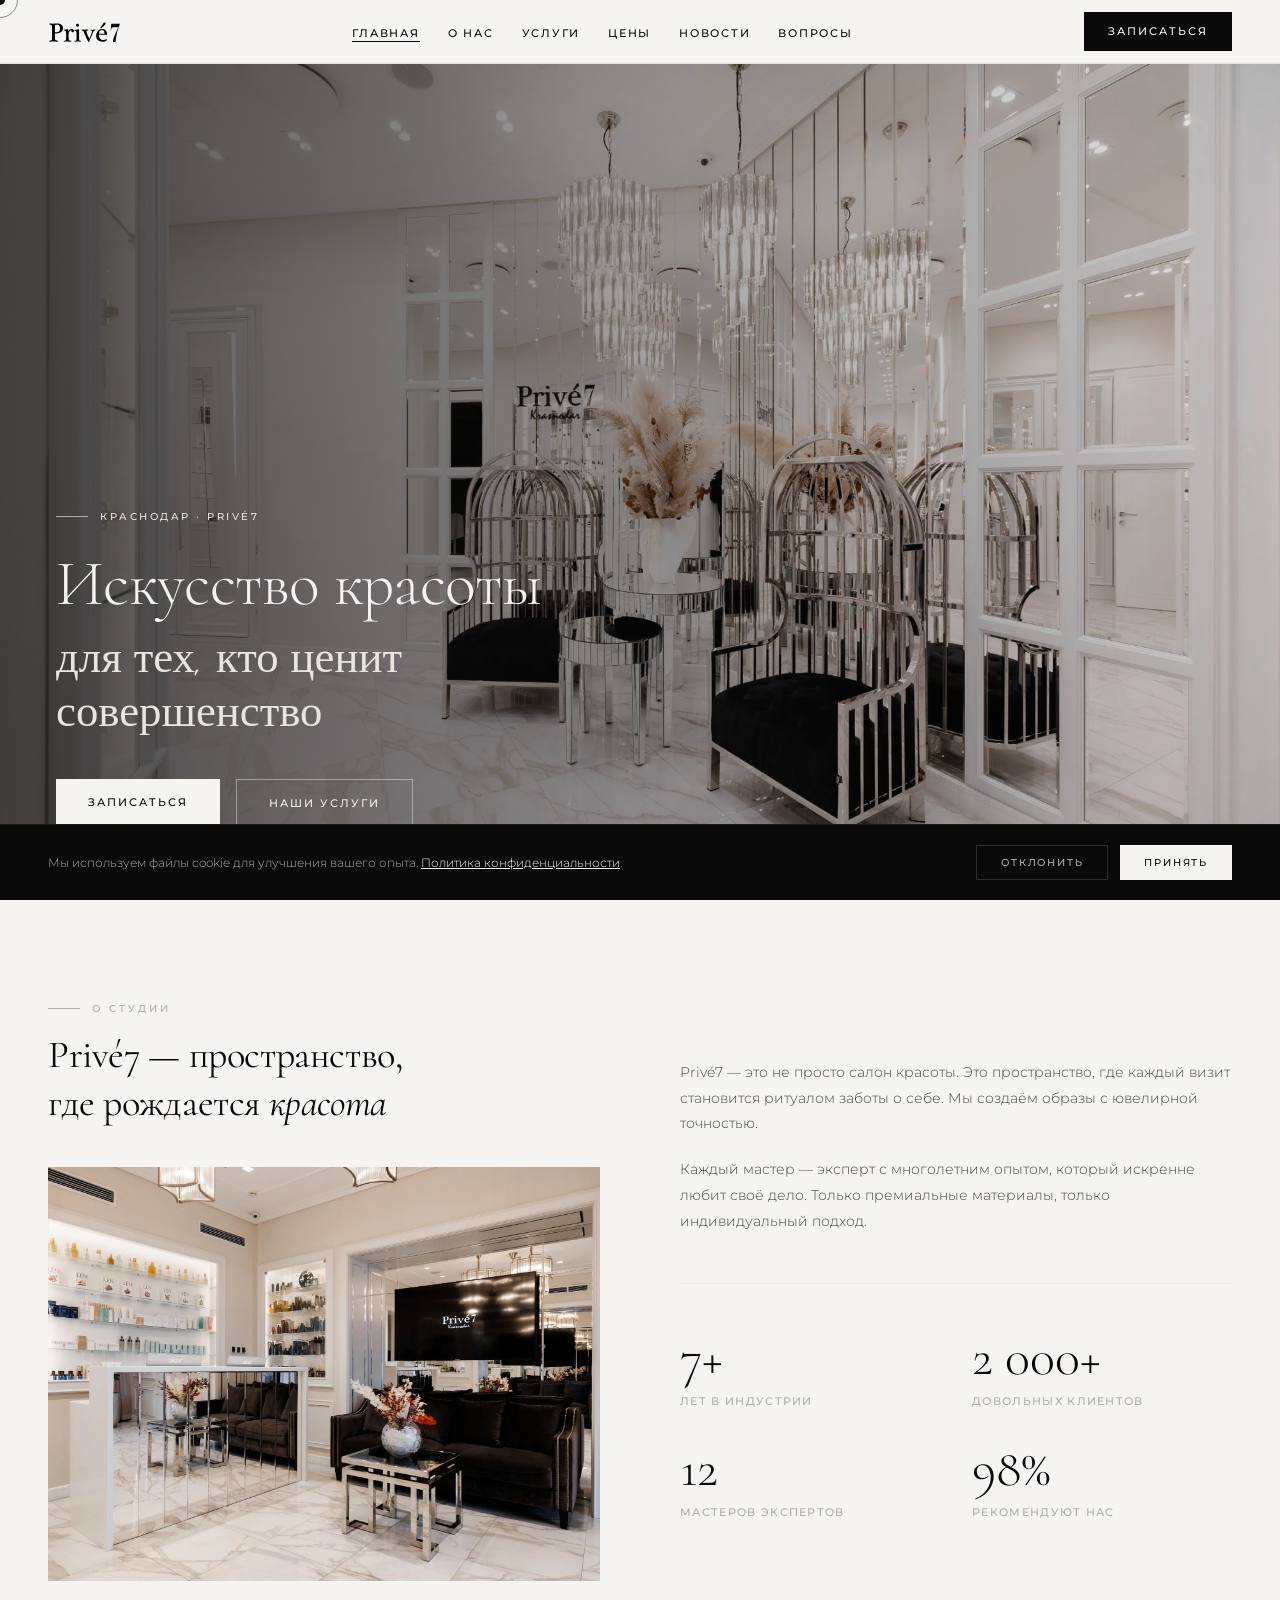
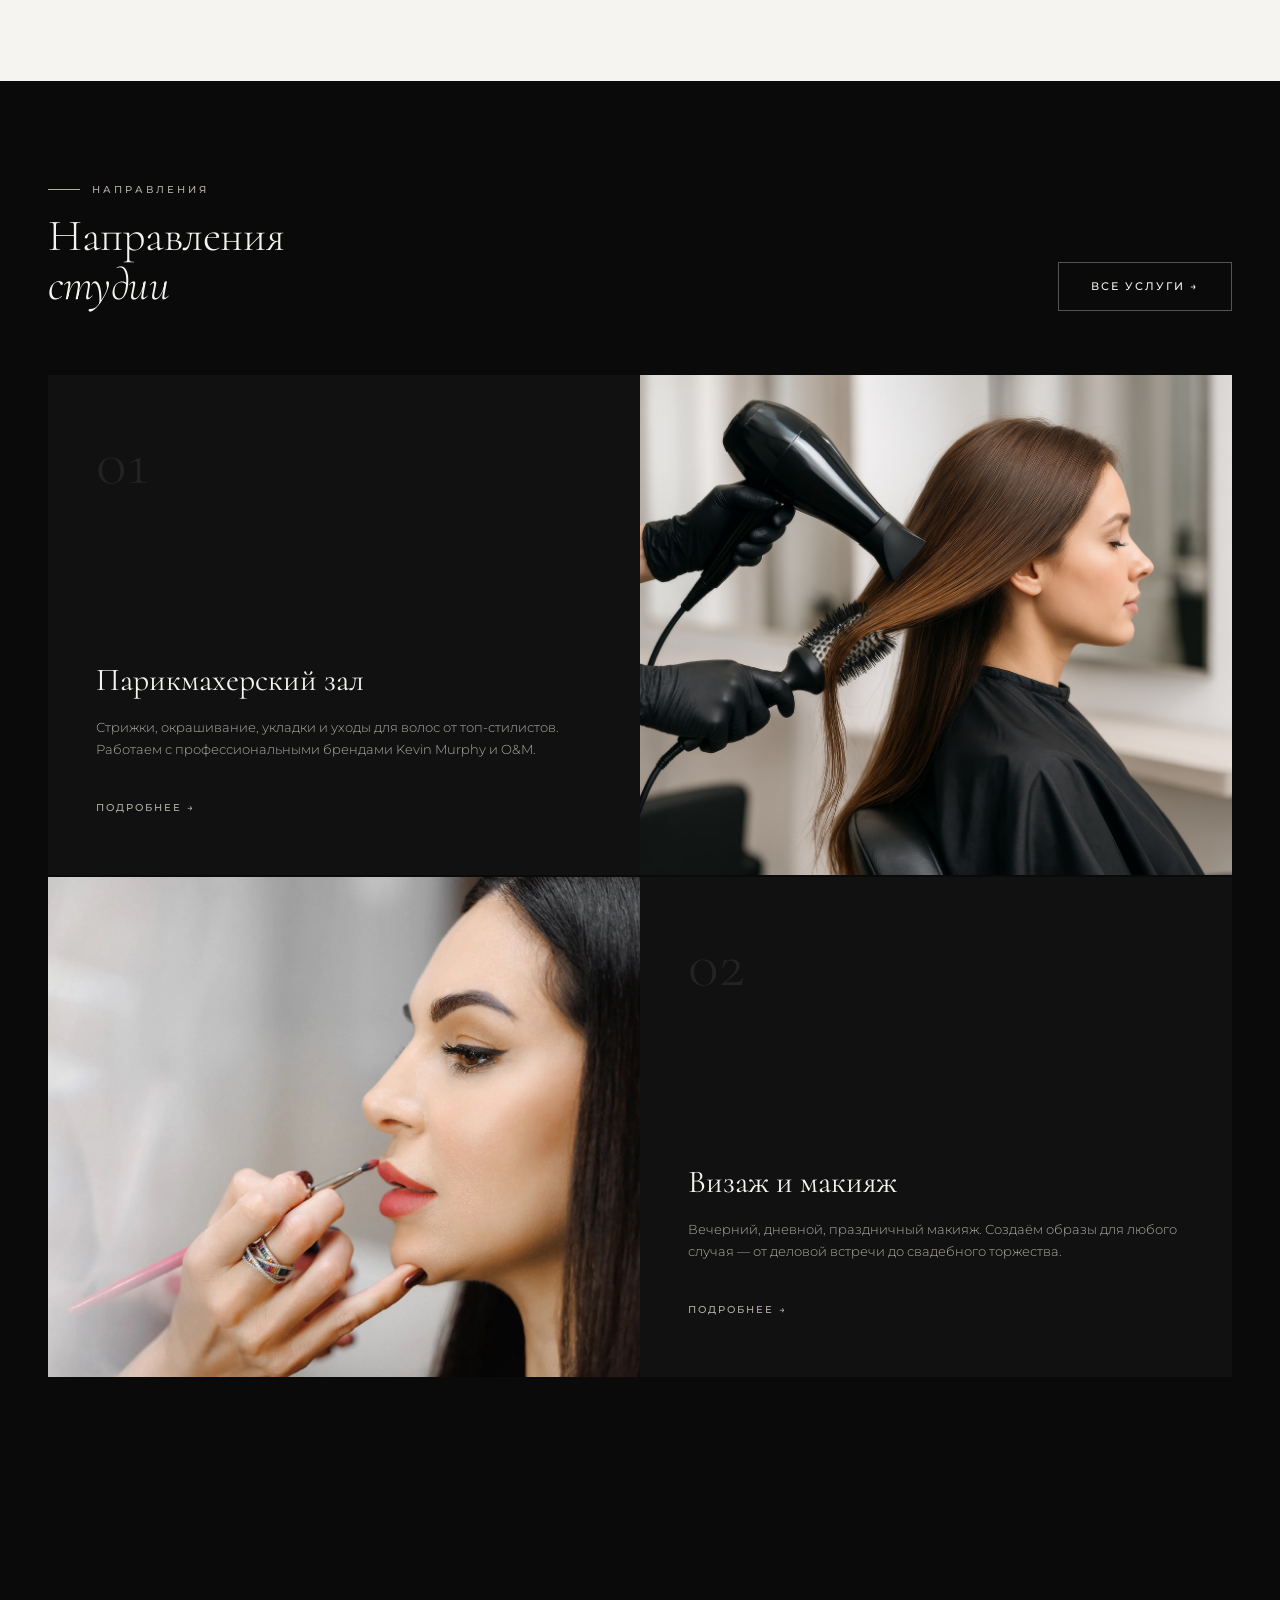
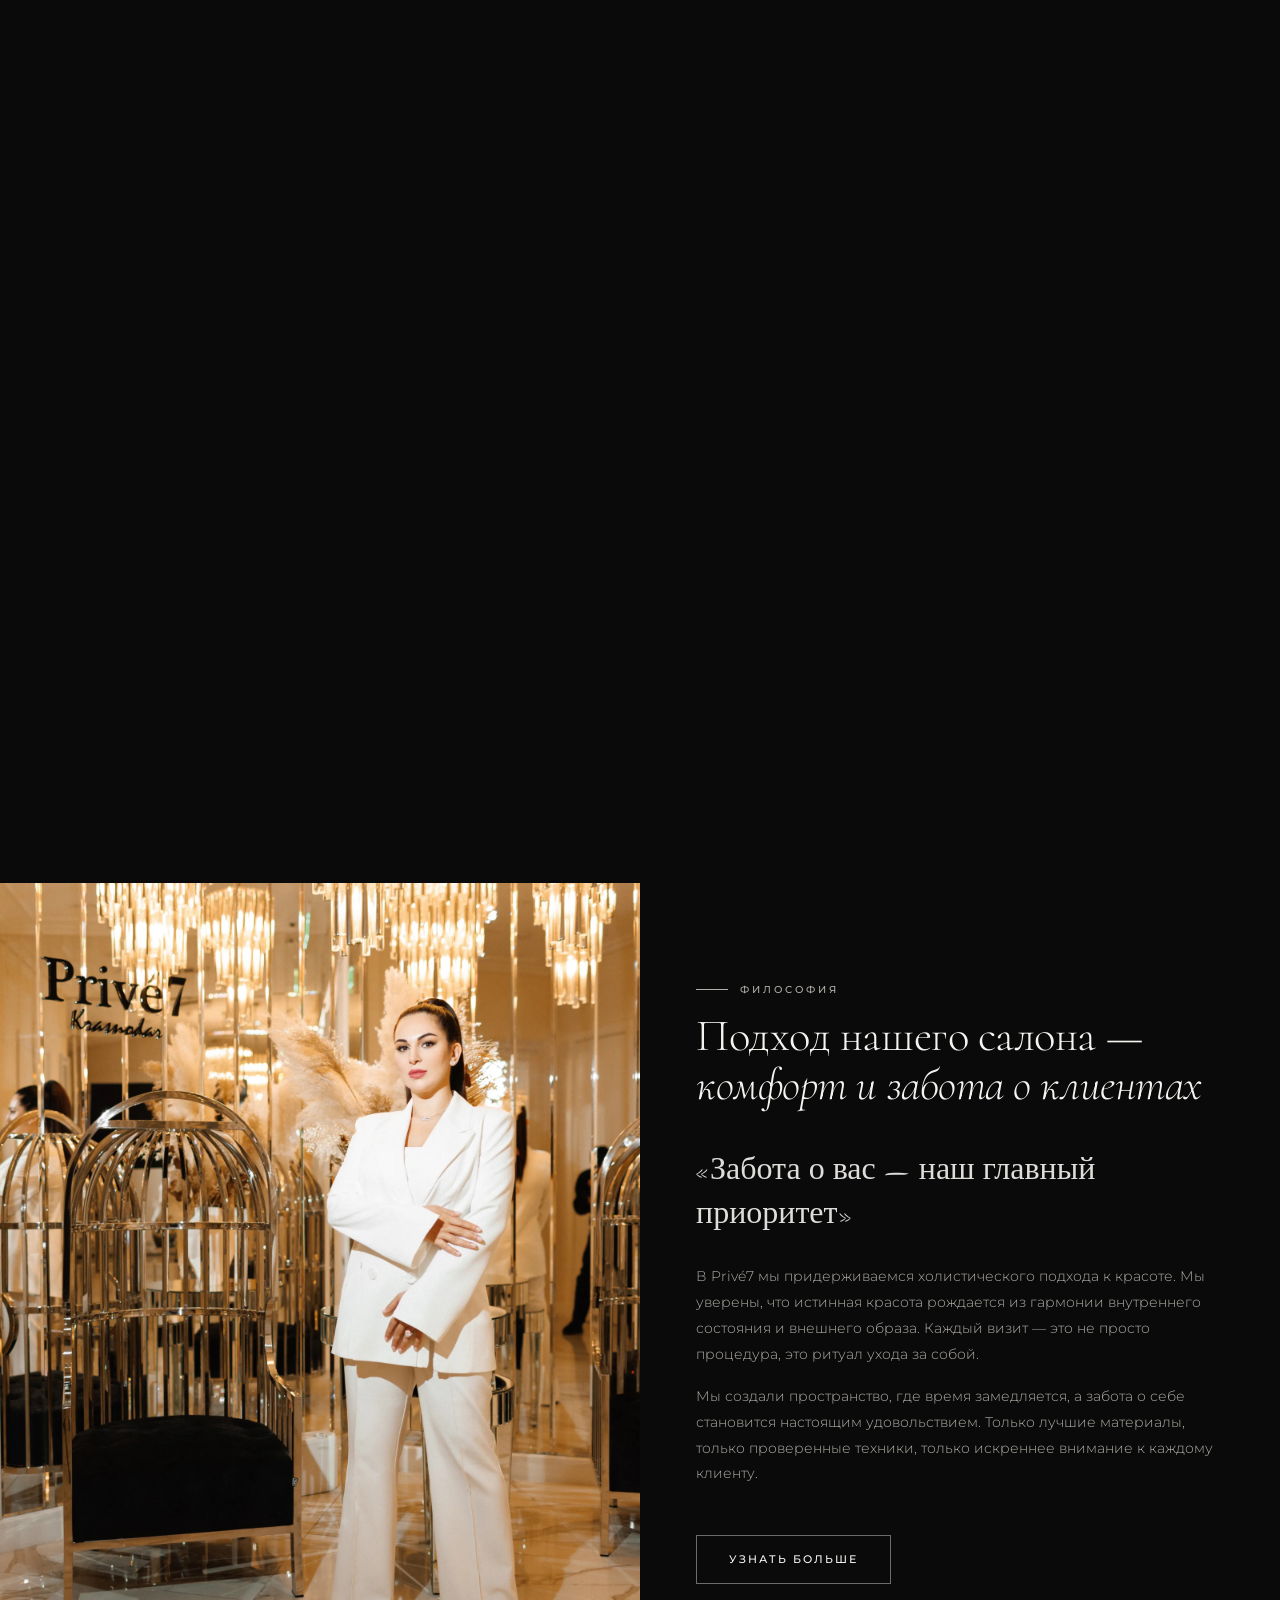
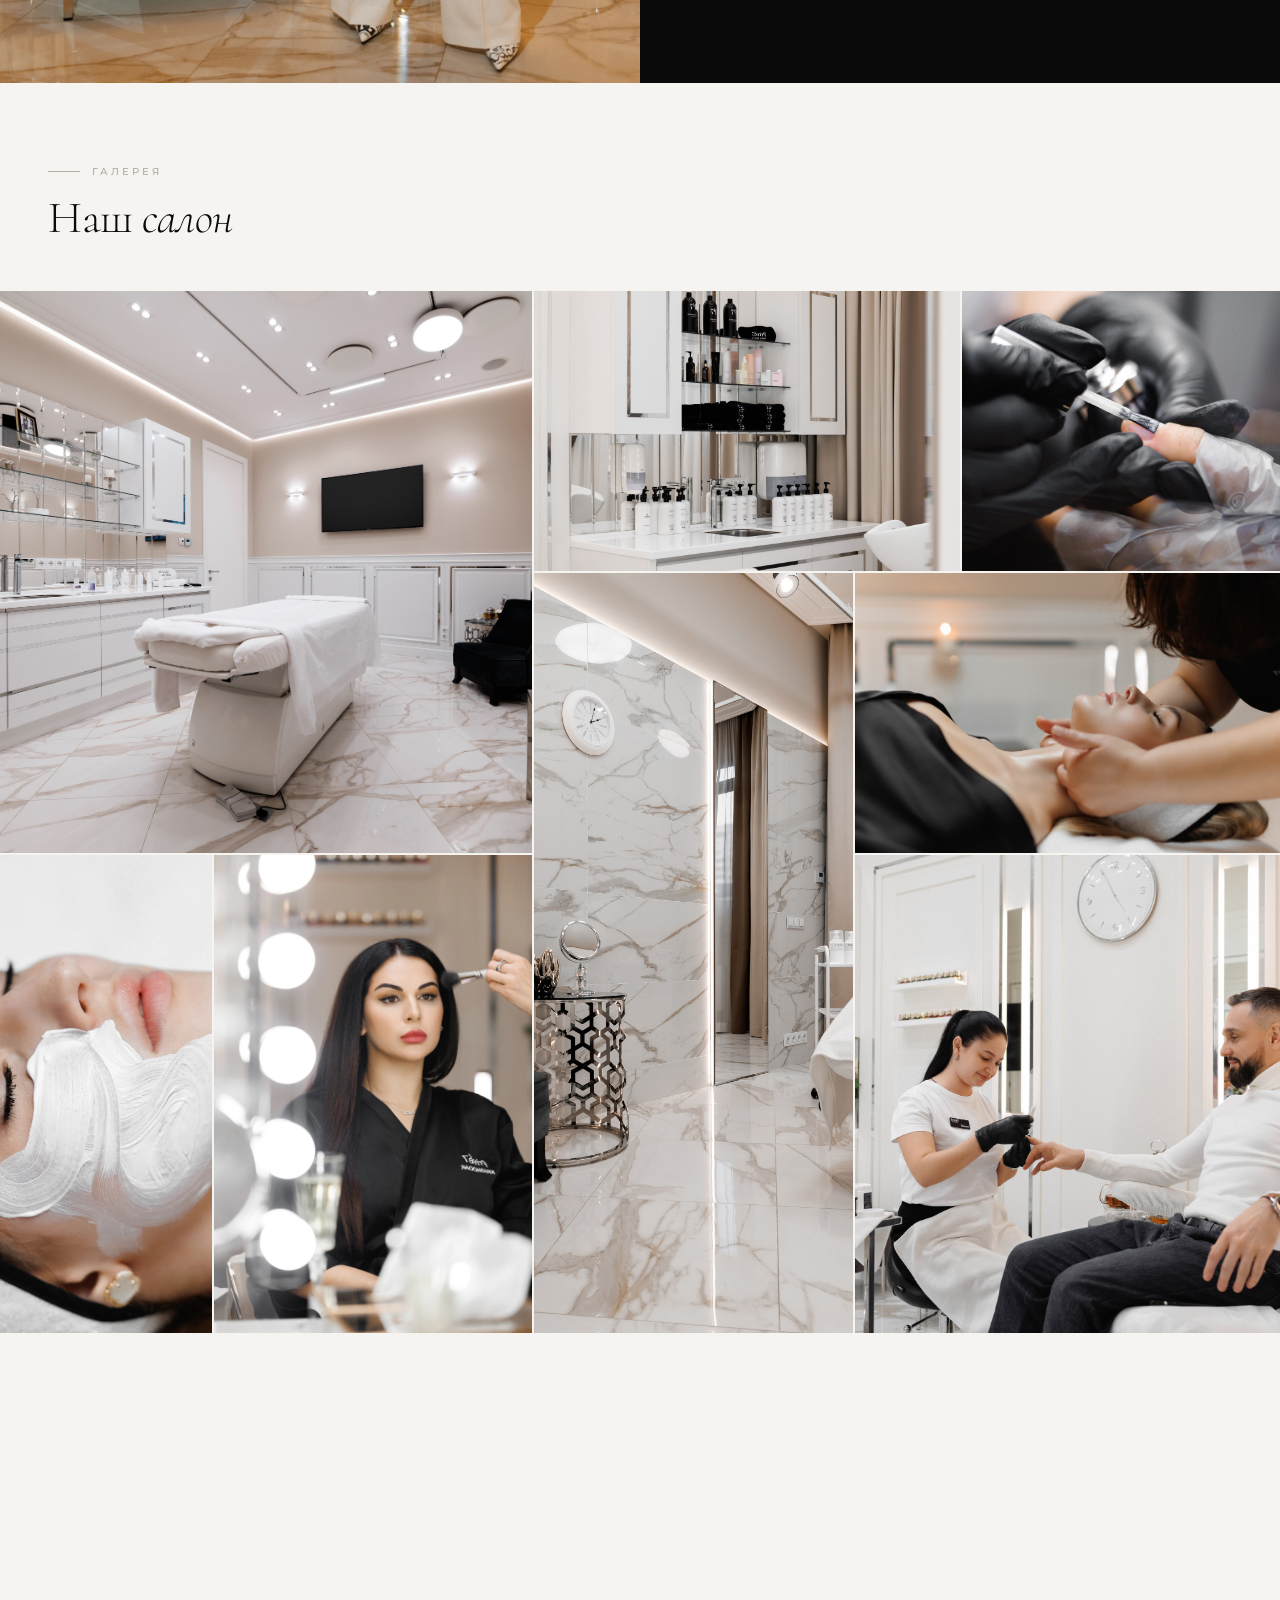
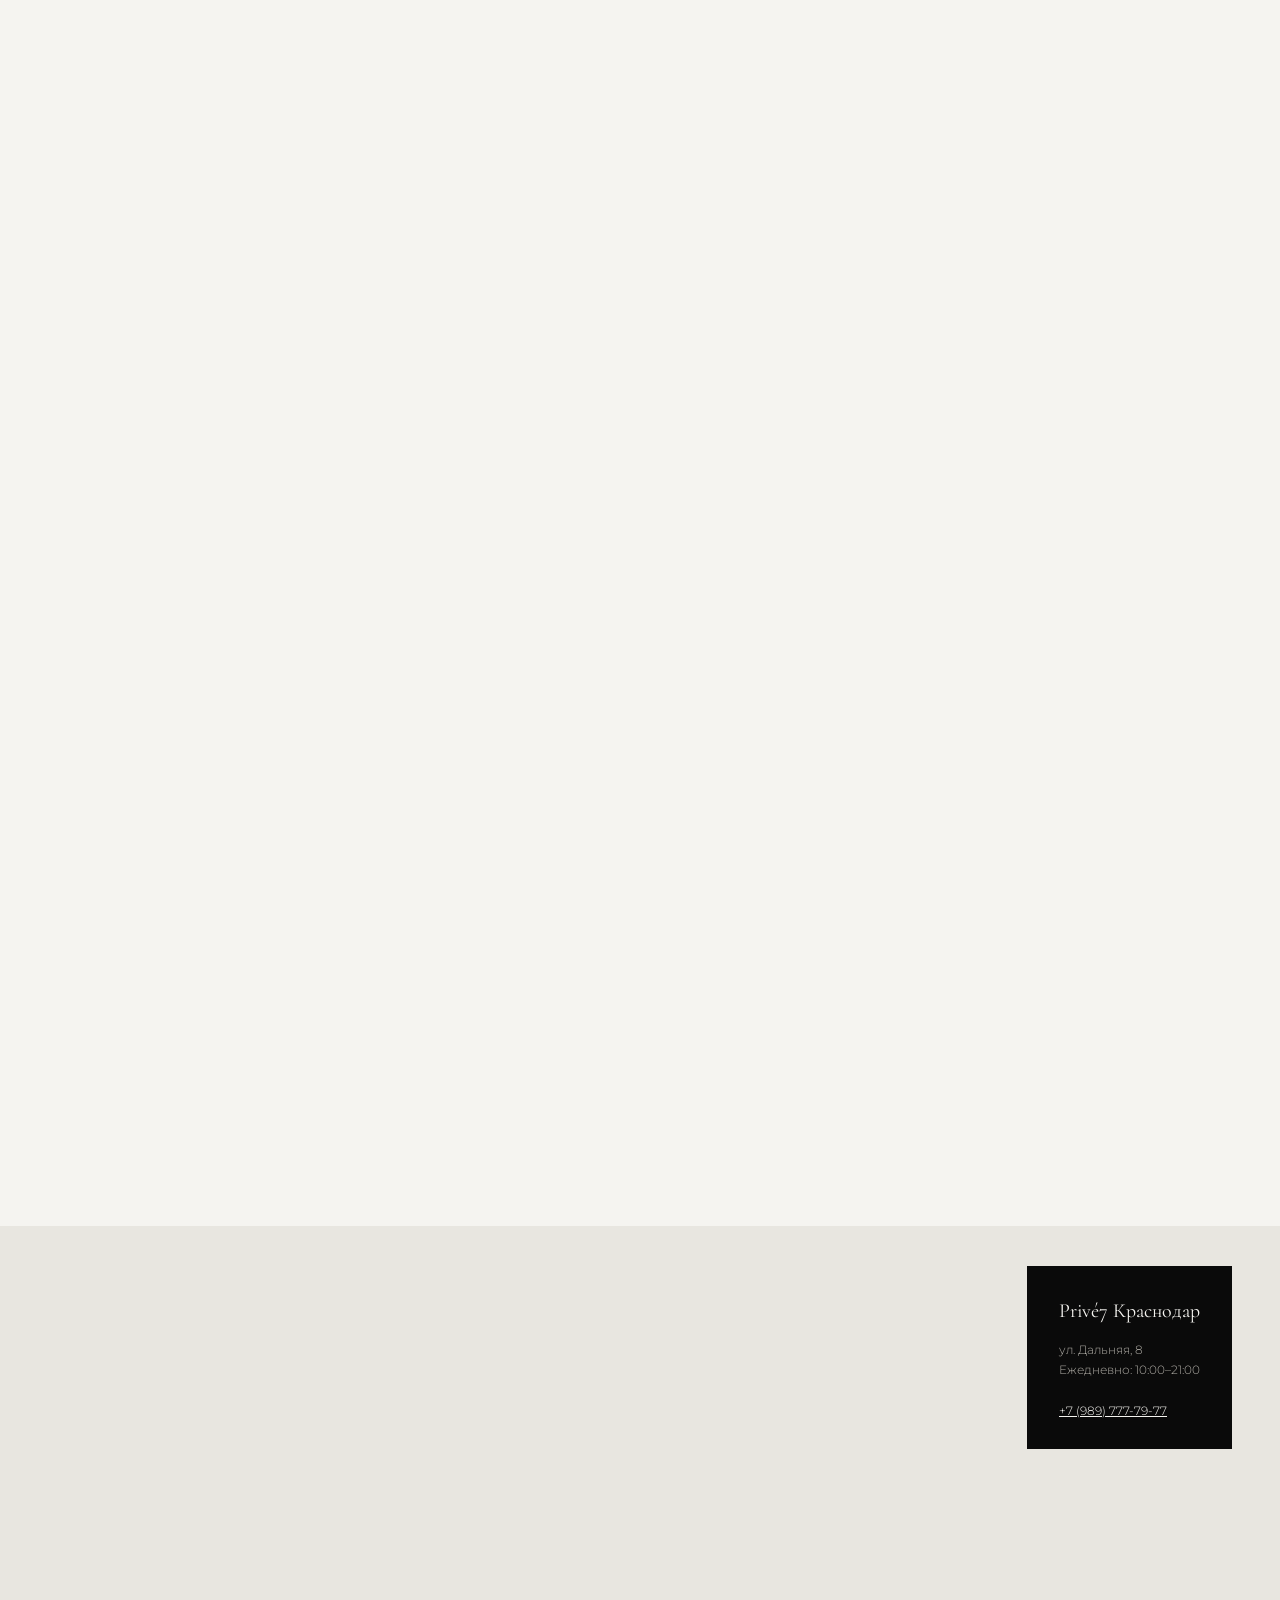
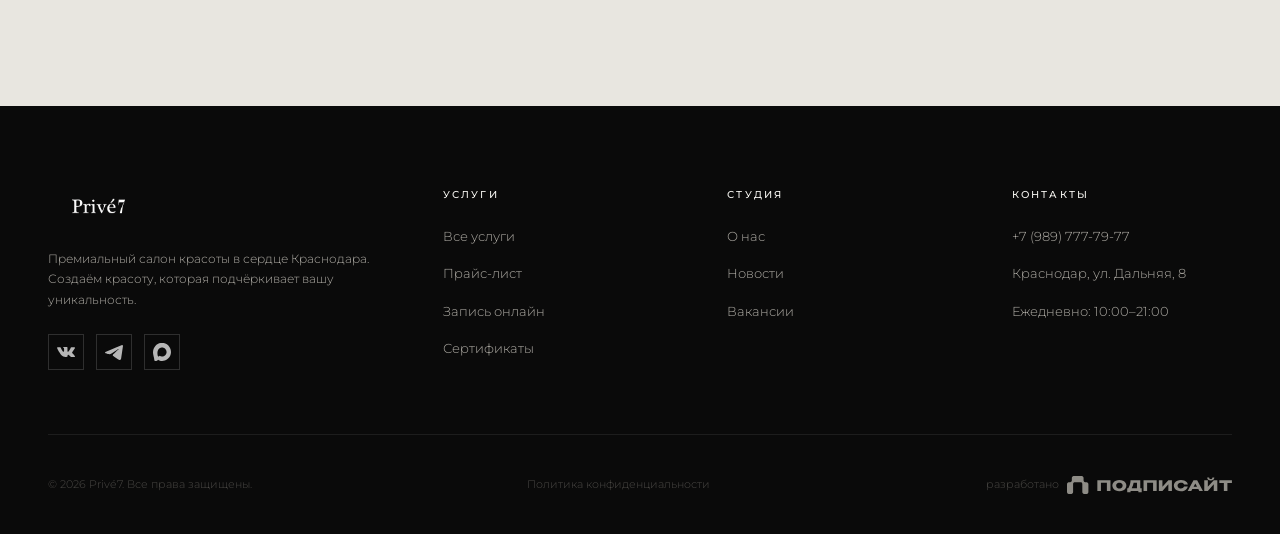
<file: index.html>
<!DOCTYPE html>
<html lang="ru">
<head>
<meta charset="UTF-8">
<meta name="viewport" content="width=device-width, initial-scale=1.0">
<title>Privé7 — Премиальный салон красоты в Краснодаре</title>
<link rel="preconnect" href="https://fonts.googleapis.com"><link rel="preconnect" href="https://fonts.gstatic.com" crossorigin><link href="https://fonts.googleapis.com/css2?family=Cormorant:ital,wght@0,300;0,400;0,500;0,600;1,300;1,400;1,500&family=Montserrat:wght@300;400;500;600&family=Dancing+Script:wght@400;500&display=swap" rel="stylesheet">
<link rel="stylesheet" href="styles/main.css">
<link rel="stylesheet" href="styles/index.css">
</head>
<body>
<div class="cursor" id="cursor"></div>
<div class="cursor-follower" id="cursorFollower"></div>
<div class="cookie-banner" id="cookieBanner">
  <p class="cookie-text">Мы используем файлы cookie для улучшения вашего опыта. <a href="#" onclick="openPrivacy(event)">Политика конфиденциальности</a>.</p>
  <div class="cookie-actions">
    <button class="cookie-decline" onclick="declineCookies()">Отклонить</button>
    <button class="cookie-accept" onclick="acceptCookies()">Принять</button>
  </div>
</div>
<nav id="navbar">
  <a href="index.html" class="nav-logo-link"><img src="assets/icons/logo_black.svg" alt="Privé7" class="nav-logo-img"/></a>
  <ul class="nav-links"><li><a href="index.html" class="active">Главная</a></li><li><a href="about.html">О нас</a></li><li><a href="services.html">Услуги</a></li><li style="display:none"><a href="masters.html">Мастера</a></li><li><a href="https://prive7.shop">Цены</a></li><li><a href="news.html">Новости</a></li><li><a href="index.html#faq">Вопросы</a></li></ul>
  <a href="#booking" class="nav-cta">Записаться</a>
  <div class="mobile-toggle" id="mobileToggle"><span></span><span></span><span></span></div>
</nav>
<div class="mobile-menu" id="mobileMenu">
  <ul class="mobile-menu-links"><li><a href="index.html" class="active">Главная</a></li><li><a href="about.html">О нас</a></li><li><a href="services.html">Услуги</a></li><li style="display:none"><a href="masters.html">Мастера</a></li><li><a href="https://prive7.shop">Цены</a></li><li><a href="news.html">Новости</a></li><li><a href="index.html#faq">Вопросы</a></li></ul>
  <div class="mobile-menu-bottom">
    <a href="#booking" class="mobile-menu-cta">Записаться</a>
    <div class="mobile-menu-contact"><a href="tel:+79897777977">+7 (989) 777-79-77</a>Краснодар, ул. Дальняя, 8<br>Ежедневно: 10:00–21:00</div>
  </div>
</div>

<section class="hero">
  <img class="hero-bg" src="assets/images/p04.png" alt="Privé7"/>
  <div class="hero-overlay"></div>
  <div class="hero-left">
    <div class="hero-tag">Краснодар · Privé7</div>
    <h1 class="hero-h1">Искусство красоты</h1>
    <div class="hero-accent">для тех, кто ценит совершенство</div>
    <div class="hero-btns">
      <a href="#booking" class="btn-primary">Записаться</a>
      <a href="services.html" class="btn-outline">Наши услуги</a>
    </div>
  </div>
</section>

<section class="intro">
  <div class="fade-up">
    <div class="section-label">О студии</div>
    <h2 class="intro-heading">Privé7 — пространство,<br>где рождается <em style="font-style:italic;font-family:'Cormorant',serif;">красота</em></h2>
    <div class="intro-img-wrap">
      <img src="assets/images/n07.png" alt=""/>
    </div>
  </div>
  <div class="fade-up" style="transition-delay:.15s">
    <p class="intro-text">Privé7 — это не просто салон красоты. Это пространство, где каждый визит становится ритуалом заботы о себе. Мы создаём образы с ювелирной точностью.</p>
    <p class="intro-text">Каждый мастер — эксперт с многолетним опытом, который искренне любит своё дело. Только премиальные материалы, только индивидуальный подход.</p>
    <div class="intro-stats">
      <div><div class="stat-num" data-count="7" data-suffix="+">7+</div><div class="stat-label">Лет в индустрии</div></div>
      <div><div class="stat-num" data-count="2000" data-suffix="+">2000+</div><div class="stat-label">Довольных клиентов</div></div>
      <div><div class="stat-num" data-count="12">12</div><div class="stat-label">Мастеров экспертов</div></div>
      <div><div class="stat-num" data-count="98" data-suffix="%">98%</div><div class="stat-label">Рекомендуют нас</div></div>
    </div>
  </div>
</section>

<section class="services">
  <div class="services-header fade-up">
    <div>
      <div class="section-label light">Направления</div>
      <h2 class="section-heading light">Направления<br><em style="font-style:italic;font-family:'Cormorant',serif;">студии</em></h2>
    </div>
    <a href="services.html" class="btn-outline-light">Все услуги →</a>
  </div>
  <div class="services-list">
    <div class="service-row fade-up">
      <div class="service-content">
        <div class="service-num">01</div>
        <div>
          <div class="service-title">Парикмахерский зал</div>
          <p class="service-desc">Стрижки, окрашивание, укладки и уходы для волос от топ-стилистов. Работаем с профессиональными брендами Kevin Murphy и O&M.</p>
          <a href="services.html" class="service-link">Подробнее →</a>
        </div>
      </div>
      <div class="service-image"><img src="assets/images/hairdresser-room.jpg" alt=""/></div>
    </div>
    <div class="service-row reverse fade-up">
      <div class="service-content">
        <div class="service-num">02</div>
        <div>
          <div class="service-title">Визаж и макияж</div>
          <p class="service-desc">Вечерний, дневной, праздничный макияж. Создаём образы для любого случая — от деловой встречи до свадебного торжества.</p>
          <a href="services.html" class="service-link">Подробнее →</a>
        </div>
      </div>
      <div class="service-image"><img src="assets/images/n03.png" alt=""/></div>
    </div>
    <div class="service-row fade-up">
      <div class="service-content">
        <div class="service-num">03</div>
        <div>
          <div class="service-title">Косметология</div>
          <p class="service-desc">Эстетическая, аппаратная и инъекционная косметология. SMAS-лифтинг, HydraFacial, Termage, уходы Margy's и QMS.</p>
          <a href="services.html" class="service-link">Подробнее →</a>
        </div>
      </div>
      <div class="service-image"><img src="assets/images/n05.png" alt=""/></div>
    </div>
    <div class="service-row reverse fade-up">
      <div class="service-content">
        <div class="service-num">04</div>
        <div>
          <div class="service-title">Ногтевой сервис</div>
          <p class="service-desc">Маникюр, педикюр, покрытие и уход. Только безопасные материалы, только идеальный результат.</p>
          <a href="services.html" class="service-link">Подробнее →</a>
        </div>
      </div>
      <div class="service-image"><img src="assets/images/p14.png" alt=""/></div>
    </div>
  </div>
</section>

<section class="philosophy">
  <div class="philosophy-image"><img src="assets/images/p05.png" alt=""/></div>
  <div class="philosophy-content fade-up">
    <div class="section-label light">Философия</div>
    <h2 class="section-heading light" style="margin-bottom:16px">Подход нашего салона —<br><em style="font-style:italic;font-family:'Cormorant',serif;">комфорт и забота о клиентах</em></h2>
    <div class="philosophy-quote">«Забота о вас — наш главный приоритет»</div>
    <p class="philosophy-text">В Privé7 мы придерживаемся холистического подхода к красоте. Мы уверены, что истинная красота рождается из гармонии внутреннего состояния и внешнего образа. Каждый визит — это не просто процедура, это ритуал ухода за собой.</p>
    <p class="philosophy-text">Мы создали пространство, где время замедляется, а забота о себе становится настоящим удовольствием. Только лучшие материалы, только проверенные техники, только искреннее внимание к каждому клиенту.</p>
    <div style="margin-top:32px"><a href="about.html" class="btn-outline">Узнать больше</a></div>
  </div>
</section>

<!-- TO RESTORE: remove style="display:none" from section.masters -->
<section class="masters" style="display:none">
  <div class="masters-header fade-up">
    <div>
      <div class="section-label">Команда</div>
      <h2 class="section-heading">Наши<br><em style="font-style:italic;font-family:'Cormorant',serif;">специалисты</em></h2>
      <p style="font-size:14px;color:var(--gray-dark);font-weight:300;line-height:1.75;margin-top:16px;max-width:540px">Мы гордимся своей командой профессионалов. Каждый мастер — это эксперт с многолетним опытом, участник международных конкурсов и постоянный ученик в своём деле.</p>
    </div>
    <a href="masters.html" class="btn-dark" style="display:none">Все мастера</a>
  </div>
  <div class="masters-grid">
    <div class="master-card fade-up"><img class="master-photo" src="assets/images/p12.png" alt=""/><div class="master-overlay"><div class="master-role">Визажист</div><div class="master-name">Анна Морозова</div></div></div>
    <div class="master-card fade-up" style="transition-delay:.08s"><img class="master-photo" src="assets/images/n04.png" alt=""/><div class="master-overlay"><div class="master-role">Стилист</div><div class="master-name">Мария Светлова</div></div></div>
    <div class="master-card fade-up" style="transition-delay:.16s"><img class="master-photo" src="assets/images/n05.png" alt=""/><div class="master-overlay"><div class="master-role">Косметолог</div><div class="master-name">Ксения Белова</div></div></div>
    <div class="master-card fade-up" style="transition-delay:.24s"><img class="master-photo" src="assets/images/p15.png" alt=""/><div class="master-overlay"><div class="master-role">Барбер</div><div class="master-name">Алексей Дмитриев</div></div></div>
  </div>
</section>

<section class="gallery">
  <div style="padding:0 48px 48px">
    <div class="section-label fade-up">Галерея</div>
    <h2 class="section-heading fade-up">Наш <em style="font-style:italic;font-family:'Cormorant',serif;">салон</em></h2>
  </div>
  <div class="gallery-grid">
    <div class="gallery-item g1"><img src="assets/images/our-salon.jpg" alt=""/></div>
    <div class="gallery-item g2"><img src="assets/images/our-salon-2.jpg" alt=""/></div>
    <div class="gallery-item g3"><img src="assets/images/p14.png" alt=""/></div>
    <div class="gallery-item g4"><img src="assets/images/our-salon-3.jpg" alt=""/></div>
    <div class="gallery-item g5"><img src="assets/images/our-salon-4.jpg" alt=""/></div>
    <div class="gallery-item g6"><img src="assets/images/n05.png" alt=""/></div>
    <div class="gallery-item g7"><img src="assets/images/p12.png" alt=""/></div>
    <div class="gallery-item g8"><img src="assets/images/our-salon-5.jpg" alt=""/></div>
  </div>
</section>

<section class="reviews">
  <div class="section-label fade-up">Отзывы</div>
  <h2 class="section-heading fade-up">Что говорят<br><em style="font-style:italic;font-family:'Cormorant',serif;">клиенты</em></h2>
  <div class="reviews-grid">
    <div class="review-card fade-up">
      <div class="review-stars">★★★★★</div>
      <p class="review-text">«Невероятный салон. Давно искала мастера, который понимает с полуслова — нашла здесь. Результат превзошёл все ожидания.»</p>
      <div class="review-author">Анастасия К.</div>
      <div class="review-service">Окрашивание, укладка</div>
    </div>
    <div class="review-card featured fade-up" style="transition-delay:.1s">
      <div class="review-stars">★★★★★</div>
      <p class="review-text">«Лучший салон Краснодара без преувеличений. Атмосфера, сервис, качество — всё на высшем уровне. Хожу сюда уже 2 года.»</p>
      <div class="review-author">Екатерина В.</div>
      <div class="review-service">Косметология, маникюр</div>
    </div>
    <div class="review-card fade-up" style="transition-delay:.2s">
      <div class="review-stars">★★★★★</div>
      <p class="review-text">«Записалась на свадебный макияж — осталась в полном восторге. Профессионализм мастеров на уровне Москвы, а может и выше.»</p>
      <div class="review-author">Виктория М.</div>
      <div class="review-service">Свадебный макияж</div>
    </div>
  </div>
</section>

<section class="news">
  <div class="news-header fade-up">
    <div>
      <div class="section-label light">Актуально</div>
      <h2 class="section-heading light">Новости<br><em style="font-style:italic;font-family:'Cormorant',serif;">и события</em></h2>
    </div>
    <a href="news.html" class="btn-outline-light">Все новости →</a>
  </div>
  <div class="news-grid">
    <a href="article.html" class="news-card fade-up">
      <div class="news-image"><img src="assets/images/article1.jpg" alt=""/></div>
      <div class="news-body"><div class="news-date">12 марта 2025</div><div class="news-title">Весенние тренды окрашивания 2025</div><div class="news-excerpt">Открываем сезон яркими переходами и натуральными оттенками.</div></div>
    </a>
    <a href="article.html" class="news-card fade-up" style="transition-delay:.08s">
      <div class="news-image"><img src="assets/images/article2.jpg" alt=""/></div>
      <div class="news-body"><div class="news-date">28 февраля 2025</div><div class="news-title">Новая линейка уходовой косметики</div><div class="news-excerpt">Встречаем премиальные бренды Margy's и QMS в нашем меню.</div></div>
    </a>
    <a href="article.html" class="news-card fade-up" style="transition-delay:.16s">
      <div class="news-image"><img src="assets/images/article3.jpg" alt=""/></div>
      <div class="news-body"><div class="news-date">15 февраля 2025</div><div class="news-title">Запуск программы лояльности</div><div class="news-excerpt">Бонусы, приоритетная запись и эксклюзивные предложения для постоянных клиентов.</div></div>
    </a>
  </div>
</section>

<section class="faq" id="faq">
  <div class="section-label fade-up">Вопросы</div>
  <h2 class="section-heading fade-up">Часто задаваемые<br><em style="font-style:italic;font-family:'Cormorant',serif;">вопросы</em></h2>
  <div class="faq-list fade-up" style="transition-delay:.1s">
    <div class="faq-item"><div class="faq-question" onclick="toggleFaq(this)">Как записаться на услугу?<span class="faq-arrow">›</span></div><div class="faq-answer">Вы можете записаться через форму на сайте, позвонить по телефону +7 (989) 777-79-77 или написать нам в мессенджер. Работаем ежедневно с 10:00 до 21:00.</div></div>
    <div class="faq-item"><div class="faq-question" onclick="toggleFaq(this)">Нужна ли предоплата?<span class="faq-arrow">›</span></div><div class="faq-answer">Предоплата не требуется для стандартных услуг. Для некоторых процедур (свадебный макияж, сложное окрашивание) возможно бронирование с небольшим депозитом.</div></div>
    <div class="faq-item"><div class="faq-question" onclick="toggleFaq(this)">Как отменить или перенести запись?<span class="faq-arrow">›</span></div><div class="faq-answer">Пожалуйста, сообщите нам об отмене или переносе не менее чем за 2 часа до визита. Позвоните по телефону или напишите в мессенджер.</div></div>
    <div class="faq-item"><div class="faq-question" onclick="toggleFaq(this)">Есть ли парковка рядом с салоном?<span class="faq-arrow">›</span></div><div class="faq-answer">Да, рядом с нашим салоном по адресу ул. Дальняя, 8 есть удобная бесплатная парковка. Также доступен общественный транспорт.</div></div>
    <div class="faq-item"><div class="faq-question" onclick="toggleFaq(this)">Работаете ли вы с детьми?<span class="faq-arrow">›</span></div><div class="faq-answer">Да, мы принимаем юных клиентов. Для детских стрижек и укладок просим записываться заранее, чтобы выделить достаточно времени.</div></div>
  </div>
</section>

<section class="booking" id="booking">
  <div class="booking-left fade-up">
    <div class="section-label">Запись</div>
    <h2 class="booking-h">Запишитесь<br><em>прямо сейчас</em></h2>
    <p class="booking-intro">Оставьте заявку — администратор свяжется с вами для подтверждения в течение 30 минут.</p>
    <div class="contact-details">
      <div class="contact-item"><div class="contact-icon">✆</div><div><div class="contact-label">Телефон</div><div class="contact-value"><a href="tel:+79897777977">+7 (989) 777-79-77</a></div></div></div>
      <div class="contact-item"><div class="contact-icon">⊙</div><div><div class="contact-label">Адрес</div><div class="contact-value">Краснодар, ул. Дальняя, 8</div></div></div>
      <div class="contact-item"><div class="contact-icon">◷</div><div><div class="contact-label">График</div><div class="contact-value">Ежедневно: 10:00–21:00</div></div></div>
    </div>
  </div>
  <div class="fade-up" style="transition-delay:.15s">
    <div class="form-row">
      <div class="form-group"><label class="form-label">Имя</label><input class="form-input" type="text" placeholder="Ваше имя"/></div>
      <div class="form-group"><label class="form-label">Телефон</label><input class="form-input" type="tel" placeholder="+7 (___) ___-__-__"/></div>
    </div>
    <div class="form-group"><label class="form-label">Услуга</label>
      <select class="form-select"><option value="" disabled selected>Выберите услугу</option>
        <option>Макияж</option><option>Парикмахерский зал</option><option>Ногтевой сервис</option>
        <option>Брови и ресницы</option><option>Лазерная эпиляция</option>
        <option>Аппаратная косметология</option><option>Эстетическая косметология</option>
        <option>Инъекционная косметология</option><option>Тело</option>
      </select>
    </div>
    <div class="form-row">
      <div class="form-group"><label class="form-label">Дата</label><input class="form-input" type="date"/></div>
      <div class="form-group"><label class="form-label">Время</label>
        <select class="form-select"><option value="" disabled selected>Время</option>
          <option>10:00</option><option>11:00</option><option>12:00</option><option>13:00</option>
          <option>14:00</option><option>15:00</option><option>16:00</option><option>17:00</option>
          <option>18:00</option><option>19:00</option><option>20:00</option>
        </select>
      </div>
    </div>
    <div class="form-group"><label class="form-label">Пожелания</label><textarea class="form-textarea" placeholder="Опишите пожелания..."></textarea></div>
    <button class="form-submit" onclick="submitForm(this)">Отправить заявку</button>
    <p class="form-note">Нажимая кнопку, вы соглашаетесь с <a href="#" onclick="openPrivacy(event)">политикой конфиденциальности</a>.</p>
  </div>
</section>

<div class="map-section">
  <iframe src="https://maps.google.com/maps?q=Краснодар,+ул.+Дальняя,+8&z=16&output=embed" allowfullscreen loading="lazy"></iframe>
  <div class="map-overlay">
    <div class="map-overlay-title">Privé7 Краснодар</div>
    <div class="map-overlay-text">ул. Дальняя, 8<br>Ежедневно: 10:00–21:00<br><br><a href="tel:+79897777977" style="color:var(--white)">+7 (989) 777-79-77</a></div>
  </div>
</div>

<footer>
  <div class="footer-top">
    <div>
      <a href="index.html" class="footer-logo-link"><img src="assets/icons/logo_white.svg" alt="Privé7" class="footer-logo-img"/></a>
      <p class="footer-tagline">Премиальный салон красоты в сердце Краснодара. Создаём красоту, которая подчёркивает вашу уникальность.</p>
      <div class="footer-social">
        <a href="#" class="social-link"><img src="assets/icons/vk.svg" alt="VK"/></a>
        <a href="#" class="social-link"><img src="assets/icons/tg.svg" alt="TG"/></a>
        <a href="#" class="social-link"><img src="assets/icons/max.svg" alt="MAX"/></a>
      </div>
    </div>
    <div>
      <div class="footer-col-title">Услуги</div>
      <ul class="footer-links">
        <li><a href="services.html">Все услуги</a></li>
        <li><a href="https://prive7.shop" target="_blank">Прайс-лист</a></li>
        <li><a href="index.html#booking">Запись онлайн</a></li>
        <li><a href="#" onclick="openCert(event)">Сертификаты</a></li>
      </ul>
    </div>
    <div>
      <div class="footer-col-title">Студия</div>
      <ul class="footer-links">
        <li><a href="about.html">О нас</a></li>
        <li style="display:none"><a href="masters.html">Мастера</a></li>
        <li><a href="news.html">Новости</a></li>
        <li><a href="about.html#join">Вакансии</a></li>
      </ul>
    </div>
    <div>
      <div class="footer-col-title">Контакты</div>
      <ul class="footer-links">
        <li><a href="tel:+79897777977">+7 (989) 777-79-77</a></li>
        <li><a href="https://yandex.com/maps/org/prive_7/147616015872/?ll=38.961785%2C45.061272&z=16.74" target="_blank">Краснодар, ул. Дальняя, 8</a></li>
        <li><a href="#">Ежедневно: 10:00–21:00</a></li>
      </ul>
    </div>
  </div>
  <div class="footer-bottom">
    <div class="footer-copy">© 2026 Privé7. Все права защищены.</div>
    <div class="footer-legal">
      <a href="#" onclick="openPrivacy(event)">Политика конфиденциальности</a>
    </div>
    <div class="footer-dev">разработано <a href="https://podpisait.ru" target="_blank" class="footer-dev-link"><img src="assets/icons/podpisait.svg" alt="podpisait" class="footer-dev-logo"/></a></div>
  </div>
</footer>
<div id="privacyPopup"><div class="privacy-inner">
  <button class="privacy-close" onclick="closePrivacy()">×</button>
  <h2 class="privacy-h">Политика конфиденциальности</h2>
  <p class="privacy-date">Последнее обновление: 1 января 2025</p>
  <div class="privacy-body">
    <p><strong>1. ОБЩИЕ ПОЛОЖЕНИЯ</strong><br>1.1 Настоящая Политика конфиденциальности персональных данных клиентов и пользователей (далее также – «Субъект персональных данных») сервисов ООО «ПРИВЕ7» (далее также – «Политика») регулирует отношения, связанные с обработкой персональных данных, которые осуществляет ООО «ПРИВЕ7» (адрес: 119146, город Москва, Фрунзенская наб., д. 24, этаж/помещ. 1/1, ОГРН: 1137746312660, ИНН: 7701994480) (далее также – «Оператор») с использованием средств автоматизации, включая сайт в информационно-телекоммуникационной сети «Интернет» https://prive-7.ru/ (в том числе сайт https://www.yclients.com/, если переход на указанный сайт осуществлен через сайт https://prive-7.ru/, в том числе, но не ограничиваясь, https://n453474.yclients.com/, https://n379377.yclients.com/, https://n1360835.yclients.com/, https://n966899.yclients.com/, https://n409244.yclients.com/, https://b860090.yclients.com/ и https://n668277.yclients.com/) (далее также – «Сайт»).
<br>1.2 Настоящая Политика разработана в соответствии с Федеральным законом от 27.07.2006 № 152-ФЗ «О персональных данных». Обработка персональных данных осуществляется на территории Российской Федерации.
<br>1.3 Сайт может осуществлять обработку следующих персональных данных, а именно:
• данных, указанных самим Субъектом персональных данных на Сайте: фамилия; имя; отчество; контактный номер телефона; адрес электронной почты; сведения, полученные при автоматизированной обработке персональных данных;
• данных, которые автоматически передаются в процессе просмотра и при посещении страниц Сайта (cookie-файлы): URL страницы; реферер страницы; заголовок страницы; браузер и его версия; операционная система и ее версия; тип устройства; высота и ширина экрана; наличие cookie-файлов (включены, отключены или не поддерживаются); наличие JavaScript; часовой пояс; язык браузера; глубина цвета экрана; ширина и высота клиентской части окна браузера; пол и возраст посетителей; интересы посетителей; географические данные (страна, область, город, зона действия Генерального регламента о защите данных (General Data Protection Regulation, GDPR)); JavaScript-события (учет взаимодействий посетителя с Сайтом, в том числе использование на сайте методов JavaScript API, например, отправка формы, скроллинг страницы); параметры загрузки страницы (например, время до отрисовки и время ответа сервера); просмотр страницы; визит; переход по внешней ссылке; скачивание файла; отказ; время на сайте; глубина просмотра; правильность установления других cookie-файлов; сведения о том, включен ли у пользователя блокировщик рекламы; дата первого визита; клиентский идентификатор (Client ID), который определяет браузер, в котором посетитель просматривает Сайт.
<br>1.4 Любые платежи, которые обрабатываются третьими лицами на Сайте, регулируются политикой конфиденциальности этих третьих лиц.
<br>1.5 Оператор не осуществляет сбор и обработку персональных данных Субъекта персональных данных о его расовой, национальной принадлежности, политических взглядах, религиозных или философских убеждениях, частной жизни.
<br>1.6 Персональные данные Субъекта персональных данных относятся к конфиденциальной информации ограниченного доступа.
<br>1.7 Давая согласие на обработку персональных данных, Субъект персональных данных подтверждает, что является совершеннолетним.
<br>1.8 Решение о предоставлении своих персональных данных и согласие на их обработку дано своей волей и в своем интересе. Отказ от предоставления своих персональных данных влечет невозможность для Оператора надлежаще оказывать услуги.
<br>1.9 Оператор вправе время от времени по своему усмотрению вносить изменения в настоящую Политику и обязан уведомлять Субъекта персональных данных о существенных изменениях Политики. Существенность изменений определяется по усмотрению Оператора.</p>
    <p><strong>2. ТЕРМИНЫ И ОПРЕДЕЛЕНИЯ</strong><br>Для целей применения и толкования настоящей Политики используются определенные ниже основные термины (если в Политике прямо не указано иное). В тексте Политики эти термины могут быть указаны с большой или маленькой буквы в единственном или множественном числе, а также в виде сокращений.
Персональные данные – любая информация, относящаяся к прямо или косвенно определенному или определяемому физическому лицу (Субъекту персональных данных).
Обработка персональных данных – любое действие (операция) или совокупность действий (операций), совершаемых с использованием средств автоматизации или без использования таких средств с персональными данными, включая сбор, запись, систематизацию, накопление, хранение, уточнение (обновление, изменение), извлечение, использование, передачу (распространение, предоставление, доступ), обезличивание, блокирование, удаление, уничтожение персональных данных.
Автоматизированная обработка персональных данных – обработка персональных данных с помощью средств вычислительной техники.
Распространение персональных данных — действия, направленные на раскрытие персональных данных неопределенному кругу лиц.
Предоставление персональных данных – действия, направленные на раскрытие персональных данных определенному лицу или определенному кругу лиц.
Блокирование персональных данных – временное прекращение обработки персональных данных (за исключением случаев, если обработка необходима для уточнения персональных данных).
Уничтожение персональных данных – действия, в результате которых становится невозможным восстановить содержание персональных данных в информационной системе персональных данных и (или) в результате которых уничтожаются материальные носители персональных данных.
Обезличивание персональных данных – действия, в результате которых становится невозможным без использования дополнительной информации определить принадлежность персональных данных конкретному Субъекту персональных данных.
Информационная система персональных данных – совокупность содержащихся в базах данных персональных данных и обеспечивающих их обработку информационных технологий и технических средств.
Трансграничная передача персональных данных – передача персональных данных на территорию иностранного государства органу власти иностранного государства, иностранному физическому лицу или иностранному юридическому лицу.
Иные термины и определения, встречающиеся в настоящей Политике, подлежат толкованию в соответствии с положениями Федерального закона от 27.07.2006 № 152-ФЗ «О персональных данных».</p>
    <p><strong>3. ЦЕЛИ ОБРАБОТКИ ПЕРСОНАЛЬНЫХ ДАННЫХ</strong><br>
Оператор обрабатывает персональные данные Субъекта персональных данных в целях оказания услуг, указанных на Сайте, а также в следующих целях:
• заключение, изменение, расторжение договоров, исполнение обязательств по заключенным договорам, а также выполнение соответствующих требований, предусмотренных законодательством Российской Федерации;
• предоставление информации об оказываемых Оператором услугах, о разработке Оператором новых продуктов и услугах, информирование о предложениях по продуктам и услугам Оператора, проведение маркетинговых (рекламных) мероприятий;
• формирование статистической отчетности, анализ эффективности Сайта, предоставление доступа к Сайту, его содержанию, к функционалу сервиса, для администрирования Сайта;
• установление обратной связи, включая направление уведомлений и запросов, улучшение качества работы Сайта и его сервисов, удобства их использования и разработки новых сервисов и услуг;
• предоставление эффективной клиентской и технической поддержки при возникновении проблем, связанных с использованием Сайта.</p>
    <p><strong>4. УСЛОВИЯ ОБРАБОТКИ ПЕРСОНАЛЬНЫХ ДАННЫХ</strong><br>Обработка персональных данных осуществляется с соблюдением принципов и правил, предусмотренных законодательством Российской Федерации. Обработка персональных данных допускается в следующих случаях:
• обработка персональных данных осуществляется с согласия Субъекта персональных данных на обработку его персональных данных;
• обработка персональных данных необходима для исполнения договора, стороной которого либо выгодоприобретателем по которому является Субъект персональных данных, а также для заключения договора по инициативе Субъекта персональных данных или договора, по которому Субъект персональных данных будет являться выгодоприобретателем;
• обработка персональных данных необходима для осуществления прав и законных интересов Оператора, третьих лиц и публичных интересов в случаях и с ограничениями, предусмотренными законодательством Российской Федерации;
• обработка персональных данных осуществляется в отношении данных, подлежащих опубликованию или обязательному раскрытию в соответствии с законодательством Российской Федерации.
<br>4.2 Оператор вправе поручить обработку персональных данных третьему лицу с согласия Субъекта персональных данных, если иное не предусмотрено законодательством Российской Федерации, на основании заключаемого с этим лицом договора.
<br>4.3 В случае, если Оператор поручает обработку персональных данных третьему лицу, ответственность перед Субъектом персональных данных за действия указанного лица несет Оператор.
<br>4.4 Персональные данные Субъекта персональных данных, являющегося пользователем Сайта, обрабатываются исключительно с использованием средств автоматизации.
<br>4.5 Обработка персональных данных осуществляется Оператором с согласия Субъекта персональных данных как с момента заполнения любых форм на Сайте либо при оставлении на Сайте любых данных, так и непосредственно после указанных действий Субъекта персональных данных на Сайте.
<br>4.6 Получение согласия Субъекта персональных данных на обработку его персональных данных является необходимым условием для оказания Оператором услуг в пользу Субъекта персональных данных. С содержанием электронного документа «Согласие на обработку персональных данных» Субъект персональных данных может ознакомиться в любой время на Сайте Оператора, в том числе при заполнении форм.
<br>4.7 Все персональные данные следует получать от самого Субъекта персональных данных. Если персональные данные Субъекта персональных данных можно получить только у третьей стороны, то Субъект персональных данных должен быть уведомлен об этом, и от него должно быть получено согласие.
<br>4.8 Некоторые данные могут собираться автоматически без участия Субъекта персональных данных, например, cookie-файлы.
<br>4.9 Хранение данных в форме, позволяющей определить Субъекта персональных данных, осуществляется не дольше, чем этого требуют цели их обработки, и они подлежат уничтожению по достижении целей обработки или в случае утраты необходимости в их достижении.</p>
    <p><strong>5. ПСОГЛАСИЕ НА ОБРАБОТКУ ПЕРСОНАЛЬНЫХ ДАННЫХ</strong><br>5.1 Субъект персональных данных при заполнении любых форм на Сайте Оператора либо при оставлении на Сайте любых данных дает конкретное, предметное, информированное, сознательное и однозначное согласие Оператору на обработку своих персональных данных.
<br>5.2 Перечень персональных данных, согласие на обработку которых дает Субъект персональных данных в случае предоставления таких данных:
• данные, указанные самим Субъектом персональных данных на Сайте: фамилия; имя; отчество; контактный номер телефона; адрес электронной почты; сведения, полученные при автоматизированной обработке персональных данных;
• данные, которые автоматически передаются в процессе просмотра и при посещении страниц Сайта (cookie-файлы): URL страницы; реферер страницы; заголовок страницы; браузер и его версия; операционная система и ее версия; тип устройства; высота и ширина экрана; наличие cookie-файлов (включены, отключены или не поддерживаются); наличие JavaScript; часовой пояс; язык браузера; глубина цвета экрана; ширина и высота клиентской части окна браузера; пол и возраст посетителей; интересы посетителей; географические данные (страна, область, город, зона действия Генерального регламента о защите данных (General Data Protection Regulation, GDPR)); JavaScript-события (учет взаимодействий посетителя с Сайтом, в том числе использование на сайте методов JavaScript API, например, отправка формы, скроллинг страницы); параметры загрузки страницы (например, время до отрисовки и время ответа сервера); просмотр страницы; визит; переход по внешней ссылке; скачивание файла; отказ; время на сайте; глубина просмотра; правильность установления других cookie-файлов; сведения о том, включен ли у пользователя блокировщик рекламы; дата первого визита; клиентский идентификатор (Client ID), который определяет браузер, в котором посетитель просматривает Сайт.
<br>5.3 Перечень действий с персональными данными, на совершение которых дается согласие, общее описание используемых Оператором способов обработки персональных данных: сбор, запись, систематизация, накопление, хранение, уточнение (обновление, изменение), извлечение, использование в целях заключения и исполнения договоров, передача (предоставление, доступ) в целях заключения и исполнения договоров, обезличивание, блокирование, удаление, уничтожение персональных данных, а также иные действия, которые Оператор обязан выполнить в соответствии с законодательством Российской Федерации.
<br>5.4 Оператор имеет право поручать (передавать персональные данные (предоставление, доступ)) обработку персональных данных третьим лицам, в том числе ООО «ПРИВЕ7 ДАЧА» (143082, Московская область, д Жуковка, д. 70, ОГРН: 1207700039084, ИНН: 9724003429) и ООО «ПРИВЕ7 ПРЕСНЯ» (119146, город Москва, Фрунзенская наб., д. 24, антресоль 1 эт. пом. Vб, комн. 1б,
ОГРН: 1187746374694, ИНН: 7704453641).
<br>5.5 Оператор имеет право поручать (передавать персональные данные (предоставление, доступ)) обработку cookie-файлов третьим лицам, в том числе ООО «ЯНДЕКС» (119021, г. Москва, ул. Льва Толстого, д. 16, ОГРН: 1027700229193, ИНН: 7736207543),
ООО «ЯНДЕКС ДЦ» (115035, город Москва, Садовническая ул., д. 82 стр. 2, ком. 5B68, ОГРН: 1116232000411, ИНН: 6232008480),
ООО «ЯНДЕКС ДЦ КАЛУГА» (248926, Калужская область, г. Калуга, проезд 1-й Автомобильный, зд. 8, ОГРН: 1214000005010, ИНН: 4027146565), ООО «ЯНДЕКС ДЦ ВЛАДИМИР» (600902, г. Владимир, микрорайон Энергетик, ул. Энергетиков, д. 37, к. 1, ОГРН: 1153328000154, ИНН: 3328000568).
<br>5.6 Срок, в течение которого действует Согласие Субъекта персональных данных: в течение всего периода взаимодействия с Оператором и 3 (трех) лет после его прекращения.
<br>5.7 Способ отзыва Согласия: в письменной форме путем направления отзыва по адресу: 119146, город Москва, Фрунзенская наб., д. 24, этаж/помещ. 1/1.</p>
    <p><strong>6. ПРАВА СУБЪЕКТА ПЕРСОНАЛЬНЫХ ДАННЫХ</strong><br>6.1 Субъект персональных данных вправе требовать от Оператора уточнения его персональных данных, их блокирования или уничтожения в случае, если персональные данные являются неполными, устаревшими, неточными, незаконно полученными или не являются необходимыми для заявленной цели обработки, а также принимать предусмотренные законом меры по защите своих прав.
<br>6.2 Субъект персональных данных имеет право на получение информации, касающейся обработки его персональных данных, в том числе содержащей:
• подтверждение факта обработки персональных данных Оператором;
• правовые основания и цели обработки персональных данных;
• цели и применяемые Оператором способы обработки персональных данных;
• наименование и место нахождения Оператора, сведения о лицах (за исключением работников Оператора), которые имеют доступ к персональным данным или которым могут быть раскрыты персональные данные на основании договора с Оператором или на основании законодательства Российской Федерации;
• обрабатываемые персональные данные, относящиеся к соответствующему Субъекту персональных данных, источник их получения, если иной порядок предоставления таких данных не предусмотрен законодательством Российской Федерации;
• сроки обработки персональных данных, в том числе сроки их хранения;
• порядок осуществления Субъектом персональных данных прав, предусмотренных законодательством Российской Федерации;
• информацию об осуществленной или о предполагаемой трансграничной передаче данных;
• наименование или фамилию, имя, отчество и адрес лица, осуществляющего обработку персональных данных по поручению Оператора, если обработка поручена или будет поручена такому лицу;
• иные сведения, предусмотренные действующим законодательством Российской Федерации.
<br>6.3 Сведения, указанные в п. 6.2 настоящей Политики, предоставляются Субъекту персональных данных при обращении по электронной почте info@prive7.com или по адресу: 119146, город Москва, Фрунзенская наб., д. 24, этаж/помещ. 1/1. Субъект персональных данных обязан предоставить Оператору доказательства принадлежности персональных данных, в отношении которых направляется запрос. Такие сведения должны быть предоставлены Субъекту персональных данных в доступной форме, в них не должны содержаться персональные данные, относящиеся к другому Субъекту персональных данных, за исключением случаев, если имеются законные основания для раскрытия таких персональных данных.
<br>6.4 Субъект персональных данных имеет право на отзыв своего согласия на обработку персональных данных, а также на их удаление. Для реализации данных прав Субъект персональных данных должен направить соответствующее обращение по адресу: 119146, город Москва, Фрунзенская наб., д. 24, этаж/помещ. 1/1. Субъект персональных данных обязан предоставить Оператору доказательства принадлежности персональных данных, в отношении которых направляется запрос. Оператор рассматривает поступившее обращение и обеспечивает прекращение обработки персональных данных Субъекта персональных данных, а также удаляет персональные данные Субъекта персональных данных в течение 5 (пяти) рабочих дней с момента поступления обращения Субъекта персональных данных.
<br>6.5 Уничтожение документов (носителей), содержащих персональные данные, производится путем сожжения, дробления (измельчения), химического разложения, превращения в бесформенную массу или порошок. Для уничтожения бумажных документов допускается применение шредера.
<br>6.6 Данные на электронных носителях уничтожаются путем стирания или форматирования носителя. Факт уничтожения персональных данных подтверждается документально актом об уничтожении носителей.</p>
    <p><strong>7. ОБЯЗАННОСТИ ОПЕРАТОРА</strong><br>7.1 Оператор обязан обеспечить запись, систематизацию, накопление, хранение, уточнение (обновление, изменение), извлечение персональных данных Субъекта персональных данных с использованием баз данных, находящихся на территории Российской Федерации.
<br>7.2 Оператор обязан принимать меры, необходимые и достаточные для обеспечения выполнения обязанностей, предусмотренных законодательством Российской Федерации в отношении персональных данных. Оператор самостоятельно определяет состав и перечень мер, необходимых и достаточных для обеспечения выполнения обязанностей. К таким мерам относятся:
<br>7.3 Формирование комиссии по защите персональных данных.
<br>7.4 Назначение Оператором ответственного за организацию обработки персональных данных.
<br>7.5 Применение правовых, организационных и технических мер по обеспечению безопасности персональных данных.
<br>7.6 Оценка вреда, который может быть причинен Субъекту персональных данных в случае нарушения его прав, предусмотренных настоящей Политикой и законодательством Российской Федерации.
<br>7.7 К мерам, необходимым и достаточным для обеспечения выполнения обязанностей Оператора, предусмотренных законодательством Российской Федерации о персональных данных, могут относиться:
• издание Оператором локальных актов по вопросам обработки персональных данных, а также локальных актов, устанавливающих процедуры, направленные на предотвращение и выявление нарушений законодательства Российской Федерации, устранение последствий таких нарушений;
• осуществление внутреннего контроля и (или) аудита соответствия обработки персональных данных закону и принятым в соответствии с ним нормативным правовым актам, требованиям к защите персональных данных, Политике Оператора, локальным актам Оператора;
• ознакомление работников Оператора, непосредственно осуществляющих обработку персональных данных, с положениями законодательства Российской Федерации о персональных данных, в том числе с требованиями к защите персональных данных, документами, определяющими Политику Оператора, локальными актами по вопросам обработки персональных данных, и (или) обучение указанных работников.
<br>7.8 Оператор при обработке персональных данных обязан принимать необходимые правовые, организационные и технические меры или обеспечивать их принятие для защиты персональных данных от неправомерного или случайного доступа к ним, уничтожения, изменения, блокирования, копирования, предоставления, распространения персональных данных, а также от иных неправомерных действий в отношении персональных данных.
<br>7.9 Обеспечение безопасности персональных данных достигается следующими способами:
• определение угроз безопасности персональных данных при их обработке в информационных системах персональных данных;
• применение организационных и технических мер по обеспечению безопасности персональных данных при их обработке в информационных системах персональных данных, необходимых для выполнения требований к защите персональных данных;
• учет машинных носителей персональных данных;
• обнаружение фактов несанкционированного доступа к персональным данным и принятие мер;
• контроль за принимаемыми мерами по обеспечению безопасности персональных данных и уровня защищенности информационных систем персональных данных.
<br>7.10 Обеспечение безопасности персональных данных может достигаться следующими способами:
• применение прошедших в установленном порядке процедур оценки соответствия средств защиты информации;
• восстановление персональных данных, модифицированных или уничтоженных вследствие несанкционированного доступа к ним;
• установление правил доступа к персональным данным, обрабатываемым в информационной системе персональных данных, а также обеспечение регистрации и учета всех действий, совершаемых с персональными данными в информационной системе персональных данных;
• совершенствование и обновление настоящей Политики.
<br>7.11 Оператор обязан предоставить безвозмездно Субъекту персональных данных или его представителю возможность ознакомления с персональными данными, относящимися к этому Субъекту персональных данных.
<br>7.12 В срок, не превышающий 7 (семи) рабочих дней со дня предоставления Субъектом персональных данных или его представителем сведений, подтверждающих, что персональные данные являются неполными, неточными или неактуальными, Оператор обязан внести в них необходимые изменения.
<br>7.13 В срок, не превышающий 5 (пяти) рабочих дней со дня представления Субъектом персональных данных или его представителем сведений, подтверждающих, что такие персональные данные являются незаконно полученными или не являются необходимыми для заявленной цели обработки, Оператор обязан уничтожить такие персональные данные.
<br>7.14 Оператор обязан уведомить Субъекта персональных данных или его представителя о внесенных изменениях и предпринятых мерах и принять разумные меры для уведомления третьих лиц, которым персональные данные этого Субъекта персональных данных были переданы.
<br>7.15 В случае выявления неправомерной обработки персональных данных при обращении Субъекта персональных данных или его представителя либо по запросу Субъекта персональных данных или его представителя Оператор обязан осуществить блокирование неправомерно обрабатываемых персональных данных, относящихся к этому Субъекту персональных данных, или обеспечить их блокирование (если обработка персональных данных осуществляется другим лицом, действующим по поручению Оператора) с момента такого обращения или получения указанного запроса на период проверки.
<br>7.16 В случае выявления неточных персональных данных при обращении Субъекта персональных данных или его представителя Оператор обязан осуществить блокирование персональных данных, относящихся к этому Субъекту персональных данных, или обеспечить их блокирование (если обработка персональных данных осуществляется другим лицом, действующим по поручению Оператора) с момента такого обращения или получения указанного запроса на период проверки, если блокирование персональных данных не нарушает права и законные интересы Субъекта персональных данных или третьих лиц.
<br>7.17 В случае выявления неправомерной обработки персональных данных, осуществляемой Оператором или лицом, действующим по поручению Оператора, Оператор в срок, не превышающий 5 (пяти) рабочих дней с даты этого выявления, обязан прекратить неправомерную обработку персональных данных или обеспечить прекращение неправомерной обработки персональных данных лицом, действующим по поручению Оператора.
<br>7.18 Оператор не вправе предоставлять возможность распространения информации и доступа к информации, ограниченной в распространении на территории Российской Федерации.
<br>7.19 Оператор обязан принимать правовые, организационные и технические меры, направленные на соблюдение требований Федерального закона от 27.07.2006 № 149-ФЗ «Об информации, информационных технологиях и о защите информации», в частности:
• обеспечение защиты информации от неправомерного доступа, уничтожения, модифицирования, блокирования, копирования, предоставления, распространения, а также от иных неправомерных действий в отношении такой информации;
• соблюдение конфиденциальности информации ограниченного доступа;
• реализация права на доступ к информации;
• своевременное обнаружение фактов несанкционированного доступа к информации;
• предупреждение возможности неблагоприятных последствий нарушения порядка доступа к информации;
• недопущение воздействия на технические средства обработки информации, в результате которого нарушается их функционирование;
• возможность незамедлительного восстановления информации, модифицированной или уничтоженной вследствие несанкционированного доступа к ней;
• постоянный контроль за обеспечением уровня защищенности информации;
• нахождение на территории Российской Федерации баз данных информации, с использованием которых осуществляются сбор, запись, систематизация, накопление, хранение, уточнение (обновление, изменение), извлечение персональных данных граждан Российской Федерации.</p>
<p><strong>8. COOKIE-ФАЙЛЫ</strong><br>8.1 Оператор может использовать cookie-файлы и другие технологии отслеживания для поддержки работы Сайта, анализа трафика или в рекламных целях.
<br>8.2 Пользуясь Сайтом, Субъект персональных данных подтверждает свое согласие на использование cookie-файлов, описанных в настоящей Политике.
<br>8.3 Субъект персональных данных может настроить все свои устройства на прием cookie-файлов, уведомления о получении cookie-файлов или отключение приема cookie-файлов. Настройки изменения или отключения cookie-файлов могут варьироваться в зависимости от вида браузера. Субъект персональных данных должен воспользоваться такими вкладками, как «Помощь», «Настройки» или «Предпочтения» в меню браузера.
<br>8.4 Чтобы узнать больше о том, как работать с cookie-файлами или удалить их, Субъект персональных данных может зайти на сайт https://allaboutcookies.org/ и в раздел «Справка» или «Помощь» своего браузера. Через настройки браузера (например, «Internet Explorer», «Safari», «Mozilla Firefox» или «Chrome») Субъект персональных данных может выбрать, какие cookie-файлы принимать, а какие отклонять. Расположение настроек зависит от того, какой браузер используется.
<br>8.5 Если Субъект персональных данных решил отказаться от определенных технических и/или функциональных cookie-файлов, ему могут быть недоступны некоторые функции Сайта и услуги Оператора.</p>
<p><strong>9. КОНТРОЛЬ ЗА СОБЛЮДЕНИЕМ ТРЕБОВАНИЙ К ЗАЩИТЕ ПЕРСОНАЛЬНЫХ ДАННЫХ</strong><br>9.1 Внутренний контроль за соблюдением структурными подразделениями Оператора законодательства Российской Федерации и локальных нормативных актов в области персональных данных осуществляется комиссией по защите персональных данных и ответственным за организацию обработки персональных данных.
<br>9.2 Все сотрудники Оператора, осуществляющие обработку персональных данных, обязаны хранить тайну о сведениях, содержащих персональные данные, в соответствии с Политикой и требованиями законодательства Российской Федерации.
<br>9.3 Лица, виновные в нарушении требований настоящей Политики, несут предусмотренную законодательством Российской Федерации ответственность.</p>
    <p style="margin-bottom:0"><strong>ООО «ПРИВЕ7»</strong><br>ОГРН: 1137746312660<br>ИНН: 7701994480<br>КПП: 770401001<br>Телефоны: +7 (969) 347-34-47, +7 (495) 640-97-77<br>Е-mail: info@prive7.com</p>
  </div>
</div></div>
<div id="certPopup"><div class="cert-inner">
  <button class="cert-close" onclick="closeCert()">×</button>
  <h2 class="cert-h">Наши сертификаты</h2>
  <p class="cert-date">Последнее обновление: 1 января 2025</p>
  <div class="cert-body">
  <div class="cert-list fade-up" style="transition-delay:.1s">
    <div class="cert-item"><div class="cert-question" onclick="toggleCert(this)">Оферта на заключение договора<span class="cert-arrow">›</span></div><div class="cert-answer"><p><strong>В настоящей Оферте</strong><br>
В настоящей Оферте содержатся условия договора предоставления ООО «ПРИВЕ7» (ОГРН: 1137746312660, ИНН: 7701994480), сетью салонов красоты премиум класса «Privé7» (далее также – «Исполнитель»), услуг, предусмотренных настоящей Офертой, а также взаимные права, обязанности и порядок взаимоотношений между Исполнителем и потребителем услуг (далее также – «Заказчик»), который принимает и акцептует настоящую Оферту о заключении договора об оказании услуг (далее также – «Договор»).</p>

<p>Совершение Заказчиком действий, указанных в настоящей Оферте, является подтверждением согласия Заказчика заключить Договор на условиях, в порядке и объеме, изложенных в настоящей Оферте.</p>

<p>Изложенный текст Оферты является публичным предложением заключить Договор в соответствии с п. 2 ст. 437 Гражданского кодекса Российской Федерации (часть первая) от 30.11.1994 № 51-ФЗ (далее также – «ГК РФ»). Исполнитель считается давшим Оферту на условиях, изложенных в настоящем Договоре, с момента размещения Оферты на сайте <a href="https://prive-7.ru/">https://prive-7.ru/</a>.</p>

<p><strong>ОПРЕДЕЛЕНИЯ И ТЕРМИНЫ</strong></p>

<p><strong>Оферта</strong> – адресованное одному или нескольким лицам предложение, которое достаточно определенно и выражает намерение лица, сделавшего предложение, считать себя заключившим договор с адресатом, которым будет принято предложение.</p>

<p><strong>Акцепт оферты</strong> – ответ лица, которому адресована оферта, о ее принятии. Акцепт должен быть полным и безоговорочным.</p>

<p><strong>Заказ</strong> – заполнение Заказчиком формы заказа на Сайте Исполнителя, нажатие кнопки «Записаться», а также подтверждение Заказа менеджеру Исполнителя и согласование с менеджером Исполнителя иных необходимых условий.</p>

<p><strong>Заказчик</strong> – физическое лицо, достигшее 18 лет, либо юридическое лицо, принявшее все условия Договора и заключившее Договор с Исполнителем на условиях настоящей Оферты.</p>

<p><strong>Пациент</strong> – лицо, в интересах которого Заказчик принял все условия Договора и заключил Договор с Исполнителем на условиях настоящей Оферты.</p>

<p><strong>Сайт</strong> – интернет-ресурс, состоящий из совокупности программ для ЭВМ, вэб-панели управления, баз данных и размещенной в них информации. Сайт содержится в информационной системе, обеспечивающей доступность указанной информации в сети «Интернет» по адресам <a href="https://prive-7.ru/">https://prive-7.ru/</a> и <a href="https://www.yclients.com/">https://www.yclients.com/</a>, включая все уровни домена prive-7.ru, как функционирующие на дату их посещения Заказчиком, так и создаваемые в течение всего срока функционирования Сайта, а также отдельные страницы yclients.com. <p><strong>Администрация Сайта</strong> – администрация Сайта Исполнителя, действующая от имени Исполнителя, осуществляющая администрирование сетью салонов красоты премиум класса «Privé7» и управление сервисами Исполнителя.</p>

<p><strong>Бан</strong> – внесение Заказчика в «черный список» за нарушение условий Договора с Исполнителем для предотвращения повторного Заказа и блокировки доступа Заказчика к получению услуг Исполнителя.</p>

<p><strong>Контент</strong> – все информационно-значимое наполнение Сайта, включая тексты, графику, аудио, видео и иное содержимое, доступные для просмотра, воспроизведения и скачивания, являющиеся в том числе результатами интеллектуальной деятельности и/или средствами индивидуализации, права использования которых могут принадлежать Исполнителю либо третьим лицам. Пользователи Сайта могут просматривать, получать или загружать Контент посредством функционала Сайта на условиях и в порядке, которые предусмотрены настоящей Офертой.</p>

<p><strong>Персональные (личные) данные</strong> – личная информация (в том числе фамилия; имя; отчество; контактный номер телефона, адрес электронной почты; сведения, полученные при автоматизированной обработке персональных данных), добровольно и осознанно предоставляемая Заказчиком при совершении действий на Сайте Исполнителя, необходимых для доступа Заказчика к сервисам и услугам Исполнителя.</p>

<p>В Оферте могут быть использованы термины, не определенные в данном разделе. В этом случае толкование такого термина производится в соответствии с текстом Оферты. В случае отсутствия однозначного толкования термина в тексте следует руководствоваться толкованием термина, определенным в первую очередь на Сайте, а затем сложившимся (общеупотребимым) языком в сети «Интернет» и других источниках.</p>

<p><strong>ПРЕДМЕТ ДОГОВОРА</strong></p>

<p>1.1. В соответствии с условиями настоящего Договора Исполнитель обязуется оказать Заказчику медицинские и косметические немедицинские услуги, указанные на Сайте Исполнителя (далее также – «Услуги»). Заказчик обязуется принять заказанные Услуги и оплатить их в соответствии с прайс-листом, размещенным на Сайте Исполнителя, действующим на момент Заказа Услуг Заказчиком.</p>

<p>1.2. Исполнитель оказывает Услуги в пределах своей компетентности.</p>

<p>1.3. Исполнитель и Заказчик в рамках настоящего Договора осуществляют деятельность для достижения целей Заказчика (Пациента). В процессе оказания Услуг цели Заказчика (Пациента) могут меняться и уточняться, ставиться новые.</p>

<p>1.3.1. Полученные от Исполнителя рекомендации относительно здоровья Заказчик (Пациент) фиксирует, хранит и исполняет по своему усмотрению, осознавая при этом, что достижение им цели своего Заказа прямо связано с выполнением рекомендаций Исполнителя.</p>

<p>1.4. Отсутствие ожидаемого Заказчиком (Пациентом) результата от Услуг в условиях, когда Исполнителем были предприняты все необходимые профессиональные действия при соблюдении той степени заботливости и осмотрительности, которая от него требовалась по характеру обязательств и условиям Договора, не является основанием для признания Услуг оказанными в ненадлежащем качестве.</p>

<p>1.5. Услуги, указанные в п. 1.1 настоящего Договора, предоставляются Заказчику (Пациенту) после передачи всей необходимой информации для выполнения данного вида Услуг Исполнителем.</p>
<p><strong>АКЦЕПТ ОФЕРТЫ</strong></p>

<p>2.1. Настоящая Оферта является публичной и представляет собой предложение Исполнителя заключить Договор на оказание услуг на условиях, изложенных в настоящей Оферте. Акцептом Оферты считается полное и безоговорочное согласие Заказчика с условиями Оферты, выраженное в форме:</p>

<p>2.1.1. подписания Заказчиком электронного согласия на Сайте Исполнителя; либо</p>
<p>2.1.2. оплаты Заказчиком Услуг Исполнителя любым из способов, предусмотренных на Сайте Исполнителя.</p>

<p>2.2. Акцепт Оферты означает полное и безоговорочное согласие Заказчика с условиями настоящей Оферты, а также признание, что Заказчик ознакомлен с условиями предоставления Услуг, их стоимости и особенностями оказания.</p>

<p><strong>УСЛОВИЯ ОКАЗАНИЯ УСЛУГ</strong></p>

<p>3.1. Исполнитель оказывает Услуги в соответствии с условиями настоящего Договора, с соблюдением законодательства Российской Федерации и внутренних правил Исполнителя.</p>

<p>3.2. Исполнитель оставляет за собой право в любое время изменять условия предоставления Услуг, включая их стоимость, описание и перечень, публикуя соответствующую информацию на Сайте Исполнителя.</p>

<p>3.3. Заказчик обязуется предоставлять Исполнителю достоверные персональные данные, необходимые для оказания Услуг, и самостоятельно контролировать правильность введенной информации.</p>

<p>3.4. Исполнитель вправе приостанавливать оказание Услуг или ограничивать доступ Заказчика к сервисам Сайта при выявлении нарушений условий Оферты или законодательства.</p>

<p><strong>ОПЛАТА УСЛУГ</strong></p>

<p>4.1. Оплата Услуг производится Заказчиком на основании стоимости, указанной на Сайте Исполнителя на момент оформления Заказа.</p>

<p>4.2. Оплата может быть произведена любым из способов, предложенных на Сайте Исполнителя, включая банковскую карту, электронные платежные системы или иные методы, предусмотренные Исполнителем.</p>

<p>4.3. В случае возврата средств по инициативе Заказчика, Исполнитель оставляет за собой право удерживать административный сбор, указанный на Сайте, если иное не предусмотрено законодательством.</p>

<p>4.4. Оплата Услуг считается произведенной с момента поступления денежных средств на расчетный счет Исполнителя или подтверждения операции в электронных платежных системах.</p>
<p><strong>ПРАВА И ОБЯЗАННОСТИ СТОРОН</strong></p>

<p>5.1. Заказчик обязуется:</p>
<p>5.1.1. Использовать услуги Исполнителя строго в соответствии с условиями Договора и Оферты.</p>
<p>5.1.2. Предоставлять достоверную информацию для оформления Заказа и получения Услуг.</p>
<p>5.1.3. Соблюдать правила поведения в помещениях Исполнителя и требования техники безопасности.</p>
<p>5.1.4. Не причинять ущерб имуществу Исполнителя и другим лицам.</p>
<p>5.1.5. Соблюдать рекомендации Исполнителя по оказанию услуг.</p>

<p>5.2. Заказчик имеет право:</p>
<p>5.2.1. Получать услуги в объеме и качестве, предусмотренном Договором.</p>
<p>5.2.2. Требовать уважительного отношения со стороны Исполнителя.</p>
<p>5.2.3. Получать информацию о методах оказания Услуг.</p>
<p>5.2.4. Обращаться к Исполнителю по вопросам, связанным с оказанием Услуг.</p>
<p>5.2.5. В случае отказа Исполнителя требовать возврата средств.</p>

<p>5.3. Исполнитель обязан:</p>
<p>5.3.1. Оказывать услуги в согласованное время и в полном объеме.</p>
<p>5.3.2. Контролировать качество и длительность оказания услуг.</p>
<p>5.3.3. Подбирать подходящие методы и инструменты оказания услуг.</p>
<p>5.3.4. Сохранять конфиденциальность персональных данных и информации о Заказчике.</p>
<p>5.3.5. Исполнять обязательства лично или через доверенное лицо.</p>

<p>5.4. Исполнитель вправе:</p>
<p>5.4.1. Определять способы и формы оказания услуг.</p>
<p>5.4.2. Требовать оплату за услуги согласно Договору и прайс-листу на Сайте.</p>
<p>5.4.3. Информировать Заказчика об изменениях даты, времени или места оказания услуг.</p>
<p>5.4.4. Не отвечать на запросы, не связанные с оказанием услуг и обработкой персональных данных.</p>
<p>5.4.5. Включать Заказчика в рассылку информационных и рекламных материалов.</p>
<p>5.4.6. Изменять стоимость услуг и условия Оферты с публикацией обновлений на Сайте.</p>
<p>5.4.7. Устанавливать открытое видео- и аудионаблюдение в помещениях Исполнителя для контроля соблюдения условий Договора.</p>

<p><strong>ОТВЕТСТВЕННОСТЬ И РИСКИ</strong></p>

<p>6.1. Стороны несут ответственность за неисполнение или ненадлежащее исполнение обязательств в соответствии с законодательством Российской Федерации.</p>
<p>6.2. Исполнитель не несет ответственности за травмы Заказчика или непредвиденные происшествия по вине Заказчика или третьих лиц.</p>
<p>6.3. Исполнитель вправе приостанавливать оказание услуг и ограничивать доступ Заказчика при нарушении условий Договора.</p>
<p>6.4. При отказе Исполнителя от оказания услуг с уведомлением Заказчика за 3 рабочих дня производится возврат оплаченных средств.</p>
<p>6.5. Неявка Заказчика в согласованное время или несвоевременное уведомление считается подтверждением оказания услуг надлежащим образом, перерасчет средств не производится.</p>
<p>6.6. В случае нарушения правил поведения или порчи имущества Исполнитель вправе отказать в услугах и добавить Заказчика в Бан, требуя возмещения реального ущерба.</p>
<p><strong>МЕДИЦИНСКИЕ УСЛУГИ И РИСКИ</strong></p>

<p>7.1. Все услуги, предоставляемые Исполнителем, носят оздоровительный, косметический или эстетический характер и не являются медицинской помощью, за исключением случаев, прямо оговоренных на Сайте.</p>
<p>7.2. Исполнитель не ставит диагнозы, не назначает лечение и не заменяет консультацию врача.</p>
<p>7.3. Заказчик обязан предоставить полную и достоверную информацию о своем здоровье, включая хронические заболевания, аллергии и чувствительность кожи, до начала оказания услуг.</p>
<p>7.4. Исполнитель имеет право отказать в оказании услуги при наличии противопоказаний или сомнении в безопасности процедуры.</p>
<p>7.5. Любые последствия, возникшие вследствие игнорирования Заказчиком медицинских противопоказаний или недостоверной информации о здоровье, ложатся полностью на Заказчика.</p>
<p>7.6. Исполнитель вправе приостановить или прекратить оказание услуг, если Заказчик проявляет агрессию, нарушает правила безопасности или инструкции по проведению процедуры.</p>
<p>7.7. Заказчик соглашается с тем, что эффективность услуг может варьироваться и результаты не гарантируются.</p>
<p>7.8. Исполнитель не несет ответственности за побочные эффекты, осложнения или индивидуальные реакции, которые могли быть вызваны особенностями организма Заказчика.</p>
<p>7.9. Все процедуры проводятся с соблюдением правил санитарии и гигиены, однако Исполнитель не несет ответственность за случайное заражение инфекциями, возникшее по независимым от него причинам.</p>
<p>7.10. Заказчик имеет право прекратить оказание услуги в любой момент, уведомив об этом Исполнителя, при этом уже оказанные услуги оплачиваются в полном объеме.</p>
<p><strong>КОНФИДЕНЦИАЛЬНОСТЬ И ПЕРСОНАЛЬНЫЕ ДАННЫЕ</strong></p>

<p>10.1. Акцепт Заказчиком Оферты означает согласие на обработку персональных данных, включая ФИО, контактный телефон, адрес электронной почты и другую информацию, предоставленную при оформлении заказа.</p>
<p>10.2. Исполнитель обрабатывает персональные данные в целях: заключения и исполнения договора, информирования о заказе и услугах, проведения маркетинговых мероприятий, статистического анализа и улучшения работы Сайта.</p>
<p>10.3. Обработка персональных данных осуществляется с использованием автоматизированных средств и информационных систем.</p>
<p>10.4. Персональные данные хранятся в течение периода взаимодействия с Исполнителем и 3 (трех) лет после его завершения.</p>
<p>10.5. Заказчик имеет право отозвать согласие на обработку данных, отправив соответствующее уведомление по адресу: 119146, г. Москва, Фрунзенская наб., д. 24, этаж/помещ. 1/1.</p>
<p>10.6. Исполнитель обязуется обеспечивать конфиденциальность персональных данных и не передавать их третьим лицам без согласия Заказчика, за исключением случаев, предусмотренных законодательством.</p>
<p>10.7. Исполнитель вправе поручить обработку персональных данных и cookie-файлов своим дочерним и партнерским компаниям, а также третьим лицам, обеспечивая сохранность и использование данных в рамках действующего законодательства.</p>
<p>10.8. Заказчик соглашается с возможностью получения информационных и рекламных материалов от Исполнителя и его партнеров посредством электронной почты, телефонного номера и/или мессенджеров.</p>
<p>10.9. Исполнитель не несет ответственности за сайты третьих лиц, на которые Заказчик может перейти по ссылкам с Сайта, а также за их политику обработки персональных данных.</p>
<p><strong>ПРАВА НА РЕЗУЛЬТАТЫ ИНТЕЛЛЕКТУАЛЬНОЙ ДЕЯТЕЛЬНОСТИ И СРЕДСТВА ИНДИВИДУАЛИЗАЦИИ</strong></p>

<p>11.1. Все права на Сайт в целом и на использование доменного имени prive-7.ru принадлежат Исполнителю. Доступ к Сайту предоставляется всем заинтересованным лицам в соответствии с настоящим Договором и законодательством Российской Федерации.</p>
<p>11.2. Исключительные права на Контент принадлежат Исполнителю и/или третьим лицам.</p>
<p>11.3. Исполнитель имеет право осуществлять фото- и видеосъемку Заказчика (Пациента) во время оказания Услуг.</p>
<p>11.3.1. Акцепт настоящей Оферты является согласием гражданина на использование изображений (фото и видео) в соответствии с п. 1 ст. 152.1 ГК РФ.</p>
<p>11.3.2. Исполнитель обязан предупредить Заказчика о съемке до ее начала. Исполнитель является правообладателем фото- и видеоматериалов, в которых изображен гражданин.</p>
<p>11.4. Любые материалы, полученные Заказчиком в рамках оказания Услуг, включая обучающие материалы, инструкции, методики и рекомендации, являются собственностью Исполнителя и не могут использоваться Заказчиком в коммерческих целях без письменного согласия Исполнителя.</p>
<p>11.5. Заказчик обязуется не копировать, не распространять и не использовать Контент Сайта и материалы Исполнителя, за исключением личного использования и в рамках настоящего Договора.</p>
<p><strong>12. РАЗРЕШЕНИЕ СПОРОВ</strong></p>

<p>12.1. В случае возникновения у Заказчика (Пациента) вопросов и/или недопонимания в связи с настоящим Договором, оказанием Услуг в рамках настоящего Договора, деятельностью Исполнителя по оказанию Услуг, Заказчик (Пациент) вправе обратиться к Исполнителю с вопросами, замечаниями, пожеланиями и/или предложениями с использованием любого из доступных способов обратной связи: устно (в том числе по телефону); письменно; в электронном виде (в том числе по электронной почте). Исполнитель обязуется отреагировать на обращение Заказчика (Пациента) и предоставить обратную связь в течение 5 (пяти) рабочих дней. Обращения Заказчика (Пациента), предусмотренные настоящим пунктом Договора, не являются мерой по досудебному урегулированию спора.</p>

<p>12.2. Претензионный порядок разрешения споров обязателен. Срок ответа на претензию установлен в 10 (десять) рабочих дней с момента ее получения.</p>

<p>12.3. В случае невозможности урегулирования споров и разногласий путем переговоров их разрешение и рассмотрение производится в суде по местонахождению Исполнителя.</p>

<p><strong>ПРОЧИЕ УСЛОВИЯ</strong></p>

<p>13.1. Настоящий Договор, а также все изменения и дополнения к настоящему Договору являются открытыми документами и опубликованы для всеобщего обозрения на Сайте Исполнителя.</p>
<p>13.2. Исполнитель оставляет за собой право внести изменения в условия настоящей Оферты или отозвать настоящую Оферту в любой момент по своему усмотрению. В случае внесения Исполнителем изменений в Оферту такие изменения вступают в силу с момента размещения соответствующей редакции Оферты на Сайте.</p>
<p>13.3. Заказчик соглашается и признает, что внесение изменений в настоящую Оферту влечет за собой внесение этих изменений в заключенный и действующий между Заказчиком и Исполнителем Договор, и эти изменения Договора вступают в силу одновременно с изменениями, вносимыми в Оферту.</p>
<p>13.4. Администрация Сайта рекомендует Заказчику регулярно проверять условия настоящей Оферты на предмет их изменений и/или дополнений. Факт продолжения использования Услуг Заказчиком (Пациентом) после внесения изменений и/или дополнений в настоящую Оферту подтверждает принятие Заказчиком таких изменений и/или дополнений.</p>
<p>13.5. В случае отзыва настоящей Оферты Исполнителем в течение срока действия Договора Договор считается прекращенным с момента отзыва, если иное не оговорено Исполнителем при отзыве Оферты.</p>

<p><strong>ООО «ПРИВЕ7»</strong></p>
<p>ОГРН: 1137746312660<br>
ИНН: 7701994480<br>
КПП: 770401001<br>
Телефон № 1: +7 (969) 347-34-47<br>
Телефон № 2: +7 (495) 640-97-77<br>
E-mail: info@prive7.com</p>
</p></div></div>
    <div class="cert-item"><div class="cert-question" onclick="toggleCert(this)">Согласие на обработку персональных данных<span class="cert-arrow">›</span></div><div class="cert-answer"><p>Пользователь (далее также – «Субъект персональных данных») при заполнении любых форм на сайте <a href="https://prive-7.ru/">https://prive-7.ru/</a> (в том числе на сайте <a href="https://www.yclients.com/">https://www.yclients.com/</a>, если переход на указанный сайт осуществлен через сайт <a href="https://prive-7.ru/">https://prive-7.ru/</a>, в том числе, но не ограничиваясь, <a href="https://n453474.yclients.com/">https://n453474.yclients.com/</a> и <a href="https://n966899.yclients.com/">https://n966899.yclients.com/</a>) (далее также – «Сайт»), принадлежащих ООО «ПРИВЕ7» (ОГРН: 1137746312660, ИНН: 7701994480) (далее также – «Оператор») либо при оставлении на Сайте любых данных дает конкретное, предметное, информированное, сознательное и однозначное согласие Оператору на обработку своих персональных данных, а именно:</p>

<p>— данные, указанные самим Субъектом персональных данных на Сайте: фамилия; имя; отчество; контактный номер телефона; адрес электронной почты; сведения, полученные при автоматизированной обработке персональных данных;</p>

<p>— данные, которые автоматически передаются в процессе просмотра и при посещении страниц Сайта (cookie-файлы): URL страницы; реферер страницы; заголовок страницы; браузер и его версия; операционная система и ее версия; тип устройства; высота и ширина экрана; наличие cookie-файлов (включены, отключены или не поддерживаются); наличие JavaScript; часовой пояс; язык браузера; глубина цвета экрана; ширина и высота клиентской части окна браузера; пол и возраст посетителей; интересы посетителей; географические данные (страна, область, город, зона действия Генерального регламента о защите данных (General Data Protection Regulation, GDPR)); JavaScript-события (учет взаимодействий посетителя с Сайтом, в том числе использование на сайте методов JavaScript API, например, отправка формы, скроллинг страницы); параметры загрузки страницы (например, время до отрисовки и время ответа сервера); просмотр страницы; визит; переход по внешней ссылке; скачивание файла; отказ; время на сайте; глубина просмотра; правильность установления других cookie-файлов; сведения о том, включен ли у пользователя блокировщик рекламы; дата первого визита; клиентский идентификатор (Client ID), который определяет браузер, в котором посетитель просматривает Сайт.</p>

<p><strong>Цели обработки персональных данных:</strong> заключение, изменение, расторжение договоров, исполнение обязательств по заключенным договорам, а также выполнение соответствующих требований, предусмотренных законодательством Российской Федерации; предоставление информации об оказываемых Оператором услугах, о разработке Оператором новых продуктов и услуг; информирование о предложениях по продуктам и услугам Оператора; формирование статистической отчетности; анализ эффективности Сайта; предоставление доступа к Сайту, его содержанию, к функционалу сервиса, для администрирования Сайта; установление обратной связи, включая направление уведомлений и запросов; улучшение качества работы Сайта и его сервисов, удобства их использования и разработки новых сервисов и услуг; проведение маркетинговых (рекламных) мероприятий; предоставление эффективной клиентской и технической поддержки при возникновении проблем, связанных с использованием Сайта.</p>

<p><strong>Юридический и фактический адрес Оператора:</strong> 119146, город Москва, Фрунзенская наб., д. 24, этаж/помещ. 1/1.</p>

<p><strong>Наименования и адреса лиц, осуществляющих обработку персональных данных по поручению Оператора:</strong> ООО «ПРИВЕ7 ДАЧА» (143082, Московская область, д Жуковка, д. 70, ОГРН: 1207700039084, ИНН: 9724003429), ООО «ПРИВЕ7 ПРЕСНЯ» (119146, город Москва, Фрунзенская наб., д. 24, антресоль 1 эт. пом. Vб, комн. 1б, ОГРН: 1187746374694, ИНН: 7704453641).</p>

<p><strong>Наименования и адреса лиц, осуществляющих обработку cookie-файлов по поручению Оператора:</strong> ООО «ЯНДЕКС» (119021, г. Москва, ул. Льва Толстого, д. 16, ОГРН: 1027700229193, ИНН: 7736207543), ООО «ЯНДЕКС ДЦ» (115035, город Москва, Садовническая ул., д. 82 стр. 2, ком. 5B68, ОГРН: 1116232000411, ИНН: 6232008480), ООО «ЯНДЕКС ДЦ КАЛУГА» (248926, Калужская область, г. Калуга, проезд 1-й Автомобильный, зд. 8, ОГРН: 1214000005010, ИНН: 4027146565), ООО «ЯНДЕКС ДЦ ВЛАДИМИР» (600902, г. Владимир, микрорайон Энергетик, ул. Энергетиков, д. 37, к. 1, ОГРН: 1153328000154, ИНН: 3328000568).</p>

<p><strong>Перечень действий с персональными данными:</strong> сбор, запись, систематизация, накопление, хранение, уточнение (обновление, изменение), извлечение, использование в целях заключения и исполнения договоров, передача (предоставление, доступ) в целях заключения и исполнения договоров, обезличивание, блокирование, удаление, уничтожение персональных данных, а также иные действия, которые Оператор обязан выполнить в соответствии с законодательством Российской Федерации.</p>

<p>Обработка персональных данных осуществляется с использованием средств автоматизации, в том числе в информационно-телекоммуникационных сетях.</p>

<p><strong>Срок действия Согласия Субъекта персональных данных:</strong> в течение всего периода взаимодействия с Оператором и 3 (трех) лет после его прекращения.</p>

<p><strong>Способ отзыва Согласия:</strong> в письменной форме путем направления отзыва по адресу: 119146, город Москва, Фрунзенская наб., д. 24, этаж/помещ. 1/1.</p>

<p>Оператор вправе время от времени по своему усмотрению вносить изменения в настоящее Согласие и обязан уведомлять Субъекта персональных данных о существенных изменениях Согласия. Существенность изменений определяется по усмотрению Оператора.</p>

<p>Датой и временем формирования, подтверждения и предоставления Согласия считается момент маркировки соответствующего поля («Я предоставляю согласие на обработку персональных данных») и нажатия на соответствующую кнопку «Записаться» в форме сбора персональных данных и/или нажатие на кнопку «Принять» в баннере о сборе cookie-файлов Субъектом персональных данных на любой странице Сайта.</p>.</div></div>

    <div class="cert-item"><div class="cert-question" onclick="toggleCert(this)">Лицензия департамента здравоохранения города Москвы Л041-01137-77/00359949 от 22.09.2020<span class="cert-arrow">›</span></div><div class="cert-answer"><a href="https://roszdravnadzor.gov.ru/services/licenses" target="_blank">https://roszdravnadzor.gov.ru/services/licenses</a></div></div>
  </div>
</div></div>

<script>
// ── CURSOR ──────────────────────────────────────────
(function(){
  var c=document.getElementById('cursor'),f=document.getElementById('cursorFollower');
  if(!c||!f)return;
  var mx=0,my=0,fx=0,fy=0;
  document.addEventListener('mousemove',function(e){
    mx=e.clientX;my=e.clientY;
    c.style.left=mx+'px';c.style.top=my+'px';
    var el=document.elementFromPoint(mx,my);
    if(el&&el!==c&&el!==f){
      var bg=window.getComputedStyle(el).backgroundColor;
      var dark=['rgb(10, 10, 10)','rgb(0, 0, 0)','rgb(17, 17, 17)','rgb(26, 26, 26)'].includes(bg);
      f.style.borderColor=dark?'rgba(255,255,255,0.55)':'rgba(0,0,0,0.45)';
    }
  });
  (function af(){fx+=(mx-fx)*.12;fy+=(my-fy)*.12;f.style.left=fx+'px';f.style.top=fy+'px';requestAnimationFrame(af);})();
  document.querySelectorAll('a,button').forEach(function(el){
    el.addEventListener('mouseenter',function(){c.classList.add('hover');f.classList.add('hover');});
    el.addEventListener('mouseleave',function(){c.classList.remove('hover');f.classList.remove('hover');});
  });
})();

// ── NAVBAR SCROLL ────────────────────────────────────
var navbar=document.getElementById('navbar');
window.addEventListener('scroll',function(){navbar.classList.toggle('scrolled',window.scrollY>60);});

// ── FADE-UP ──────────────────────────────────────────
var fo=new IntersectionObserver(function(entries){entries.forEach(function(e){if(e.isIntersecting)e.target.classList.add('visible');});},{threshold:0.07});
document.querySelectorAll('.fade-up').forEach(function(el){fo.observe(el);});

// ── MOBILE MENU ──────────────────────────────────────
(function(){
  var t=document.getElementById('mobileToggle'),m=document.getElementById('mobileMenu');
  if(!t||!m)return;
  function doToggle(){
    var open=m.classList.contains('open');
    m.classList.toggle('open',!open);
    t.classList.toggle('open',!open);
    document.body.style.overflow=open?'':'hidden';
  }
  t.addEventListener('click',doToggle);
  t.addEventListener('touchend',function(e){e.preventDefault();doToggle();});
  m.querySelectorAll('a').forEach(function(a){
    a.addEventListener('click',function(){
      m.classList.remove('open');t.classList.remove('open');
      document.body.style.overflow='';
    });
  });
})();

// ── PRIVACY ──────────────────────────────────────────
function openPrivacy(e){if(e)e.preventDefault();document.getElementById('privacyPopup').style.display='flex';}
function closePrivacy(){document.getElementById('privacyPopup').style.display='none';}
document.addEventListener('click',function(e){if(e.target===document.getElementById('privacyPopup'))closePrivacy();});

// ── CERTIFICATE ──────────────────────────────────────────
function openCert(e){if(e)e.preventDefault();document.getElementById('certPopup').style.display='flex';}
function closeCert(){document.getElementById('certPopup').style.display='none';}
document.addEventListener('click',function(e){if(e.target===document.getElementById('certPopup'))closeCert();});
function toggleCert(el){var item=el.parentElement,isOpen=item.classList.contains('open');document.querySelectorAll('.cert-item.open').forEach(function(i){i.classList.remove('open');});if(!isOpen)item.classList.add('open');}

// ── COOKIE ───────────────────────────────────────────
function acceptCookies(){document.getElementById('cookieBanner').classList.add('hidden');localStorage.setItem('cookiesAccepted','true');}
function declineCookies(){document.getElementById('cookieBanner').classList.add('hidden');localStorage.setItem('cookiesAccepted','false');}
if(localStorage.getItem('cookiesAccepted'))document.getElementById('cookieBanner').classList.add('hidden');

// ── FORM SUBMIT ──────────────────────────────────────
function submitForm(btn){
  var o=btn.textContent;btn.textContent='Отправляем...';btn.disabled=true;
  setTimeout(function(){btn.textContent='✓ Заявка отправлена';btn.style.background='#2a2a2a';
    setTimeout(function(){btn.textContent=o;btn.disabled=false;btn.style.background='';},3000);
  },1200);
}

// ── FAQ ───────────────────────────────────────────────
function toggleFaq(el){
  var item=el.parentElement,isOpen=item.classList.contains('open');
  document.querySelectorAll('.faq-item.open').forEach(function(i){i.classList.remove('open');});
  if(!isOpen)item.classList.add('open');
}
</script>
<script>

// ── COUNTER ANIMATION ────────────────────────────────
function animateCounter(el){
  var target=parseInt(el.dataset.count),suffix=el.dataset.suffix||'',dur=1800,start=performance.now();
  (function tick(now){
    var p=Math.min((now-start)/dur,1),e=1-Math.pow(1-p,4);
    el.textContent=Math.round(e*target).toLocaleString('ru-RU')+suffix;
    if(p<1)requestAnimationFrame(tick);
  })(start);
}
var statsBlock=document.querySelector('.intro-stats');
if(statsBlock){
  var cObs=new IntersectionObserver(function(entries){entries.forEach(function(e){
    if(e.isIntersecting){e.target.querySelectorAll('.stat-num[data-count]').forEach(animateCounter);cObs.unobserve(e.target);}
  },{threshold:.3});});
  cObs.observe(statsBlock);
}
// ── SMOOTH SCROLL for #booking buttons ──
document.querySelectorAll('a[href="#booking"]').forEach(function(a){
  a.addEventListener('click',function(e){
    var target=document.getElementById('booking');
    if(!target)return;
    e.preventDefault();
    var start=window.pageYOffset,end=target.getBoundingClientRect().top+start,dur=600,t0=null;
    function step(ts){if(!t0)t0=ts;var p=Math.min((ts-t0)/dur,1),ease=p<.5?2*p*p:1-Math.pow(-2*p+2,2)/2;window.scrollTo(0,start+end*ease);if(p<1)requestAnimationFrame(step);}
    requestAnimationFrame(step);
  });
});
// ── HASH SCROLL (for #faq, #booking links from other pages) ──
setTimeout(function(){
  var h=window.location.hash;
  if(h&&h!=='#'){var t=document.querySelector(h);if(t)t.scrollIntoView({behavior:'smooth',block:'start'});}
},200);

</script>
</body>
</html>
</file>
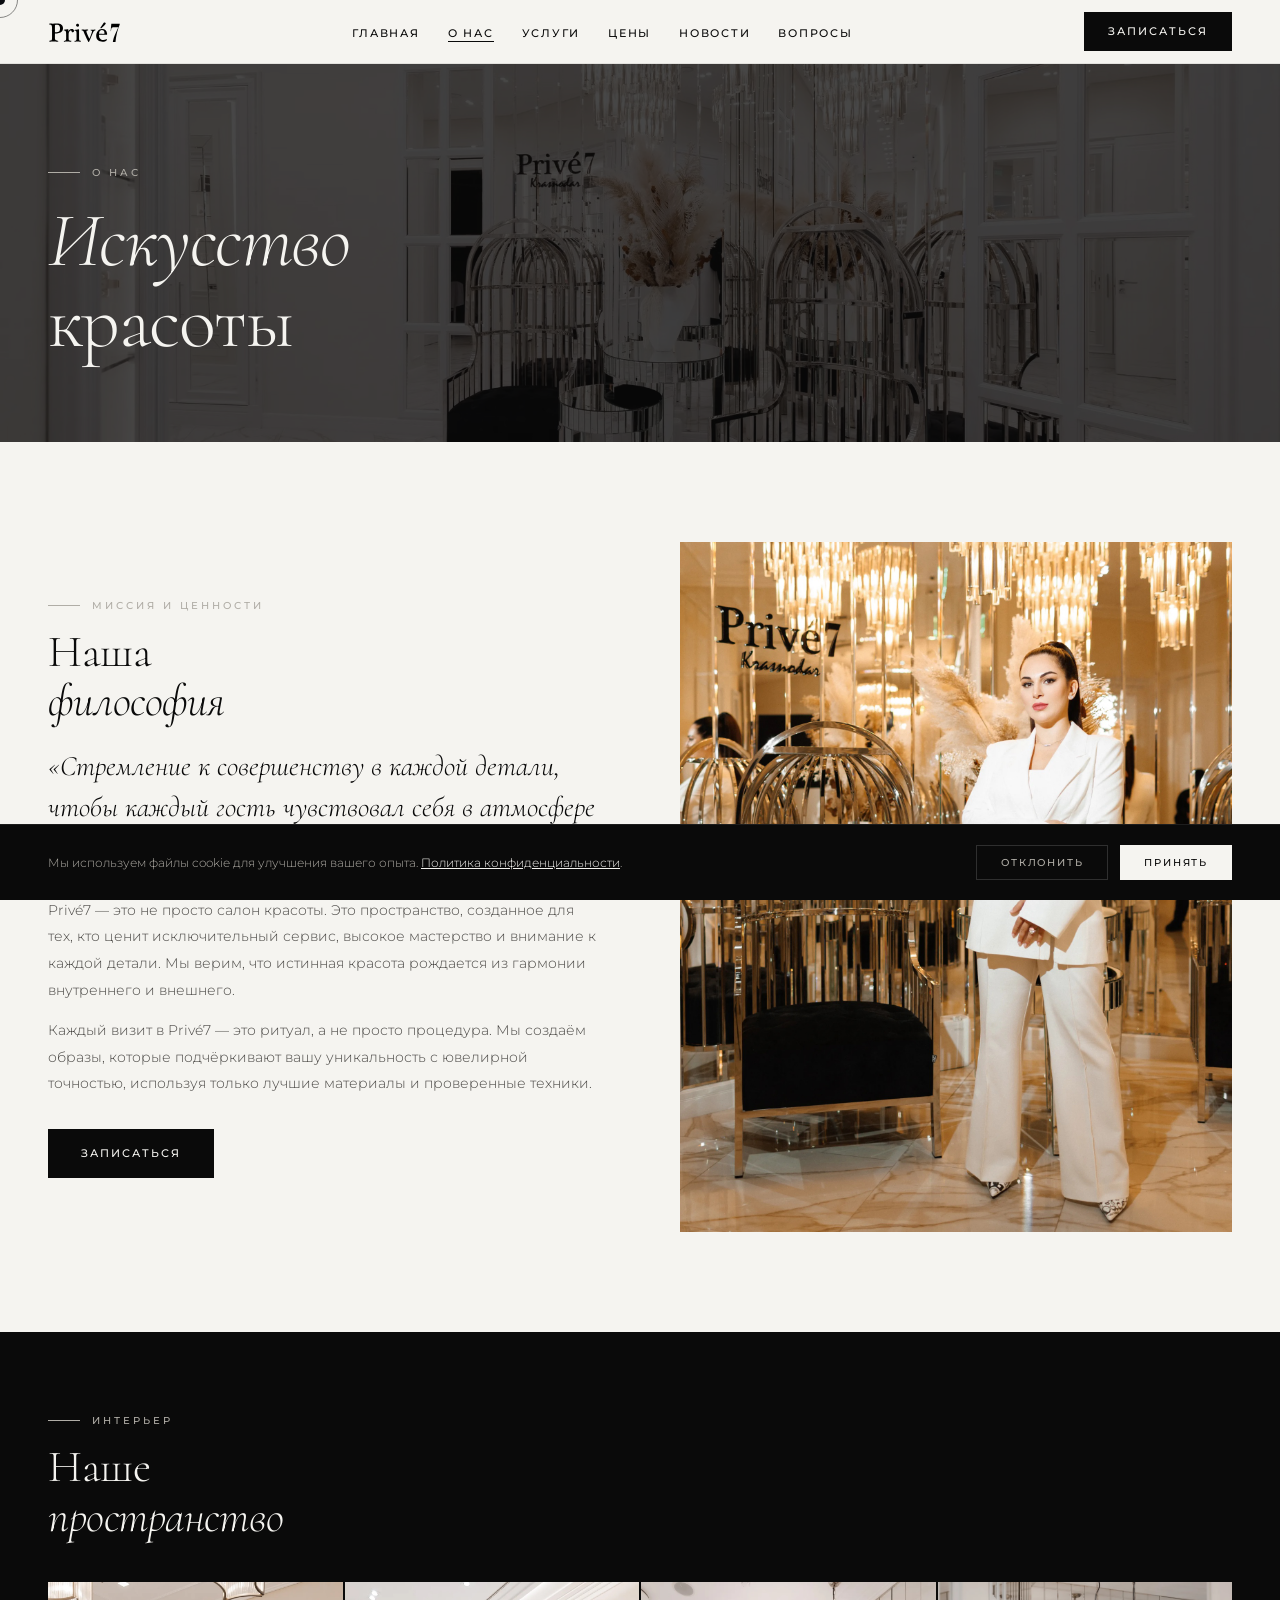
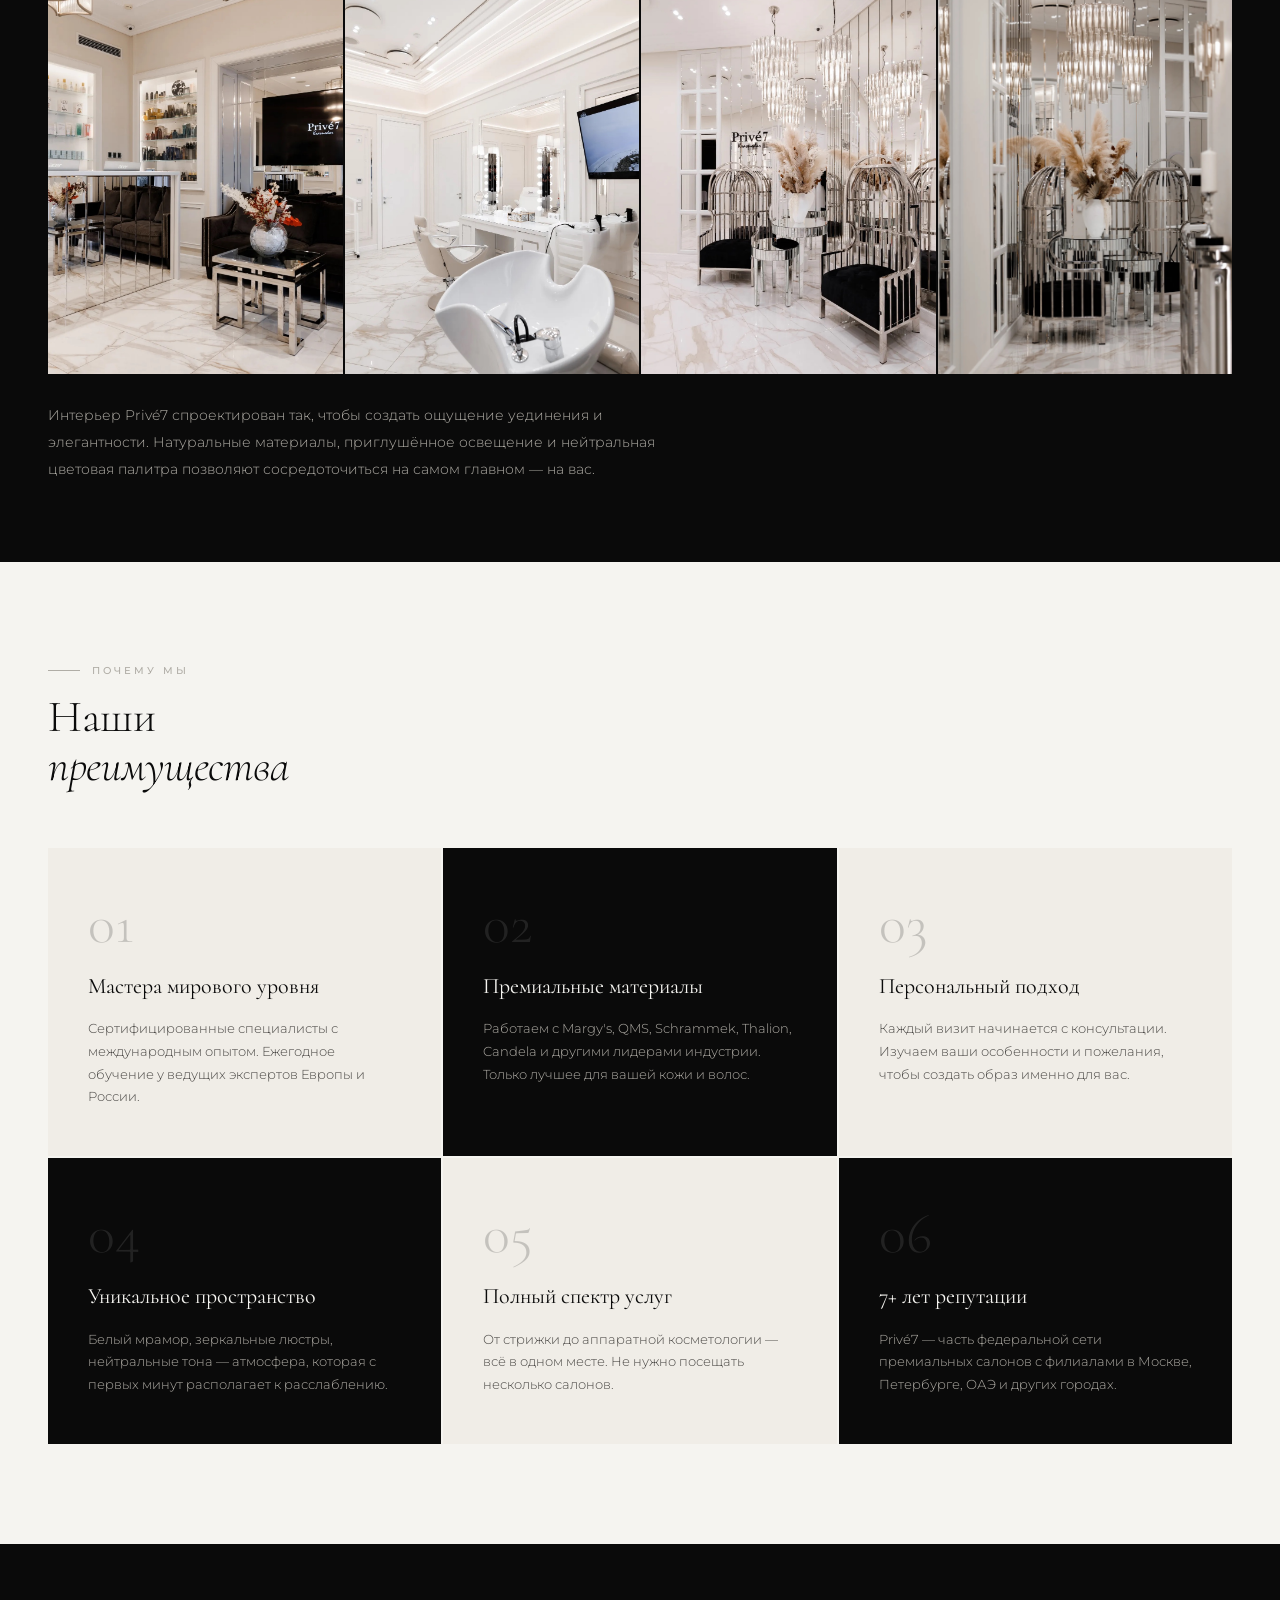
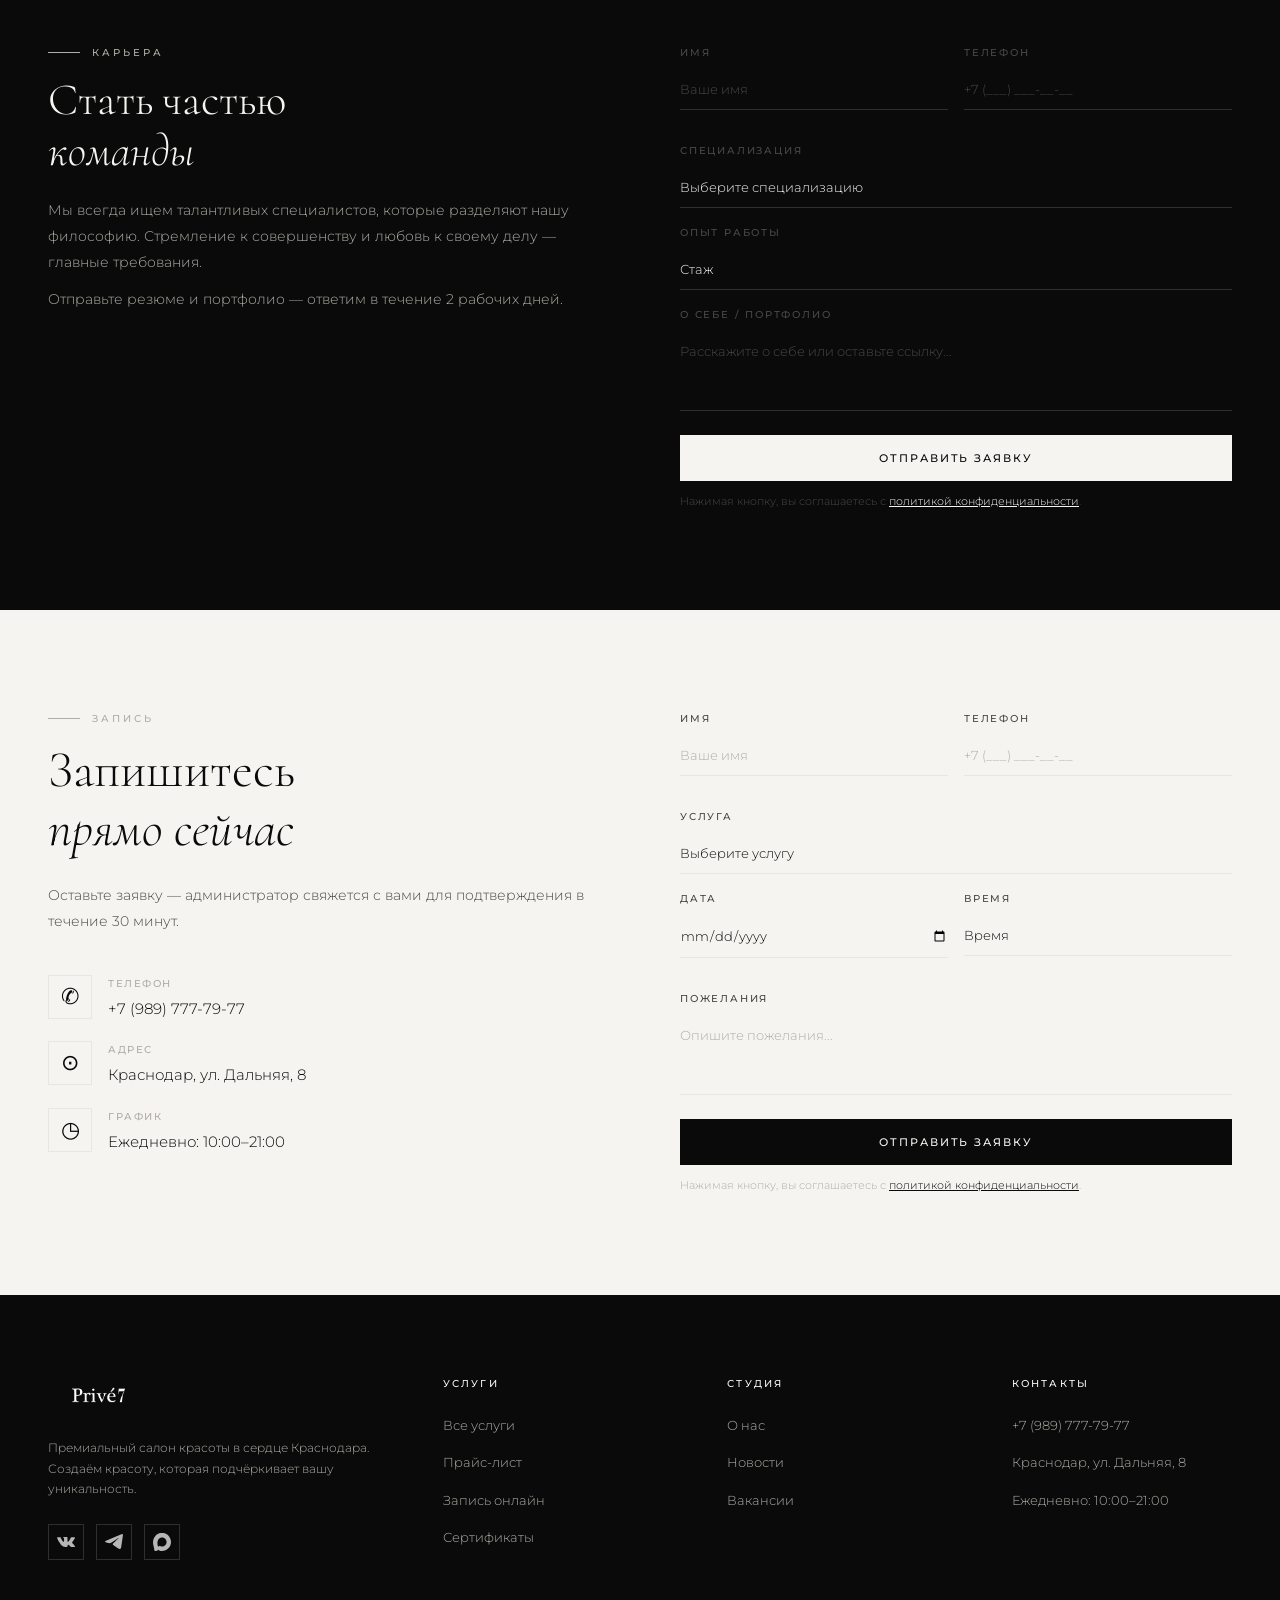
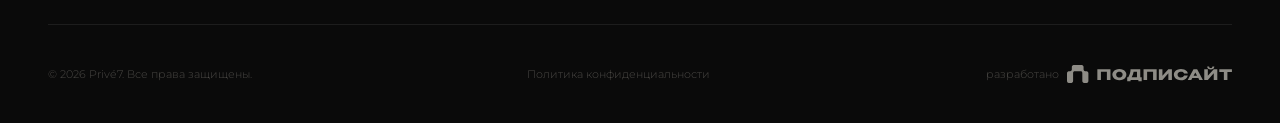
<file: about.html>
<!DOCTYPE html>
<html lang="ru">
<head>
<meta charset="UTF-8"><meta name="viewport" content="width=device-width, initial-scale=1.0">
<title>О нас — Privé7 Краснодар</title>
<link rel="preconnect" href="https://fonts.googleapis.com"><link rel="preconnect" href="https://fonts.gstatic.com" crossorigin><link href="https://fonts.googleapis.com/css2?family=Cormorant:ital,wght@0,300;0,400;0,500;0,600;1,300;1,400;1,500&family=Montserrat:wght@300;400;500;600&family=Dancing+Script:wght@400;500&display=swap" rel="stylesheet">
<link rel="stylesheet" href="styles/main.css">
<link rel="stylesheet" href="styles/about.css">
</head>
<body>
<div class="cursor" id="cursor"></div>
<div class="cursor-follower" id="cursorFollower"></div>
<div class="cookie-banner" id="cookieBanner">
  <p class="cookie-text">Мы используем файлы cookie для улучшения вашего опыта. <a href="#" onclick="openPrivacy(event)">Политика конфиденциальности</a>.</p>
  <div class="cookie-actions">
    <button class="cookie-decline" onclick="declineCookies()">Отклонить</button>
    <button class="cookie-accept" onclick="acceptCookies()">Принять</button>
  </div>
</div>
<nav id="navbar">
  <a href="index.html" class="nav-logo-link"><img src="assets/icons/logo_black.svg" alt="Privé7" class="nav-logo-img"/></a>
  <ul class="nav-links"><li><a href="index.html">Главная</a></li><li><a href="about.html" class="active">О нас</a></li><li><a href="services.html">Услуги</a></li><li style="display:none"><a href="masters.html">Мастера</a></li><li><a href="https://prive7.shop">Цены</a></li><li><a href="news.html">Новости</a></li><li><a href="index.html#faq">Вопросы</a></li></ul>
  <a href="#booking" class="nav-cta">Записаться</a>
  <div class="mobile-toggle" id="mobileToggle"><span></span><span></span><span></span></div>
</nav>
<div class="mobile-menu" id="mobileMenu">
  <ul class="mobile-menu-links"><li><a href="index.html">Главная</a></li><li><a href="about.html" class="active">О нас</a></li><li><a href="services.html">Услуги</a></li><li style="display:none"><a href="masters.html">Мастера</a></li><li><a href="https://prive7.shop">Цены</a></li><li><a href="news.html">Новости</a></li><li><a href="index.html#faq">Вопросы</a></li></ul>
  <div class="mobile-menu-bottom">
    <a href="#booking" class="mobile-menu-cta">Записаться</a>
    <div class="mobile-menu-contact"><a href="tel:+79897777977">+7 (989) 777-79-77</a>Краснодар, ул. Дальняя, 8<br>Ежедневно: 10:00–21:00</div>
  </div>
</div>

<section class="page-hero">
  <img class="page-hero-bg" src="assets/images/p04.png" alt=""/>
  <div class="page-hero-content">
    <div class="page-hero-label">О нас</div>
    <h1 class="page-hero-h1"><em>Искусство</em><br>красоты</h1>
  </div>
</section>

<section class="mission">
  <div class="fade-up">
    <div class="section-label">Миссия и ценности</div>
    <h2 class="section-heading" style="margin-bottom:20px">Наша<br><em style="font-style:italic;font-family:'Cormorant',serif;">философия</em></h2>
    <p class="mission-quote">«Стремление к совершенству в каждой детали, чтобы каждый гость чувствовал себя в атмосфере абсолютного комфорта и эстетики»</p>
    <p class="mission-text">Privé7 — это не просто салон красоты. Это пространство, созданное для тех, кто ценит исключительный сервис, высокое мастерство и внимание к каждой детали. Мы верим, что истинная красота рождается из гармонии внутреннего и внешнего.</p>
    <p class="mission-text">Каждый визит в Privé7 — это ритуал, а не просто процедура. Мы создаём образы, которые подчёркивают вашу уникальность с ювелирной точностью, используя только лучшие материалы и проверенные техники.</p>
    <div style="margin-top:32px;display:flex;gap:16px;flex-wrap:wrap">
      <a href="#booking" class="btn-dark">Записаться</a>
      <a href="masters.html" class="btn-outline-dark" style="display:none">Наши мастера</a>
    </div>
  </div>
  <div class="mission-image fade-up" style="transition-delay:.15s"><img src="assets/images/p05.png" alt="" style="object-position:center top"/></div>
</section>

<section class="interior">
  <div class="fade-up">
    <div class="section-label light">Интерьер</div>
    <h2 class="section-heading light">Наше<br><em style="font-style:italic;font-family:'Cormorant',serif;">пространство</em></h2>
  </div>
  <div class="interior-grid">
    <div class="interior-item fade-up"><img src="assets/images/n07.png" alt=""/></div>
    <div class="interior-item fade-up" style="transition-delay:.08s"><img src="assets/images/n06.png" alt=""/></div>
    <div class="interior-item fade-up" style="transition-delay:.16s"><img src="assets/images/p04.png" alt=""/></div>
    <div class="interior-item fade-up" style="transition-delay:.24s"><img src="assets/images/p02.png" alt=""/></div>
  </div>
  <p class="interior-text fade-up">Интерьер Privé7 спроектирован так, чтобы создать ощущение уединения и элегантности. Натуральные материалы, приглушённое освещение и нейтральная цветовая палитра позволяют сосредоточиться на самом главном — на вас.</p>
</section>

<section class="advantages">
  <div class="fade-up">
    <div class="section-label">Почему мы</div>
    <h2 class="section-heading">Наши<br><em style="font-style:italic;font-family:'Cormorant',serif;">преимущества</em></h2>
  </div>
  <div class="adv-grid">
    <div class="adv-card fade-up"><div class="adv-num">01</div><div class="adv-title">Мастера мирового уровня</div><div class="adv-text">Сертифицированные специалисты с международным опытом. Ежегодное обучение у ведущих экспертов Европы и России.</div></div>
    <div class="adv-card dark fade-up" style="transition-delay:.08s"><div class="adv-num">02</div><div class="adv-title">Премиальные материалы</div><div class="adv-text">Работаем с Margy's, QMS, Schrammek, Thalion, Candela и другими лидерами индустрии. Только лучшее для вашей кожи и волос.</div></div>
    <div class="adv-card fade-up" style="transition-delay:.16s"><div class="adv-num">03</div><div class="adv-title">Персональный подход</div><div class="adv-text">Каждый визит начинается с консультации. Изучаем ваши особенности и пожелания, чтобы создать образ именно для вас.</div></div>
    <div class="adv-card dark fade-up"><div class="adv-num">04</div><div class="adv-title">Уникальное пространство</div><div class="adv-text">Белый мрамор, зеркальные люстры, нейтральные тона — атмосфера, которая с первых минут располагает к расслаблению.</div></div>
    <div class="adv-card fade-up" style="transition-delay:.08s"><div class="adv-num">05</div><div class="adv-title">Полный спектр услуг</div><div class="adv-text">От стрижки до аппаратной косметологии — всё в одном месте. Не нужно посещать несколько салонов.</div></div>
    <div class="adv-card dark fade-up" style="transition-delay:.16s"><div class="adv-num">06</div><div class="adv-title">7+ лет репутации</div><div class="adv-text">Privé7 — часть федеральной сети премиальных салонов с филиалами в Москве, Петербурге, ОАЭ и других городах.</div></div>
  </div>
</section>

<section class="masters-section" style="display:none">
  <div class="masters-section-header fade-up">
    <div><div class="section-label">Команда</div><h2 class="section-heading">Наши<br><em style="font-style:italic;font-family:'Cormorant',serif;">специалисты</em></h2></div>
    <a href="masters.html" class="btn-dark" style="display:none">Все мастера</a>
  </div>
  <div class="masters-grid">
    <div class="master-card fade-up"><img class="master-photo" src="assets/images/p12.png" alt="Анна Морозова"/><div class="master-overlay"><div class="master-role">Визажист</div><div class="master-name">Анна Морозова</div></div></div>
<div class="master-card fade-up" style="transition-delay:0.08s"><img class="master-photo" src="assets/images/n04.png" alt="Мария Светлова"/><div class="master-overlay"><div class="master-role">Стилист-визажист</div><div class="master-name">Мария Светлова</div></div></div>
<div class="master-card fade-up" style="transition-delay:0.16s"><img class="master-photo" src="assets/images/p11.png" alt="Елена Иванова"/><div class="master-overlay"><div class="master-role">Массажист</div><div class="master-name">Елена Иванова</div></div></div>
<div class="master-card fade-up" style="transition-delay:0.24s"><img class="master-photo" src="assets/images/n05.png" alt="Ксения Белова"/><div class="master-overlay"><div class="master-role">Косметолог</div><div class="master-name">Ксения Белова</div></div></div>

  </div>
</section>

<section class="join-section" id="join">
  <div class="fade-up">
    <div class="section-label light">Карьера</div>
    <h2 class="join-title">Стать частью<br><em>команды</em></h2>
    <p class="join-text">Мы всегда ищем талантливых специалистов, которые разделяют нашу философию. Стремление к совершенству и любовь к своему делу — главные требования.</p>
    <p class="join-text" style="margin-top:12px">Отправьте резюме и портфолио — ответим в течение 2 рабочих дней.</p>
  </div>
  <div class="form-dark fade-up" style="transition-delay:.15s">
    <div class="form-row">
      <div class="form-group"><label class="form-label">Имя</label><input class="form-input" type="text" placeholder="Ваше имя"/></div>
      <div class="form-group"><label class="form-label">Телефон</label><input class="form-input" type="tel" placeholder="+7 (___) ___-__-__"/></div>
    </div>
    <div class="form-group"><label class="form-label">Специализация</label>
      <select class="form-select"><option value="" disabled selected>Выберите специализацию</option>
        <option>Парикмахер / Стилист</option><option>Визажист</option>
        <option>Мастер маникюра</option><option>Косметолог</option>
        <option>Массажист</option><option>Администратор</option><option>Другое</option>
      </select>
    </div>
    <div class="form-group"><label class="form-label">Опыт работы</label>
      <select class="form-select"><option value="" disabled selected>Стаж</option>
        <option>До 1 года</option><option>1–3 года</option><option>3–5 лет</option><option>Более 5 лет</option>
      </select>
    </div>
    <div class="form-group"><label class="form-label">О себе / портфолио</label><textarea class="form-textarea" placeholder="Расскажите о себе или оставьте ссылку..."></textarea></div>
    <button class="form-submit" onclick="submitForm(this)">Отправить заявку</button>
    <p class="form-note" style="color:var(--gray-dark)">Нажимая кнопку, вы соглашаетесь с <a href="#" onclick="openPrivacy(event)" style="color:var(--white)">политикой конфиденциальности</a>.</p>
  </div>
</section>

<section class="booking" id="booking">
  <div class="fade-up">
    <div class="section-label">Запись</div>
    <h2 class="booking-h">Запишитесь<br><em>прямо сейчас</em></h2>
    <p class="booking-intro">Оставьте заявку — администратор свяжется с вами для подтверждения в течение 30 минут.</p>
    <div class="contact-details">
      <div class="contact-item"><div class="contact-icon">✆</div><div><div class="contact-label">Телефон</div><div class="contact-value"><a href="tel:+79897777977">+7 (989) 777-79-77</a></div></div></div>
      <div class="contact-item"><div class="contact-icon">⊙</div><div><div class="contact-label">Адрес</div><div class="contact-value">Краснодар, ул. Дальняя, 8</div></div></div>
      <div class="contact-item"><div class="contact-icon">◷</div><div><div class="contact-label">График</div><div class="contact-value">Ежедневно: 10:00–21:00</div></div></div>
    </div>
  </div>
  <div class="fade-up" style="transition-delay:.15s">
    <div class="form-row">
      <div class="form-group"><label class="form-label">Имя</label><input class="form-input" type="text" placeholder="Ваше имя"/></div>
      <div class="form-group"><label class="form-label">Телефон</label><input class="form-input" type="tel" placeholder="+7 (___) ___-__-__"/></div>
    </div>
    <div class="form-group"><label class="form-label">Услуга</label>
      <select class="form-select"><option value="" disabled selected>Выберите услугу</option>
        <option>Макияж</option><option>Парикмахерский зал</option><option>Ногтевой сервис</option>
        <option>Брови и ресницы</option><option>Лазерная эпиляция</option>
        <option>Аппаратная косметология</option><option>Эстетическая косметология</option>
        <option>Инъекционная косметология</option><option>Тело</option>
      </select>
    </div>
    <div class="form-row">
      <div class="form-group"><label class="form-label">Дата</label><input class="form-input" type="date"/></div>
      <div class="form-group"><label class="form-label">Время</label>
        <select class="form-select"><option value="" disabled selected>Время</option>
          <option>10:00</option><option>11:00</option><option>12:00</option><option>13:00</option>
          <option>14:00</option><option>15:00</option><option>16:00</option><option>17:00</option>
          <option>18:00</option><option>19:00</option><option>20:00</option>
        </select>
      </div>
    </div>
    <div class="form-group"><label class="form-label">Пожелания</label><textarea class="form-textarea" placeholder="Опишите пожелания..."></textarea></div>
    <button class="form-submit" onclick="submitForm(this)">Отправить заявку</button>
    <p class="form-note">Нажимая кнопку, вы соглашаетесь с <a href="#" onclick="openPrivacy(event)">политикой конфиденциальности</a>.</p>
  </div>
</section>
<footer>
  <div class="footer-top">
    <div>
      <a href="index.html" class="footer-logo-link"><img src="assets/icons/logo_white.svg" alt="Privé7" class="footer-logo-img"/></a>
      <p class="footer-tagline">Премиальный салон красоты в сердце Краснодара. Создаём красоту, которая подчёркивает вашу уникальность.</p>
      <div class="footer-social">
        <a href="#" class="social-link"><img src="assets/icons/vk.svg" alt="VK"/></a>
        <a href="#" class="social-link"><img src="assets/icons/tg.svg" alt="TG"/></a>
        <a href="#" class="social-link"><img src="assets/icons/max.svg" alt="MAX"/></a>
      </div>
    </div>
    <div>
      <div class="footer-col-title">Услуги</div>
      <ul class="footer-links">
        <li><a href="services.html">Все услуги</a></li>
        <li><a href="https://prive7.shop" target="_blank">Прайс-лист</a></li>
        <li><a href="index.html#booking">Запись онлайн</a></li>
        <li><a href="#" onclick="openCert(event)">Сертификаты</a></li>
      </ul>
    </div>
    <div>
      <div class="footer-col-title">Студия</div>
      <ul class="footer-links">
        <li><a href="about.html">О нас</a></li>
        <li style="display:none"><a href="masters.html">Мастера</a></li>
        <li><a href="news.html">Новости</a></li>
        <li><a href="about.html#join">Вакансии</a></li>
      </ul>
    </div>
    <div>
      <div class="footer-col-title">Контакты</div>
      <ul class="footer-links">
        <li><a href="tel:+79897777977">+7 (989) 777-79-77</a></li>
        <li><a href="https://yandex.com/maps/org/prive_7/147616015872/?ll=38.961785%2C45.061272&z=16.74" target="_blank">Краснодар, ул. Дальняя, 8</a></li>
        <li><a href="#">Ежедневно: 10:00–21:00</a></li>
      </ul>
    </div>
  </div>
  <div class="footer-bottom">
    <div class="footer-copy">© 2026 Privé7. Все права защищены.</div>
    <div class="footer-legal">
      <a href="#" onclick="openPrivacy(event)">Политика конфиденциальности</a>
    </div>
    <div class="footer-dev">разработано <a href="https://podpisait.ru" target="_blank" class="footer-dev-link"><img src="assets/icons/podpisait.svg" alt="podpisait" class="footer-dev-logo"/></a></div>
  </div>
</footer>
<div id="privacyPopup"><div class="privacy-inner">
  <button class="privacy-close" onclick="closePrivacy()">×</button>
  <h2 class="privacy-h">Политика конфиденциальности</h2>
  <p class="privacy-date">Последнее обновление: 1 января 2025</p>
  <div class="privacy-body">
    <p><strong>1. ОБЩИЕ ПОЛОЖЕНИЯ</strong><br>1.1 Настоящая Политика конфиденциальности персональных данных клиентов и пользователей (далее также – «Субъект персональных данных») сервисов ООО «ПРИВЕ7» (далее также – «Политика») регулирует отношения, связанные с обработкой персональных данных, которые осуществляет ООО «ПРИВЕ7» (адрес: 119146, город Москва, Фрунзенская наб., д. 24, этаж/помещ. 1/1, ОГРН: 1137746312660, ИНН: 7701994480) (далее также – «Оператор») с использованием средств автоматизации, включая сайт в информационно-телекоммуникационной сети «Интернет» https://prive-7.ru/ (в том числе сайт https://www.yclients.com/, если переход на указанный сайт осуществлен через сайт https://prive-7.ru/, в том числе, но не ограничиваясь, https://n453474.yclients.com/, https://n379377.yclients.com/, https://n1360835.yclients.com/, https://n966899.yclients.com/, https://n409244.yclients.com/, https://b860090.yclients.com/ и https://n668277.yclients.com/) (далее также – «Сайт»).
<br>1.2 Настоящая Политика разработана в соответствии с Федеральным законом от 27.07.2006 № 152-ФЗ «О персональных данных». Обработка персональных данных осуществляется на территории Российской Федерации.
<br>1.3 Сайт может осуществлять обработку следующих персональных данных, а именно:
• данных, указанных самим Субъектом персональных данных на Сайте: фамилия; имя; отчество; контактный номер телефона; адрес электронной почты; сведения, полученные при автоматизированной обработке персональных данных;
• данных, которые автоматически передаются в процессе просмотра и при посещении страниц Сайта (cookie-файлы): URL страницы; реферер страницы; заголовок страницы; браузер и его версия; операционная система и ее версия; тип устройства; высота и ширина экрана; наличие cookie-файлов (включены, отключены или не поддерживаются); наличие JavaScript; часовой пояс; язык браузера; глубина цвета экрана; ширина и высота клиентской части окна браузера; пол и возраст посетителей; интересы посетителей; географические данные (страна, область, город, зона действия Генерального регламента о защите данных (General Data Protection Regulation, GDPR)); JavaScript-события (учет взаимодействий посетителя с Сайтом, в том числе использование на сайте методов JavaScript API, например, отправка формы, скроллинг страницы); параметры загрузки страницы (например, время до отрисовки и время ответа сервера); просмотр страницы; визит; переход по внешней ссылке; скачивание файла; отказ; время на сайте; глубина просмотра; правильность установления других cookie-файлов; сведения о том, включен ли у пользователя блокировщик рекламы; дата первого визита; клиентский идентификатор (Client ID), который определяет браузер, в котором посетитель просматривает Сайт.
<br>1.4 Любые платежи, которые обрабатываются третьими лицами на Сайте, регулируются политикой конфиденциальности этих третьих лиц.
<br>1.5 Оператор не осуществляет сбор и обработку персональных данных Субъекта персональных данных о его расовой, национальной принадлежности, политических взглядах, религиозных или философских убеждениях, частной жизни.
<br>1.6 Персональные данные Субъекта персональных данных относятся к конфиденциальной информации ограниченного доступа.
<br>1.7 Давая согласие на обработку персональных данных, Субъект персональных данных подтверждает, что является совершеннолетним.
<br>1.8 Решение о предоставлении своих персональных данных и согласие на их обработку дано своей волей и в своем интересе. Отказ от предоставления своих персональных данных влечет невозможность для Оператора надлежаще оказывать услуги.
<br>1.9 Оператор вправе время от времени по своему усмотрению вносить изменения в настоящую Политику и обязан уведомлять Субъекта персональных данных о существенных изменениях Политики. Существенность изменений определяется по усмотрению Оператора.</p>
    <p><strong>2. ТЕРМИНЫ И ОПРЕДЕЛЕНИЯ</strong><br>Для целей применения и толкования настоящей Политики используются определенные ниже основные термины (если в Политике прямо не указано иное). В тексте Политики эти термины могут быть указаны с большой или маленькой буквы в единственном или множественном числе, а также в виде сокращений.
Персональные данные – любая информация, относящаяся к прямо или косвенно определенному или определяемому физическому лицу (Субъекту персональных данных).
Обработка персональных данных – любое действие (операция) или совокупность действий (операций), совершаемых с использованием средств автоматизации или без использования таких средств с персональными данными, включая сбор, запись, систематизацию, накопление, хранение, уточнение (обновление, изменение), извлечение, использование, передачу (распространение, предоставление, доступ), обезличивание, блокирование, удаление, уничтожение персональных данных.
Автоматизированная обработка персональных данных – обработка персональных данных с помощью средств вычислительной техники.
Распространение персональных данных — действия, направленные на раскрытие персональных данных неопределенному кругу лиц.
Предоставление персональных данных – действия, направленные на раскрытие персональных данных определенному лицу или определенному кругу лиц.
Блокирование персональных данных – временное прекращение обработки персональных данных (за исключением случаев, если обработка необходима для уточнения персональных данных).
Уничтожение персональных данных – действия, в результате которых становится невозможным восстановить содержание персональных данных в информационной системе персональных данных и (или) в результате которых уничтожаются материальные носители персональных данных.
Обезличивание персональных данных – действия, в результате которых становится невозможным без использования дополнительной информации определить принадлежность персональных данных конкретному Субъекту персональных данных.
Информационная система персональных данных – совокупность содержащихся в базах данных персональных данных и обеспечивающих их обработку информационных технологий и технических средств.
Трансграничная передача персональных данных – передача персональных данных на территорию иностранного государства органу власти иностранного государства, иностранному физическому лицу или иностранному юридическому лицу.
Иные термины и определения, встречающиеся в настоящей Политике, подлежат толкованию в соответствии с положениями Федерального закона от 27.07.2006 № 152-ФЗ «О персональных данных».</p>
    <p><strong>3. ЦЕЛИ ОБРАБОТКИ ПЕРСОНАЛЬНЫХ ДАННЫХ</strong><br>
Оператор обрабатывает персональные данные Субъекта персональных данных в целях оказания услуг, указанных на Сайте, а также в следующих целях:
• заключение, изменение, расторжение договоров, исполнение обязательств по заключенным договорам, а также выполнение соответствующих требований, предусмотренных законодательством Российской Федерации;
• предоставление информации об оказываемых Оператором услугах, о разработке Оператором новых продуктов и услугах, информирование о предложениях по продуктам и услугам Оператора, проведение маркетинговых (рекламных) мероприятий;
• формирование статистической отчетности, анализ эффективности Сайта, предоставление доступа к Сайту, его содержанию, к функционалу сервиса, для администрирования Сайта;
• установление обратной связи, включая направление уведомлений и запросов, улучшение качества работы Сайта и его сервисов, удобства их использования и разработки новых сервисов и услуг;
• предоставление эффективной клиентской и технической поддержки при возникновении проблем, связанных с использованием Сайта.</p>
    <p><strong>4. УСЛОВИЯ ОБРАБОТКИ ПЕРСОНАЛЬНЫХ ДАННЫХ</strong><br>Обработка персональных данных осуществляется с соблюдением принципов и правил, предусмотренных законодательством Российской Федерации. Обработка персональных данных допускается в следующих случаях:
• обработка персональных данных осуществляется с согласия Субъекта персональных данных на обработку его персональных данных;
• обработка персональных данных необходима для исполнения договора, стороной которого либо выгодоприобретателем по которому является Субъект персональных данных, а также для заключения договора по инициативе Субъекта персональных данных или договора, по которому Субъект персональных данных будет являться выгодоприобретателем;
• обработка персональных данных необходима для осуществления прав и законных интересов Оператора, третьих лиц и публичных интересов в случаях и с ограничениями, предусмотренными законодательством Российской Федерации;
• обработка персональных данных осуществляется в отношении данных, подлежащих опубликованию или обязательному раскрытию в соответствии с законодательством Российской Федерации.
<br>4.2 Оператор вправе поручить обработку персональных данных третьему лицу с согласия Субъекта персональных данных, если иное не предусмотрено законодательством Российской Федерации, на основании заключаемого с этим лицом договора.
<br>4.3 В случае, если Оператор поручает обработку персональных данных третьему лицу, ответственность перед Субъектом персональных данных за действия указанного лица несет Оператор.
<br>4.4 Персональные данные Субъекта персональных данных, являющегося пользователем Сайта, обрабатываются исключительно с использованием средств автоматизации.
<br>4.5 Обработка персональных данных осуществляется Оператором с согласия Субъекта персональных данных как с момента заполнения любых форм на Сайте либо при оставлении на Сайте любых данных, так и непосредственно после указанных действий Субъекта персональных данных на Сайте.
<br>4.6 Получение согласия Субъекта персональных данных на обработку его персональных данных является необходимым условием для оказания Оператором услуг в пользу Субъекта персональных данных. С содержанием электронного документа «Согласие на обработку персональных данных» Субъект персональных данных может ознакомиться в любой время на Сайте Оператора, в том числе при заполнении форм.
<br>4.7 Все персональные данные следует получать от самого Субъекта персональных данных. Если персональные данные Субъекта персональных данных можно получить только у третьей стороны, то Субъект персональных данных должен быть уведомлен об этом, и от него должно быть получено согласие.
<br>4.8 Некоторые данные могут собираться автоматически без участия Субъекта персональных данных, например, cookie-файлы.
<br>4.9 Хранение данных в форме, позволяющей определить Субъекта персональных данных, осуществляется не дольше, чем этого требуют цели их обработки, и они подлежат уничтожению по достижении целей обработки или в случае утраты необходимости в их достижении.</p>
    <p><strong>5. ПСОГЛАСИЕ НА ОБРАБОТКУ ПЕРСОНАЛЬНЫХ ДАННЫХ</strong><br>5.1 Субъект персональных данных при заполнении любых форм на Сайте Оператора либо при оставлении на Сайте любых данных дает конкретное, предметное, информированное, сознательное и однозначное согласие Оператору на обработку своих персональных данных.
<br>5.2 Перечень персональных данных, согласие на обработку которых дает Субъект персональных данных в случае предоставления таких данных:
• данные, указанные самим Субъектом персональных данных на Сайте: фамилия; имя; отчество; контактный номер телефона; адрес электронной почты; сведения, полученные при автоматизированной обработке персональных данных;
• данные, которые автоматически передаются в процессе просмотра и при посещении страниц Сайта (cookie-файлы): URL страницы; реферер страницы; заголовок страницы; браузер и его версия; операционная система и ее версия; тип устройства; высота и ширина экрана; наличие cookie-файлов (включены, отключены или не поддерживаются); наличие JavaScript; часовой пояс; язык браузера; глубина цвета экрана; ширина и высота клиентской части окна браузера; пол и возраст посетителей; интересы посетителей; географические данные (страна, область, город, зона действия Генерального регламента о защите данных (General Data Protection Regulation, GDPR)); JavaScript-события (учет взаимодействий посетителя с Сайтом, в том числе использование на сайте методов JavaScript API, например, отправка формы, скроллинг страницы); параметры загрузки страницы (например, время до отрисовки и время ответа сервера); просмотр страницы; визит; переход по внешней ссылке; скачивание файла; отказ; время на сайте; глубина просмотра; правильность установления других cookie-файлов; сведения о том, включен ли у пользователя блокировщик рекламы; дата первого визита; клиентский идентификатор (Client ID), который определяет браузер, в котором посетитель просматривает Сайт.
<br>5.3 Перечень действий с персональными данными, на совершение которых дается согласие, общее описание используемых Оператором способов обработки персональных данных: сбор, запись, систематизация, накопление, хранение, уточнение (обновление, изменение), извлечение, использование в целях заключения и исполнения договоров, передача (предоставление, доступ) в целях заключения и исполнения договоров, обезличивание, блокирование, удаление, уничтожение персональных данных, а также иные действия, которые Оператор обязан выполнить в соответствии с законодательством Российской Федерации.
<br>5.4 Оператор имеет право поручать (передавать персональные данные (предоставление, доступ)) обработку персональных данных третьим лицам, в том числе ООО «ПРИВЕ7 ДАЧА» (143082, Московская область, д Жуковка, д. 70, ОГРН: 1207700039084, ИНН: 9724003429) и ООО «ПРИВЕ7 ПРЕСНЯ» (119146, город Москва, Фрунзенская наб., д. 24, антресоль 1 эт. пом. Vб, комн. 1б,
ОГРН: 1187746374694, ИНН: 7704453641).
<br>5.5 Оператор имеет право поручать (передавать персональные данные (предоставление, доступ)) обработку cookie-файлов третьим лицам, в том числе ООО «ЯНДЕКС» (119021, г. Москва, ул. Льва Толстого, д. 16, ОГРН: 1027700229193, ИНН: 7736207543),
ООО «ЯНДЕКС ДЦ» (115035, город Москва, Садовническая ул., д. 82 стр. 2, ком. 5B68, ОГРН: 1116232000411, ИНН: 6232008480),
ООО «ЯНДЕКС ДЦ КАЛУГА» (248926, Калужская область, г. Калуга, проезд 1-й Автомобильный, зд. 8, ОГРН: 1214000005010, ИНН: 4027146565), ООО «ЯНДЕКС ДЦ ВЛАДИМИР» (600902, г. Владимир, микрорайон Энергетик, ул. Энергетиков, д. 37, к. 1, ОГРН: 1153328000154, ИНН: 3328000568).
<br>5.6 Срок, в течение которого действует Согласие Субъекта персональных данных: в течение всего периода взаимодействия с Оператором и 3 (трех) лет после его прекращения.
<br>5.7 Способ отзыва Согласия: в письменной форме путем направления отзыва по адресу: 119146, город Москва, Фрунзенская наб., д. 24, этаж/помещ. 1/1.</p>
    <p><strong>6. ПРАВА СУБЪЕКТА ПЕРСОНАЛЬНЫХ ДАННЫХ</strong><br>6.1 Субъект персональных данных вправе требовать от Оператора уточнения его персональных данных, их блокирования или уничтожения в случае, если персональные данные являются неполными, устаревшими, неточными, незаконно полученными или не являются необходимыми для заявленной цели обработки, а также принимать предусмотренные законом меры по защите своих прав.
<br>6.2 Субъект персональных данных имеет право на получение информации, касающейся обработки его персональных данных, в том числе содержащей:
• подтверждение факта обработки персональных данных Оператором;
• правовые основания и цели обработки персональных данных;
• цели и применяемые Оператором способы обработки персональных данных;
• наименование и место нахождения Оператора, сведения о лицах (за исключением работников Оператора), которые имеют доступ к персональным данным или которым могут быть раскрыты персональные данные на основании договора с Оператором или на основании законодательства Российской Федерации;
• обрабатываемые персональные данные, относящиеся к соответствующему Субъекту персональных данных, источник их получения, если иной порядок предоставления таких данных не предусмотрен законодательством Российской Федерации;
• сроки обработки персональных данных, в том числе сроки их хранения;
• порядок осуществления Субъектом персональных данных прав, предусмотренных законодательством Российской Федерации;
• информацию об осуществленной или о предполагаемой трансграничной передаче данных;
• наименование или фамилию, имя, отчество и адрес лица, осуществляющего обработку персональных данных по поручению Оператора, если обработка поручена или будет поручена такому лицу;
• иные сведения, предусмотренные действующим законодательством Российской Федерации.
<br>6.3 Сведения, указанные в п. 6.2 настоящей Политики, предоставляются Субъекту персональных данных при обращении по электронной почте info@prive7.com или по адресу: 119146, город Москва, Фрунзенская наб., д. 24, этаж/помещ. 1/1. Субъект персональных данных обязан предоставить Оператору доказательства принадлежности персональных данных, в отношении которых направляется запрос. Такие сведения должны быть предоставлены Субъекту персональных данных в доступной форме, в них не должны содержаться персональные данные, относящиеся к другому Субъекту персональных данных, за исключением случаев, если имеются законные основания для раскрытия таких персональных данных.
<br>6.4 Субъект персональных данных имеет право на отзыв своего согласия на обработку персональных данных, а также на их удаление. Для реализации данных прав Субъект персональных данных должен направить соответствующее обращение по адресу: 119146, город Москва, Фрунзенская наб., д. 24, этаж/помещ. 1/1. Субъект персональных данных обязан предоставить Оператору доказательства принадлежности персональных данных, в отношении которых направляется запрос. Оператор рассматривает поступившее обращение и обеспечивает прекращение обработки персональных данных Субъекта персональных данных, а также удаляет персональные данные Субъекта персональных данных в течение 5 (пяти) рабочих дней с момента поступления обращения Субъекта персональных данных.
<br>6.5 Уничтожение документов (носителей), содержащих персональные данные, производится путем сожжения, дробления (измельчения), химического разложения, превращения в бесформенную массу или порошок. Для уничтожения бумажных документов допускается применение шредера.
<br>6.6 Данные на электронных носителях уничтожаются путем стирания или форматирования носителя. Факт уничтожения персональных данных подтверждается документально актом об уничтожении носителей.</p>
    <p><strong>7. ОБЯЗАННОСТИ ОПЕРАТОРА</strong><br>7.1 Оператор обязан обеспечить запись, систематизацию, накопление, хранение, уточнение (обновление, изменение), извлечение персональных данных Субъекта персональных данных с использованием баз данных, находящихся на территории Российской Федерации.
<br>7.2 Оператор обязан принимать меры, необходимые и достаточные для обеспечения выполнения обязанностей, предусмотренных законодательством Российской Федерации в отношении персональных данных. Оператор самостоятельно определяет состав и перечень мер, необходимых и достаточных для обеспечения выполнения обязанностей. К таким мерам относятся:
<br>7.3 Формирование комиссии по защите персональных данных.
<br>7.4 Назначение Оператором ответственного за организацию обработки персональных данных.
<br>7.5 Применение правовых, организационных и технических мер по обеспечению безопасности персональных данных.
<br>7.6 Оценка вреда, который может быть причинен Субъекту персональных данных в случае нарушения его прав, предусмотренных настоящей Политикой и законодательством Российской Федерации.
<br>7.7 К мерам, необходимым и достаточным для обеспечения выполнения обязанностей Оператора, предусмотренных законодательством Российской Федерации о персональных данных, могут относиться:
• издание Оператором локальных актов по вопросам обработки персональных данных, а также локальных актов, устанавливающих процедуры, направленные на предотвращение и выявление нарушений законодательства Российской Федерации, устранение последствий таких нарушений;
• осуществление внутреннего контроля и (или) аудита соответствия обработки персональных данных закону и принятым в соответствии с ним нормативным правовым актам, требованиям к защите персональных данных, Политике Оператора, локальным актам Оператора;
• ознакомление работников Оператора, непосредственно осуществляющих обработку персональных данных, с положениями законодательства Российской Федерации о персональных данных, в том числе с требованиями к защите персональных данных, документами, определяющими Политику Оператора, локальными актами по вопросам обработки персональных данных, и (или) обучение указанных работников.
<br>7.8 Оператор при обработке персональных данных обязан принимать необходимые правовые, организационные и технические меры или обеспечивать их принятие для защиты персональных данных от неправомерного или случайного доступа к ним, уничтожения, изменения, блокирования, копирования, предоставления, распространения персональных данных, а также от иных неправомерных действий в отношении персональных данных.
<br>7.9 Обеспечение безопасности персональных данных достигается следующими способами:
• определение угроз безопасности персональных данных при их обработке в информационных системах персональных данных;
• применение организационных и технических мер по обеспечению безопасности персональных данных при их обработке в информационных системах персональных данных, необходимых для выполнения требований к защите персональных данных;
• учет машинных носителей персональных данных;
• обнаружение фактов несанкционированного доступа к персональным данным и принятие мер;
• контроль за принимаемыми мерами по обеспечению безопасности персональных данных и уровня защищенности информационных систем персональных данных.
<br>7.10 Обеспечение безопасности персональных данных может достигаться следующими способами:
• применение прошедших в установленном порядке процедур оценки соответствия средств защиты информации;
• восстановление персональных данных, модифицированных или уничтоженных вследствие несанкционированного доступа к ним;
• установление правил доступа к персональным данным, обрабатываемым в информационной системе персональных данных, а также обеспечение регистрации и учета всех действий, совершаемых с персональными данными в информационной системе персональных данных;
• совершенствование и обновление настоящей Политики.
<br>7.11 Оператор обязан предоставить безвозмездно Субъекту персональных данных или его представителю возможность ознакомления с персональными данными, относящимися к этому Субъекту персональных данных.
<br>7.12 В срок, не превышающий 7 (семи) рабочих дней со дня предоставления Субъектом персональных данных или его представителем сведений, подтверждающих, что персональные данные являются неполными, неточными или неактуальными, Оператор обязан внести в них необходимые изменения.
<br>7.13 В срок, не превышающий 5 (пяти) рабочих дней со дня представления Субъектом персональных данных или его представителем сведений, подтверждающих, что такие персональные данные являются незаконно полученными или не являются необходимыми для заявленной цели обработки, Оператор обязан уничтожить такие персональные данные.
<br>7.14 Оператор обязан уведомить Субъекта персональных данных или его представителя о внесенных изменениях и предпринятых мерах и принять разумные меры для уведомления третьих лиц, которым персональные данные этого Субъекта персональных данных были переданы.
<br>7.15 В случае выявления неправомерной обработки персональных данных при обращении Субъекта персональных данных или его представителя либо по запросу Субъекта персональных данных или его представителя Оператор обязан осуществить блокирование неправомерно обрабатываемых персональных данных, относящихся к этому Субъекту персональных данных, или обеспечить их блокирование (если обработка персональных данных осуществляется другим лицом, действующим по поручению Оператора) с момента такого обращения или получения указанного запроса на период проверки.
<br>7.16 В случае выявления неточных персональных данных при обращении Субъекта персональных данных или его представителя Оператор обязан осуществить блокирование персональных данных, относящихся к этому Субъекту персональных данных, или обеспечить их блокирование (если обработка персональных данных осуществляется другим лицом, действующим по поручению Оператора) с момента такого обращения или получения указанного запроса на период проверки, если блокирование персональных данных не нарушает права и законные интересы Субъекта персональных данных или третьих лиц.
<br>7.17 В случае выявления неправомерной обработки персональных данных, осуществляемой Оператором или лицом, действующим по поручению Оператора, Оператор в срок, не превышающий 5 (пяти) рабочих дней с даты этого выявления, обязан прекратить неправомерную обработку персональных данных или обеспечить прекращение неправомерной обработки персональных данных лицом, действующим по поручению Оператора.
<br>7.18 Оператор не вправе предоставлять возможность распространения информации и доступа к информации, ограниченной в распространении на территории Российской Федерации.
<br>7.19 Оператор обязан принимать правовые, организационные и технические меры, направленные на соблюдение требований Федерального закона от 27.07.2006 № 149-ФЗ «Об информации, информационных технологиях и о защите информации», в частности:
• обеспечение защиты информации от неправомерного доступа, уничтожения, модифицирования, блокирования, копирования, предоставления, распространения, а также от иных неправомерных действий в отношении такой информации;
• соблюдение конфиденциальности информации ограниченного доступа;
• реализация права на доступ к информации;
• своевременное обнаружение фактов несанкционированного доступа к информации;
• предупреждение возможности неблагоприятных последствий нарушения порядка доступа к информации;
• недопущение воздействия на технические средства обработки информации, в результате которого нарушается их функционирование;
• возможность незамедлительного восстановления информации, модифицированной или уничтоженной вследствие несанкционированного доступа к ней;
• постоянный контроль за обеспечением уровня защищенности информации;
• нахождение на территории Российской Федерации баз данных информации, с использованием которых осуществляются сбор, запись, систематизация, накопление, хранение, уточнение (обновление, изменение), извлечение персональных данных граждан Российской Федерации.</p>
<p><strong>8. COOKIE-ФАЙЛЫ</strong><br>8.1 Оператор может использовать cookie-файлы и другие технологии отслеживания для поддержки работы Сайта, анализа трафика или в рекламных целях.
<br>8.2 Пользуясь Сайтом, Субъект персональных данных подтверждает свое согласие на использование cookie-файлов, описанных в настоящей Политике.
<br>8.3 Субъект персональных данных может настроить все свои устройства на прием cookie-файлов, уведомления о получении cookie-файлов или отключение приема cookie-файлов. Настройки изменения или отключения cookie-файлов могут варьироваться в зависимости от вида браузера. Субъект персональных данных должен воспользоваться такими вкладками, как «Помощь», «Настройки» или «Предпочтения» в меню браузера.
<br>8.4 Чтобы узнать больше о том, как работать с cookie-файлами или удалить их, Субъект персональных данных может зайти на сайт https://allaboutcookies.org/ и в раздел «Справка» или «Помощь» своего браузера. Через настройки браузера (например, «Internet Explorer», «Safari», «Mozilla Firefox» или «Chrome») Субъект персональных данных может выбрать, какие cookie-файлы принимать, а какие отклонять. Расположение настроек зависит от того, какой браузер используется.
<br>8.5 Если Субъект персональных данных решил отказаться от определенных технических и/или функциональных cookie-файлов, ему могут быть недоступны некоторые функции Сайта и услуги Оператора.</p>
<p><strong>9. КОНТРОЛЬ ЗА СОБЛЮДЕНИЕМ ТРЕБОВАНИЙ К ЗАЩИТЕ ПЕРСОНАЛЬНЫХ ДАННЫХ</strong><br>9.1 Внутренний контроль за соблюдением структурными подразделениями Оператора законодательства Российской Федерации и локальных нормативных актов в области персональных данных осуществляется комиссией по защите персональных данных и ответственным за организацию обработки персональных данных.
<br>9.2 Все сотрудники Оператора, осуществляющие обработку персональных данных, обязаны хранить тайну о сведениях, содержащих персональные данные, в соответствии с Политикой и требованиями законодательства Российской Федерации.
<br>9.3 Лица, виновные в нарушении требований настоящей Политики, несут предусмотренную законодательством Российской Федерации ответственность.</p>
    <p style="margin-bottom:0"><strong>ООО «ПРИВЕ7»</strong><br>ОГРН: 1137746312660<br>ИНН: 7701994480<br>КПП: 770401001<br>Телефоны: +7 (969) 347-34-47, +7 (495) 640-97-77<br>Е-mail: info@prive7.com</p>
  </div>
</div></div>
<div id="certPopup"><div class="cert-inner">
  <button class="cert-close" onclick="closeCert()">×</button>
  <h2 class="cert-h">Наши сертификаты</h2>
  <p class="cert-date">Последнее обновление: 1 января 2025</p>
  <div class="cert-body">
  <div class="cert-list fade-up" style="transition-delay:.1s">
    <div class="cert-item"><div class="cert-question" onclick="toggleCert(this)">Оферта на заключение договора<span class="cert-arrow">›</span></div><div class="cert-answer"><p><strong>В настоящей Оферте</strong><br>
В настоящей Оферте содержатся условия договора предоставления ООО «ПРИВЕ7» (ОГРН: 1137746312660, ИНН: 7701994480), сетью салонов красоты премиум класса «Privé7» (далее также – «Исполнитель»), услуг, предусмотренных настоящей Офертой, а также взаимные права, обязанности и порядок взаимоотношений между Исполнителем и потребителем услуг (далее также – «Заказчик»), который принимает и акцептует настоящую Оферту о заключении договора об оказании услуг (далее также – «Договор»).</p>

<p>Совершение Заказчиком действий, указанных в настоящей Оферте, является подтверждением согласия Заказчика заключить Договор на условиях, в порядке и объеме, изложенных в настоящей Оферте.</p>

<p>Изложенный текст Оферты является публичным предложением заключить Договор в соответствии с п. 2 ст. 437 Гражданского кодекса Российской Федерации (часть первая) от 30.11.1994 № 51-ФЗ (далее также – «ГК РФ»). Исполнитель считается давшим Оферту на условиях, изложенных в настоящем Договоре, с момента размещения Оферты на сайте <a href="https://prive-7.ru/">https://prive-7.ru/</a>.</p>

<p><strong>ОПРЕДЕЛЕНИЯ И ТЕРМИНЫ</strong></p>

<p><strong>Оферта</strong> – адресованное одному или нескольким лицам предложение, которое достаточно определенно и выражает намерение лица, сделавшего предложение, считать себя заключившим договор с адресатом, которым будет принято предложение.</p>

<p><strong>Акцепт оферты</strong> – ответ лица, которому адресована оферта, о ее принятии. Акцепт должен быть полным и безоговорочным.</p>

<p><strong>Заказ</strong> – заполнение Заказчиком формы заказа на Сайте Исполнителя, нажатие кнопки «Записаться», а также подтверждение Заказа менеджеру Исполнителя и согласование с менеджером Исполнителя иных необходимых условий.</p>

<p><strong>Заказчик</strong> – физическое лицо, достигшее 18 лет, либо юридическое лицо, принявшее все условия Договора и заключившее Договор с Исполнителем на условиях настоящей Оферты.</p>

<p><strong>Пациент</strong> – лицо, в интересах которого Заказчик принял все условия Договора и заключил Договор с Исполнителем на условиях настоящей Оферты.</p>

<p><strong>Сайт</strong> – интернет-ресурс, состоящий из совокупности программ для ЭВМ, вэб-панели управления, баз данных и размещенной в них информации. Сайт содержится в информационной системе, обеспечивающей доступность указанной информации в сети «Интернет» по адресам <a href="https://prive-7.ru/">https://prive-7.ru/</a> и <a href="https://www.yclients.com/">https://www.yclients.com/</a>, включая все уровни домена prive-7.ru, как функционирующие на дату их посещения Заказчиком, так и создаваемые в течение всего срока функционирования Сайта, а также отдельные страницы yclients.com. <p><strong>Администрация Сайта</strong> – администрация Сайта Исполнителя, действующая от имени Исполнителя, осуществляющая администрирование сетью салонов красоты премиум класса «Privé7» и управление сервисами Исполнителя.</p>

<p><strong>Бан</strong> – внесение Заказчика в «черный список» за нарушение условий Договора с Исполнителем для предотвращения повторного Заказа и блокировки доступа Заказчика к получению услуг Исполнителя.</p>

<p><strong>Контент</strong> – все информационно-значимое наполнение Сайта, включая тексты, графику, аудио, видео и иное содержимое, доступные для просмотра, воспроизведения и скачивания, являющиеся в том числе результатами интеллектуальной деятельности и/или средствами индивидуализации, права использования которых могут принадлежать Исполнителю либо третьим лицам. Пользователи Сайта могут просматривать, получать или загружать Контент посредством функционала Сайта на условиях и в порядке, которые предусмотрены настоящей Офертой.</p>

<p><strong>Персональные (личные) данные</strong> – личная информация (в том числе фамилия; имя; отчество; контактный номер телефона, адрес электронной почты; сведения, полученные при автоматизированной обработке персональных данных), добровольно и осознанно предоставляемая Заказчиком при совершении действий на Сайте Исполнителя, необходимых для доступа Заказчика к сервисам и услугам Исполнителя.</p>

<p>В Оферте могут быть использованы термины, не определенные в данном разделе. В этом случае толкование такого термина производится в соответствии с текстом Оферты. В случае отсутствия однозначного толкования термина в тексте следует руководствоваться толкованием термина, определенным в первую очередь на Сайте, а затем сложившимся (общеупотребимым) языком в сети «Интернет» и других источниках.</p>

<p><strong>ПРЕДМЕТ ДОГОВОРА</strong></p>

<p>1.1. В соответствии с условиями настоящего Договора Исполнитель обязуется оказать Заказчику медицинские и косметические немедицинские услуги, указанные на Сайте Исполнителя (далее также – «Услуги»). Заказчик обязуется принять заказанные Услуги и оплатить их в соответствии с прайс-листом, размещенным на Сайте Исполнителя, действующим на момент Заказа Услуг Заказчиком.</p>

<p>1.2. Исполнитель оказывает Услуги в пределах своей компетентности.</p>

<p>1.3. Исполнитель и Заказчик в рамках настоящего Договора осуществляют деятельность для достижения целей Заказчика (Пациента). В процессе оказания Услуг цели Заказчика (Пациента) могут меняться и уточняться, ставиться новые.</p>

<p>1.3.1. Полученные от Исполнителя рекомендации относительно здоровья Заказчик (Пациент) фиксирует, хранит и исполняет по своему усмотрению, осознавая при этом, что достижение им цели своего Заказа прямо связано с выполнением рекомендаций Исполнителя.</p>

<p>1.4. Отсутствие ожидаемого Заказчиком (Пациентом) результата от Услуг в условиях, когда Исполнителем были предприняты все необходимые профессиональные действия при соблюдении той степени заботливости и осмотрительности, которая от него требовалась по характеру обязательств и условиям Договора, не является основанием для признания Услуг оказанными в ненадлежащем качестве.</p>

<p>1.5. Услуги, указанные в п. 1.1 настоящего Договора, предоставляются Заказчику (Пациенту) после передачи всей необходимой информации для выполнения данного вида Услуг Исполнителем.</p>
<p><strong>АКЦЕПТ ОФЕРТЫ</strong></p>

<p>2.1. Настоящая Оферта является публичной и представляет собой предложение Исполнителя заключить Договор на оказание услуг на условиях, изложенных в настоящей Оферте. Акцептом Оферты считается полное и безоговорочное согласие Заказчика с условиями Оферты, выраженное в форме:</p>

<p>2.1.1. подписания Заказчиком электронного согласия на Сайте Исполнителя; либо</p>
<p>2.1.2. оплаты Заказчиком Услуг Исполнителя любым из способов, предусмотренных на Сайте Исполнителя.</p>

<p>2.2. Акцепт Оферты означает полное и безоговорочное согласие Заказчика с условиями настоящей Оферты, а также признание, что Заказчик ознакомлен с условиями предоставления Услуг, их стоимости и особенностями оказания.</p>

<p><strong>УСЛОВИЯ ОКАЗАНИЯ УСЛУГ</strong></p>

<p>3.1. Исполнитель оказывает Услуги в соответствии с условиями настоящего Договора, с соблюдением законодательства Российской Федерации и внутренних правил Исполнителя.</p>

<p>3.2. Исполнитель оставляет за собой право в любое время изменять условия предоставления Услуг, включая их стоимость, описание и перечень, публикуя соответствующую информацию на Сайте Исполнителя.</p>

<p>3.3. Заказчик обязуется предоставлять Исполнителю достоверные персональные данные, необходимые для оказания Услуг, и самостоятельно контролировать правильность введенной информации.</p>

<p>3.4. Исполнитель вправе приостанавливать оказание Услуг или ограничивать доступ Заказчика к сервисам Сайта при выявлении нарушений условий Оферты или законодательства.</p>

<p><strong>ОПЛАТА УСЛУГ</strong></p>

<p>4.1. Оплата Услуг производится Заказчиком на основании стоимости, указанной на Сайте Исполнителя на момент оформления Заказа.</p>

<p>4.2. Оплата может быть произведена любым из способов, предложенных на Сайте Исполнителя, включая банковскую карту, электронные платежные системы или иные методы, предусмотренные Исполнителем.</p>

<p>4.3. В случае возврата средств по инициативе Заказчика, Исполнитель оставляет за собой право удерживать административный сбор, указанный на Сайте, если иное не предусмотрено законодательством.</p>

<p>4.4. Оплата Услуг считается произведенной с момента поступления денежных средств на расчетный счет Исполнителя или подтверждения операции в электронных платежных системах.</p>
<p><strong>ПРАВА И ОБЯЗАННОСТИ СТОРОН</strong></p>

<p>5.1. Заказчик обязуется:</p>
<p>5.1.1. Использовать услуги Исполнителя строго в соответствии с условиями Договора и Оферты.</p>
<p>5.1.2. Предоставлять достоверную информацию для оформления Заказа и получения Услуг.</p>
<p>5.1.3. Соблюдать правила поведения в помещениях Исполнителя и требования техники безопасности.</p>
<p>5.1.4. Не причинять ущерб имуществу Исполнителя и другим лицам.</p>
<p>5.1.5. Соблюдать рекомендации Исполнителя по оказанию услуг.</p>

<p>5.2. Заказчик имеет право:</p>
<p>5.2.1. Получать услуги в объеме и качестве, предусмотренном Договором.</p>
<p>5.2.2. Требовать уважительного отношения со стороны Исполнителя.</p>
<p>5.2.3. Получать информацию о методах оказания Услуг.</p>
<p>5.2.4. Обращаться к Исполнителю по вопросам, связанным с оказанием Услуг.</p>
<p>5.2.5. В случае отказа Исполнителя требовать возврата средств.</p>

<p>5.3. Исполнитель обязан:</p>
<p>5.3.1. Оказывать услуги в согласованное время и в полном объеме.</p>
<p>5.3.2. Контролировать качество и длительность оказания услуг.</p>
<p>5.3.3. Подбирать подходящие методы и инструменты оказания услуг.</p>
<p>5.3.4. Сохранять конфиденциальность персональных данных и информации о Заказчике.</p>
<p>5.3.5. Исполнять обязательства лично или через доверенное лицо.</p>

<p>5.4. Исполнитель вправе:</p>
<p>5.4.1. Определять способы и формы оказания услуг.</p>
<p>5.4.2. Требовать оплату за услуги согласно Договору и прайс-листу на Сайте.</p>
<p>5.4.3. Информировать Заказчика об изменениях даты, времени или места оказания услуг.</p>
<p>5.4.4. Не отвечать на запросы, не связанные с оказанием услуг и обработкой персональных данных.</p>
<p>5.4.5. Включать Заказчика в рассылку информационных и рекламных материалов.</p>
<p>5.4.6. Изменять стоимость услуг и условия Оферты с публикацией обновлений на Сайте.</p>
<p>5.4.7. Устанавливать открытое видео- и аудионаблюдение в помещениях Исполнителя для контроля соблюдения условий Договора.</p>

<p><strong>ОТВЕТСТВЕННОСТЬ И РИСКИ</strong></p>

<p>6.1. Стороны несут ответственность за неисполнение или ненадлежащее исполнение обязательств в соответствии с законодательством Российской Федерации.</p>
<p>6.2. Исполнитель не несет ответственности за травмы Заказчика или непредвиденные происшествия по вине Заказчика или третьих лиц.</p>
<p>6.3. Исполнитель вправе приостанавливать оказание услуг и ограничивать доступ Заказчика при нарушении условий Договора.</p>
<p>6.4. При отказе Исполнителя от оказания услуг с уведомлением Заказчика за 3 рабочих дня производится возврат оплаченных средств.</p>
<p>6.5. Неявка Заказчика в согласованное время или несвоевременное уведомление считается подтверждением оказания услуг надлежащим образом, перерасчет средств не производится.</p>
<p>6.6. В случае нарушения правил поведения или порчи имущества Исполнитель вправе отказать в услугах и добавить Заказчика в Бан, требуя возмещения реального ущерба.</p>
<p><strong>МЕДИЦИНСКИЕ УСЛУГИ И РИСКИ</strong></p>

<p>7.1. Все услуги, предоставляемые Исполнителем, носят оздоровительный, косметический или эстетический характер и не являются медицинской помощью, за исключением случаев, прямо оговоренных на Сайте.</p>
<p>7.2. Исполнитель не ставит диагнозы, не назначает лечение и не заменяет консультацию врача.</p>
<p>7.3. Заказчик обязан предоставить полную и достоверную информацию о своем здоровье, включая хронические заболевания, аллергии и чувствительность кожи, до начала оказания услуг.</p>
<p>7.4. Исполнитель имеет право отказать в оказании услуги при наличии противопоказаний или сомнении в безопасности процедуры.</p>
<p>7.5. Любые последствия, возникшие вследствие игнорирования Заказчиком медицинских противопоказаний или недостоверной информации о здоровье, ложатся полностью на Заказчика.</p>
<p>7.6. Исполнитель вправе приостановить или прекратить оказание услуг, если Заказчик проявляет агрессию, нарушает правила безопасности или инструкции по проведению процедуры.</p>
<p>7.7. Заказчик соглашается с тем, что эффективность услуг может варьироваться и результаты не гарантируются.</p>
<p>7.8. Исполнитель не несет ответственности за побочные эффекты, осложнения или индивидуальные реакции, которые могли быть вызваны особенностями организма Заказчика.</p>
<p>7.9. Все процедуры проводятся с соблюдением правил санитарии и гигиены, однако Исполнитель не несет ответственность за случайное заражение инфекциями, возникшее по независимым от него причинам.</p>
<p>7.10. Заказчик имеет право прекратить оказание услуги в любой момент, уведомив об этом Исполнителя, при этом уже оказанные услуги оплачиваются в полном объеме.</p>
<p><strong>КОНФИДЕНЦИАЛЬНОСТЬ И ПЕРСОНАЛЬНЫЕ ДАННЫЕ</strong></p>

<p>10.1. Акцепт Заказчиком Оферты означает согласие на обработку персональных данных, включая ФИО, контактный телефон, адрес электронной почты и другую информацию, предоставленную при оформлении заказа.</p>
<p>10.2. Исполнитель обрабатывает персональные данные в целях: заключения и исполнения договора, информирования о заказе и услугах, проведения маркетинговых мероприятий, статистического анализа и улучшения работы Сайта.</p>
<p>10.3. Обработка персональных данных осуществляется с использованием автоматизированных средств и информационных систем.</p>
<p>10.4. Персональные данные хранятся в течение периода взаимодействия с Исполнителем и 3 (трех) лет после его завершения.</p>
<p>10.5. Заказчик имеет право отозвать согласие на обработку данных, отправив соответствующее уведомление по адресу: 119146, г. Москва, Фрунзенская наб., д. 24, этаж/помещ. 1/1.</p>
<p>10.6. Исполнитель обязуется обеспечивать конфиденциальность персональных данных и не передавать их третьим лицам без согласия Заказчика, за исключением случаев, предусмотренных законодательством.</p>
<p>10.7. Исполнитель вправе поручить обработку персональных данных и cookie-файлов своим дочерним и партнерским компаниям, а также третьим лицам, обеспечивая сохранность и использование данных в рамках действующего законодательства.</p>
<p>10.8. Заказчик соглашается с возможностью получения информационных и рекламных материалов от Исполнителя и его партнеров посредством электронной почты, телефонного номера и/или мессенджеров.</p>
<p>10.9. Исполнитель не несет ответственности за сайты третьих лиц, на которые Заказчик может перейти по ссылкам с Сайта, а также за их политику обработки персональных данных.</p>
<p><strong>ПРАВА НА РЕЗУЛЬТАТЫ ИНТЕЛЛЕКТУАЛЬНОЙ ДЕЯТЕЛЬНОСТИ И СРЕДСТВА ИНДИВИДУАЛИЗАЦИИ</strong></p>

<p>11.1. Все права на Сайт в целом и на использование доменного имени prive-7.ru принадлежат Исполнителю. Доступ к Сайту предоставляется всем заинтересованным лицам в соответствии с настоящим Договором и законодательством Российской Федерации.</p>
<p>11.2. Исключительные права на Контент принадлежат Исполнителю и/или третьим лицам.</p>
<p>11.3. Исполнитель имеет право осуществлять фото- и видеосъемку Заказчика (Пациента) во время оказания Услуг.</p>
<p>11.3.1. Акцепт настоящей Оферты является согласием гражданина на использование изображений (фото и видео) в соответствии с п. 1 ст. 152.1 ГК РФ.</p>
<p>11.3.2. Исполнитель обязан предупредить Заказчика о съемке до ее начала. Исполнитель является правообладателем фото- и видеоматериалов, в которых изображен гражданин.</p>
<p>11.4. Любые материалы, полученные Заказчиком в рамках оказания Услуг, включая обучающие материалы, инструкции, методики и рекомендации, являются собственностью Исполнителя и не могут использоваться Заказчиком в коммерческих целях без письменного согласия Исполнителя.</p>
<p>11.5. Заказчик обязуется не копировать, не распространять и не использовать Контент Сайта и материалы Исполнителя, за исключением личного использования и в рамках настоящего Договора.</p>
<p><strong>12. РАЗРЕШЕНИЕ СПОРОВ</strong></p>

<p>12.1. В случае возникновения у Заказчика (Пациента) вопросов и/или недопонимания в связи с настоящим Договором, оказанием Услуг в рамках настоящего Договора, деятельностью Исполнителя по оказанию Услуг, Заказчик (Пациент) вправе обратиться к Исполнителю с вопросами, замечаниями, пожеланиями и/или предложениями с использованием любого из доступных способов обратной связи: устно (в том числе по телефону); письменно; в электронном виде (в том числе по электронной почте). Исполнитель обязуется отреагировать на обращение Заказчика (Пациента) и предоставить обратную связь в течение 5 (пяти) рабочих дней. Обращения Заказчика (Пациента), предусмотренные настоящим пунктом Договора, не являются мерой по досудебному урегулированию спора.</p>

<p>12.2. Претензионный порядок разрешения споров обязателен. Срок ответа на претензию установлен в 10 (десять) рабочих дней с момента ее получения.</p>

<p>12.3. В случае невозможности урегулирования споров и разногласий путем переговоров их разрешение и рассмотрение производится в суде по местонахождению Исполнителя.</p>

<p><strong>ПРОЧИЕ УСЛОВИЯ</strong></p>

<p>13.1. Настоящий Договор, а также все изменения и дополнения к настоящему Договору являются открытыми документами и опубликованы для всеобщего обозрения на Сайте Исполнителя.</p>
<p>13.2. Исполнитель оставляет за собой право внести изменения в условия настоящей Оферты или отозвать настоящую Оферту в любой момент по своему усмотрению. В случае внесения Исполнителем изменений в Оферту такие изменения вступают в силу с момента размещения соответствующей редакции Оферты на Сайте.</p>
<p>13.3. Заказчик соглашается и признает, что внесение изменений в настоящую Оферту влечет за собой внесение этих изменений в заключенный и действующий между Заказчиком и Исполнителем Договор, и эти изменения Договора вступают в силу одновременно с изменениями, вносимыми в Оферту.</p>
<p>13.4. Администрация Сайта рекомендует Заказчику регулярно проверять условия настоящей Оферты на предмет их изменений и/или дополнений. Факт продолжения использования Услуг Заказчиком (Пациентом) после внесения изменений и/или дополнений в настоящую Оферту подтверждает принятие Заказчиком таких изменений и/или дополнений.</p>
<p>13.5. В случае отзыва настоящей Оферты Исполнителем в течение срока действия Договора Договор считается прекращенным с момента отзыва, если иное не оговорено Исполнителем при отзыве Оферты.</p>

<p><strong>ООО «ПРИВЕ7»</strong></p>
<p>ОГРН: 1137746312660<br>
ИНН: 7701994480<br>
КПП: 770401001<br>
Телефон № 1: +7 (969) 347-34-47<br>
Телефон № 2: +7 (495) 640-97-77<br>
E-mail: info@prive7.com</p>
</p></div></div>
    <div class="cert-item"><div class="cert-question" onclick="toggleCert(this)">Согласие на обработку персональных данных<span class="cert-arrow">›</span></div><div class="cert-answer"><p>Пользователь (далее также – «Субъект персональных данных») при заполнении любых форм на сайте <a href="https://prive-7.ru/">https://prive-7.ru/</a> (в том числе на сайте <a href="https://www.yclients.com/">https://www.yclients.com/</a>, если переход на указанный сайт осуществлен через сайт <a href="https://prive-7.ru/">https://prive-7.ru/</a>, в том числе, но не ограничиваясь, <a href="https://n453474.yclients.com/">https://n453474.yclients.com/</a> и <a href="https://n966899.yclients.com/">https://n966899.yclients.com/</a>) (далее также – «Сайт»), принадлежащих ООО «ПРИВЕ7» (ОГРН: 1137746312660, ИНН: 7701994480) (далее также – «Оператор») либо при оставлении на Сайте любых данных дает конкретное, предметное, информированное, сознательное и однозначное согласие Оператору на обработку своих персональных данных, а именно:</p>

<p>— данные, указанные самим Субъектом персональных данных на Сайте: фамилия; имя; отчество; контактный номер телефона; адрес электронной почты; сведения, полученные при автоматизированной обработке персональных данных;</p>

<p>— данные, которые автоматически передаются в процессе просмотра и при посещении страниц Сайта (cookie-файлы): URL страницы; реферер страницы; заголовок страницы; браузер и его версия; операционная система и ее версия; тип устройства; высота и ширина экрана; наличие cookie-файлов (включены, отключены или не поддерживаются); наличие JavaScript; часовой пояс; язык браузера; глубина цвета экрана; ширина и высота клиентской части окна браузера; пол и возраст посетителей; интересы посетителей; географические данные (страна, область, город, зона действия Генерального регламента о защите данных (General Data Protection Regulation, GDPR)); JavaScript-события (учет взаимодействий посетителя с Сайтом, в том числе использование на сайте методов JavaScript API, например, отправка формы, скроллинг страницы); параметры загрузки страницы (например, время до отрисовки и время ответа сервера); просмотр страницы; визит; переход по внешней ссылке; скачивание файла; отказ; время на сайте; глубина просмотра; правильность установления других cookie-файлов; сведения о том, включен ли у пользователя блокировщик рекламы; дата первого визита; клиентский идентификатор (Client ID), который определяет браузер, в котором посетитель просматривает Сайт.</p>

<p><strong>Цели обработки персональных данных:</strong> заключение, изменение, расторжение договоров, исполнение обязательств по заключенным договорам, а также выполнение соответствующих требований, предусмотренных законодательством Российской Федерации; предоставление информации об оказываемых Оператором услугах, о разработке Оператором новых продуктов и услуг; информирование о предложениях по продуктам и услугам Оператора; формирование статистической отчетности; анализ эффективности Сайта; предоставление доступа к Сайту, его содержанию, к функционалу сервиса, для администрирования Сайта; установление обратной связи, включая направление уведомлений и запросов; улучшение качества работы Сайта и его сервисов, удобства их использования и разработки новых сервисов и услуг; проведение маркетинговых (рекламных) мероприятий; предоставление эффективной клиентской и технической поддержки при возникновении проблем, связанных с использованием Сайта.</p>

<p><strong>Юридический и фактический адрес Оператора:</strong> 119146, город Москва, Фрунзенская наб., д. 24, этаж/помещ. 1/1.</p>

<p><strong>Наименования и адреса лиц, осуществляющих обработку персональных данных по поручению Оператора:</strong> ООО «ПРИВЕ7 ДАЧА» (143082, Московская область, д Жуковка, д. 70, ОГРН: 1207700039084, ИНН: 9724003429), ООО «ПРИВЕ7 ПРЕСНЯ» (119146, город Москва, Фрунзенская наб., д. 24, антресоль 1 эт. пом. Vб, комн. 1б, ОГРН: 1187746374694, ИНН: 7704453641).</p>

<p><strong>Наименования и адреса лиц, осуществляющих обработку cookie-файлов по поручению Оператора:</strong> ООО «ЯНДЕКС» (119021, г. Москва, ул. Льва Толстого, д. 16, ОГРН: 1027700229193, ИНН: 7736207543), ООО «ЯНДЕКС ДЦ» (115035, город Москва, Садовническая ул., д. 82 стр. 2, ком. 5B68, ОГРН: 1116232000411, ИНН: 6232008480), ООО «ЯНДЕКС ДЦ КАЛУГА» (248926, Калужская область, г. Калуга, проезд 1-й Автомобильный, зд. 8, ОГРН: 1214000005010, ИНН: 4027146565), ООО «ЯНДЕКС ДЦ ВЛАДИМИР» (600902, г. Владимир, микрорайон Энергетик, ул. Энергетиков, д. 37, к. 1, ОГРН: 1153328000154, ИНН: 3328000568).</p>

<p><strong>Перечень действий с персональными данными:</strong> сбор, запись, систематизация, накопление, хранение, уточнение (обновление, изменение), извлечение, использование в целях заключения и исполнения договоров, передача (предоставление, доступ) в целях заключения и исполнения договоров, обезличивание, блокирование, удаление, уничтожение персональных данных, а также иные действия, которые Оператор обязан выполнить в соответствии с законодательством Российской Федерации.</p>

<p>Обработка персональных данных осуществляется с использованием средств автоматизации, в том числе в информационно-телекоммуникационных сетях.</p>

<p><strong>Срок действия Согласия Субъекта персональных данных:</strong> в течение всего периода взаимодействия с Оператором и 3 (трех) лет после его прекращения.</p>

<p><strong>Способ отзыва Согласия:</strong> в письменной форме путем направления отзыва по адресу: 119146, город Москва, Фрунзенская наб., д. 24, этаж/помещ. 1/1.</p>

<p>Оператор вправе время от времени по своему усмотрению вносить изменения в настоящее Согласие и обязан уведомлять Субъекта персональных данных о существенных изменениях Согласия. Существенность изменений определяется по усмотрению Оператора.</p>

<p>Датой и временем формирования, подтверждения и предоставления Согласия считается момент маркировки соответствующего поля («Я предоставляю согласие на обработку персональных данных») и нажатия на соответствующую кнопку «Записаться» в форме сбора персональных данных и/или нажатие на кнопку «Принять» в баннере о сборе cookie-файлов Субъектом персональных данных на любой странице Сайта.</p>.</div></div>

    <div class="cert-item"><div class="cert-question" onclick="toggleCert(this)">Лицензия департамента здравоохранения города Москвы Л041-01137-77/00359949 от 22.09.2020<span class="cert-arrow">›</span></div><div class="cert-answer"><a href="https://roszdravnadzor.gov.ru/services/licenses" target="_blank">https://roszdravnadzor.gov.ru/services/licenses</a></div></div>
  </div>
  </div>
</div></div>

<script>
// ── CURSOR ──────────────────────────────────────────
(function(){
  var c=document.getElementById('cursor'),f=document.getElementById('cursorFollower');
  if(!c||!f)return;
  var mx=0,my=0,fx=0,fy=0;
  document.addEventListener('mousemove',function(e){
    mx=e.clientX;my=e.clientY;
    c.style.left=mx+'px';c.style.top=my+'px';
    var el=document.elementFromPoint(mx,my);
    if(el&&el!==c&&el!==f){
      var bg=window.getComputedStyle(el).backgroundColor;
      var dark=['rgb(10, 10, 10)','rgb(0, 0, 0)','rgb(17, 17, 17)','rgb(26, 26, 26)'].includes(bg);
      f.style.borderColor=dark?'rgba(255,255,255,0.55)':'rgba(0,0,0,0.45)';
    }
  });
  (function af(){fx+=(mx-fx)*.12;fy+=(my-fy)*.12;f.style.left=fx+'px';f.style.top=fy+'px';requestAnimationFrame(af);})();
  document.querySelectorAll('a,button').forEach(function(el){
    el.addEventListener('mouseenter',function(){c.classList.add('hover');f.classList.add('hover');});
    el.addEventListener('mouseleave',function(){c.classList.remove('hover');f.classList.remove('hover');});
  });
})();

// ── NAVBAR SCROLL ────────────────────────────────────
var navbar=document.getElementById('navbar');
window.addEventListener('scroll',function(){navbar.classList.toggle('scrolled',window.scrollY>60);});

// ── FADE-UP ──────────────────────────────────────────
var fo=new IntersectionObserver(function(entries){entries.forEach(function(e){if(e.isIntersecting)e.target.classList.add('visible');});},{threshold:0.07});
document.querySelectorAll('.fade-up').forEach(function(el){fo.observe(el);});

// ── MOBILE MENU ──────────────────────────────────────
(function(){
  var t=document.getElementById('mobileToggle'),m=document.getElementById('mobileMenu');
  if(!t||!m)return;
  function doToggle(){
    var open=m.classList.contains('open');
    m.classList.toggle('open',!open);
    t.classList.toggle('open',!open);
    document.body.style.overflow=open?'':'hidden';
  }
  t.addEventListener('click',doToggle);
  t.addEventListener('touchend',function(e){e.preventDefault();doToggle();});
  m.querySelectorAll('a').forEach(function(a){
    a.addEventListener('click',function(){
      m.classList.remove('open');t.classList.remove('open');
      document.body.style.overflow='';
    });
  });
})();

// ── PRIVACY ──────────────────────────────────────────
function openPrivacy(e){if(e)e.preventDefault();document.getElementById('privacyPopup').style.display='flex';}
function closePrivacy(){document.getElementById('privacyPopup').style.display='none';}
document.addEventListener('click',function(e){if(e.target===document.getElementById('privacyPopup'))closePrivacy();});

// ── CERTIFICATE ──────────────────────────────────────────
function openCert(e){if(e)e.preventDefault();document.getElementById('certPopup').style.display='flex';}
function closeCert(){document.getElementById('certPopup').style.display='none';}
document.addEventListener('click',function(e){if(e.target===document.getElementById('certPopup'))closeCert();});
function toggleCert(el){var item=el.parentElement,isOpen=item.classList.contains('open');document.querySelectorAll('.cert-item.open').forEach(function(i){i.classList.remove('open');});if(!isOpen)item.classList.add('open');}

// ── COOKIE ───────────────────────────────────────────
function acceptCookies(){document.getElementById('cookieBanner').classList.add('hidden');localStorage.setItem('cookiesAccepted','true');}
function declineCookies(){document.getElementById('cookieBanner').classList.add('hidden');localStorage.setItem('cookiesAccepted','false');}
if(localStorage.getItem('cookiesAccepted'))document.getElementById('cookieBanner').classList.add('hidden');

// ── FORM SUBMIT ──────────────────────────────────────
function submitForm(btn){
  var o=btn.textContent;btn.textContent='Отправляем...';btn.disabled=true;
  setTimeout(function(){btn.textContent='✓ Заявка отправлена';btn.style.background='#2a2a2a';
    setTimeout(function(){btn.textContent=o;btn.disabled=false;btn.style.background='';},3000);
  },1200);
}

// ── FAQ ───────────────────────────────────────────────
function toggleFaq(el){
  var item=el.parentElement,isOpen=item.classList.contains('open');
  document.querySelectorAll('.faq-item.open').forEach(function(i){i.classList.remove('open');});
  if(!isOpen)item.classList.add('open');
}
</script>
</body>
</html>
</file>
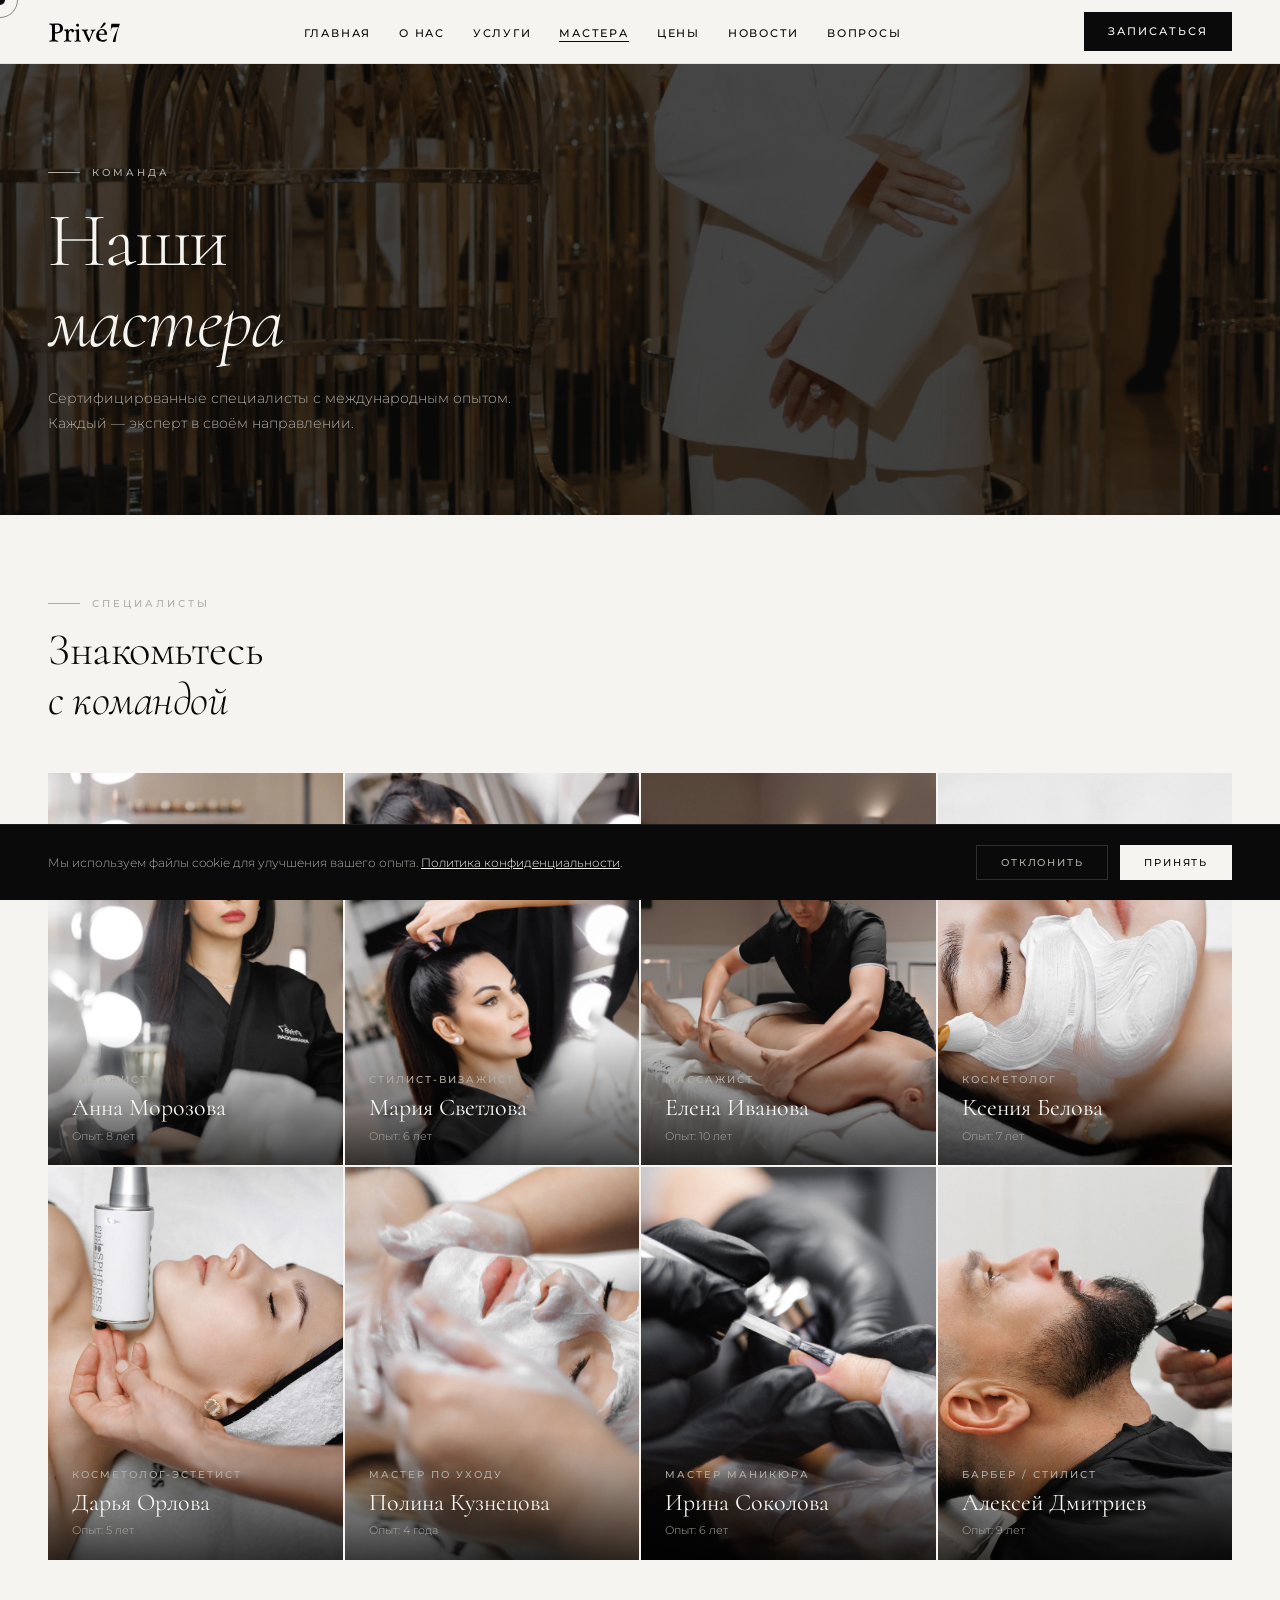
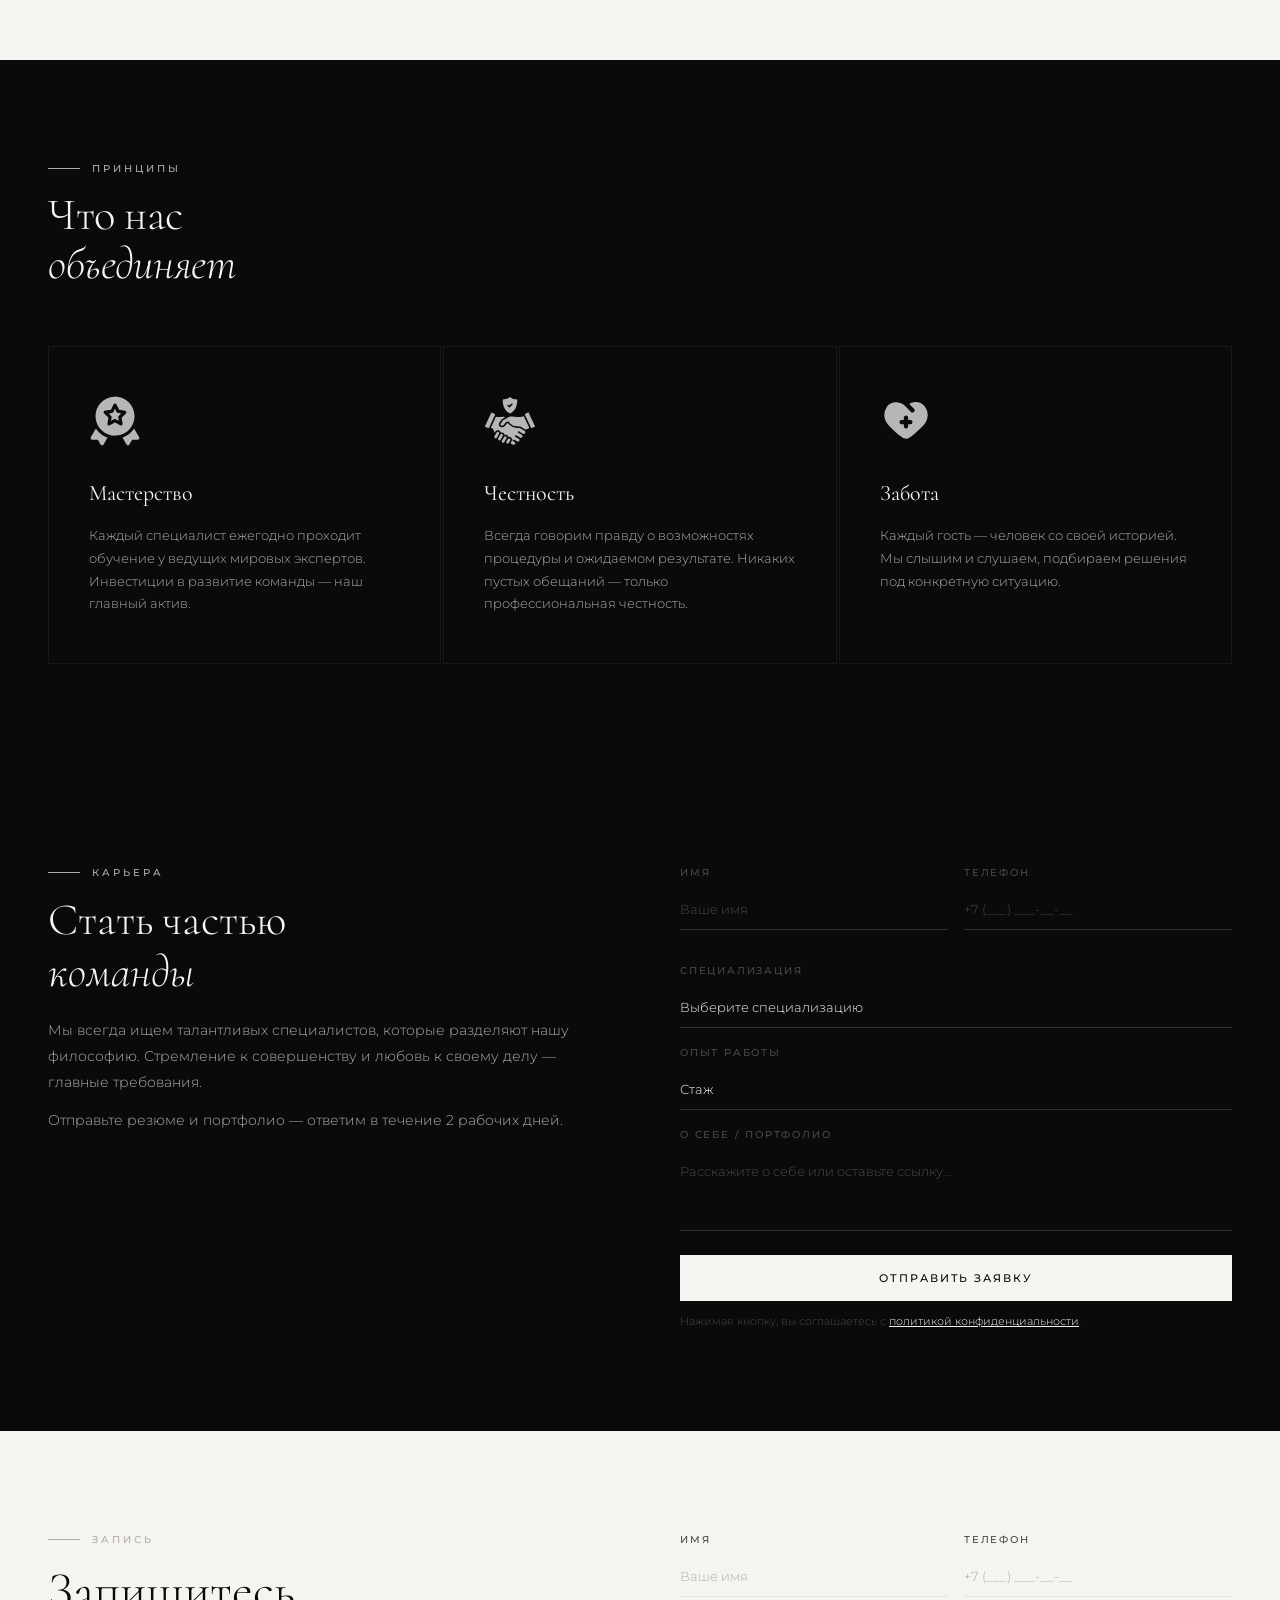
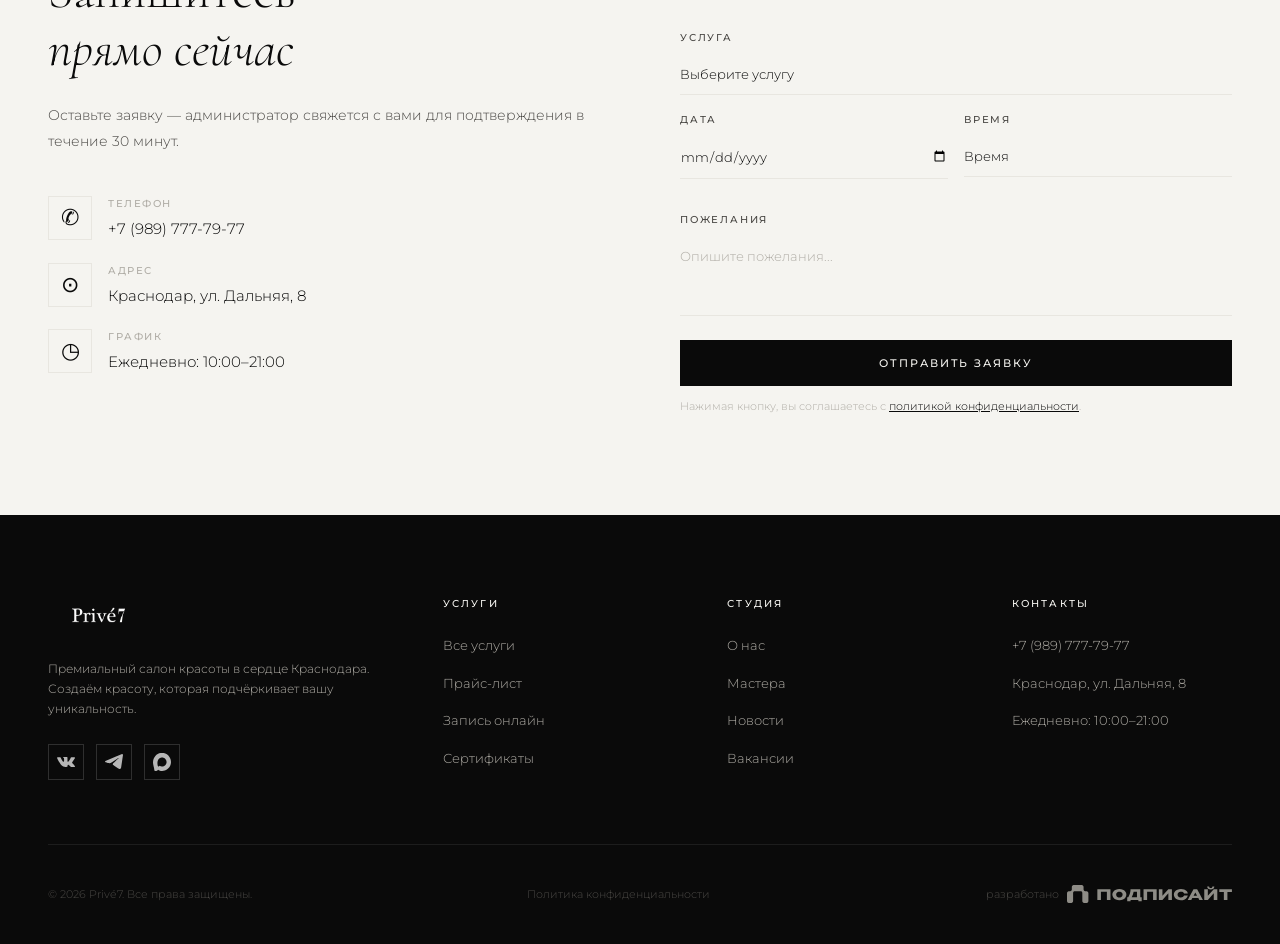
<file: masters.html>
<!DOCTYPE html>
<html lang="ru">
<head>
<meta charset="UTF-8"><meta name="viewport" content="width=device-width, initial-scale=1.0">
<title>Мастера — Privé7 Краснодар</title>
<link rel="preconnect" href="https://fonts.googleapis.com"><link rel="preconnect" href="https://fonts.gstatic.com" crossorigin><link href="https://fonts.googleapis.com/css2?family=Cormorant:ital,wght@0,300;0,400;0,500;0,600;1,300;1,400;1,500&family=Montserrat:wght@300;400;500;600&family=Dancing+Script:wght@400;500&display=swap" rel="stylesheet">
<link rel="stylesheet" href="styles/main.css">
<link rel="stylesheet" href="styles/masters.css">
</head>
<body>
<div class="cursor" id="cursor"></div>
<div class="cursor-follower" id="cursorFollower"></div>
<div class="cookie-banner" id="cookieBanner">
  <p class="cookie-text">Мы используем файлы cookie для улучшения вашего опыта. <a href="#" onclick="openPrivacy(event)">Политика конфиденциальности</a>.</p>
  <div class="cookie-actions">
    <button class="cookie-decline" onclick="declineCookies()">Отклонить</button>
    <button class="cookie-accept" onclick="acceptCookies()">Принять</button>
  </div>
</div>
<nav id="navbar">
  <a href="index.html" class="nav-logo-link"><img src="assets/icons/logo_black.svg" alt="Privé7" class="nav-logo-img"/></a>
  <ul class="nav-links"><li><a href="index.html">Главная</a></li><li><a href="about.html">О нас</a></li><li><a href="services.html">Услуги</a></li><li><a href="masters.html" class="active">Мастера</a></li><li><a href="https://prive7.shop">Цены</a></li><li><a href="news.html">Новости</a></li><li><a href="index.html#faq">Вопросы</a></li></ul>
  <a href="#booking" class="nav-cta">Записаться</a>
  <div class="mobile-toggle" id="mobileToggle"><span></span><span></span><span></span></div>
</nav>
<div class="mobile-menu" id="mobileMenu">
  <ul class="mobile-menu-links"><li><a href="index.html">Главная</a></li><li><a href="about.html">О нас</a></li><li><a href="services.html">Услуги</a></li><li><a href="masters.html" class="active">Мастера</a></li><li><a href="https://prive7.shop">Цены</a></li><li><a href="news.html">Новости</a></li><li><a href="index.html#faq">Вопросы</a></li></ul>
  <div class="mobile-menu-bottom">
    <a href="#booking" class="mobile-menu-cta">Записаться</a>
    <div class="mobile-menu-contact"><a href="tel:+79897777977">+7 (989) 777-79-77</a>Краснодар, ул. Дальняя, 8<br>Ежедневно: 10:00–21:00</div>
  </div>
</div>
<section class="page-hero">
  <img class="page-hero-bg" src="assets/images/p05.png" alt=""/>
  <div class="page-hero-content">
    <div class="page-hero-label">Команда</div>
    <h1 class="page-hero-h1">Наши<br><em>мастера</em></h1>
    <p class="page-hero-sub">Сертифицированные специалисты с международным опытом. Каждый — эксперт в своём направлении.</p>
  </div>
</section>
<section class="masters-page">
  <div class="fade-up"><div class="section-label">Специалисты</div><h2 class="section-heading">Знакомьтесь<br><em style="font-style:italic;font-family:'Cormorant',serif;">с командой</em></h2></div>
  <div class="masters-full-grid"><div class="master-card fade-up" style="transition-delay:0.00s"><img class="master-photo" src="assets/images/p12.png" alt="Анна Морозова"/><div class="master-overlay"><div class="master-role">Визажист</div><div class="master-name">Анна Морозова</div><div class="master-exp">Опыт: 8 лет</div></div></div>
<div class="master-card fade-up" style="transition-delay:0.06s"><img class="master-photo" src="assets/images/n04.png" alt="Мария Светлова"/><div class="master-overlay"><div class="master-role">Стилист-визажист</div><div class="master-name">Мария Светлова</div><div class="master-exp">Опыт: 6 лет</div></div></div>
<div class="master-card fade-up" style="transition-delay:0.12s"><img class="master-photo" src="assets/images/p11.png" alt="Елена Иванова"/><div class="master-overlay"><div class="master-role">Массажист</div><div class="master-name">Елена Иванова</div><div class="master-exp">Опыт: 10 лет</div></div></div>
<div class="master-card fade-up" style="transition-delay:0.18s"><img class="master-photo" src="assets/images/n05.png" alt="Ксения Белова"/><div class="master-overlay"><div class="master-role">Косметолог</div><div class="master-name">Ксения Белова</div><div class="master-exp">Опыт: 7 лет</div></div></div>
<div class="master-card fade-up" style="transition-delay:0.24s"><img class="master-photo" src="assets/images/p09.png" alt="Дарья Орлова"/><div class="master-overlay"><div class="master-role">Косметолог-эстетист</div><div class="master-name">Дарья Орлова</div><div class="master-exp">Опыт: 5 лет</div></div></div>
<div class="master-card fade-up" style="transition-delay:0.30s"><img class="master-photo" src="assets/images/p10.png" alt="Полина Кузнецова"/><div class="master-overlay"><div class="master-role">Мастер по уходу</div><div class="master-name">Полина Кузнецова</div><div class="master-exp">Опыт: 4 года</div></div></div>
<div class="master-card fade-up" style="transition-delay:0.36s"><img class="master-photo" src="assets/images/p14.png" alt="Ирина Соколова"/><div class="master-overlay"><div class="master-role">Мастер маникюра</div><div class="master-name">Ирина Соколова</div><div class="master-exp">Опыт: 6 лет</div></div></div>
<div class="master-card fade-up" style="transition-delay:0.42s"><img class="master-photo" src="assets/images/p15.png" alt="Алексей Дмитриев"/><div class="master-overlay"><div class="master-role">Барбер / Стилист</div><div class="master-name">Алексей Дмитриев</div><div class="master-exp">Опыт: 9 лет</div></div></div>
</div>
</section>
<section class="values">
  <div class="fade-up"><div class="section-label light">Принципы</div><h2 class="section-heading light">Что нас<br><em style="font-style:italic;font-family:'Cormorant',serif;">объединяет</em></h2></div>
  <div class="values-grid">
    <div class="value-item fade-up"><div class="value-icon"><img src="assets/icons/professionalism.svg" alt=""/></div><div class="value-title">Мастерство</div><div class="value-text">Каждый специалист ежегодно проходит обучение у ведущих мировых экспертов. Инвестиции в развитие команды — наш главный актив.</div></div>
    <div class="value-item fade-up" style="transition-delay:.1s"><div class="value-icon"><img src="assets/icons/honesty.svg" alt=""/></div><div class="value-title">Честность</div><div class="value-text">Всегда говорим правду о возможностях процедуры и ожидаемом результате. Никаких пустых обещаний — только профессиональная честность.</div></div>
    <div class="value-item fade-up" style="transition-delay:.2s"><div class="value-icon"><img src="assets/icons/care.svg" alt=""/></div><div class="value-title">Забота</div><div class="value-text">Каждый гость — человек со своей историей. Мы слышим и слушаем, подбираем решения под конкретную ситуацию.</div></div>
  </div>
</section>
<section class="join-section" id="join">
  <div class="fade-up">
    <div class="section-label light">Карьера</div>
    <h2 class="join-title">Стать частью<br><em>команды</em></h2>
    <p class="join-text">Мы всегда ищем талантливых специалистов, которые разделяют нашу философию. Стремление к совершенству и любовь к своему делу — главные требования.</p>
    <p class="join-text" style="margin-top:12px">Отправьте резюме и портфолио — ответим в течение 2 рабочих дней.</p>
  </div>
  <div class="form-dark fade-up" style="transition-delay:.15s">
    <div class="form-row">
      <div class="form-group"><label class="form-label">Имя</label><input class="form-input" type="text" placeholder="Ваше имя"/></div>
      <div class="form-group"><label class="form-label">Телефон</label><input class="form-input" type="tel" placeholder="+7 (___) ___-__-__"/></div>
    </div>
    <div class="form-group"><label class="form-label">Специализация</label>
      <select class="form-select"><option value="" disabled selected>Выберите специализацию</option>
        <option>Парикмахер / Стилист</option><option>Визажист</option>
        <option>Мастер маникюра</option><option>Косметолог</option>
        <option>Массажист</option><option>Администратор</option><option>Другое</option>
      </select>
    </div>
    <div class="form-group"><label class="form-label">Опыт работы</label>
      <select class="form-select"><option value="" disabled selected>Стаж</option>
        <option>До 1 года</option><option>1–3 года</option><option>3–5 лет</option><option>Более 5 лет</option>
      </select>
    </div>
    <div class="form-group"><label class="form-label">О себе / портфолио</label><textarea class="form-textarea" placeholder="Расскажите о себе или оставьте ссылку..."></textarea></div>
    <button class="form-submit" onclick="submitForm(this)">Отправить заявку</button>
    <p class="form-note" style="color:var(--gray-dark)">Нажимая кнопку, вы соглашаетесь с <a href="#" onclick="openPrivacy(event)" style="color:var(--white)">политикой конфиденциальности</a>.</p>
  </div>
</section>
<section class="booking" id="booking">
  <div class="fade-up">
    <div class="section-label">Запись</div>
    <h2 class="booking-h">Запишитесь<br><em>прямо сейчас</em></h2>
    <p class="booking-intro">Оставьте заявку — администратор свяжется с вами для подтверждения в течение 30 минут.</p>
    <div class="contact-details">
      <div class="contact-item"><div class="contact-icon">✆</div><div><div class="contact-label">Телефон</div><div class="contact-value"><a href="tel:+79897777977">+7 (989) 777-79-77</a></div></div></div>
      <div class="contact-item"><div class="contact-icon">⊙</div><div><div class="contact-label">Адрес</div><div class="contact-value">Краснодар, ул. Дальняя, 8</div></div></div>
      <div class="contact-item"><div class="contact-icon">◷</div><div><div class="contact-label">График</div><div class="contact-value">Ежедневно: 10:00–21:00</div></div></div>
    </div>
  </div>
  <div class="fade-up" style="transition-delay:.15s">
    <div class="form-row">
      <div class="form-group"><label class="form-label">Имя</label><input class="form-input" type="text" placeholder="Ваше имя"/></div>
      <div class="form-group"><label class="form-label">Телефон</label><input class="form-input" type="tel" placeholder="+7 (___) ___-__-__"/></div>
    </div>
    <div class="form-group"><label class="form-label">Услуга</label>
      <select class="form-select"><option value="" disabled selected>Выберите услугу</option>
        <option>Макияж</option><option>Парикмахерский зал</option><option>Ногтевой сервис</option>
        <option>Брови и ресницы</option><option>Лазерная эпиляция</option>
        <option>Аппаратная косметология</option><option>Эстетическая косметология</option>
        <option>Инъекционная косметология</option><option>Тело</option>
      </select>
    </div>
    <div class="form-row">
      <div class="form-group"><label class="form-label">Дата</label><input class="form-input" type="date"/></div>
      <div class="form-group"><label class="form-label">Время</label>
        <select class="form-select"><option value="" disabled selected>Время</option>
          <option>10:00</option><option>11:00</option><option>12:00</option><option>13:00</option>
          <option>14:00</option><option>15:00</option><option>16:00</option><option>17:00</option>
          <option>18:00</option><option>19:00</option><option>20:00</option>
        </select>
      </div>
    </div>
    <div class="form-group"><label class="form-label">Пожелания</label><textarea class="form-textarea" placeholder="Опишите пожелания..."></textarea></div>
    <button class="form-submit" onclick="submitForm(this)">Отправить заявку</button>
    <p class="form-note">Нажимая кнопку, вы соглашаетесь с <a href="#" onclick="openPrivacy(event)">политикой конфиденциальности</a>.</p>
  </div>
</section>
<footer>
  <div class="footer-top">
    <div>
      <a href="index.html" class="footer-logo-link"><img src="assets/icons/logo_white.svg" alt="Privé7" class="footer-logo-img"/></a>
      <p class="footer-tagline">Премиальный салон красоты в сердце Краснодара. Создаём красоту, которая подчёркивает вашу уникальность.</p>
      <div class="footer-social">
        <a href="#" class="social-link"><img src="assets/icons/vk.svg" alt="VK"/></a>
        <a href="#" class="social-link"><img src="assets/icons/tg.svg" alt="TG"/></a>
        <a href="#" class="social-link"><img src="assets/icons/max.svg" alt="MAX"/></a>
      </div>
    </div>
    <div>
      <div class="footer-col-title">Услуги</div>
      <ul class="footer-links">
        <li><a href="services.html">Все услуги</a></li>
        <li><a href="https://prive7.shop" target="_blank">Прайс-лист</a></li>
        <li><a href="index.html#booking">Запись онлайн</a></li>
        <li><a href="#" onclick="openCert(event)">Сертификаты</a></li>
      </ul>
    </div>
    <div>
      <div class="footer-col-title">Студия</div>
      <ul class="footer-links">
        <li><a href="about.html">О нас</a></li>
        <li><a href="masters.html">Мастера</a></li>
        <li><a href="news.html">Новости</a></li>
        <li><a href="about.html#join">Вакансии</a></li>
      </ul>
    </div>
    <div>
      <div class="footer-col-title">Контакты</div>
      <ul class="footer-links">
        <li><a href="tel:+79897777977">+7 (989) 777-79-77</a></li>
        <li><a href="https://yandex.com/maps/org/prive_7/147616015872/?ll=38.961785%2C45.061272&z=16.74" target="_blank">Краснодар, ул. Дальняя, 8</a></li>
        <li><a href="#">Ежедневно: 10:00–21:00</a></li>
      </ul>
    </div>
  </div>
  <div class="footer-bottom">
    <div class="footer-copy">© 2026 Privé7. Все права защищены.</div>
    <div class="footer-legal">
      <a href="#" onclick="openPrivacy(event)">Политика конфиденциальности</a>
    </div>
    <div class="footer-dev">разработано <a href="https://podpisait.ru" target="_blank" class="footer-dev-link"><img src="assets/icons/podpisait.svg" alt="podpisait" class="footer-dev-logo"/></a></div>
  </div>
</footer>
<div id="privacyPopup"><div class="privacy-inner">
  <button class="privacy-close" onclick="closePrivacy()">×</button>
  <h2 class="privacy-h">Политика конфиденциальности</h2>
  <p class="privacy-date">Последнее обновление: 1 января 2025</p>
  <div class="privacy-body">
    <p><strong>1. ОБЩИЕ ПОЛОЖЕНИЯ</strong><br>1.1 Настоящая Политика конфиденциальности персональных данных клиентов и пользователей (далее также – «Субъект персональных данных») сервисов ООО «ПРИВЕ7» (далее также – «Политика») регулирует отношения, связанные с обработкой персональных данных, которые осуществляет ООО «ПРИВЕ7» (адрес: 119146, город Москва, Фрунзенская наб., д. 24, этаж/помещ. 1/1, ОГРН: 1137746312660, ИНН: 7701994480) (далее также – «Оператор») с использованием средств автоматизации, включая сайт в информационно-телекоммуникационной сети «Интернет» https://prive-7.ru/ (в том числе сайт https://www.yclients.com/, если переход на указанный сайт осуществлен через сайт https://prive-7.ru/, в том числе, но не ограничиваясь, https://n453474.yclients.com/, https://n379377.yclients.com/, https://n1360835.yclients.com/, https://n966899.yclients.com/, https://n409244.yclients.com/, https://b860090.yclients.com/ и https://n668277.yclients.com/) (далее также – «Сайт»).
<br>1.2 Настоящая Политика разработана в соответствии с Федеральным законом от 27.07.2006 № 152-ФЗ «О персональных данных». Обработка персональных данных осуществляется на территории Российской Федерации.
<br>1.3 Сайт может осуществлять обработку следующих персональных данных, а именно:
• данных, указанных самим Субъектом персональных данных на Сайте: фамилия; имя; отчество; контактный номер телефона; адрес электронной почты; сведения, полученные при автоматизированной обработке персональных данных;
• данных, которые автоматически передаются в процессе просмотра и при посещении страниц Сайта (cookie-файлы): URL страницы; реферер страницы; заголовок страницы; браузер и его версия; операционная система и ее версия; тип устройства; высота и ширина экрана; наличие cookie-файлов (включены, отключены или не поддерживаются); наличие JavaScript; часовой пояс; язык браузера; глубина цвета экрана; ширина и высота клиентской части окна браузера; пол и возраст посетителей; интересы посетителей; географические данные (страна, область, город, зона действия Генерального регламента о защите данных (General Data Protection Regulation, GDPR)); JavaScript-события (учет взаимодействий посетителя с Сайтом, в том числе использование на сайте методов JavaScript API, например, отправка формы, скроллинг страницы); параметры загрузки страницы (например, время до отрисовки и время ответа сервера); просмотр страницы; визит; переход по внешней ссылке; скачивание файла; отказ; время на сайте; глубина просмотра; правильность установления других cookie-файлов; сведения о том, включен ли у пользователя блокировщик рекламы; дата первого визита; клиентский идентификатор (Client ID), который определяет браузер, в котором посетитель просматривает Сайт.
<br>1.4 Любые платежи, которые обрабатываются третьими лицами на Сайте, регулируются политикой конфиденциальности этих третьих лиц.
<br>1.5 Оператор не осуществляет сбор и обработку персональных данных Субъекта персональных данных о его расовой, национальной принадлежности, политических взглядах, религиозных или философских убеждениях, частной жизни.
<br>1.6 Персональные данные Субъекта персональных данных относятся к конфиденциальной информации ограниченного доступа.
<br>1.7 Давая согласие на обработку персональных данных, Субъект персональных данных подтверждает, что является совершеннолетним.
<br>1.8 Решение о предоставлении своих персональных данных и согласие на их обработку дано своей волей и в своем интересе. Отказ от предоставления своих персональных данных влечет невозможность для Оператора надлежаще оказывать услуги.
<br>1.9 Оператор вправе время от времени по своему усмотрению вносить изменения в настоящую Политику и обязан уведомлять Субъекта персональных данных о существенных изменениях Политики. Существенность изменений определяется по усмотрению Оператора.</p>
    <p><strong>2. ТЕРМИНЫ И ОПРЕДЕЛЕНИЯ</strong><br>Для целей применения и толкования настоящей Политики используются определенные ниже основные термины (если в Политике прямо не указано иное). В тексте Политики эти термины могут быть указаны с большой или маленькой буквы в единственном или множественном числе, а также в виде сокращений.
Персональные данные – любая информация, относящаяся к прямо или косвенно определенному или определяемому физическому лицу (Субъекту персональных данных).
Обработка персональных данных – любое действие (операция) или совокупность действий (операций), совершаемых с использованием средств автоматизации или без использования таких средств с персональными данными, включая сбор, запись, систематизацию, накопление, хранение, уточнение (обновление, изменение), извлечение, использование, передачу (распространение, предоставление, доступ), обезличивание, блокирование, удаление, уничтожение персональных данных.
Автоматизированная обработка персональных данных – обработка персональных данных с помощью средств вычислительной техники.
Распространение персональных данных — действия, направленные на раскрытие персональных данных неопределенному кругу лиц.
Предоставление персональных данных – действия, направленные на раскрытие персональных данных определенному лицу или определенному кругу лиц.
Блокирование персональных данных – временное прекращение обработки персональных данных (за исключением случаев, если обработка необходима для уточнения персональных данных).
Уничтожение персональных данных – действия, в результате которых становится невозможным восстановить содержание персональных данных в информационной системе персональных данных и (или) в результате которых уничтожаются материальные носители персональных данных.
Обезличивание персональных данных – действия, в результате которых становится невозможным без использования дополнительной информации определить принадлежность персональных данных конкретному Субъекту персональных данных.
Информационная система персональных данных – совокупность содержащихся в базах данных персональных данных и обеспечивающих их обработку информационных технологий и технических средств.
Трансграничная передача персональных данных – передача персональных данных на территорию иностранного государства органу власти иностранного государства, иностранному физическому лицу или иностранному юридическому лицу.
Иные термины и определения, встречающиеся в настоящей Политике, подлежат толкованию в соответствии с положениями Федерального закона от 27.07.2006 № 152-ФЗ «О персональных данных».</p>
    <p><strong>3. ЦЕЛИ ОБРАБОТКИ ПЕРСОНАЛЬНЫХ ДАННЫХ</strong><br>
Оператор обрабатывает персональные данные Субъекта персональных данных в целях оказания услуг, указанных на Сайте, а также в следующих целях:
• заключение, изменение, расторжение договоров, исполнение обязательств по заключенным договорам, а также выполнение соответствующих требований, предусмотренных законодательством Российской Федерации;
• предоставление информации об оказываемых Оператором услугах, о разработке Оператором новых продуктов и услугах, информирование о предложениях по продуктам и услугам Оператора, проведение маркетинговых (рекламных) мероприятий;
• формирование статистической отчетности, анализ эффективности Сайта, предоставление доступа к Сайту, его содержанию, к функционалу сервиса, для администрирования Сайта;
• установление обратной связи, включая направление уведомлений и запросов, улучшение качества работы Сайта и его сервисов, удобства их использования и разработки новых сервисов и услуг;
• предоставление эффективной клиентской и технической поддержки при возникновении проблем, связанных с использованием Сайта.</p>
    <p><strong>4. УСЛОВИЯ ОБРАБОТКИ ПЕРСОНАЛЬНЫХ ДАННЫХ</strong><br>Обработка персональных данных осуществляется с соблюдением принципов и правил, предусмотренных законодательством Российской Федерации. Обработка персональных данных допускается в следующих случаях:
• обработка персональных данных осуществляется с согласия Субъекта персональных данных на обработку его персональных данных;
• обработка персональных данных необходима для исполнения договора, стороной которого либо выгодоприобретателем по которому является Субъект персональных данных, а также для заключения договора по инициативе Субъекта персональных данных или договора, по которому Субъект персональных данных будет являться выгодоприобретателем;
• обработка персональных данных необходима для осуществления прав и законных интересов Оператора, третьих лиц и публичных интересов в случаях и с ограничениями, предусмотренными законодательством Российской Федерации;
• обработка персональных данных осуществляется в отношении данных, подлежащих опубликованию или обязательному раскрытию в соответствии с законодательством Российской Федерации.
<br>4.2 Оператор вправе поручить обработку персональных данных третьему лицу с согласия Субъекта персональных данных, если иное не предусмотрено законодательством Российской Федерации, на основании заключаемого с этим лицом договора.
<br>4.3 В случае, если Оператор поручает обработку персональных данных третьему лицу, ответственность перед Субъектом персональных данных за действия указанного лица несет Оператор.
<br>4.4 Персональные данные Субъекта персональных данных, являющегося пользователем Сайта, обрабатываются исключительно с использованием средств автоматизации.
<br>4.5 Обработка персональных данных осуществляется Оператором с согласия Субъекта персональных данных как с момента заполнения любых форм на Сайте либо при оставлении на Сайте любых данных, так и непосредственно после указанных действий Субъекта персональных данных на Сайте.
<br>4.6 Получение согласия Субъекта персональных данных на обработку его персональных данных является необходимым условием для оказания Оператором услуг в пользу Субъекта персональных данных. С содержанием электронного документа «Согласие на обработку персональных данных» Субъект персональных данных может ознакомиться в любой время на Сайте Оператора, в том числе при заполнении форм.
<br>4.7 Все персональные данные следует получать от самого Субъекта персональных данных. Если персональные данные Субъекта персональных данных можно получить только у третьей стороны, то Субъект персональных данных должен быть уведомлен об этом, и от него должно быть получено согласие.
<br>4.8 Некоторые данные могут собираться автоматически без участия Субъекта персональных данных, например, cookie-файлы.
<br>4.9 Хранение данных в форме, позволяющей определить Субъекта персональных данных, осуществляется не дольше, чем этого требуют цели их обработки, и они подлежат уничтожению по достижении целей обработки или в случае утраты необходимости в их достижении.</p>
    <p><strong>5. ПСОГЛАСИЕ НА ОБРАБОТКУ ПЕРСОНАЛЬНЫХ ДАННЫХ</strong><br>5.1 Субъект персональных данных при заполнении любых форм на Сайте Оператора либо при оставлении на Сайте любых данных дает конкретное, предметное, информированное, сознательное и однозначное согласие Оператору на обработку своих персональных данных.
<br>5.2 Перечень персональных данных, согласие на обработку которых дает Субъект персональных данных в случае предоставления таких данных:
• данные, указанные самим Субъектом персональных данных на Сайте: фамилия; имя; отчество; контактный номер телефона; адрес электронной почты; сведения, полученные при автоматизированной обработке персональных данных;
• данные, которые автоматически передаются в процессе просмотра и при посещении страниц Сайта (cookie-файлы): URL страницы; реферер страницы; заголовок страницы; браузер и его версия; операционная система и ее версия; тип устройства; высота и ширина экрана; наличие cookie-файлов (включены, отключены или не поддерживаются); наличие JavaScript; часовой пояс; язык браузера; глубина цвета экрана; ширина и высота клиентской части окна браузера; пол и возраст посетителей; интересы посетителей; географические данные (страна, область, город, зона действия Генерального регламента о защите данных (General Data Protection Regulation, GDPR)); JavaScript-события (учет взаимодействий посетителя с Сайтом, в том числе использование на сайте методов JavaScript API, например, отправка формы, скроллинг страницы); параметры загрузки страницы (например, время до отрисовки и время ответа сервера); просмотр страницы; визит; переход по внешней ссылке; скачивание файла; отказ; время на сайте; глубина просмотра; правильность установления других cookie-файлов; сведения о том, включен ли у пользователя блокировщик рекламы; дата первого визита; клиентский идентификатор (Client ID), который определяет браузер, в котором посетитель просматривает Сайт.
<br>5.3 Перечень действий с персональными данными, на совершение которых дается согласие, общее описание используемых Оператором способов обработки персональных данных: сбор, запись, систематизация, накопление, хранение, уточнение (обновление, изменение), извлечение, использование в целях заключения и исполнения договоров, передача (предоставление, доступ) в целях заключения и исполнения договоров, обезличивание, блокирование, удаление, уничтожение персональных данных, а также иные действия, которые Оператор обязан выполнить в соответствии с законодательством Российской Федерации.
<br>5.4 Оператор имеет право поручать (передавать персональные данные (предоставление, доступ)) обработку персональных данных третьим лицам, в том числе ООО «ПРИВЕ7 ДАЧА» (143082, Московская область, д Жуковка, д. 70, ОГРН: 1207700039084, ИНН: 9724003429) и ООО «ПРИВЕ7 ПРЕСНЯ» (119146, город Москва, Фрунзенская наб., д. 24, антресоль 1 эт. пом. Vб, комн. 1б,
ОГРН: 1187746374694, ИНН: 7704453641).
<br>5.5 Оператор имеет право поручать (передавать персональные данные (предоставление, доступ)) обработку cookie-файлов третьим лицам, в том числе ООО «ЯНДЕКС» (119021, г. Москва, ул. Льва Толстого, д. 16, ОГРН: 1027700229193, ИНН: 7736207543),
ООО «ЯНДЕКС ДЦ» (115035, город Москва, Садовническая ул., д. 82 стр. 2, ком. 5B68, ОГРН: 1116232000411, ИНН: 6232008480),
ООО «ЯНДЕКС ДЦ КАЛУГА» (248926, Калужская область, г. Калуга, проезд 1-й Автомобильный, зд. 8, ОГРН: 1214000005010, ИНН: 4027146565), ООО «ЯНДЕКС ДЦ ВЛАДИМИР» (600902, г. Владимир, микрорайон Энергетик, ул. Энергетиков, д. 37, к. 1, ОГРН: 1153328000154, ИНН: 3328000568).
<br>5.6 Срок, в течение которого действует Согласие Субъекта персональных данных: в течение всего периода взаимодействия с Оператором и 3 (трех) лет после его прекращения.
<br>5.7 Способ отзыва Согласия: в письменной форме путем направления отзыва по адресу: 119146, город Москва, Фрунзенская наб., д. 24, этаж/помещ. 1/1.</p>
    <p><strong>6. ПРАВА СУБЪЕКТА ПЕРСОНАЛЬНЫХ ДАННЫХ</strong><br>6.1 Субъект персональных данных вправе требовать от Оператора уточнения его персональных данных, их блокирования или уничтожения в случае, если персональные данные являются неполными, устаревшими, неточными, незаконно полученными или не являются необходимыми для заявленной цели обработки, а также принимать предусмотренные законом меры по защите своих прав.
<br>6.2 Субъект персональных данных имеет право на получение информации, касающейся обработки его персональных данных, в том числе содержащей:
• подтверждение факта обработки персональных данных Оператором;
• правовые основания и цели обработки персональных данных;
• цели и применяемые Оператором способы обработки персональных данных;
• наименование и место нахождения Оператора, сведения о лицах (за исключением работников Оператора), которые имеют доступ к персональным данным или которым могут быть раскрыты персональные данные на основании договора с Оператором или на основании законодательства Российской Федерации;
• обрабатываемые персональные данные, относящиеся к соответствующему Субъекту персональных данных, источник их получения, если иной порядок предоставления таких данных не предусмотрен законодательством Российской Федерации;
• сроки обработки персональных данных, в том числе сроки их хранения;
• порядок осуществления Субъектом персональных данных прав, предусмотренных законодательством Российской Федерации;
• информацию об осуществленной или о предполагаемой трансграничной передаче данных;
• наименование или фамилию, имя, отчество и адрес лица, осуществляющего обработку персональных данных по поручению Оператора, если обработка поручена или будет поручена такому лицу;
• иные сведения, предусмотренные действующим законодательством Российской Федерации.
<br>6.3 Сведения, указанные в п. 6.2 настоящей Политики, предоставляются Субъекту персональных данных при обращении по электронной почте info@prive7.com или по адресу: 119146, город Москва, Фрунзенская наб., д. 24, этаж/помещ. 1/1. Субъект персональных данных обязан предоставить Оператору доказательства принадлежности персональных данных, в отношении которых направляется запрос. Такие сведения должны быть предоставлены Субъекту персональных данных в доступной форме, в них не должны содержаться персональные данные, относящиеся к другому Субъекту персональных данных, за исключением случаев, если имеются законные основания для раскрытия таких персональных данных.
<br>6.4 Субъект персональных данных имеет право на отзыв своего согласия на обработку персональных данных, а также на их удаление. Для реализации данных прав Субъект персональных данных должен направить соответствующее обращение по адресу: 119146, город Москва, Фрунзенская наб., д. 24, этаж/помещ. 1/1. Субъект персональных данных обязан предоставить Оператору доказательства принадлежности персональных данных, в отношении которых направляется запрос. Оператор рассматривает поступившее обращение и обеспечивает прекращение обработки персональных данных Субъекта персональных данных, а также удаляет персональные данные Субъекта персональных данных в течение 5 (пяти) рабочих дней с момента поступления обращения Субъекта персональных данных.
<br>6.5 Уничтожение документов (носителей), содержащих персональные данные, производится путем сожжения, дробления (измельчения), химического разложения, превращения в бесформенную массу или порошок. Для уничтожения бумажных документов допускается применение шредера.
<br>6.6 Данные на электронных носителях уничтожаются путем стирания или форматирования носителя. Факт уничтожения персональных данных подтверждается документально актом об уничтожении носителей.</p>
    <p><strong>7. ОБЯЗАННОСТИ ОПЕРАТОРА</strong><br>7.1 Оператор обязан обеспечить запись, систематизацию, накопление, хранение, уточнение (обновление, изменение), извлечение персональных данных Субъекта персональных данных с использованием баз данных, находящихся на территории Российской Федерации.
<br>7.2 Оператор обязан принимать меры, необходимые и достаточные для обеспечения выполнения обязанностей, предусмотренных законодательством Российской Федерации в отношении персональных данных. Оператор самостоятельно определяет состав и перечень мер, необходимых и достаточных для обеспечения выполнения обязанностей. К таким мерам относятся:
<br>7.3 Формирование комиссии по защите персональных данных.
<br>7.4 Назначение Оператором ответственного за организацию обработки персональных данных.
<br>7.5 Применение правовых, организационных и технических мер по обеспечению безопасности персональных данных.
<br>7.6 Оценка вреда, который может быть причинен Субъекту персональных данных в случае нарушения его прав, предусмотренных настоящей Политикой и законодательством Российской Федерации.
<br>7.7 К мерам, необходимым и достаточным для обеспечения выполнения обязанностей Оператора, предусмотренных законодательством Российской Федерации о персональных данных, могут относиться:
• издание Оператором локальных актов по вопросам обработки персональных данных, а также локальных актов, устанавливающих процедуры, направленные на предотвращение и выявление нарушений законодательства Российской Федерации, устранение последствий таких нарушений;
• осуществление внутреннего контроля и (или) аудита соответствия обработки персональных данных закону и принятым в соответствии с ним нормативным правовым актам, требованиям к защите персональных данных, Политике Оператора, локальным актам Оператора;
• ознакомление работников Оператора, непосредственно осуществляющих обработку персональных данных, с положениями законодательства Российской Федерации о персональных данных, в том числе с требованиями к защите персональных данных, документами, определяющими Политику Оператора, локальными актами по вопросам обработки персональных данных, и (или) обучение указанных работников.
<br>7.8 Оператор при обработке персональных данных обязан принимать необходимые правовые, организационные и технические меры или обеспечивать их принятие для защиты персональных данных от неправомерного или случайного доступа к ним, уничтожения, изменения, блокирования, копирования, предоставления, распространения персональных данных, а также от иных неправомерных действий в отношении персональных данных.
<br>7.9 Обеспечение безопасности персональных данных достигается следующими способами:
• определение угроз безопасности персональных данных при их обработке в информационных системах персональных данных;
• применение организационных и технических мер по обеспечению безопасности персональных данных при их обработке в информационных системах персональных данных, необходимых для выполнения требований к защите персональных данных;
• учет машинных носителей персональных данных;
• обнаружение фактов несанкционированного доступа к персональным данным и принятие мер;
• контроль за принимаемыми мерами по обеспечению безопасности персональных данных и уровня защищенности информационных систем персональных данных.
<br>7.10 Обеспечение безопасности персональных данных может достигаться следующими способами:
• применение прошедших в установленном порядке процедур оценки соответствия средств защиты информации;
• восстановление персональных данных, модифицированных или уничтоженных вследствие несанкционированного доступа к ним;
• установление правил доступа к персональным данным, обрабатываемым в информационной системе персональных данных, а также обеспечение регистрации и учета всех действий, совершаемых с персональными данными в информационной системе персональных данных;
• совершенствование и обновление настоящей Политики.
<br>7.11 Оператор обязан предоставить безвозмездно Субъекту персональных данных или его представителю возможность ознакомления с персональными данными, относящимися к этому Субъекту персональных данных.
<br>7.12 В срок, не превышающий 7 (семи) рабочих дней со дня предоставления Субъектом персональных данных или его представителем сведений, подтверждающих, что персональные данные являются неполными, неточными или неактуальными, Оператор обязан внести в них необходимые изменения.
<br>7.13 В срок, не превышающий 5 (пяти) рабочих дней со дня представления Субъектом персональных данных или его представителем сведений, подтверждающих, что такие персональные данные являются незаконно полученными или не являются необходимыми для заявленной цели обработки, Оператор обязан уничтожить такие персональные данные.
<br>7.14 Оператор обязан уведомить Субъекта персональных данных или его представителя о внесенных изменениях и предпринятых мерах и принять разумные меры для уведомления третьих лиц, которым персональные данные этого Субъекта персональных данных были переданы.
<br>7.15 В случае выявления неправомерной обработки персональных данных при обращении Субъекта персональных данных или его представителя либо по запросу Субъекта персональных данных или его представителя Оператор обязан осуществить блокирование неправомерно обрабатываемых персональных данных, относящихся к этому Субъекту персональных данных, или обеспечить их блокирование (если обработка персональных данных осуществляется другим лицом, действующим по поручению Оператора) с момента такого обращения или получения указанного запроса на период проверки.
<br>7.16 В случае выявления неточных персональных данных при обращении Субъекта персональных данных или его представителя Оператор обязан осуществить блокирование персональных данных, относящихся к этому Субъекту персональных данных, или обеспечить их блокирование (если обработка персональных данных осуществляется другим лицом, действующим по поручению Оператора) с момента такого обращения или получения указанного запроса на период проверки, если блокирование персональных данных не нарушает права и законные интересы Субъекта персональных данных или третьих лиц.
<br>7.17 В случае выявления неправомерной обработки персональных данных, осуществляемой Оператором или лицом, действующим по поручению Оператора, Оператор в срок, не превышающий 5 (пяти) рабочих дней с даты этого выявления, обязан прекратить неправомерную обработку персональных данных или обеспечить прекращение неправомерной обработки персональных данных лицом, действующим по поручению Оператора.
<br>7.18 Оператор не вправе предоставлять возможность распространения информации и доступа к информации, ограниченной в распространении на территории Российской Федерации.
<br>7.19 Оператор обязан принимать правовые, организационные и технические меры, направленные на соблюдение требований Федерального закона от 27.07.2006 № 149-ФЗ «Об информации, информационных технологиях и о защите информации», в частности:
• обеспечение защиты информации от неправомерного доступа, уничтожения, модифицирования, блокирования, копирования, предоставления, распространения, а также от иных неправомерных действий в отношении такой информации;
• соблюдение конфиденциальности информации ограниченного доступа;
• реализация права на доступ к информации;
• своевременное обнаружение фактов несанкционированного доступа к информации;
• предупреждение возможности неблагоприятных последствий нарушения порядка доступа к информации;
• недопущение воздействия на технические средства обработки информации, в результате которого нарушается их функционирование;
• возможность незамедлительного восстановления информации, модифицированной или уничтоженной вследствие несанкционированного доступа к ней;
• постоянный контроль за обеспечением уровня защищенности информации;
• нахождение на территории Российской Федерации баз данных информации, с использованием которых осуществляются сбор, запись, систематизация, накопление, хранение, уточнение (обновление, изменение), извлечение персональных данных граждан Российской Федерации.</p>
<p><strong>8. COOKIE-ФАЙЛЫ</strong><br>8.1 Оператор может использовать cookie-файлы и другие технологии отслеживания для поддержки работы Сайта, анализа трафика или в рекламных целях.
<br>8.2 Пользуясь Сайтом, Субъект персональных данных подтверждает свое согласие на использование cookie-файлов, описанных в настоящей Политике.
<br>8.3 Субъект персональных данных может настроить все свои устройства на прием cookie-файлов, уведомления о получении cookie-файлов или отключение приема cookie-файлов. Настройки изменения или отключения cookie-файлов могут варьироваться в зависимости от вида браузера. Субъект персональных данных должен воспользоваться такими вкладками, как «Помощь», «Настройки» или «Предпочтения» в меню браузера.
<br>8.4 Чтобы узнать больше о том, как работать с cookie-файлами или удалить их, Субъект персональных данных может зайти на сайт https://allaboutcookies.org/ и в раздел «Справка» или «Помощь» своего браузера. Через настройки браузера (например, «Internet Explorer», «Safari», «Mozilla Firefox» или «Chrome») Субъект персональных данных может выбрать, какие cookie-файлы принимать, а какие отклонять. Расположение настроек зависит от того, какой браузер используется.
<br>8.5 Если Субъект персональных данных решил отказаться от определенных технических и/или функциональных cookie-файлов, ему могут быть недоступны некоторые функции Сайта и услуги Оператора.</p>
<p><strong>9. КОНТРОЛЬ ЗА СОБЛЮДЕНИЕМ ТРЕБОВАНИЙ К ЗАЩИТЕ ПЕРСОНАЛЬНЫХ ДАННЫХ</strong><br>9.1 Внутренний контроль за соблюдением структурными подразделениями Оператора законодательства Российской Федерации и локальных нормативных актов в области персональных данных осуществляется комиссией по защите персональных данных и ответственным за организацию обработки персональных данных.
<br>9.2 Все сотрудники Оператора, осуществляющие обработку персональных данных, обязаны хранить тайну о сведениях, содержащих персональные данные, в соответствии с Политикой и требованиями законодательства Российской Федерации.
<br>9.3 Лица, виновные в нарушении требований настоящей Политики, несут предусмотренную законодательством Российской Федерации ответственность.</p>
    <p style="margin-bottom:0"><strong>ООО «ПРИВЕ7»</strong><br>ОГРН: 1137746312660<br>ИНН: 7701994480<br>КПП: 770401001<br>Телефоны: +7 (969) 347-34-47, +7 (495) 640-97-77<br>Е-mail: info@prive7.com</p>
  </div>
</div></div>
<div id="certPopup"><div class="cert-inner">
  <button class="cert-close" onclick="closeCert()">×</button>
  <h2 class="cert-h">Наши сертификаты</h2>
  <p class="cert-date">Последнее обновление: 1 января 2025</p>
  <div class="cert-body">
  <div class="cert-list fade-up" style="transition-delay:.1s">
    <div class="cert-item"><div class="cert-question" onclick="toggleCert(this)">Оферта на заключение договора<span class="cert-arrow">›</span></div><div class="cert-answer"><p><strong>В настоящей Оферте</strong><br>
В настоящей Оферте содержатся условия договора предоставления ООО «ПРИВЕ7» (ОГРН: 1137746312660, ИНН: 7701994480), сетью салонов красоты премиум класса «Privé7» (далее также – «Исполнитель»), услуг, предусмотренных настоящей Офертой, а также взаимные права, обязанности и порядок взаимоотношений между Исполнителем и потребителем услуг (далее также – «Заказчик»), который принимает и акцептует настоящую Оферту о заключении договора об оказании услуг (далее также – «Договор»).</p>

<p>Совершение Заказчиком действий, указанных в настоящей Оферте, является подтверждением согласия Заказчика заключить Договор на условиях, в порядке и объеме, изложенных в настоящей Оферте.</p>

<p>Изложенный текст Оферты является публичным предложением заключить Договор в соответствии с п. 2 ст. 437 Гражданского кодекса Российской Федерации (часть первая) от 30.11.1994 № 51-ФЗ (далее также – «ГК РФ»). Исполнитель считается давшим Оферту на условиях, изложенных в настоящем Договоре, с момента размещения Оферты на сайте <a href="https://prive-7.ru/">https://prive-7.ru/</a>.</p>

<p><strong>ОПРЕДЕЛЕНИЯ И ТЕРМИНЫ</strong></p>

<p><strong>Оферта</strong> – адресованное одному или нескольким лицам предложение, которое достаточно определенно и выражает намерение лица, сделавшего предложение, считать себя заключившим договор с адресатом, которым будет принято предложение.</p>

<p><strong>Акцепт оферты</strong> – ответ лица, которому адресована оферта, о ее принятии. Акцепт должен быть полным и безоговорочным.</p>

<p><strong>Заказ</strong> – заполнение Заказчиком формы заказа на Сайте Исполнителя, нажатие кнопки «Записаться», а также подтверждение Заказа менеджеру Исполнителя и согласование с менеджером Исполнителя иных необходимых условий.</p>

<p><strong>Заказчик</strong> – физическое лицо, достигшее 18 лет, либо юридическое лицо, принявшее все условия Договора и заключившее Договор с Исполнителем на условиях настоящей Оферты.</p>

<p><strong>Пациент</strong> – лицо, в интересах которого Заказчик принял все условия Договора и заключил Договор с Исполнителем на условиях настоящей Оферты.</p>

<p><strong>Сайт</strong> – интернет-ресурс, состоящий из совокупности программ для ЭВМ, вэб-панели управления, баз данных и размещенной в них информации. Сайт содержится в информационной системе, обеспечивающей доступность указанной информации в сети «Интернет» по адресам <a href="https://prive-7.ru/">https://prive-7.ru/</a> и <a href="https://www.yclients.com/">https://www.yclients.com/</a>, включая все уровни домена prive-7.ru, как функционирующие на дату их посещения Заказчиком, так и создаваемые в течение всего срока функционирования Сайта, а также отдельные страницы yclients.com. <p><strong>Администрация Сайта</strong> – администрация Сайта Исполнителя, действующая от имени Исполнителя, осуществляющая администрирование сетью салонов красоты премиум класса «Privé7» и управление сервисами Исполнителя.</p>

<p><strong>Бан</strong> – внесение Заказчика в «черный список» за нарушение условий Договора с Исполнителем для предотвращения повторного Заказа и блокировки доступа Заказчика к получению услуг Исполнителя.</p>

<p><strong>Контент</strong> – все информационно-значимое наполнение Сайта, включая тексты, графику, аудио, видео и иное содержимое, доступные для просмотра, воспроизведения и скачивания, являющиеся в том числе результатами интеллектуальной деятельности и/или средствами индивидуализации, права использования которых могут принадлежать Исполнителю либо третьим лицам. Пользователи Сайта могут просматривать, получать или загружать Контент посредством функционала Сайта на условиях и в порядке, которые предусмотрены настоящей Офертой.</p>

<p><strong>Персональные (личные) данные</strong> – личная информация (в том числе фамилия; имя; отчество; контактный номер телефона, адрес электронной почты; сведения, полученные при автоматизированной обработке персональных данных), добровольно и осознанно предоставляемая Заказчиком при совершении действий на Сайте Исполнителя, необходимых для доступа Заказчика к сервисам и услугам Исполнителя.</p>

<p>В Оферте могут быть использованы термины, не определенные в данном разделе. В этом случае толкование такого термина производится в соответствии с текстом Оферты. В случае отсутствия однозначного толкования термина в тексте следует руководствоваться толкованием термина, определенным в первую очередь на Сайте, а затем сложившимся (общеупотребимым) языком в сети «Интернет» и других источниках.</p>

<p><strong>ПРЕДМЕТ ДОГОВОРА</strong></p>

<p>1.1. В соответствии с условиями настоящего Договора Исполнитель обязуется оказать Заказчику медицинские и косметические немедицинские услуги, указанные на Сайте Исполнителя (далее также – «Услуги»). Заказчик обязуется принять заказанные Услуги и оплатить их в соответствии с прайс-листом, размещенным на Сайте Исполнителя, действующим на момент Заказа Услуг Заказчиком.</p>

<p>1.2. Исполнитель оказывает Услуги в пределах своей компетентности.</p>

<p>1.3. Исполнитель и Заказчик в рамках настоящего Договора осуществляют деятельность для достижения целей Заказчика (Пациента). В процессе оказания Услуг цели Заказчика (Пациента) могут меняться и уточняться, ставиться новые.</p>

<p>1.3.1. Полученные от Исполнителя рекомендации относительно здоровья Заказчик (Пациент) фиксирует, хранит и исполняет по своему усмотрению, осознавая при этом, что достижение им цели своего Заказа прямо связано с выполнением рекомендаций Исполнителя.</p>

<p>1.4. Отсутствие ожидаемого Заказчиком (Пациентом) результата от Услуг в условиях, когда Исполнителем были предприняты все необходимые профессиональные действия при соблюдении той степени заботливости и осмотрительности, которая от него требовалась по характеру обязательств и условиям Договора, не является основанием для признания Услуг оказанными в ненадлежащем качестве.</p>

<p>1.5. Услуги, указанные в п. 1.1 настоящего Договора, предоставляются Заказчику (Пациенту) после передачи всей необходимой информации для выполнения данного вида Услуг Исполнителем.</p>
<p><strong>АКЦЕПТ ОФЕРТЫ</strong></p>

<p>2.1. Настоящая Оферта является публичной и представляет собой предложение Исполнителя заключить Договор на оказание услуг на условиях, изложенных в настоящей Оферте. Акцептом Оферты считается полное и безоговорочное согласие Заказчика с условиями Оферты, выраженное в форме:</p>

<p>2.1.1. подписания Заказчиком электронного согласия на Сайте Исполнителя; либо</p>
<p>2.1.2. оплаты Заказчиком Услуг Исполнителя любым из способов, предусмотренных на Сайте Исполнителя.</p>

<p>2.2. Акцепт Оферты означает полное и безоговорочное согласие Заказчика с условиями настоящей Оферты, а также признание, что Заказчик ознакомлен с условиями предоставления Услуг, их стоимости и особенностями оказания.</p>

<p><strong>УСЛОВИЯ ОКАЗАНИЯ УСЛУГ</strong></p>

<p>3.1. Исполнитель оказывает Услуги в соответствии с условиями настоящего Договора, с соблюдением законодательства Российской Федерации и внутренних правил Исполнителя.</p>

<p>3.2. Исполнитель оставляет за собой право в любое время изменять условия предоставления Услуг, включая их стоимость, описание и перечень, публикуя соответствующую информацию на Сайте Исполнителя.</p>

<p>3.3. Заказчик обязуется предоставлять Исполнителю достоверные персональные данные, необходимые для оказания Услуг, и самостоятельно контролировать правильность введенной информации.</p>

<p>3.4. Исполнитель вправе приостанавливать оказание Услуг или ограничивать доступ Заказчика к сервисам Сайта при выявлении нарушений условий Оферты или законодательства.</p>

<p><strong>ОПЛАТА УСЛУГ</strong></p>

<p>4.1. Оплата Услуг производится Заказчиком на основании стоимости, указанной на Сайте Исполнителя на момент оформления Заказа.</p>

<p>4.2. Оплата может быть произведена любым из способов, предложенных на Сайте Исполнителя, включая банковскую карту, электронные платежные системы или иные методы, предусмотренные Исполнителем.</p>

<p>4.3. В случае возврата средств по инициативе Заказчика, Исполнитель оставляет за собой право удерживать административный сбор, указанный на Сайте, если иное не предусмотрено законодательством.</p>

<p>4.4. Оплата Услуг считается произведенной с момента поступления денежных средств на расчетный счет Исполнителя или подтверждения операции в электронных платежных системах.</p>
<p><strong>ПРАВА И ОБЯЗАННОСТИ СТОРОН</strong></p>

<p>5.1. Заказчик обязуется:</p>
<p>5.1.1. Использовать услуги Исполнителя строго в соответствии с условиями Договора и Оферты.</p>
<p>5.1.2. Предоставлять достоверную информацию для оформления Заказа и получения Услуг.</p>
<p>5.1.3. Соблюдать правила поведения в помещениях Исполнителя и требования техники безопасности.</p>
<p>5.1.4. Не причинять ущерб имуществу Исполнителя и другим лицам.</p>
<p>5.1.5. Соблюдать рекомендации Исполнителя по оказанию услуг.</p>

<p>5.2. Заказчик имеет право:</p>
<p>5.2.1. Получать услуги в объеме и качестве, предусмотренном Договором.</p>
<p>5.2.2. Требовать уважительного отношения со стороны Исполнителя.</p>
<p>5.2.3. Получать информацию о методах оказания Услуг.</p>
<p>5.2.4. Обращаться к Исполнителю по вопросам, связанным с оказанием Услуг.</p>
<p>5.2.5. В случае отказа Исполнителя требовать возврата средств.</p>

<p>5.3. Исполнитель обязан:</p>
<p>5.3.1. Оказывать услуги в согласованное время и в полном объеме.</p>
<p>5.3.2. Контролировать качество и длительность оказания услуг.</p>
<p>5.3.3. Подбирать подходящие методы и инструменты оказания услуг.</p>
<p>5.3.4. Сохранять конфиденциальность персональных данных и информации о Заказчике.</p>
<p>5.3.5. Исполнять обязательства лично или через доверенное лицо.</p>

<p>5.4. Исполнитель вправе:</p>
<p>5.4.1. Определять способы и формы оказания услуг.</p>
<p>5.4.2. Требовать оплату за услуги согласно Договору и прайс-листу на Сайте.</p>
<p>5.4.3. Информировать Заказчика об изменениях даты, времени или места оказания услуг.</p>
<p>5.4.4. Не отвечать на запросы, не связанные с оказанием услуг и обработкой персональных данных.</p>
<p>5.4.5. Включать Заказчика в рассылку информационных и рекламных материалов.</p>
<p>5.4.6. Изменять стоимость услуг и условия Оферты с публикацией обновлений на Сайте.</p>
<p>5.4.7. Устанавливать открытое видео- и аудионаблюдение в помещениях Исполнителя для контроля соблюдения условий Договора.</p>

<p><strong>ОТВЕТСТВЕННОСТЬ И РИСКИ</strong></p>

<p>6.1. Стороны несут ответственность за неисполнение или ненадлежащее исполнение обязательств в соответствии с законодательством Российской Федерации.</p>
<p>6.2. Исполнитель не несет ответственности за травмы Заказчика или непредвиденные происшествия по вине Заказчика или третьих лиц.</p>
<p>6.3. Исполнитель вправе приостанавливать оказание услуг и ограничивать доступ Заказчика при нарушении условий Договора.</p>
<p>6.4. При отказе Исполнителя от оказания услуг с уведомлением Заказчика за 3 рабочих дня производится возврат оплаченных средств.</p>
<p>6.5. Неявка Заказчика в согласованное время или несвоевременное уведомление считается подтверждением оказания услуг надлежащим образом, перерасчет средств не производится.</p>
<p>6.6. В случае нарушения правил поведения или порчи имущества Исполнитель вправе отказать в услугах и добавить Заказчика в Бан, требуя возмещения реального ущерба.</p>
<p><strong>МЕДИЦИНСКИЕ УСЛУГИ И РИСКИ</strong></p>

<p>7.1. Все услуги, предоставляемые Исполнителем, носят оздоровительный, косметический или эстетический характер и не являются медицинской помощью, за исключением случаев, прямо оговоренных на Сайте.</p>
<p>7.2. Исполнитель не ставит диагнозы, не назначает лечение и не заменяет консультацию врача.</p>
<p>7.3. Заказчик обязан предоставить полную и достоверную информацию о своем здоровье, включая хронические заболевания, аллергии и чувствительность кожи, до начала оказания услуг.</p>
<p>7.4. Исполнитель имеет право отказать в оказании услуги при наличии противопоказаний или сомнении в безопасности процедуры.</p>
<p>7.5. Любые последствия, возникшие вследствие игнорирования Заказчиком медицинских противопоказаний или недостоверной информации о здоровье, ложатся полностью на Заказчика.</p>
<p>7.6. Исполнитель вправе приостановить или прекратить оказание услуг, если Заказчик проявляет агрессию, нарушает правила безопасности или инструкции по проведению процедуры.</p>
<p>7.7. Заказчик соглашается с тем, что эффективность услуг может варьироваться и результаты не гарантируются.</p>
<p>7.8. Исполнитель не несет ответственности за побочные эффекты, осложнения или индивидуальные реакции, которые могли быть вызваны особенностями организма Заказчика.</p>
<p>7.9. Все процедуры проводятся с соблюдением правил санитарии и гигиены, однако Исполнитель не несет ответственность за случайное заражение инфекциями, возникшее по независимым от него причинам.</p>
<p>7.10. Заказчик имеет право прекратить оказание услуги в любой момент, уведомив об этом Исполнителя, при этом уже оказанные услуги оплачиваются в полном объеме.</p>
<p><strong>КОНФИДЕНЦИАЛЬНОСТЬ И ПЕРСОНАЛЬНЫЕ ДАННЫЕ</strong></p>

<p>10.1. Акцепт Заказчиком Оферты означает согласие на обработку персональных данных, включая ФИО, контактный телефон, адрес электронной почты и другую информацию, предоставленную при оформлении заказа.</p>
<p>10.2. Исполнитель обрабатывает персональные данные в целях: заключения и исполнения договора, информирования о заказе и услугах, проведения маркетинговых мероприятий, статистического анализа и улучшения работы Сайта.</p>
<p>10.3. Обработка персональных данных осуществляется с использованием автоматизированных средств и информационных систем.</p>
<p>10.4. Персональные данные хранятся в течение периода взаимодействия с Исполнителем и 3 (трех) лет после его завершения.</p>
<p>10.5. Заказчик имеет право отозвать согласие на обработку данных, отправив соответствующее уведомление по адресу: 119146, г. Москва, Фрунзенская наб., д. 24, этаж/помещ. 1/1.</p>
<p>10.6. Исполнитель обязуется обеспечивать конфиденциальность персональных данных и не передавать их третьим лицам без согласия Заказчика, за исключением случаев, предусмотренных законодательством.</p>
<p>10.7. Исполнитель вправе поручить обработку персональных данных и cookie-файлов своим дочерним и партнерским компаниям, а также третьим лицам, обеспечивая сохранность и использование данных в рамках действующего законодательства.</p>
<p>10.8. Заказчик соглашается с возможностью получения информационных и рекламных материалов от Исполнителя и его партнеров посредством электронной почты, телефонного номера и/или мессенджеров.</p>
<p>10.9. Исполнитель не несет ответственности за сайты третьих лиц, на которые Заказчик может перейти по ссылкам с Сайта, а также за их политику обработки персональных данных.</p>
<p><strong>ПРАВА НА РЕЗУЛЬТАТЫ ИНТЕЛЛЕКТУАЛЬНОЙ ДЕЯТЕЛЬНОСТИ И СРЕДСТВА ИНДИВИДУАЛИЗАЦИИ</strong></p>

<p>11.1. Все права на Сайт в целом и на использование доменного имени prive-7.ru принадлежат Исполнителю. Доступ к Сайту предоставляется всем заинтересованным лицам в соответствии с настоящим Договором и законодательством Российской Федерации.</p>
<p>11.2. Исключительные права на Контент принадлежат Исполнителю и/или третьим лицам.</p>
<p>11.3. Исполнитель имеет право осуществлять фото- и видеосъемку Заказчика (Пациента) во время оказания Услуг.</p>
<p>11.3.1. Акцепт настоящей Оферты является согласием гражданина на использование изображений (фото и видео) в соответствии с п. 1 ст. 152.1 ГК РФ.</p>
<p>11.3.2. Исполнитель обязан предупредить Заказчика о съемке до ее начала. Исполнитель является правообладателем фото- и видеоматериалов, в которых изображен гражданин.</p>
<p>11.4. Любые материалы, полученные Заказчиком в рамках оказания Услуг, включая обучающие материалы, инструкции, методики и рекомендации, являются собственностью Исполнителя и не могут использоваться Заказчиком в коммерческих целях без письменного согласия Исполнителя.</p>
<p>11.5. Заказчик обязуется не копировать, не распространять и не использовать Контент Сайта и материалы Исполнителя, за исключением личного использования и в рамках настоящего Договора.</p>
<p><strong>12. РАЗРЕШЕНИЕ СПОРОВ</strong></p>

<p>12.1. В случае возникновения у Заказчика (Пациента) вопросов и/или недопонимания в связи с настоящим Договором, оказанием Услуг в рамках настоящего Договора, деятельностью Исполнителя по оказанию Услуг, Заказчик (Пациент) вправе обратиться к Исполнителю с вопросами, замечаниями, пожеланиями и/или предложениями с использованием любого из доступных способов обратной связи: устно (в том числе по телефону); письменно; в электронном виде (в том числе по электронной почте). Исполнитель обязуется отреагировать на обращение Заказчика (Пациента) и предоставить обратную связь в течение 5 (пяти) рабочих дней. Обращения Заказчика (Пациента), предусмотренные настоящим пунктом Договора, не являются мерой по досудебному урегулированию спора.</p>

<p>12.2. Претензионный порядок разрешения споров обязателен. Срок ответа на претензию установлен в 10 (десять) рабочих дней с момента ее получения.</p>

<p>12.3. В случае невозможности урегулирования споров и разногласий путем переговоров их разрешение и рассмотрение производится в суде по местонахождению Исполнителя.</p>

<p><strong>ПРОЧИЕ УСЛОВИЯ</strong></p>

<p>13.1. Настоящий Договор, а также все изменения и дополнения к настоящему Договору являются открытыми документами и опубликованы для всеобщего обозрения на Сайте Исполнителя.</p>
<p>13.2. Исполнитель оставляет за собой право внести изменения в условия настоящей Оферты или отозвать настоящую Оферту в любой момент по своему усмотрению. В случае внесения Исполнителем изменений в Оферту такие изменения вступают в силу с момента размещения соответствующей редакции Оферты на Сайте.</p>
<p>13.3. Заказчик соглашается и признает, что внесение изменений в настоящую Оферту влечет за собой внесение этих изменений в заключенный и действующий между Заказчиком и Исполнителем Договор, и эти изменения Договора вступают в силу одновременно с изменениями, вносимыми в Оферту.</p>
<p>13.4. Администрация Сайта рекомендует Заказчику регулярно проверять условия настоящей Оферты на предмет их изменений и/или дополнений. Факт продолжения использования Услуг Заказчиком (Пациентом) после внесения изменений и/или дополнений в настоящую Оферту подтверждает принятие Заказчиком таких изменений и/или дополнений.</p>
<p>13.5. В случае отзыва настоящей Оферты Исполнителем в течение срока действия Договора Договор считается прекращенным с момента отзыва, если иное не оговорено Исполнителем при отзыве Оферты.</p>

<p><strong>ООО «ПРИВЕ7»</strong></p>
<p>ОГРН: 1137746312660<br>
ИНН: 7701994480<br>
КПП: 770401001<br>
Телефон № 1: +7 (969) 347-34-47<br>
Телефон № 2: +7 (495) 640-97-77<br>
E-mail: info@prive7.com</p>
</p></div></div>
    <div class="cert-item"><div class="cert-question" onclick="toggleCert(this)">Согласие на обработку персональных данных<span class="cert-arrow">›</span></div><div class="cert-answer"><p>Пользователь (далее также – «Субъект персональных данных») при заполнении любых форм на сайте <a href="https://prive-7.ru/">https://prive-7.ru/</a> (в том числе на сайте <a href="https://www.yclients.com/">https://www.yclients.com/</a>, если переход на указанный сайт осуществлен через сайт <a href="https://prive-7.ru/">https://prive-7.ru/</a>, в том числе, но не ограничиваясь, <a href="https://n453474.yclients.com/">https://n453474.yclients.com/</a> и <a href="https://n966899.yclients.com/">https://n966899.yclients.com/</a>) (далее также – «Сайт»), принадлежащих ООО «ПРИВЕ7» (ОГРН: 1137746312660, ИНН: 7701994480) (далее также – «Оператор») либо при оставлении на Сайте любых данных дает конкретное, предметное, информированное, сознательное и однозначное согласие Оператору на обработку своих персональных данных, а именно:</p>

<p>— данные, указанные самим Субъектом персональных данных на Сайте: фамилия; имя; отчество; контактный номер телефона; адрес электронной почты; сведения, полученные при автоматизированной обработке персональных данных;</p>

<p>— данные, которые автоматически передаются в процессе просмотра и при посещении страниц Сайта (cookie-файлы): URL страницы; реферер страницы; заголовок страницы; браузер и его версия; операционная система и ее версия; тип устройства; высота и ширина экрана; наличие cookie-файлов (включены, отключены или не поддерживаются); наличие JavaScript; часовой пояс; язык браузера; глубина цвета экрана; ширина и высота клиентской части окна браузера; пол и возраст посетителей; интересы посетителей; географические данные (страна, область, город, зона действия Генерального регламента о защите данных (General Data Protection Regulation, GDPR)); JavaScript-события (учет взаимодействий посетителя с Сайтом, в том числе использование на сайте методов JavaScript API, например, отправка формы, скроллинг страницы); параметры загрузки страницы (например, время до отрисовки и время ответа сервера); просмотр страницы; визит; переход по внешней ссылке; скачивание файла; отказ; время на сайте; глубина просмотра; правильность установления других cookie-файлов; сведения о том, включен ли у пользователя блокировщик рекламы; дата первого визита; клиентский идентификатор (Client ID), который определяет браузер, в котором посетитель просматривает Сайт.</p>

<p><strong>Цели обработки персональных данных:</strong> заключение, изменение, расторжение договоров, исполнение обязательств по заключенным договорам, а также выполнение соответствующих требований, предусмотренных законодательством Российской Федерации; предоставление информации об оказываемых Оператором услугах, о разработке Оператором новых продуктов и услуг; информирование о предложениях по продуктам и услугам Оператора; формирование статистической отчетности; анализ эффективности Сайта; предоставление доступа к Сайту, его содержанию, к функционалу сервиса, для администрирования Сайта; установление обратной связь, включая направление уведомлений и запросов; улучшение качества работы Сайта и его сервисов, удобства их использования и разработки новых сервисов и услуг; проведение маркетинговых (рекламных) мероприятий; предоставление эффективной клиентской и технической поддержки при возникновении проблем, связанных с использованием Сайта.</p>

<p><strong>Юридический и фактический адрес Оператора:</strong> 119146, город Москва, Фрунзенская наб., д. 24, этаж/помещ. 1/1.</p>

<p><strong>Наименования и адреса лиц, осуществляющих обработку персональных данных по поручению Оператора:</strong> ООО «ПРИВЕ7 ДАЧА» (143082, Московская область, д Жуковка, д. 70, ОГРН: 1207700039084, ИНН: 9724003429), ООО «ПРИВЕ7 ПРЕСНЯ» (119146, город Москва, Фрунзенская наб., д. 24, антресоль 1 эт. пом. Vб, комн. 1б, ОГРН: 1187746374694, ИНН: 7704453641).</p>

<p><strong>Наименования и адреса лиц, осуществляющих обработку cookie-файлов по поручению Оператора:</strong> ООО «ЯНДЕКС» (119021, г. Москва, ул. Льва Толстого, д. 16, ОГРН: 1027700229193, ИНН: 7736207543), ООО «ЯНДЕКС ДЦ» (115035, город Москва, Садовническая ул., д. 82 стр. 2, ком. 5B68, ОГРН: 1116232000411, ИНН: 6232008480), ООО «ЯНДЕКС ДЦ КАЛУГА» (248926, Калужская область, г. Калуга, проезд 1-й Автомобильный, зд. 8, ОГРН: 1214000005010, ИНН: 4027146565), ООО «ЯНДЕКС ДЦ ВЛАДИМИР» (600902, г. Владимир, микрорайон Энергетик, ул. Энергетиков, д. 37, к. 1, ОГРН: 1153328000154, ИНН: 3328000568).</p>

<p><strong>Перечень действий с персональными данными:</strong> сбор, запись, систематизация, накопление, хранение, уточнение (обновление, изменение), извлечение, использование в целях заключения и исполнения договоров, передача (предоставление, доступ) в целях заключения и исполнения договоров, обезличивание, блокирование, удаление, уничтожение персональных данных, а также иные действия, которые Оператор обязан выполнить в соответствии с законодательством Российской Федерации.</p>

<p>Обработка персональных данных осуществляется с использованием средств автоматизации, в том числе в информационно-телекоммуникационных сетях.</p>

<p><strong>Срок действия Согласия Субъекта персональных данных:</strong> в течение всего периода взаимодействия с Оператором и 3 (трех) лет после его прекращения.</p>

<p><strong>Способ отзыва Согласия:</strong> в письменной форме путем направления отзыва по адресу: 119146, город Москва, Фрунзенская наб., д. 24, этаж/помещ. 1/1.</p>

<p>Оператор вправе время от времени по своему усмотрению вносить изменения в настоящее Согласие и обязан уведомлять Субъекта персональных данных о существенных изменениях Согласия. Существенность изменений определяется по усмотрению Оператора.</p>

<p>Датой и временем формирования, подтверждения и предоставления Согласия считается момент маркировки соответствующего поля («Я предоставляю согласие на обработку персональных данных») и нажатия на соответствующую кнопку «Записаться» в форме сбора персональных данных и/или нажатие на кнопку «Принять» в баннере о сборе cookie-файлов Субъектом персональных данных на любой странице Сайта.</p>.</div></div>

    <div class="cert-item"><div class="cert-question" onclick="toggleCert(this)">Лицензия департамента здравоохранения города Москвы Л041-01137-77/00359949 от 22.09.2020<span class="cert-arrow">›</span></div><div class="cert-answer"><a href="https://roszdravnadzor.gov.ru/services/licenses" target="_blank">https://roszdravnadzor.gov.ru/services/licenses</a></div></div>
  </div>
  </div>
</div></div>

<script>
// ── CURSOR ──────────────────────────────────────────
(function(){
  var c=document.getElementById('cursor'),f=document.getElementById('cursorFollower');
  if(!c||!f)return;
  var mx=0,my=0,fx=0,fy=0;
  document.addEventListener('mousemove',function(e){
    mx=e.clientX;my=e.clientY;
    c.style.left=mx+'px';c.style.top=my+'px';
    var el=document.elementFromPoint(mx,my);
    if(el&&el!==c&&el!==f){
      var bg=window.getComputedStyle(el).backgroundColor;
      var dark=['rgb(10, 10, 10)','rgb(0, 0, 0)','rgb(17, 17, 17)','rgb(26, 26, 26)'].includes(bg);
      f.style.borderColor=dark?'rgba(255,255,255,0.55)':'rgba(0,0,0,0.45)';
    }
  });
  (function af(){fx+=(mx-fx)*.12;fy+=(my-fy)*.12;f.style.left=fx+'px';f.style.top=fy+'px';requestAnimationFrame(af);})();
  document.querySelectorAll('a,button').forEach(function(el){
    el.addEventListener('mouseenter',function(){c.classList.add('hover');f.classList.add('hover');});
    el.addEventListener('mouseleave',function(){c.classList.remove('hover');f.classList.remove('hover');});
  });
})();

// ── NAVBAR SCROLL ────────────────────────────────────
var navbar=document.getElementById('navbar');
window.addEventListener('scroll',function(){navbar.classList.toggle('scrolled',window.scrollY>60);});

// ── FADE-UP ──────────────────────────────────────────
var fo=new IntersectionObserver(function(entries){entries.forEach(function(e){if(e.isIntersecting)e.target.classList.add('visible');});},{threshold:0.07});
document.querySelectorAll('.fade-up').forEach(function(el){fo.observe(el);});

// ── MOBILE MENU ──────────────────────────────────────
(function(){
  var t=document.getElementById('mobileToggle'),m=document.getElementById('mobileMenu');
  if(!t||!m)return;
  function doToggle(){
    var open=m.classList.contains('open');
    m.classList.toggle('open',!open);
    t.classList.toggle('open',!open);
    document.body.style.overflow=open?'':'hidden';
  }
  t.addEventListener('click',doToggle);
  t.addEventListener('touchend',function(e){e.preventDefault();doToggle();});
  m.querySelectorAll('a').forEach(function(a){
    a.addEventListener('click',function(){
      m.classList.remove('open');t.classList.remove('open');
      document.body.style.overflow='';
    });
  });
})();

// ── PRIVACY ──────────────────────────────────────────
function openPrivacy(e){if(e)e.preventDefault();document.getElementById('privacyPopup').style.display='flex';}
function closePrivacy(){document.getElementById('privacyPopup').style.display='none';}
document.addEventListener('click',function(e){if(e.target===document.getElementById('privacyPopup'))closePrivacy();});

// ── CERTIFICATE ──────────────────────────────────────────
function openCert(e){if(e)e.preventDefault();document.getElementById('certPopup').style.display='flex';}
function closeCert(){document.getElementById('certPopup').style.display='none';}
document.addEventListener('click',function(e){if(e.target===document.getElementById('certPopup'))closeCert();});
function toggleCert(el){var item=el.parentElement,isOpen=item.classList.contains('open');document.querySelectorAll('.cert-item.open').forEach(function(i){i.classList.remove('open');});if(!isOpen)item.classList.add('open');}

// ── COOKIE ───────────────────────────────────────────
function acceptCookies(){document.getElementById('cookieBanner').classList.add('hidden');localStorage.setItem('cookiesAccepted','true');}
function declineCookies(){document.getElementById('cookieBanner').classList.add('hidden');localStorage.setItem('cookiesAccepted','false');}
if(localStorage.getItem('cookiesAccepted'))document.getElementById('cookieBanner').classList.add('hidden');

// ── FORM SUBMIT ──────────────────────────────────────
function submitForm(btn){
  var o=btn.textContent;btn.textContent='Отправляем...';btn.disabled=true;
  setTimeout(function(){btn.textContent='✓ Заявка отправлена';btn.style.background='#2a2a2a';
    setTimeout(function(){btn.textContent=o;btn.disabled=false;btn.style.background='';},3000);
  },1200);
}

// ── FAQ ───────────────────────────────────────────────
function toggleFaq(el){
  var item=el.parentElement,isOpen=item.classList.contains('open');
  document.querySelectorAll('.faq-item.open').forEach(function(i){i.classList.remove('open');});
  if(!isOpen)item.classList.add('open');
}
</script>
</body>
</html>
</file>
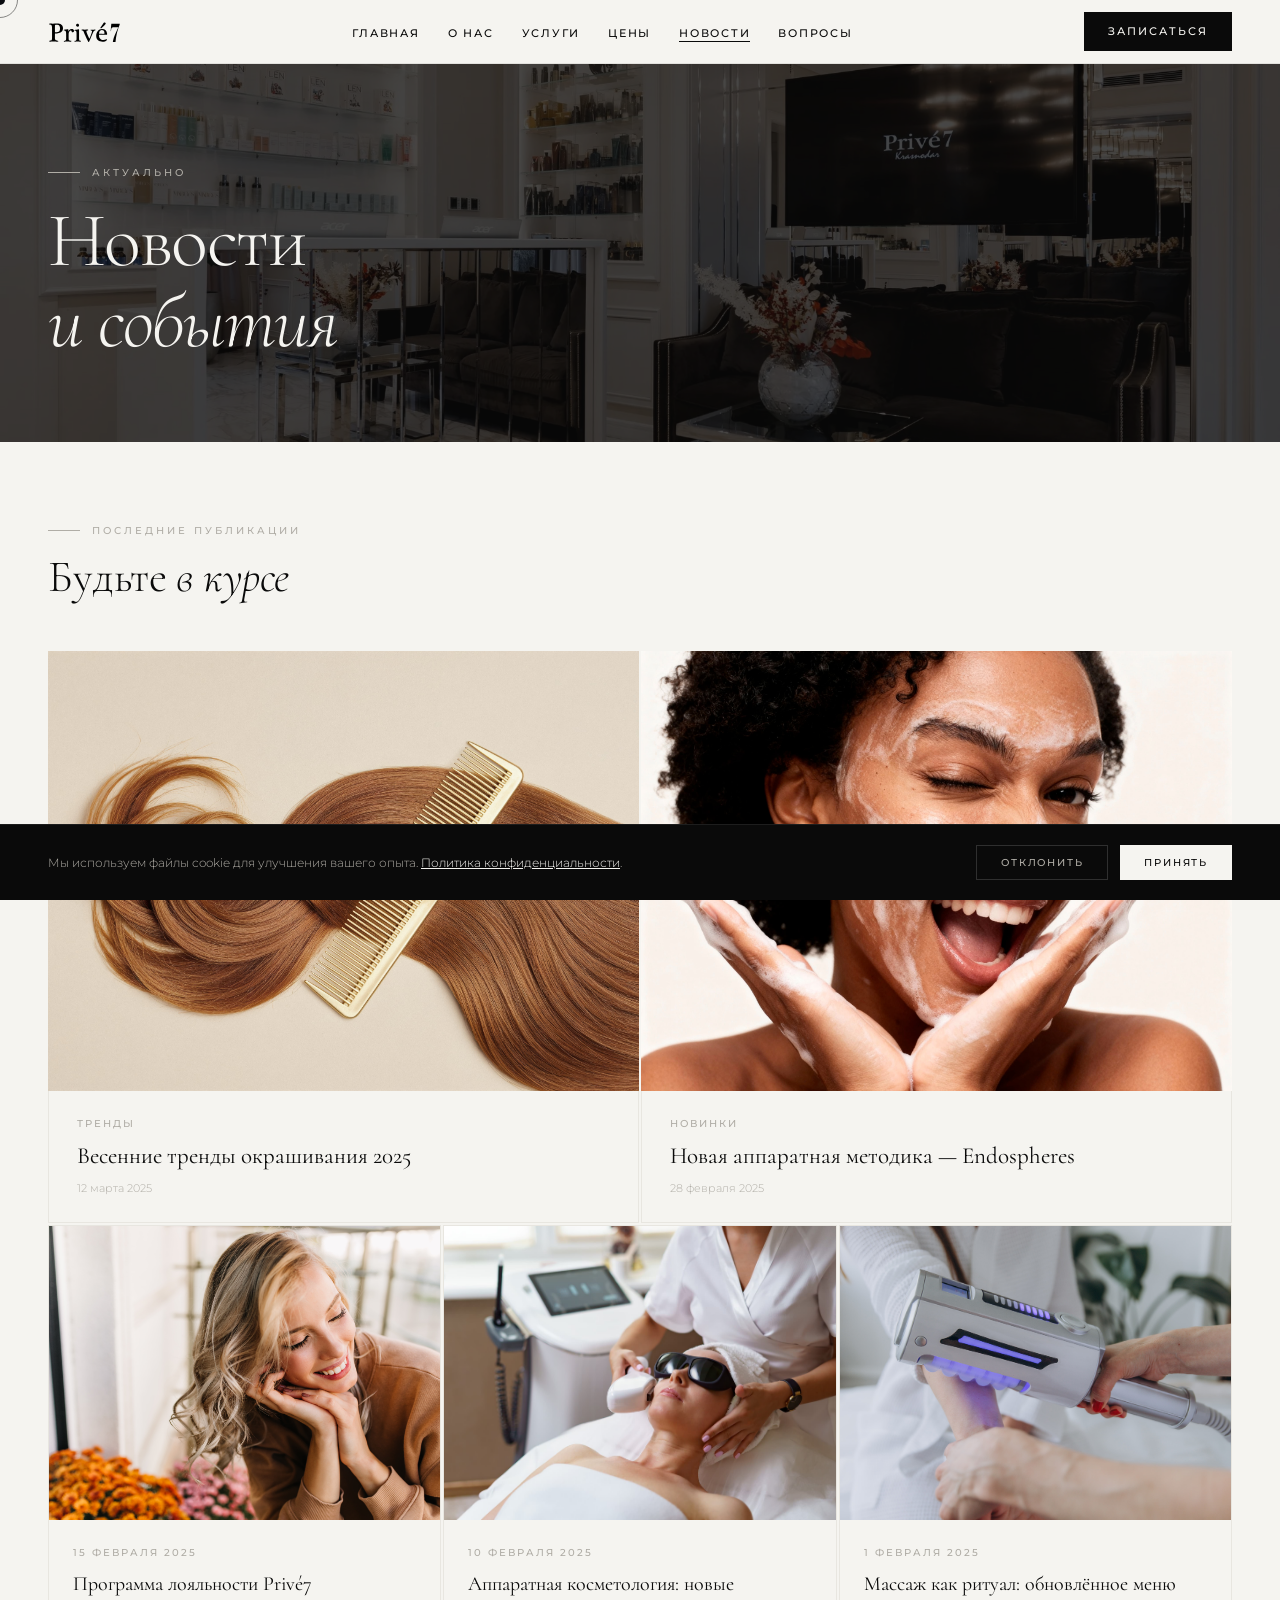
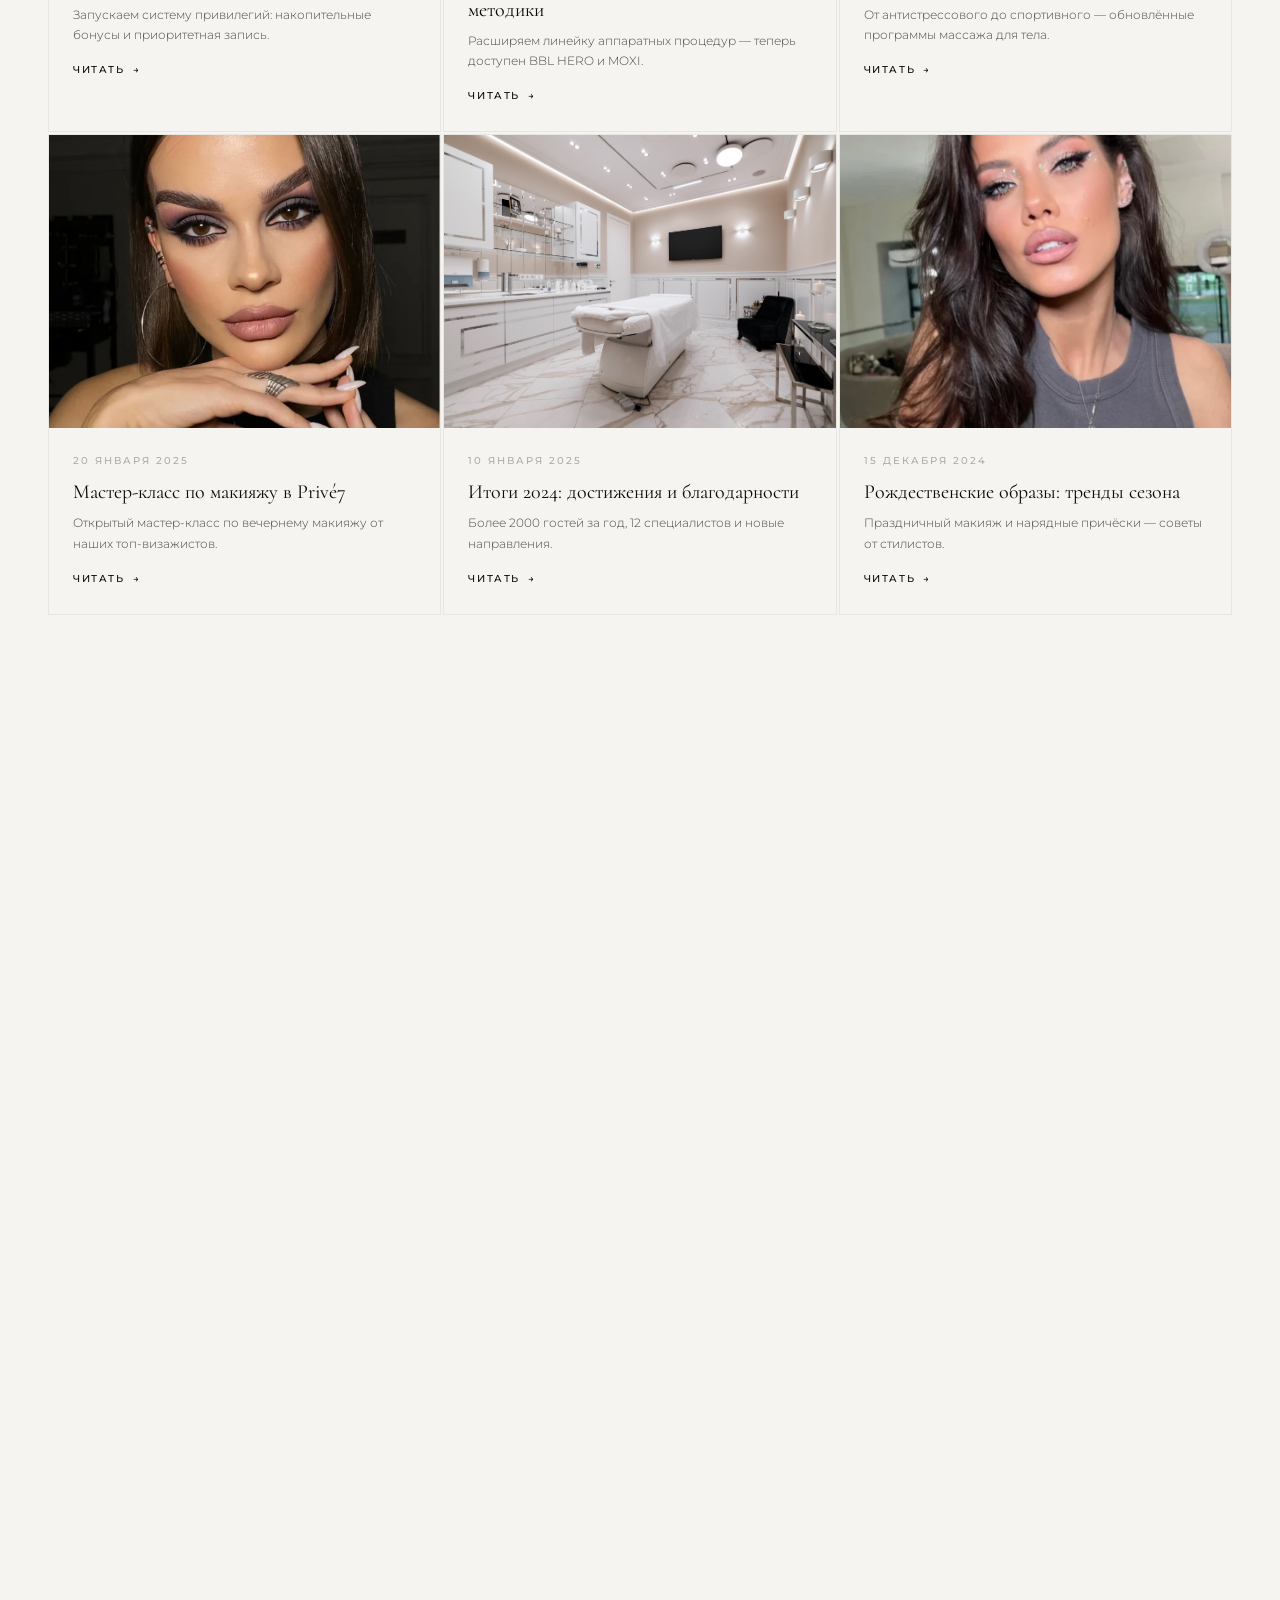
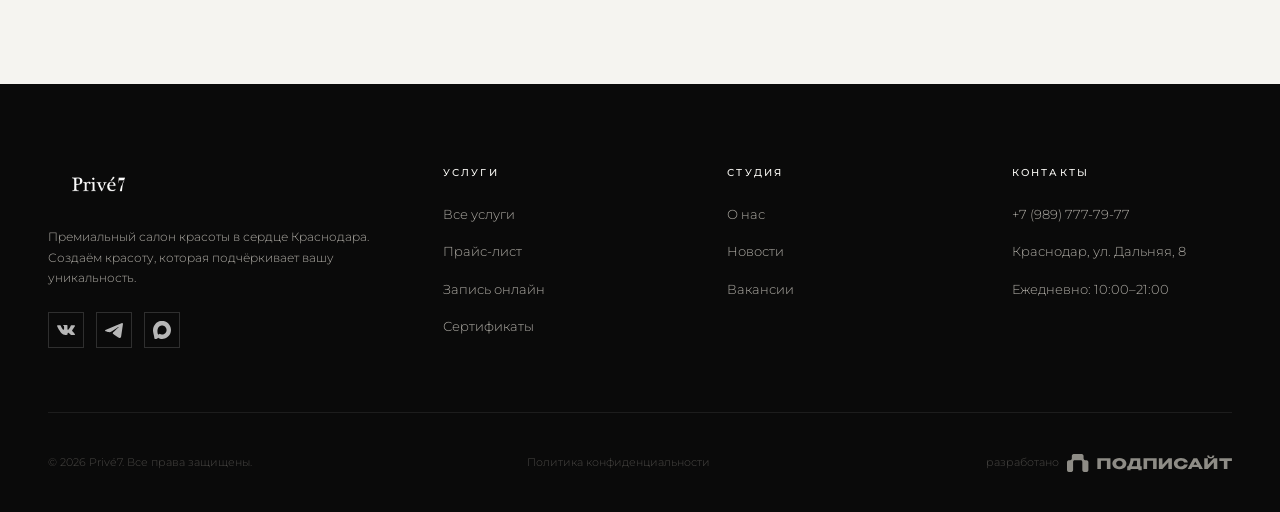
<file: news.html>
<!DOCTYPE html>
<html lang="ru">
<head>
<meta charset="UTF-8"><meta name="viewport" content="width=device-width, initial-scale=1.0">
<title>Новости — Privé7 Краснодар</title>
<link rel="preconnect" href="https://fonts.googleapis.com"><link rel="preconnect" href="https://fonts.gstatic.com" crossorigin><link href="https://fonts.googleapis.com/css2?family=Cormorant:ital,wght@0,300;0,400;0,500;0,600;1,300;1,400;1,500&family=Montserrat:wght@300;400;500;600&family=Dancing+Script:wght@400;500&display=swap" rel="stylesheet">
<link rel="stylesheet" href="styles/main.css">
<link rel="stylesheet" href="styles/news.css">
</head>
<body>
<div class="cursor" id="cursor"></div>
<div class="cursor-follower" id="cursorFollower"></div>
<div class="cookie-banner" id="cookieBanner">
  <p class="cookie-text">Мы используем файлы cookie для улучшения вашего опыта. <a href="#" onclick="openPrivacy(event)">Политика конфиденциальности</a>.</p>
  <div class="cookie-actions">
    <button class="cookie-decline" onclick="declineCookies()">Отклонить</button>
    <button class="cookie-accept" onclick="acceptCookies()">Принять</button>
  </div>
</div>
<nav id="navbar">
  <a href="index.html" class="nav-logo-link"><img src="assets/icons/logo_black.svg" alt="Privé7" class="nav-logo-img"/></a>
  <ul class="nav-links"><li><a href="index.html">Главная</a></li><li><a href="about.html">О нас</a></li><li><a href="services.html">Услуги</a></li><li style="display:none"><a href="masters.html">Мастера</a></li><li><a href="https://prive7.shop">Цены</a></li><li><a href="news.html" class="active">Новости</a></li><li><a href="index.html#faq">Вопросы</a></li></ul>
  <a href="index.html#booking" class="nav-cta">Записаться</a>
  <div class="mobile-toggle" id="mobileToggle"><span></span><span></span><span></span></div>
</nav>
<div class="mobile-menu" id="mobileMenu">
  <ul class="mobile-menu-links"><li><a href="index.html">Главная</a></li><li><a href="about.html">О нас</a></li><li><a href="services.html">Услуги</a></li><li style="display:none"><a href="masters.html">Мастера</a></li><li><a href="https://prive7.shop">Цены</a></li><li><a href="news.html" class="active">Новости</a></li><li><a href="index.html#faq">Вопросы</a></li></ul>
  <div class="mobile-menu-bottom">
    <a href="index.html#booking" class="mobile-menu-cta">Записаться</a>
    <div class="mobile-menu-contact"><a href="tel:+79897777977">+7 (989) 777-79-77</a>Краснодар, ул. Дальняя, 8<br>Ежедневно: 10:00–21:00</div>
  </div>
</div>
<section class="page-hero">
  <img class="page-hero-bg" src="assets/images/n07.png" alt=""/>
  <div class="page-hero-content">
    <div class="page-hero-label">Актуально</div>
    <h1 class="page-hero-h1">Новости<br><em>и события</em></h1>
  </div>
</section>
<section class="news-page">
  <div class="fade-up"><div class="section-label">Последние публикации</div><h2 class="section-heading">Будьте <em style="font-style:italic;font-family:'Cormorant',serif;">в курсе</em></h2></div>
  <div class="news-featured" style="margin-top:48px">
    <a href="article.html" class="nf-main fade-up">
      <div class="nf-img"><img src="assets/images/article1.jpg" alt=""/></div>
      <div class="nf-cap"><span class="nf-cap-tag">Тренды</span><div class="nf-cap-title">Весенние тренды окрашивания 2025</div><div class="nf-cap-date">12 марта 2025</div></div>
    </a>
    <a href="article.html" class="nf-main fade-up" style="transition-delay:.1s">
      <div class="nf-img"><img src="assets/images/article2.jpg" alt=""/></div>
      <div class="nf-cap"><span class="nf-cap-tag">Новинки</span><div class="nf-cap-title">Новая аппаратная методика — Endospheres</div><div class="nf-cap-date">28 февраля 2025</div></div>
    </a>
  </div>
  <div class="news-grid"><a href="article.html" class="nc fade-up" style="transition-delay:0.00s"><div class="nc-img"><img src="assets/images/article3.jpg" alt=""/></div><div class="nc-body"><div class="nc-date">15 февраля 2025</div><div class="nc-title">Программа лояльности Privé7</div><div class="nc-excerpt">Запускаем систему привилегий: накопительные бонусы и приоритетная запись.</div><div class="nc-arrow">Читать</div></div></a>
<a href="article.html" class="nc fade-up" style="transition-delay:0.06s"><div class="nc-img"><img src="assets/images/bbl.jpg" alt=""/></div><div class="nc-body"><div class="nc-date">10 февраля 2025</div><div class="nc-title">Аппаратная косметология: новые методики</div><div class="nc-excerpt">Расширяем линейку аппаратных процедур — теперь доступен BBL HERO и MOXI.</div><div class="nc-arrow">Читать</div></div></a>
<a href="article.html" class="nc fade-up" style="transition-delay:0.12s"><div class="nc-img"><img src="assets/images/body-endosphere.jpg" alt=""/></div><div class="nc-body"><div class="nc-date">1 февраля 2025</div><div class="nc-title">Массаж как ритуал: обновлённое меню</div><div class="nc-excerpt">От антистрессового до спортивного — обновлённые программы массажа для тела.</div><div class="nc-arrow">Читать</div></div></a>
<a href="article.html" class="nc fade-up" style="transition-delay:0.18s"><div class="nc-img"><img src="assets/images/evening-makeup.jpg" alt=""/></div><div class="nc-body"><div class="nc-date">20 января 2025</div><div class="nc-title">Мастер-класс по макияжу в Privé7</div><div class="nc-excerpt">Открытый мастер-класс по вечернему макияжу от наших топ-визажистов.</div><div class="nc-arrow">Читать</div></div></a>
<a href="article.html" class="nc fade-up" style="transition-delay:0.24s"><div class="nc-img"><img src="assets/images/our-salon.jpg" alt=""/></div><div class="nc-body"><div class="nc-date">10 января 2025</div><div class="nc-title">Итоги 2024: достижения и благодарности</div><div class="nc-excerpt">Более 2000 гостей за год, 12 специалистов и новые направления.</div><div class="nc-arrow">Читать</div></div></a>
<a href="article.html" class="nc fade-up" style="transition-delay:0.30s"><div class="nc-img"><img src="assets/images/party-makeup.jpg" alt=""/></div><div class="nc-body"><div class="nc-date">15 декабря 2024</div><div class="nc-title">Рождественские образы: тренды сезона</div><div class="nc-excerpt">Праздничный макияж и нарядные причёски — советы от стилистов.</div><div class="nc-arrow">Читать</div></div></a>
<a href="article.html" class="nc fade-up" style="transition-delay:0.36s"><div class="nc-img"><img src="assets/images/p15.png" alt=""/></div><div class="nc-body"><div class="nc-date">1 декабря 2024</div><div class="nc-title">Мужской уход: барбершоп в Privé7</div><div class="nc-excerpt">Расширяем меню мужских услуг: стрижки, борода, уход за кожей лица.</div><div class="nc-arrow">Читать</div></div></a>
</div>
  <div class="subscribe fade-up">
    <div><div class="section-label light">Подписка</div><h2 class="subscribe-h">Будьте<br><em>первыми</em></h2><p class="subscribe-sub">Подпишитесь на Telegram, чтобы первыми узнавать о новых акциях и событиях.</p><div style="margin-top:28px;display:flex;gap:12px;flex-wrap:wrap"><a href="#" class="btn-primary">Telegram →</a><a href="#" class="btn-outline">ВКонтакте →</a></div></div>
    <div><p style="font-size:13px;color:var(--gray-mid);margin-bottom:16px">Или подпишитесь на email-рассылку:</p><div style="display:flex;gap:0"><input style="flex:1;font-family:Montserrat,sans-serif;font-size:13px;color:var(--white);background:transparent;border:1px solid rgba(255,255,255,.2);border-right:none;padding:14px 20px;outline:none" type="email" placeholder="Ваш email"/><button style="font-family:Montserrat,sans-serif;font-size:10px;font-weight:500;letter-spacing:.16em;text-transform:uppercase;color:var(--black);background:var(--white);border:none;padding:14px 24px;white-space:nowrap" type="button">Подписаться</button></div></div>
  </div>
</section>
<footer>
  <div class="footer-top">
    <div>
      <a href="index.html" class="footer-logo-link"><img src="assets/icons/logo_white.svg" alt="Privé7" class="footer-logo-img"/></a>
      <p class="footer-tagline">Премиальный салон красоты в сердце Краснодара. Создаём красоту, которая подчёркивает вашу уникальность.</p>
      <div class="footer-social">
        <a href="#" class="social-link"><img src="assets/icons/vk.svg" alt="VK"/></a>
        <a href="#" class="social-link"><img src="assets/icons/tg.svg" alt="TG"/></a>
        <a href="#" class="social-link"><img src="assets/icons/max.svg" alt="MAX"/></a>
      </div>
    </div>
    <div>
      <div class="footer-col-title">Услуги</div>
      <ul class="footer-links">
        <li><a href="services.html">Все услуги</a></li>
        <li><a href="https://prive7.shop" target="_blank">Прайс-лист</a></li>
        <li><a href="index.html#booking">Запись онлайн</a></li>
        <li><a href="#" onclick="openCert(event)">Сертификаты</a></li>
      </ul>
    </div>
    <div>
      <div class="footer-col-title">Студия</div>
      <ul class="footer-links">
        <li><a href="about.html">О нас</a></li>
        <li style="display:none"><a href="masters.html">Мастера</a></li>
        <li><a href="news.html">Новости</a></li>
        <li><a href="about.html#join">Вакансии</a></li>
      </ul>
    </div>
    <div>
      <div class="footer-col-title">Контакты</div>
      <ul class="footer-links">
        <li><a href="tel:+79897777977">+7 (989) 777-79-77</a></li>
        <li><a href="https://yandex.com/maps/org/prive_7/147616015872/?ll=38.961785%2C45.061272&z=16.74" target="_blank">Краснодар, ул. Дальняя, 8</a></li>
        <li><a href="#">Ежедневно: 10:00–21:00</a></li>
      </ul>
    </div>
  </div>
  <div class="footer-bottom">
    <div class="footer-copy">© 2026 Privé7. Все права защищены.</div>
    <div class="footer-legal">
      <a href="#" onclick="openPrivacy(event)">Политика конфиденциальности</a>
    </div>
    <div class="footer-dev">разработано <a href="https://podpisait.ru" target="_blank" class="footer-dev-link"><img src="assets/icons/podpisait.svg" alt="podpisait" class="footer-dev-logo"/></a></div>
  </div>
</footer>
<div id="privacyPopup"><div class="privacy-inner">
  <button class="privacy-close" onclick="closePrivacy()">×</button>
  <h2 class="privacy-h">Политика конфиденциальности</h2>
  <p class="privacy-date">Последнее обновление: 1 января 2025</p>
  <div class="privacy-body">
    <p><strong>1. ОБЩИЕ ПОЛОЖЕНИЯ</strong><br>1.1 Настоящая Политика конфиденциальности персональных данных клиентов и пользователей (далее также – «Субъект персональных данных») сервисов ООО «ПРИВЕ7» (далее также – «Политика») регулирует отношения, связанные с обработкой персональных данных, которые осуществляет ООО «ПРИВЕ7» (адрес: 119146, город Москва, Фрунзенская наб., д. 24, этаж/помещ. 1/1, ОГРН: 1137746312660, ИНН: 7701994480) (далее также – «Оператор») с использованием средств автоматизации, включая сайт в информационно-телекоммуникационной сети «Интернет» https://prive-7.ru/ (в том числе сайт https://www.yclients.com/, если переход на указанный сайт осуществлен через сайт https://prive-7.ru/, в том числе, но не ограничиваясь, https://n453474.yclients.com/, https://n379377.yclients.com/, https://n1360835.yclients.com/, https://n966899.yclients.com/, https://n409244.yclients.com/, https://b860090.yclients.com/ и https://n668277.yclients.com/) (далее также – «Сайт»).
<br>1.2 Настоящая Политика разработана в соответствии с Федеральным законом от 27.07.2006 № 152-ФЗ «О персональных данных». Обработка персональных данных осуществляется на территории Российской Федерации.
<br>1.3 Сайт может осуществлять обработку следующих персональных данных, а именно:
• данных, указанных самим Субъектом персональных данных на Сайте: фамилия; имя; отчество; контактный номер телефона; адрес электронной почты; сведения, полученные при автоматизированной обработке персональных данных;
• данных, которые автоматически передаются в процессе просмотра и при посещении страниц Сайта (cookie-файлы): URL страницы; реферер страницы; заголовок страницы; браузер и его версия; операционная система и ее версия; тип устройства; высота и ширина экрана; наличие cookie-файлов (включены, отключены или не поддерживаются); наличие JavaScript; часовой пояс; язык браузера; глубина цвета экрана; ширина и высота клиентской части окна браузера; пол и возраст посетителей; интересы посетителей; географические данные (страна, область, город, зона действия Генерального регламента о защите данных (General Data Protection Regulation, GDPR)); JavaScript-события (учет взаимодействий посетителя с Сайтом, в том числе использование на сайте методов JavaScript API, например, отправка формы, скроллинг страницы); параметры загрузки страницы (например, время до отрисовки и время ответа сервера); просмотр страницы; визит; переход по внешней ссылке; скачивание файла; отказ; время на сайте; глубина просмотра; правильность установления других cookie-файлов; сведения о том, включен ли у пользователя блокировщик рекламы; дата первого визита; клиентский идентификатор (Client ID), который определяет браузер, в котором посетитель просматривает Сайт.
<br>1.4 Любые платежи, которые обрабатываются третьими лицами на Сайте, регулируются политикой конфиденциальности этих третьих лиц.
<br>1.5 Оператор не осуществляет сбор и обработку персональных данных Субъекта персональных данных о его расовой, национальной принадлежности, политических взглядах, религиозных или философских убеждениях, частной жизни.
<br>1.6 Персональные данные Субъекта персональных данных относятся к конфиденциальной информации ограниченного доступа.
<br>1.7 Давая согласие на обработку персональных данных, Субъект персональных данных подтверждает, что является совершеннолетним.
<br>1.8 Решение о предоставлении своих персональных данных и согласие на их обработку дано своей волей и в своем интересе. Отказ от предоставления своих персональных данных влечет невозможность для Оператора надлежаще оказывать услуги.
<br>1.9 Оператор вправе время от времени по своему усмотрению вносить изменения в настоящую Политику и обязан уведомлять Субъекта персональных данных о существенных изменениях Политики. Существенность изменений определяется по усмотрению Оператора.</p>
    <p><strong>2. ТЕРМИНЫ И ОПРЕДЕЛЕНИЯ</strong><br>Для целей применения и толкования настоящей Политики используются определенные ниже основные термины (если в Политике прямо не указано иное). В тексте Политики эти термины могут быть указаны с большой или маленькой буквы в единственном или множественном числе, а также в виде сокращений.
Персональные данные – любая информация, относящаяся к прямо или косвенно определенному или определяемому физическому лицу (Субъекту персональных данных).
Обработка персональных данных – любое действие (операция) или совокупность действий (операций), совершаемых с использованием средств автоматизации или без использования таких средств с персональными данными, включая сбор, запись, систематизацию, накопление, хранение, уточнение (обновление, изменение), извлечение, использование, передачу (распространение, предоставление, доступ), обезличивание, блокирование, удаление, уничтожение персональных данных.
Автоматизированная обработка персональных данных – обработка персональных данных с помощью средств вычислительной техники.
Распространение персональных данных — действия, направленные на раскрытие персональных данных неопределенному кругу лиц.
Предоставление персональных данных – действия, направленные на раскрытие персональных данных определенному лицу или определенному кругу лиц.
Блокирование персональных данных – временное прекращение обработки персональных данных (за исключением случаев, если обработка необходима для уточнения персональных данных).
Уничтожение персональных данных – действия, в результате которых становится невозможным восстановить содержание персональных данных в информационной системе персональных данных и (или) в результате которых уничтожаются материальные носители персональных данных.
Обезличивание персональных данных – действия, в результате которых становится невозможным без использования дополнительной информации определить принадлежность персональных данных конкретному Субъекту персональных данных.
Информационная система персональных данных – совокупность содержащихся в базах данных персональных данных и обеспечивающих их обработку информационных технологий и технических средств.
Трансграничная передача персональных данных – передача персональных данных на территорию иностранного государства органу власти иностранного государства, иностранному физическому лицу или иностранному юридическому лицу.
Иные термины и определения, встречающиеся в настоящей Политике, подлежат толкованию в соответствии с положениями Федерального закона от 27.07.2006 № 152-ФЗ «О персональных данных».</p>
    <p><strong>3. ЦЕЛИ ОБРАБОТКИ ПЕРСОНАЛЬНЫХ ДАННЫХ</strong><br>
Оператор обрабатывает персональные данные Субъекта персональных данных в целях оказания услуг, указанных на Сайте, а также в следующих целях:
• заключение, изменение, расторжение договоров, исполнение обязательств по заключенным договорам, а также выполнение соответствующих требований, предусмотренных законодательством Российской Федерации;
• предоставление информации об оказываемых Оператором услугах, о разработке Оператором новых продуктов и услугах, информирование о предложениях по продуктам и услугам Оператора, проведение маркетинговых (рекламных) мероприятий;
• формирование статистической отчетности, анализ эффективности Сайта, предоставление доступа к Сайту, его содержанию, к функционалу сервиса, для администрирования Сайта;
• установление обратной связи, включая направление уведомлений и запросов, улучшение качества работы Сайта и его сервисов, удобства их использования и разработки новых сервисов и услуг;
• предоставление эффективной клиентской и технической поддержки при возникновении проблем, связанных с использованием Сайта.</p>
    <p><strong>4. УСЛОВИЯ ОБРАБОТКИ ПЕРСОНАЛЬНЫХ ДАННЫХ</strong><br>Обработка персональных данных осуществляется с соблюдением принципов и правил, предусмотренных законодательством Российской Федерации. Обработка персональных данных допускается в следующих случаях:
• обработка персональных данных осуществляется с согласия Субъекта персональных данных на обработку его персональных данных;
• обработка персональных данных необходима для исполнения договора, стороной которого либо выгодоприобретателем по которому является Субъект персональных данных, а также для заключения договора по инициативе Субъекта персональных данных или договора, по которому Субъект персональных данных будет являться выгодоприобретателем;
• обработка персональных данных необходима для осуществления прав и законных интересов Оператора, третьих лиц и публичных интересов в случаях и с ограничениями, предусмотренными законодательством Российской Федерации;
• обработка персональных данных осуществляется в отношении данных, подлежащих опубликованию или обязательному раскрытию в соответствии с законодательством Российской Федерации.
<br>4.2 Оператор вправе поручить обработку персональных данных третьему лицу с согласия Субъекта персональных данных, если иное не предусмотрено законодательством Российской Федерации, на основании заключаемого с этим лицом договора.
<br>4.3 В случае, если Оператор поручает обработку персональных данных третьему лицу, ответственность перед Субъектом персональных данных за действия указанного лица несет Оператор.
<br>4.4 Персональные данные Субъекта персональных данных, являющегося пользователем Сайта, обрабатываются исключительно с использованием средств автоматизации.
<br>4.5 Обработка персональных данных осуществляется Оператором с согласия Субъекта персональных данных как с момента заполнения любых форм на Сайте либо при оставлении на Сайте любых данных, так и непосредственно после указанных действий Субъекта персональных данных на Сайте.
<br>4.6 Получение согласия Субъекта персональных данных на обработку его персональных данных является необходимым условием для оказания Оператором услуг в пользу Субъекта персональных данных. С содержанием электронного документа «Согласие на обработку персональных данных» Субъект персональных данных может ознакомиться в любой время на Сайте Оператора, в том числе при заполнении форм.
<br>4.7 Все персональные данные следует получать от самого Субъекта персональных данных. Если персональные данные Субъекта персональных данных можно получить только у третьей стороны, то Субъект персональных данных должен быть уведомлен об этом, и от него должно быть получено согласие.
<br>4.8 Некоторые данные могут собираться автоматически без участия Субъекта персональных данных, например, cookie-файлы.
<br>4.9 Хранение данных в форме, позволяющей определить Субъекта персональных данных, осуществляется не дольше, чем этого требуют цели их обработки, и они подлежат уничтожению по достижении целей обработки или в случае утраты необходимости в их достижении.</p>
    <p><strong>5. ПСОГЛАСИЕ НА ОБРАБОТКУ ПЕРСОНАЛЬНЫХ ДАННЫХ</strong><br>5.1 Субъект персональных данных при заполнении любых форм на Сайте Оператора либо при оставлении на Сайте любых данных дает конкретное, предметное, информированное, сознательное и однозначное согласие Оператору на обработку своих персональных данных.
<br>5.2 Перечень персональных данных, согласие на обработку которых дает Субъект персональных данных в случае предоставления таких данных:
• данные, указанные самим Субъектом персональных данных на Сайте: фамилия; имя; отчество; контактный номер телефона; адрес электронной почты; сведения, полученные при автоматизированной обработке персональных данных;
• данные, которые автоматически передаются в процессе просмотра и при посещении страниц Сайта (cookie-файлы): URL страницы; реферер страницы; заголовок страницы; браузер и его версия; операционная система и ее версия; тип устройства; высота и ширина экрана; наличие cookie-файлов (включены, отключены или не поддерживаются); наличие JavaScript; часовой пояс; язык браузера; глубина цвета экрана; ширина и высота клиентской части окна браузера; пол и возраст посетителей; интересы посетителей; географические данные (страна, область, город, зона действия Генерального регламента о защите данных (General Data Protection Regulation, GDPR)); JavaScript-события (учет взаимодействий посетителя с Сайтом, в том числе использование на сайте методов JavaScript API, например, отправка формы, скроллинг страницы); параметры загрузки страницы (например, время до отрисовки и время ответа сервера); просмотр страницы; визит; переход по внешней ссылке; скачивание файла; отказ; время на сайте; глубина просмотра; правильность установления других cookie-файлов; сведения о том, включен ли у пользователя блокировщик рекламы; дата первого визита; клиентский идентификатор (Client ID), который определяет браузер, в котором посетитель просматривает Сайт.
<br>5.3 Перечень действий с персональными данными, на совершение которых дается согласие, общее описание используемых Оператором способов обработки персональных данных: сбор, запись, систематизация, накопление, хранение, уточнение (обновление, изменение), извлечение, использование в целях заключения и исполнения договоров, передача (предоставление, доступ) в целях заключения и исполнения договоров, обезличивание, блокирование, удаление, уничтожение персональных данных, а также иные действия, которые Оператор обязан выполнить в соответствии с законодательством Российской Федерации.
<br>5.4 Оператор имеет право поручать (передавать персональные данные (предоставление, доступ)) обработку персональных данных третьим лицам, в том числе ООО «ПРИВЕ7 ДАЧА» (143082, Московская область, д Жуковка, д. 70, ОГРН: 1207700039084, ИНН: 9724003429) и ООО «ПРИВЕ7 ПРЕСНЯ» (119146, город Москва, Фрунзенская наб., д. 24, антресоль 1 эт. пом. Vб, комн. 1б,
ОГРН: 1187746374694, ИНН: 7704453641).
<br>5.5 Оператор имеет право поручать (передавать персональные данные (предоставление, доступ)) обработку cookie-файлов третьим лицам, в том числе ООО «ЯНДЕКС» (119021, г. Москва, ул. Льва Толстого, д. 16, ОГРН: 1027700229193, ИНН: 7736207543),
ООО «ЯНДЕКС ДЦ» (115035, город Москва, Садовническая ул., д. 82 стр. 2, ком. 5B68, ОГРН: 1116232000411, ИНН: 6232008480),
ООО «ЯНДЕКС ДЦ КАЛУГА» (248926, Калужская область, г. Калуга, проезд 1-й Автомобильный, зд. 8, ОГРН: 1214000005010, ИНН: 4027146565), ООО «ЯНДЕКС ДЦ ВЛАДИМИР» (600902, г. Владимир, микрорайон Энергетик, ул. Энергетиков, д. 37, к. 1, ОГРН: 1153328000154, ИНН: 3328000568).
<br>5.6 Срок, в течение которого действует Согласие Субъекта персональных данных: в течение всего периода взаимодействия с Оператором и 3 (трех) лет после его прекращения.
<br>5.7 Способ отзыва Согласия: в письменной форме путем направления отзыва по адресу: 119146, город Москва, Фрунзенская наб., д. 24, этаж/помещ. 1/1.</p>
    <p><strong>6. ПРАВА СУБЪЕКТА ПЕРСОНАЛЬНЫХ ДАННЫХ</strong><br>6.1 Субъект персональных данных вправе требовать от Оператора уточнения его персональных данных, их блокирования или уничтожения в случае, если персональные данные являются неполными, устаревшими, неточными, незаконно полученными или не являются необходимыми для заявленной цели обработки, а также принимать предусмотренные законом меры по защите своих прав.
<br>6.2 Субъект персональных данных имеет право на получение информации, касающейся обработки его персональных данных, в том числе содержащей:
• подтверждение факта обработки персональных данных Оператором;
• правовые основания и цели обработки персональных данных;
• цели и применяемые Оператором способы обработки персональных данных;
• наименование и место нахождения Оператора, сведения о лицах (за исключением работников Оператора), которые имеют доступ к персональным данным или которым могут быть раскрыты персональные данные на основании договора с Оператором или на основании законодательства Российской Федерации;
• обрабатываемые персональные данные, относящиеся к соответствующему Субъекту персональных данных, источник их получения, если иной порядок предоставления таких данных не предусмотрен законодательством Российской Федерации;
• сроки обработки персональных данных, в том числе сроки их хранения;
• порядок осуществления Субъектом персональных данных прав, предусмотренных законодательством Российской Федерации;
• информацию об осуществленной или о предполагаемой трансграничной передаче данных;
• наименование или фамилию, имя, отчество и адрес лица, осуществляющего обработку персональных данных по поручению Оператора, если обработка поручена или будет поручена такому лицу;
• иные сведения, предусмотренные действующим законодательством Российской Федерации.
<br>6.3 Сведения, указанные в п. 6.2 настоящей Политики, предоставляются Субъекту персональных данных при обращении по электронной почте info@prive7.com или по адресу: 119146, город Москва, Фрунзенская наб., д. 24, этаж/помещ. 1/1. Субъект персональных данных обязан предоставить Оператору доказательства принадлежности персональных данных, в отношении которых направляется запрос. Такие сведения должны быть предоставлены Субъекту персональных данных в доступной форме, в них не должны содержаться персональные данные, относящиеся к другому Субъекту персональных данных, за исключением случаев, если имеются законные основания для раскрытия таких персональных данных.
<br>6.4 Субъект персональных данных имеет право на отзыв своего согласия на обработку персональных данных, а также на их удаление. Для реализации данных прав Субъект персональных данных должен направить соответствующее обращение по адресу: 119146, город Москва, Фрунзенская наб., д. 24, этаж/помещ. 1/1. Субъект персональных данных обязан предоставить Оператору доказательства принадлежности персональных данных, в отношении которых направляется запрос. Оператор рассматривает поступившее обращение и обеспечивает прекращение обработки персональных данных Субъекта персональных данных, а также удаляет персональные данные Субъекта персональных данных в течение 5 (пяти) рабочих дней с момента поступления обращения Субъекта персональных данных.
<br>6.5 Уничтожение документов (носителей), содержащих персональные данные, производится путем сожжения, дробления (измельчения), химического разложения, превращения в бесформенную массу или порошок. Для уничтожения бумажных документов допускается применение шредера.
<br>6.6 Данные на электронных носителях уничтожаются путем стирания или форматирования носителя. Факт уничтожения персональных данных подтверждается документально актом об уничтожении носителей.</p>
    <p><strong>7. ОБЯЗАННОСТИ ОПЕРАТОРА</strong><br>7.1 Оператор обязан обеспечить запись, систематизацию, накопление, хранение, уточнение (обновление, изменение), извлечение персональных данных Субъекта персональных данных с использованием баз данных, находящихся на территории Российской Федерации.
<br>7.2 Оператор обязан принимать меры, необходимые и достаточные для обеспечения выполнения обязанностей, предусмотренных законодательством Российской Федерации в отношении персональных данных. Оператор самостоятельно определяет состав и перечень мер, необходимых и достаточных для обеспечения выполнения обязанностей. К таким мерам относятся:
<br>7.3 Формирование комиссии по защите персональных данных.
<br>7.4 Назначение Оператором ответственного за организацию обработки персональных данных.
<br>7.5 Применение правовых, организационных и технических мер по обеспечению безопасности персональных данных.
<br>7.6 Оценка вреда, который может быть причинен Субъекту персональных данных в случае нарушения его прав, предусмотренных настоящей Политикой и законодательством Российской Федерации.
<br>7.7 К мерам, необходимым и достаточным для обеспечения выполнения обязанностей Оператора, предусмотренных законодательством Российской Федерации о персональных данных, могут относиться:
• издание Оператором локальных актов по вопросам обработки персональных данных, а также локальных актов, устанавливающих процедуры, направленные на предотвращение и выявление нарушений законодательства Российской Федерации, устранение последствий таких нарушений;
• осуществление внутреннего контроля и (или) аудита соответствия обработки персональных данных закону и принятым в соответствии с ним нормативным правовым актам, требованиям к защите персональных данных, Политике Оператора, локальным актам Оператора;
• ознакомление работников Оператора, непосредственно осуществляющих обработку персональных данных, с положениями законодательства Российской Федерации о персональных данных, в том числе с требованиями к защите персональных данных, документами, определяющими Политику Оператора, локальными актами по вопросам обработки персональных данных, и (или) обучение указанных работников.
<br>7.8 Оператор при обработке персональных данных обязан принимать необходимые правовые, организационные и технические меры или обеспечивать их принятие для защиты персональных данных от неправомерного или случайного доступа к ним, уничтожения, изменения, блокирования, копирования, предоставления, распространения персональных данных, а также от иных неправомерных действий в отношении персональных данных.
<br>7.9 Обеспечение безопасности персональных данных достигается следующими способами:
• определение угроз безопасности персональных данных при их обработке в информационных системах персональных данных;
• применение организационных и технических мер по обеспечению безопасности персональных данных при их обработке в информационных системах персональных данных, необходимых для выполнения требований к защите персональных данных;
• учет машинных носителей персональных данных;
• обнаружение фактов несанкционированного доступа к персональным данным и принятие мер;
• контроль за принимаемыми мерами по обеспечению безопасности персональных данных и уровня защищенности информационных систем персональных данных.
<br>7.10 Обеспечение безопасности персональных данных может достигаться следующими способами:
• применение прошедших в установленном порядке процедур оценки соответствия средств защиты информации;
• восстановление персональных данных, модифицированных или уничтоженных вследствие несанкционированного доступа к ним;
• установление правил доступа к персональным данным, обрабатываемым в информационной системе персональных данных, а также обеспечение регистрации и учета всех действий, совершаемых с персональными данными в информационной системе персональных данных;
• совершенствование и обновление настоящей Политики.
<br>7.11 Оператор обязан предоставить безвозмездно Субъекту персональных данных или его представителю возможность ознакомления с персональными данными, относящимися к этому Субъекту персональных данных.
<br>7.12 В срок, не превышающий 7 (семи) рабочих дней со дня предоставления Субъектом персональных данных или его представителем сведений, подтверждающих, что персональные данные являются неполными, неточными или неактуальными, Оператор обязан внести в них необходимые изменения.
<br>7.13 В срок, не превышающий 5 (пяти) рабочих дней со дня представления Субъектом персональных данных или его представителем сведений, подтверждающих, что такие персональные данные являются незаконно полученными или не являются необходимыми для заявленной цели обработки, Оператор обязан уничтожить такие персональные данные.
<br>7.14 Оператор обязан уведомить Субъекта персональных данных или его представителя о внесенных изменениях и предпринятых мерах и принять разумные меры для уведомления третьих лиц, которым персональные данные этого Субъекта персональных данных были переданы.
<br>7.15 В случае выявления неправомерной обработки персональных данных при обращении Субъекта персональных данных или его представителя либо по запросу Субъекта персональных данных или его представителя Оператор обязан осуществить блокирование неправомерно обрабатываемых персональных данных, относящихся к этому Субъекту персональных данных, или обеспечить их блокирование (если обработка персональных данных осуществляется другим лицом, действующим по поручению Оператора) с момента такого обращения или получения указанного запроса на период проверки.
<br>7.16 В случае выявления неточных персональных данных при обращении Субъекта персональных данных или его представителя Оператор обязан осуществить блокирование персональных данных, относящихся к этому Субъекту персональных данных, или обеспечить их блокирование (если обработка персональных данных осуществляется другим лицом, действующим по поручению Оператора) с момента такого обращения или получения указанного запроса на период проверки, если блокирование персональных данных не нарушает права и законные интересы Субъекта персональных данных или третьих лиц.
<br>7.17 В случае выявления неправомерной обработки персональных данных, осуществляемой Оператором или лицом, действующим по поручению Оператора, Оператор в срок, не превышающий 5 (пяти) рабочих дней с даты этого выявления, обязан прекратить неправомерную обработку персональных данных или обеспечить прекращение неправомерной обработки персональных данных лицом, действующим по поручению Оператора.
<br>7.18 Оператор не вправе предоставлять возможность распространения информации и доступа к информации, ограниченной в распространении на территории Российской Федерации.
<br>7.19 Оператор обязан принимать правовые, организационные и технические меры, направленные на соблюдение требований Федерального закона от 27.07.2006 № 149-ФЗ «Об информации, информационных технологиях и о защите информации», в частности:
• обеспечение защиты информации от неправомерного доступа, уничтожения, модифицирования, блокирования, копирования, предоставления, распространения, а также от иных неправомерных действий в отношении такой информации;
• соблюдение конфиденциальности информации ограниченного доступа;
• реализация права на доступ к информации;
• своевременное обнаружение фактов несанкционированного доступа к информации;
• предупреждение возможности неблагоприятных последствий нарушения порядка доступа к информации;
• недопущение воздействия на технические средства обработки информации, в результате которого нарушается их функционирование;
• возможность незамедлительного восстановления информации, модифицированной или уничтоженной вследствие несанкционированного доступа к ней;
• постоянный контроль за обеспечением уровня защищенности информации;
• нахождение на территории Российской Федерации баз данных информации, с использованием которых осуществляются сбор, запись, систематизация, накопление, хранение, уточнение (обновление, изменение), извлечение персональных данных граждан Российской Федерации.</p>
<p><strong>8. COOKIE-ФАЙЛЫ</strong><br>8.1 Оператор может использовать cookie-файлы и другие технологии отслеживания для поддержки работы Сайта, анализа трафика или в рекламных целях.
<br>8.2 Пользуясь Сайтом, Субъект персональных данных подтверждает свое согласие на использование cookie-файлов, описанных в настоящей Политике.
<br>8.3 Субъект персональных данных может настроить все свои устройства на прием cookie-файлов, уведомления о получении cookie-файлов или отключение приема cookie-файлов. Настройки изменения или отключения cookie-файлов могут варьироваться в зависимости от вида браузера. Субъект персональных данных должен воспользоваться такими вкладками, как «Помощь», «Настройки» или «Предпочтения» в меню браузера.
<br>8.4 Чтобы узнать больше о том, как работать с cookie-файлами или удалить их, Субъект персональных данных может зайти на сайт https://allaboutcookies.org/ и в раздел «Справка» или «Помощь» своего браузера. Через настройки браузера (например, «Internet Explorer», «Safari», «Mozilla Firefox» или «Chrome») Субъект персональных данных может выбрать, какие cookie-файлы принимать, а какие отклонять. Расположение настроек зависит от того, какой браузер используется.
<br>8.5 Если Субъект персональных данных решил отказаться от определенных технических и/или функциональных cookie-файлов, ему могут быть недоступны некоторые функции Сайта и услуги Оператора.</p>
<p><strong>9. КОНТРОЛЬ ЗА СОБЛЮДЕНИЕМ ТРЕБОВАНИЙ К ЗАЩИТЕ ПЕРСОНАЛЬНЫХ ДАННЫХ</strong><br>9.1 Внутренний контроль за соблюдением структурными подразделениями Оператора законодательства Российской Федерации и локальных нормативных актов в области персональных данных осуществляется комиссией по защите персональных данных и ответственным за организацию обработки персональных данных.
<br>9.2 Все сотрудники Оператора, осуществляющие обработку персональных данных, обязаны хранить тайну о сведениях, содержащих персональные данные, в соответствии с Политикой и требованиями законодательства Российской Федерации.
<br>9.3 Лица, виновные в нарушении требований настоящей Политики, несут предусмотренную законодательством Российской Федерации ответственность.</p>
    <p style="margin-bottom:0"><strong>ООО «ПРИВЕ7»</strong><br>ОГРН: 1137746312660<br>ИНН: 7701994480<br>КПП: 770401001<br>Телефоны: +7 (969) 347-34-47, +7 (495) 640-97-77<br>Е-mail: info@prive7.com</p>
  </div>
</div></div>
<div id="certPopup"><div class="cert-inner">
  <button class="cert-close" onclick="closeCert()">×</button>
  <h2 class="cert-h">Наши сертификаты</h2>
  <p class="cert-date">Последнее обновление: 1 января 2025</p>
  <div class="cert-body">
  <div class="cert-list fade-up" style="transition-delay:.1s">
    <div class="cert-item"><div class="cert-question" onclick="toggleCert(this)">Оферта на заключение договора<span class="cert-arrow">›</span></div><div class="cert-answer"><p><strong>В настоящей Оферте</strong><br>
В настоящей Оферте содержатся условия договора предоставления ООО «ПРИВЕ7» (ОГРН: 1137746312660, ИНН: 7701994480), сетью салонов красоты премиум класса «Privé7» (далее также – «Исполнитель»), услуг, предусмотренных настоящей Офертой, а также взаимные права, обязанности и порядок взаимоотношений между Исполнителем и потребителем услуг (далее также – «Заказчик»), который принимает и акцептует настоящую Оферту о заключении договора об оказании услуг (далее также – «Договор»).</p>

<p>Совершение Заказчиком действий, указанных в настоящей Оферте, является подтверждением согласия Заказчика заключить Договор на условиях, в порядке и объеме, изложенных в настоящей Оферте.</p>

<p>Изложенный текст Оферты является публичным предложением заключить Договор в соответствии с п. 2 ст. 437 Гражданского кодекса Российской Федерации (часть первая) от 30.11.1994 № 51-ФЗ (далее также – «ГК РФ»). Исполнитель считается давшим Оферту на условиях, изложенных в настоящем Договоре, с момента размещения Оферты на сайте <a href="https://prive-7.ru/">https://prive-7.ru/</a>.</p>

<p><strong>ОПРЕДЕЛЕНИЯ И ТЕРМИНЫ</strong></p>

<p><strong>Оферта</strong> – адресованное одному или нескольким лицам предложение, которое достаточно определенно и выражает намерение лица, сделавшего предложение, считать себя заключившим договор с адресатом, которым будет принято предложение.</p>

<p><strong>Акцепт оферты</strong> – ответ лица, которому адресована оферта, о ее принятии. Акцепт должен быть полным и безоговорочным.</p>

<p><strong>Заказ</strong> – заполнение Заказчиком формы заказа на Сайте Исполнителя, нажатие кнопки «Записаться», а также подтверждение Заказа менеджеру Исполнителя и согласование с менеджером Исполнителя иных необходимых условий.</p>

<p><strong>Заказчик</strong> – физическое лицо, достигшее 18 лет, либо юридическое лицо, принявшее все условия Договора и заключившее Договор с Исполнителем на условиях настоящей Оферты.</p>

<p><strong>Пациент</strong> – лицо, в интересах которого Заказчик принял все условия Договора и заключил Договор с Исполнителем на условиях настоящей Оферты.</p>

<p><strong>Сайт</strong> – интернет-ресурс, состоящий из совокупности программ для ЭВМ, вэб-панели управления, баз данных и размещенной в них информации. Сайт содержится в информационной системе, обеспечивающей доступность указанной информации в сети «Интернет» по адресам <a href="https://prive-7.ru/">https://prive-7.ru/</a> и <a href="https://www.yclients.com/">https://www.yclients.com/</a>, включая все уровни домена prive-7.ru, как функционирующие на дату их посещения Заказчиком, так и создаваемые в течение всего срока функционирования Сайта, а также отдельные страницы yclients.com. <p><strong>Администрация Сайта</strong> – администрация Сайта Исполнителя, действующая от имени Исполнителя, осуществляющая администрирование сетью салонов красоты премиум класса «Privé7» и управление сервисами Исполнителя.</p>

<p><strong>Бан</strong> – внесение Заказчика в «черный список» за нарушение условий Договора с Исполнителем для предотвращения повторного Заказа и блокировки доступа Заказчика к получению услуг Исполнителя.</p>

<p><strong>Контент</strong> – все информационно-значимое наполнение Сайта, включая тексты, графику, аудио, видео и иное содержимое, доступные для просмотра, воспроизведения и скачивания, являющиеся в том числе результатами интеллектуальной деятельности и/или средствами индивидуализации, права использования которых могут принадлежать Исполнителю либо третьим лицам. Пользователи Сайта могут просматривать, получать или загружать Контент посредством функционала Сайта на условиях и в порядке, которые предусмотрены настоящей Офертой.</p>

<p><strong>Персональные (личные) данные</strong> – личная информация (в том числе фамилия; имя; отчество; контактный номер телефона, адрес электронной почты; сведения, полученные при автоматизированной обработке персональных данных), добровольно и осознанно предоставляемая Заказчиком при совершении действий на Сайте Исполнителя, необходимых для доступа Заказчика к сервисам и услугам Исполнителя.</p>

<p>В Оферте могут быть использованы термины, не определенные в данном разделе. В этом случае толкование такого термина производится в соответствии с текстом Оферты. В случае отсутствия однозначного толкования термина в тексте следует руководствоваться толкованием термина, определенным в первую очередь на Сайте, а затем сложившимся (общеупотребимым) языком в сети «Интернет» и других источниках.</p>

<p><strong>ПРЕДМЕТ ДОГОВОРА</strong></p>

<p>1.1. В соответствии с условиями настоящего Договора Исполнитель обязуется оказать Заказчику медицинские и косметические немедицинские услуги, указанные на Сайте Исполнителя (далее также – «Услуги»). Заказчик обязуется принять заказанные Услуги и оплатить их в соответствии с прайс-листом, размещенным на Сайте Исполнителя, действующим на момент Заказа Услуг Заказчиком.</p>

<p>1.2. Исполнитель оказывает Услуги в пределах своей компетентности.</p>

<p>1.3. Исполнитель и Заказчик в рамках настоящего Договора осуществляют деятельность для достижения целей Заказчика (Пациента). В процессе оказания Услуг цели Заказчика (Пациента) могут меняться и уточняться, ставиться новые.</p>

<p>1.3.1. Полученные от Исполнителя рекомендации относительно здоровья Заказчик (Пациент) фиксирует, хранит и исполняет по своему усмотрению, осознавая при этом, что достижение им цели своего Заказа прямо связано с выполнением рекомендаций Исполнителя.</p>

<p>1.4. Отсутствие ожидаемого Заказчиком (Пациентом) результата от Услуг в условиях, когда Исполнителем были предприняты все необходимые профессиональные действия при соблюдении той степени заботливости и осмотрительности, которая от него требовалась по характеру обязательств и условиям Договора, не является основанием для признания Услуг оказанными в ненадлежащем качестве.</p>

<p>1.5. Услуги, указанные в п. 1.1 настоящего Договора, предоставляются Заказчику (Пациенту) после передачи всей необходимой информации для выполнения данного вида Услуг Исполнителем.</p>
<p><strong>АКЦЕПТ ОФЕРТЫ</strong></p>

<p>2.1. Настоящая Оферта является публичной и представляет собой предложение Исполнителя заключить Договор на оказание услуг на условиях, изложенных в настоящей Оферте. Акцептом Оферты считается полное и безоговорочное согласие Заказчика с условиями Оферты, выраженное в форме:</p>

<p>2.1.1. подписания Заказчиком электронного согласия на Сайте Исполнителя; либо</p>
<p>2.1.2. оплаты Заказчиком Услуг Исполнителя любым из способов, предусмотренных на Сайте Исполнителя.</p>

<p>2.2. Акцепт Оферты означает полное и безоговорочное согласие Заказчика с условиями настоящей Оферты, а также признание, что Заказчик ознакомлен с условиями предоставления Услуг, их стоимости и особенностями оказания.</p>

<p><strong>УСЛОВИЯ ОКАЗАНИЯ УСЛУГ</strong></p>

<p>3.1. Исполнитель оказывает Услуги в соответствии с условиями настоящего Договора, с соблюдением законодательства Российской Федерации и внутренних правил Исполнителя.</p>

<p>3.2. Исполнитель оставляет за собой право в любое время изменять условия предоставления Услуг, включая их стоимость, описание и перечень, публикуя соответствующую информацию на Сайте Исполнителя.</p>

<p>3.3. Заказчик обязуется предоставлять Исполнителю достоверные персональные данные, необходимые для оказания Услуг, и самостоятельно контролировать правильность введенной информации.</p>

<p>3.4. Исполнитель вправе приостанавливать оказание Услуг или ограничивать доступ Заказчика к сервисам Сайта при выявлении нарушений условий Оферты или законодательства.</p>

<p><strong>ОПЛАТА УСЛУГ</strong></p>

<p>4.1. Оплата Услуг производится Заказчиком на основании стоимости, указанной на Сайте Исполнителя на момент оформления Заказа.</p>

<p>4.2. Оплата может быть произведена любым из способов, предложенных на Сайте Исполнителя, включая банковскую карту, электронные платежные системы или иные методы, предусмотренные Исполнителем.</p>

<p>4.3. В случае возврата средств по инициативе Заказчика, Исполнитель оставляет за собой право удерживать административный сбор, указанный на Сайте, если иное не предусмотрено законодательством.</p>

<p>4.4. Оплата Услуг считается произведенной с момента поступления денежных средств на расчетный счет Исполнителя или подтверждения операции в электронных платежных системах.</p>
<p><strong>ПРАВА И ОБЯЗАННОСТИ СТОРОН</strong></p>

<p>5.1. Заказчик обязуется:</p>
<p>5.1.1. Использовать услуги Исполнителя строго в соответствии с условиями Договора и Оферты.</p>
<p>5.1.2. Предоставлять достоверную информацию для оформления Заказа и получения Услуг.</p>
<p>5.1.3. Соблюдать правила поведения в помещениях Исполнителя и требования техники безопасности.</p>
<p>5.1.4. Не причинять ущерб имуществу Исполнителя и другим лицам.</p>
<p>5.1.5. Соблюдать рекомендации Исполнителя по оказанию услуг.</p>

<p>5.2. Заказчик имеет право:</p>
<p>5.2.1. Получать услуги в объеме и качестве, предусмотренном Договором.</p>
<p>5.2.2. Требовать уважительного отношения со стороны Исполнителя.</p>
<p>5.2.3. Получать информацию о методах оказания Услуг.</p>
<p>5.2.4. Обращаться к Исполнителю по вопросам, связанным с оказанием Услуг.</p>
<p>5.2.5. В случае отказа Исполнителя требовать возврата средств.</p>

<p>5.3. Исполнитель обязан:</p>
<p>5.3.1. Оказывать услуги в согласованное время и в полном объеме.</p>
<p>5.3.2. Контролировать качество и длительность оказания услуг.</p>
<p>5.3.3. Подбирать подходящие методы и инструменты оказания услуг.</p>
<p>5.3.4. Сохранять конфиденциальность персональных данных и информации о Заказчике.</p>
<p>5.3.5. Исполнять обязательства лично или через доверенное лицо.</p>

<p>5.4. Исполнитель вправе:</p>
<p>5.4.1. Определять способы и формы оказания услуг.</p>
<p>5.4.2. Требовать оплату за услуги согласно Договору и прайс-листу на Сайте.</p>
<p>5.4.3. Информировать Заказчика об изменениях даты, времени или места оказания услуг.</p>
<p>5.4.4. Не отвечать на запросы, не связанные с оказанием услуг и обработкой персональных данных.</p>
<p>5.4.5. Включать Заказчика в рассылку информационных и рекламных материалов.</p>
<p>5.4.6. Изменять стоимость услуг и условия Оферты с публикацией обновлений на Сайте.</p>
<p>5.4.7. Устанавливать открытое видео- и аудионаблюдение в помещениях Исполнителя для контроля соблюдения условий Договора.</p>

<p><strong>ОТВЕТСТВЕННОСТЬ И РИСКИ</strong></p>

<p>6.1. Стороны несут ответственность за неисполнение или ненадлежащее исполнение обязательств в соответствии с законодательством Российской Федерации.</p>
<p>6.2. Исполнитель не несет ответственности за травмы Заказчика или непредвиденные происшествия по вине Заказчика или третьих лиц.</p>
<p>6.3. Исполнитель вправе приостанавливать оказание услуг и ограничивать доступ Заказчика при нарушении условий Договора.</p>
<p>6.4. При отказе Исполнителя от оказания услуг с уведомлением Заказчика за 3 рабочих дня производится возврат оплаченных средств.</p>
<p>6.5. Неявка Заказчика в согласованное время или несвоевременное уведомление считается подтверждением оказания услуг надлежащим образом, перерасчет средств не производится.</p>
<p>6.6. В случае нарушения правил поведения или порчи имущества Исполнитель вправе отказать в услугах и добавить Заказчика в Бан, требуя возмещения реального ущерба.</p>
<p><strong>МЕДИЦИНСКИЕ УСЛУГИ И РИСКИ</strong></p>

<p>7.1. Все услуги, предоставляемые Исполнителем, носят оздоровительный, косметический или эстетический характер и не являются медицинской помощью, за исключением случаев, прямо оговоренных на Сайте.</p>
<p>7.2. Исполнитель не ставит диагнозы, не назначает лечение и не заменяет консультацию врача.</p>
<p>7.3. Заказчик обязан предоставить полную и достоверную информацию о своем здоровье, включая хронические заболевания, аллергии и чувствительность кожи, до начала оказания услуг.</p>
<p>7.4. Исполнитель имеет право отказать в оказании услуги при наличии противопоказаний или сомнении в безопасности процедуры.</p>
<p>7.5. Любые последствия, возникшие вследствие игнорирования Заказчиком медицинских противопоказаний или недостоверной информации о здоровье, ложатся полностью на Заказчика.</p>
<p>7.6. Исполнитель вправе приостановить или прекратить оказание услуг, если Заказчик проявляет агрессию, нарушает правила безопасности или инструкции по проведению процедуры.</p>
<p>7.7. Заказчик соглашается с тем, что эффективность услуг может варьироваться и результаты не гарантируются.</p>
<p>7.8. Исполнитель не несет ответственности за побочные эффекты, осложнения или индивидуальные реакции, которые могли быть вызваны особенностями организма Заказчика.</p>
<p>7.9. Все процедуры проводятся с соблюдением правил санитарии и гигиены, однако Исполнитель не несет ответственность за случайное заражение инфекциями, возникшее по независимым от него причинам.</p>
<p>7.10. Заказчик имеет право прекратить оказание услуги в любой момент, уведомив об этом Исполнителя, при этом уже оказанные услуги оплачиваются в полном объеме.</p>
<p><strong>КОНФИДЕНЦИАЛЬНОСТЬ И ПЕРСОНАЛЬНЫЕ ДАННЫЕ</strong></p>

<p>10.1. Акцепт Заказчиком Оферты означает согласие на обработку персональных данных, включая ФИО, контактный телефон, адрес электронной почты и другую информацию, предоставленную при оформлении заказа.</p>
<p>10.2. Исполнитель обрабатывает персональные данные в целях: заключения и исполнения договора, информирования о заказе и услугах, проведения маркетинговых мероприятий, статистического анализа и улучшения работы Сайта.</p>
<p>10.3. Обработка персональных данных осуществляется с использованием автоматизированных средств и информационных систем.</p>
<p>10.4. Персональные данные хранятся в течение периода взаимодействия с Исполнителем и 3 (трех) лет после его завершения.</p>
<p>10.5. Заказчик имеет право отозвать согласие на обработку данных, отправив соответствующее уведомление по адресу: 119146, г. Москва, Фрунзенская наб., д. 24, этаж/помещ. 1/1.</p>
<p>10.6. Исполнитель обязуется обеспечивать конфиденциальность персональных данных и не передавать их третьим лицам без согласия Заказчика, за исключением случаев, предусмотренных законодательством.</p>
<p>10.7. Исполнитель вправе поручить обработку персональных данных и cookie-файлов своим дочерним и партнерским компаниям, а также третьим лицам, обеспечивая сохранность и использование данных в рамках действующего законодательства.</p>
<p>10.8. Заказчик соглашается с возможностью получения информационных и рекламных материалов от Исполнителя и его партнеров посредством электронной почты, телефонного номера и/или мессенджеров.</p>
<p>10.9. Исполнитель не несет ответственности за сайты третьих лиц, на которые Заказчик может перейти по ссылкам с Сайта, а также за их политику обработки персональных данных.</p>
<p><strong>ПРАВА НА РЕЗУЛЬТАТЫ ИНТЕЛЛЕКТУАЛЬНОЙ ДЕЯТЕЛЬНОСТИ И СРЕДСТВА ИНДИВИДУАЛИЗАЦИИ</strong></p>

<p>11.1. Все права на Сайт в целом и на использование доменного имени prive-7.ru принадлежат Исполнителю. Доступ к Сайту предоставляется всем заинтересованным лицам в соответствии с настоящим Договором и законодательством Российской Федерации.</p>
<p>11.2. Исключительные права на Контент принадлежат Исполнителю и/или третьим лицам.</p>
<p>11.3. Исполнитель имеет право осуществлять фото- и видеосъемку Заказчика (Пациента) во время оказания Услуг.</p>
<p>11.3.1. Акцепт настоящей Оферты является согласием гражданина на использование изображений (фото и видео) в соответствии с п. 1 ст. 152.1 ГК РФ.</p>
<p>11.3.2. Исполнитель обязан предупредить Заказчика о съемке до ее начала. Исполнитель является правообладателем фото- и видеоматериалов, в которых изображен гражданин.</p>
<p>11.4. Любые материалы, полученные Заказчиком в рамках оказания Услуг, включая обучающие материалы, инструкции, методики и рекомендации, являются собственностью Исполнителя и не могут использоваться Заказчиком в коммерческих целях без письменного согласия Исполнителя.</p>
<p>11.5. Заказчик обязуется не копировать, не распространять и не использовать Контент Сайта и материалы Исполнителя, за исключением личного использования и в рамках настоящего Договора.</p>
<p><strong>12. РАЗРЕШЕНИЕ СПОРОВ</strong></p>

<p>12.1. В случае возникновения у Заказчика (Пациента) вопросов и/или недопонимания в связи с настоящим Договором, оказанием Услуг в рамках настоящего Договора, деятельностью Исполнителя по оказанию Услуг, Заказчик (Пациент) вправе обратиться к Исполнителю с вопросами, замечаниями, пожеланиями и/или предложениями с использованием любого из доступных способов обратной связи: устно (в том числе по телефону); письменно; в электронном виде (в том числе по электронной почте). Исполнитель обязуется отреагировать на обращение Заказчика (Пациента) и предоставить обратную связь в течение 5 (пяти) рабочих дней. Обращения Заказчика (Пациента), предусмотренные настоящим пунктом Договора, не являются мерой по досудебному урегулированию спора.</p>

<p>12.2. Претензионный порядок разрешения споров обязателен. Срок ответа на претензию установлен в 10 (десять) рабочих дней с момента ее получения.</p>

<p>12.3. В случае невозможности урегулирования споров и разногласий путем переговоров их разрешение и рассмотрение производится в суде по местонахождению Исполнителя.</p>

<p><strong>ПРОЧИЕ УСЛОВИЯ</strong></p>

<p>13.1. Настоящий Договор, а также все изменения и дополнения к настоящему Договору являются открытыми документами и опубликованы для всеобщего обозрения на Сайте Исполнителя.</p>
<p>13.2. Исполнитель оставляет за собой право внести изменения в условия настоящей Оферты или отозвать настоящую Оферту в любой момент по своему усмотрению. В случае внесения Исполнителем изменений в Оферту такие изменения вступают в силу с момента размещения соответствующей редакции Оферты на Сайте.</p>
<p>13.3. Заказчик соглашается и признает, что внесение изменений в настоящую Оферту влечет за собой внесение этих изменений в заключенный и действующий между Заказчиком и Исполнителем Договор, и эти изменения Договора вступают в силу одновременно с изменениями, вносимыми в Оферту.</p>
<p>13.4. Администрация Сайта рекомендует Заказчику регулярно проверять условия настоящей Оферты на предмет их изменений и/или дополнений. Факт продолжения использования Услуг Заказчиком (Пациентом) после внесения изменений и/или дополнений в настоящую Оферту подтверждает принятие Заказчиком таких изменений и/или дополнений.</p>
<p>13.5. В случае отзыва настоящей Оферты Исполнителем в течение срока действия Договора Договор считается прекращенным с момента отзыва, если иное не оговорено Исполнителем при отзыве Оферты.</p>

<p><strong>ООО «ПРИВЕ7»</strong></p>
<p>ОГРН: 1137746312660<br>
ИНН: 7701994480<br>
КПП: 770401001<br>
Телефон № 1: +7 (969) 347-34-47<br>
Телефон № 2: +7 (495) 640-97-77<br>
E-mail: info@prive7.com</p>
</p></div></div>
    <div class="cert-item"><div class="cert-question" onclick="toggleCert(this)">Согласие на обработку персональных данных<span class="cert-arrow">›</span></div><div class="cert-answer"><p>Пользователь (далее также – «Субъект персональных данных») при заполнении любых форм на сайте <a href="https://prive-7.ru/">https://prive-7.ru/</a> (в том числе на сайте <a href="https://www.yclients.com/">https://www.yclients.com/</a>, если переход на указанный сайт осуществлен через сайт <a href="https://prive-7.ru/">https://prive-7.ru/</a>, в том числе, но не ограничиваясь, <a href="https://n453474.yclients.com/">https://n453474.yclients.com/</a> и <a href="https://n966899.yclients.com/">https://n966899.yclients.com/</a>) (далее также – «Сайт»), принадлежащих ООО «ПРИВЕ7» (ОГРН: 1137746312660, ИНН: 7701994480) (далее также – «Оператор») либо при оставлении на Сайте любых данных дает конкретное, предметное, информированное, сознательное и однозначное согласие Оператору на обработку своих персональных данных, а именно:</p>

<p>— данные, указанные самим Субъектом персональных данных на Сайте: фамилия; имя; отчество; контактный номер телефона; адрес электронной почты; сведения, полученные при автоматизированной обработке персональных данных;</p>

<p>— данные, которые автоматически передаются в процессе просмотра и при посещении страниц Сайта (cookie-файлы): URL страницы; реферер страницы; заголовок страницы; браузер и его версия; операционная система и ее версия; тип устройства; высота и ширина экрана; наличие cookie-файлов (включены, отключены или не поддерживаются); наличие JavaScript; часовой пояс; язык браузера; глубина цвета экрана; ширина и высота клиентской части окна браузера; пол и возраст посетителей; интересы посетителей; географические данные (страна, область, город, зона действия Генерального регламента о защите данных (General Data Protection Regulation, GDPR)); JavaScript-события (учет взаимодействий посетителя с Сайтом, в том числе использование на сайте методов JavaScript API, например, отправка формы, скроллинг страницы); параметры загрузки страницы (например, время до отрисовки и время ответа сервера); просмотр страницы; визит; переход по внешней ссылке; скачивание файла; отказ; время на сайте; глубина просмотра; правильность установления других cookie-файлов; сведения о том, включен ли у пользователя блокировщик рекламы; дата первого визита; клиентский идентификатор (Client ID), который определяет браузер, в котором посетитель просматривает Сайт.</p>

<p><strong>Цели обработки персональных данных:</strong> заключение, изменение, расторжение договоров, исполнение обязательств по заключенным договорам, а также выполнение соответствующих требований, предусмотренных законодательством Российской Федерации; предоставление информации об оказываемых Оператором услугах, о разработке Оператором новых продуктов и услуг; информирование о предложениях по продуктам и услугам Оператора; формирование статистической отчетности; анализ эффективности Сайта; предоставление доступа к Сайту, его содержанию, к функционалу сервиса, для администрирования Сайта; установление обратной связи, включая направление уведомлений и запросов; улучшение качества работы Сайта и его сервисов, удобства их использования и разработки новых сервисов и услуг; проведение маркетинговых (рекламных) мероприятий; предоставление эффективной клиентской и технической поддержки при возникновении проблем, связанных с использованием Сайта.</p>

<p><strong>Юридический и фактический адрес Оператора:</strong> 119146, город Москва, Фрунзенская наб., д. 24, этаж/помещ. 1/1.</p>

<p><strong>Наименования и адреса лиц, осуществляющих обработку персональных данных по поручению Оператора:</strong> ООО «ПРИВЕ7 ДАЧА» (143082, Московская область, д Жуковка, д. 70, ОГРН: 1207700039084, ИНН: 9724003429), ООО «ПРИВЕ7 ПРЕСНЯ» (119146, город Москва, Фрунзенская наб., д. 24, антресоль 1 эт. пом. Vб, комн. 1б, ОГРН: 1187746374694, ИНН: 7704453641).</p>

<p><strong>Наименования и адреса лиц, осуществляющих обработку cookie-файлов по поручению Оператора:</strong> ООО «ЯНДЕКС» (119021, г. Москва, ул. Льва Толстого, д. 16, ОГРН: 1027700229193, ИНН: 7736207543), ООО «ЯНДЕКС ДЦ» (115035, город Москва, Садовническая ул., д. 82 стр. 2, ком. 5B68, ОГРН: 1116232000411, ИНН: 6232008480), ООО «ЯНДЕКС ДЦ КАЛУГА» (248926, Калужская область, г. Калуга, проезд 1-й Автомобильный, зд. 8, ОГРН: 1214000005010, ИНН: 4027146565), ООО «ЯНДЕКС ДЦ ВЛАДИМИР» (600902, г. Владимир, микрорайон Энергетик, ул. Энергетиков, д. 37, к. 1, ОГРН: 1153328000154, ИНН: 3328000568).</p>

<p><strong>Перечень действий с персональными данными:</strong> сбор, запись, систематизация, накопление, хранение, уточнение (обновление, изменение), извлечение, использование в целях заключения и исполнения договоров, передача (предоставление, доступ) в целях заключения и исполнения договоров, обезличивание, блокирование, удаление, уничтожение персональных данных, а также иные действия, которые Оператор обязан выполнить в соответствии с законодательством Российской Федерации.</p>

<p>Обработка персональных данных осуществляется с использованием средств автоматизации, в том числе в информационно-телекоммуникационных сетях.</p>

<p><strong>Срок действия Согласия Субъекта персональных данных:</strong> в течение всего периода взаимодействия с Оператором и 3 (трех) лет после его прекращения.</p>

<p><strong>Способ отзыва Согласия:</strong> в письменной форме путем направления отзыва по адресу: 119146, город Москва, Фрунзенская наб., д. 24, этаж/помещ. 1/1.</p>

<p>Оператор вправе время от времени по своему усмотрению вносить изменения в настоящее Согласие и обязан уведомлять Субъекта персональных данных о существенных изменениях Согласия. Существенность изменений определяется по усмотрению Оператора.</p>

<p>Датой и временем формирования, подтверждения и предоставления Согласия считается момент маркировки соответствующего поля («Я предоставляю согласие на обработку персональных данных») и нажатия на соответствующую кнопку «Записаться» в форме сбора персональных данных и/или нажатие на кнопку «Принять» в баннере о сборе cookie-файлов Субъектом персональных данных на любой странице Сайта.</p>.</div></div>

    <div class="cert-item"><div class="cert-question" onclick="toggleCert(this)">Лицензия департамента здравоохранения города Москвы Л041-01137-77/00359949 от 22.09.2020<span class="cert-arrow">›</span></div><div class="cert-answer"><a href="https://roszdravnadzor.gov.ru/services/licenses" target="_blank">https://roszdravnadzor.gov.ru/services/licenses</a></div></div>
  </div>
  </div>
</div></div>

<script>
// ── CURSOR ──────────────────────────────────────────
(function(){
  var c=document.getElementById('cursor'),f=document.getElementById('cursorFollower');
  if(!c||!f)return;
  var mx=0,my=0,fx=0,fy=0;
  document.addEventListener('mousemove',function(e){
    mx=e.clientX;my=e.clientY;
    c.style.left=mx+'px';c.style.top=my+'px';
    var el=document.elementFromPoint(mx,my);
    if(el&&el!==c&&el!==f){
      var bg=window.getComputedStyle(el).backgroundColor;
      var dark=['rgb(10, 10, 10)','rgb(0, 0, 0)','rgb(17, 17, 17)','rgb(26, 26, 26)'].includes(bg);
      f.style.borderColor=dark?'rgba(255,255,255,0.55)':'rgba(0,0,0,0.45)';
    }
  });
  (function af(){fx+=(mx-fx)*.12;fy+=(my-fy)*.12;f.style.left=fx+'px';f.style.top=fy+'px';requestAnimationFrame(af);})();
  document.querySelectorAll('a,button').forEach(function(el){
    el.addEventListener('mouseenter',function(){c.classList.add('hover');f.classList.add('hover');});
    el.addEventListener('mouseleave',function(){c.classList.remove('hover');f.classList.remove('hover');});
  });
})();

// ── NAVBAR SCROLL ────────────────────────────────────
var navbar=document.getElementById('navbar');
window.addEventListener('scroll',function(){navbar.classList.toggle('scrolled',window.scrollY>60);});

// ── FADE-UP ──────────────────────────────────────────
var fo=new IntersectionObserver(function(entries){entries.forEach(function(e){if(e.isIntersecting)e.target.classList.add('visible');});},{threshold:0.07});
document.querySelectorAll('.fade-up').forEach(function(el){fo.observe(el);});

// ── MOBILE MENU ──────────────────────────────────────
(function(){
  var t=document.getElementById('mobileToggle'),m=document.getElementById('mobileMenu');
  if(!t||!m)return;
  function doToggle(){
    var open=m.classList.contains('open');
    m.classList.toggle('open',!open);
    t.classList.toggle('open',!open);
    document.body.style.overflow=open?'':'hidden';
  }
  t.addEventListener('click',doToggle);
  t.addEventListener('touchend',function(e){e.preventDefault();doToggle();});
  m.querySelectorAll('a').forEach(function(a){
    a.addEventListener('click',function(){
      m.classList.remove('open');t.classList.remove('open');
      document.body.style.overflow='';
    });
  });
})();

// ── PRIVACY ──────────────────────────────────────────
function openPrivacy(e){if(e)e.preventDefault();document.getElementById('privacyPopup').style.display='flex';}
function closePrivacy(){document.getElementById('privacyPopup').style.display='none';}
document.addEventListener('click',function(e){if(e.target===document.getElementById('privacyPopup'))closePrivacy();});

// ── CERTIFICATE ──────────────────────────────────────────
function openCert(e){if(e)e.preventDefault();document.getElementById('certPopup').style.display='flex';}
function closeCert(){document.getElementById('certPopup').style.display='none';}
document.addEventListener('click',function(e){if(e.target===document.getElementById('certPopup'))closeCert();});
function toggleCert(el){var item=el.parentElement,isOpen=item.classList.contains('open');document.querySelectorAll('.cert-item.open').forEach(function(i){i.classList.remove('open');});if(!isOpen)item.classList.add('open');}

// ── COOKIE ───────────────────────────────────────────
function acceptCookies(){document.getElementById('cookieBanner').classList.add('hidden');localStorage.setItem('cookiesAccepted','true');}
function declineCookies(){document.getElementById('cookieBanner').classList.add('hidden');localStorage.setItem('cookiesAccepted','false');}
if(localStorage.getItem('cookiesAccepted'))document.getElementById('cookieBanner').classList.add('hidden');

// ── FORM SUBMIT ──────────────────────────────────────
function submitForm(btn){
  var o=btn.textContent;btn.textContent='Отправляем...';btn.disabled=true;
  setTimeout(function(){btn.textContent='✓ Заявка отправлена';btn.style.background='#2a2a2a';
    setTimeout(function(){btn.textContent=o;btn.disabled=false;btn.style.background='';},3000);
  },1200);
}

// ── FAQ ───────────────────────────────────────────────
function toggleFaq(el){
  var item=el.parentElement,isOpen=item.classList.contains('open');
  document.querySelectorAll('.faq-item.open').forEach(function(i){i.classList.remove('open');});
  if(!isOpen)item.classList.add('open');
}
</script>
</body>
</html>
</file>
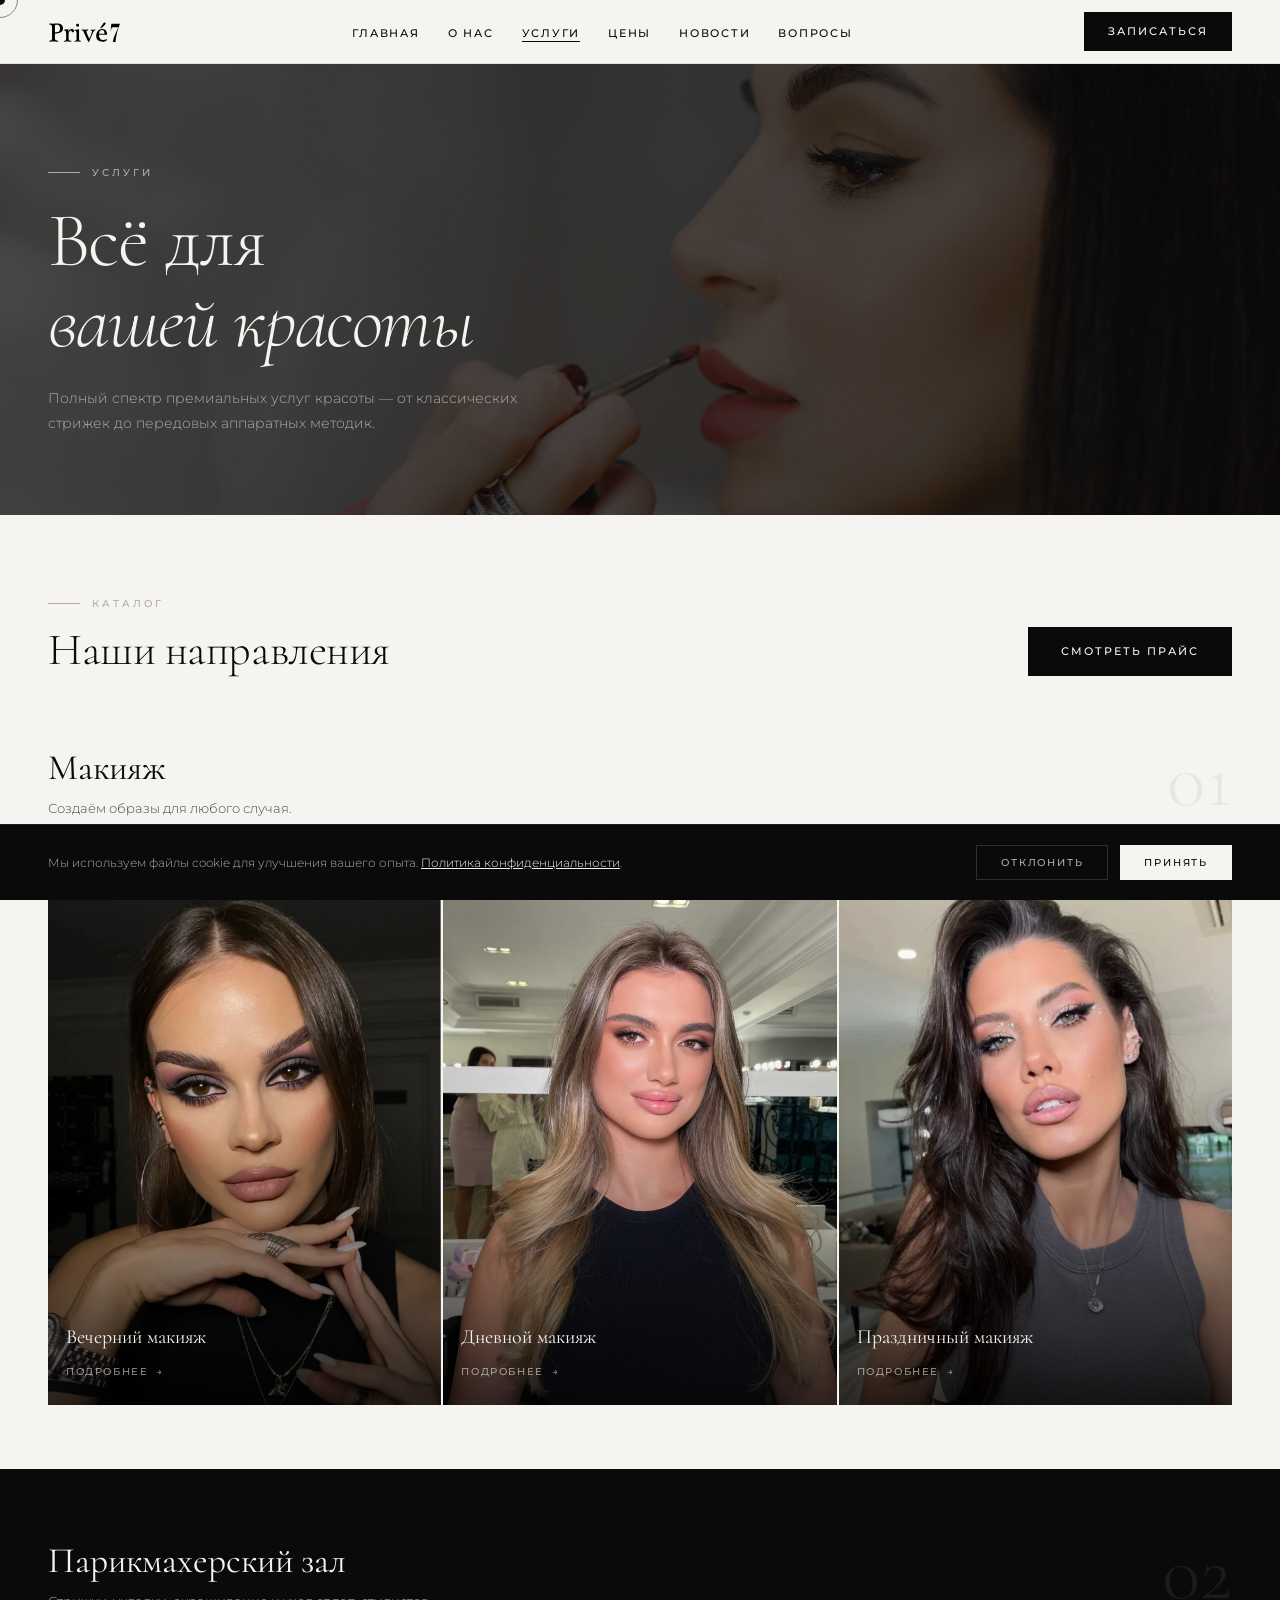
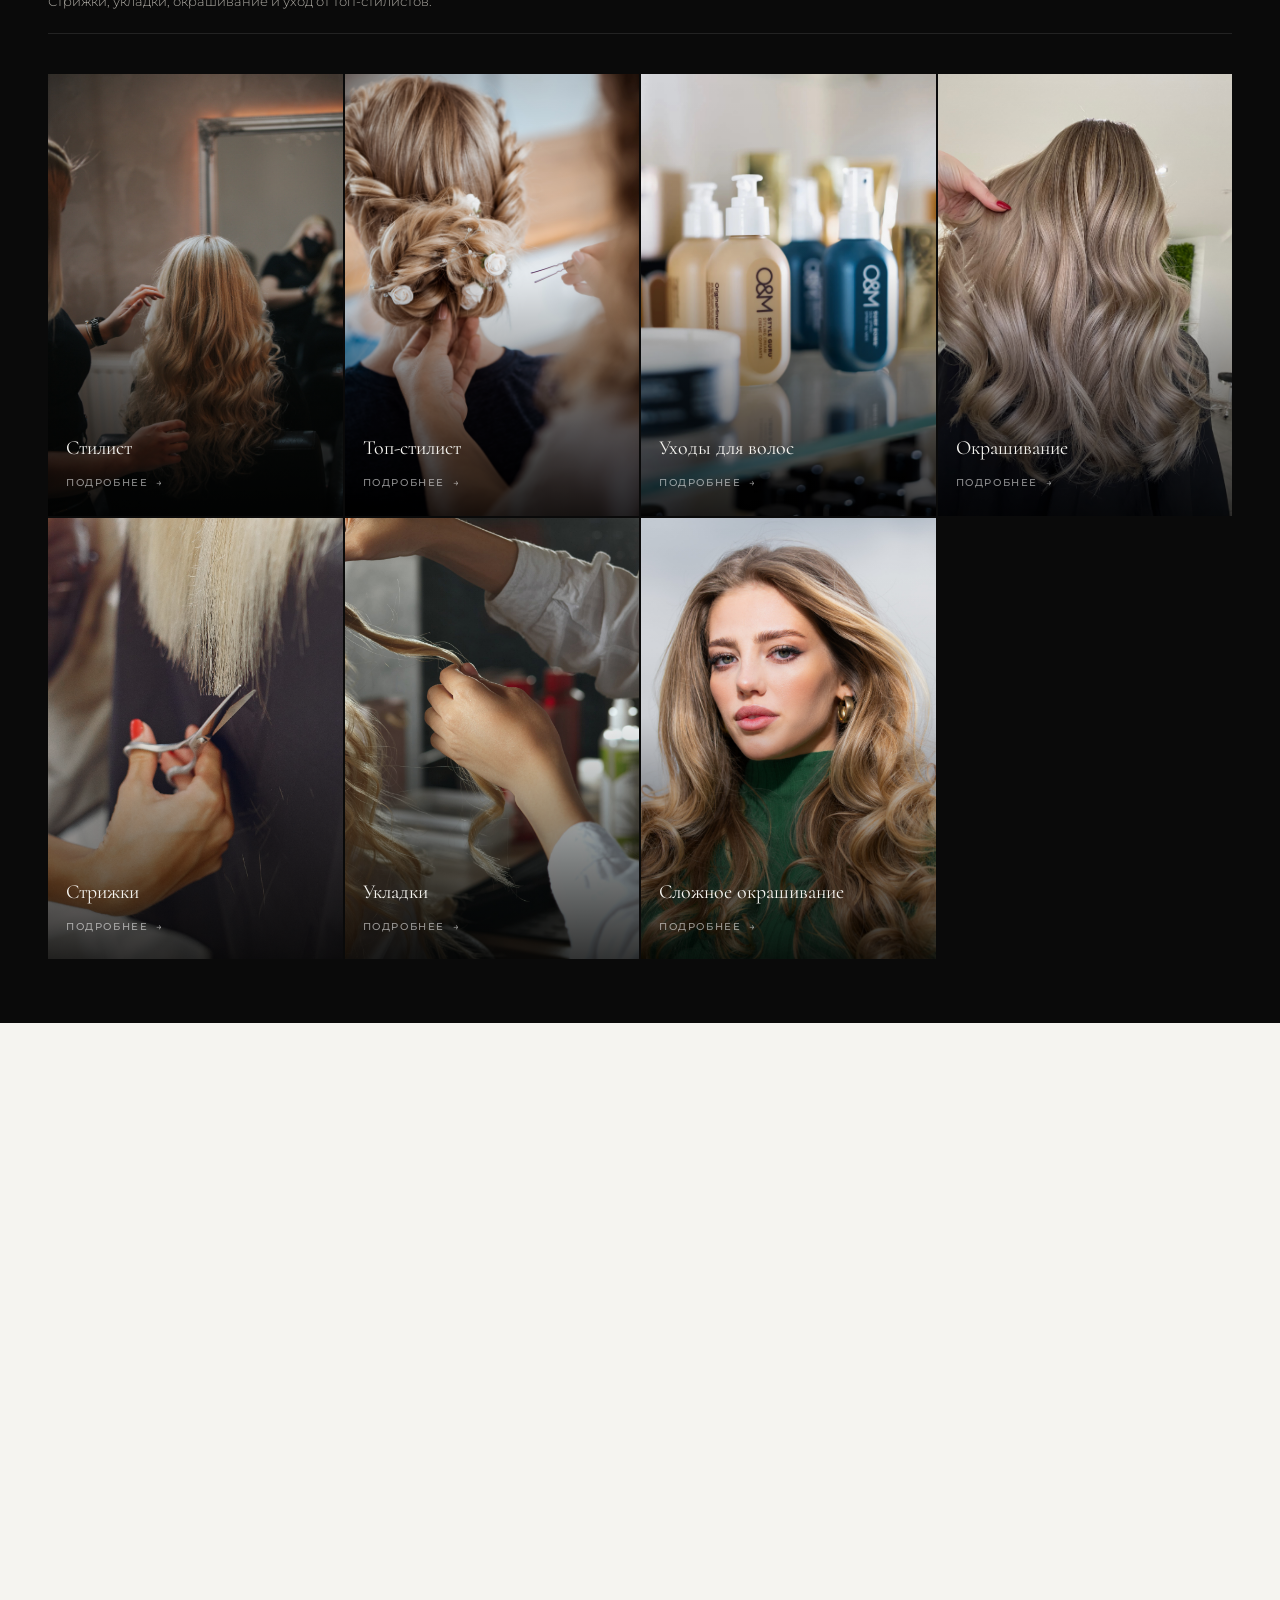
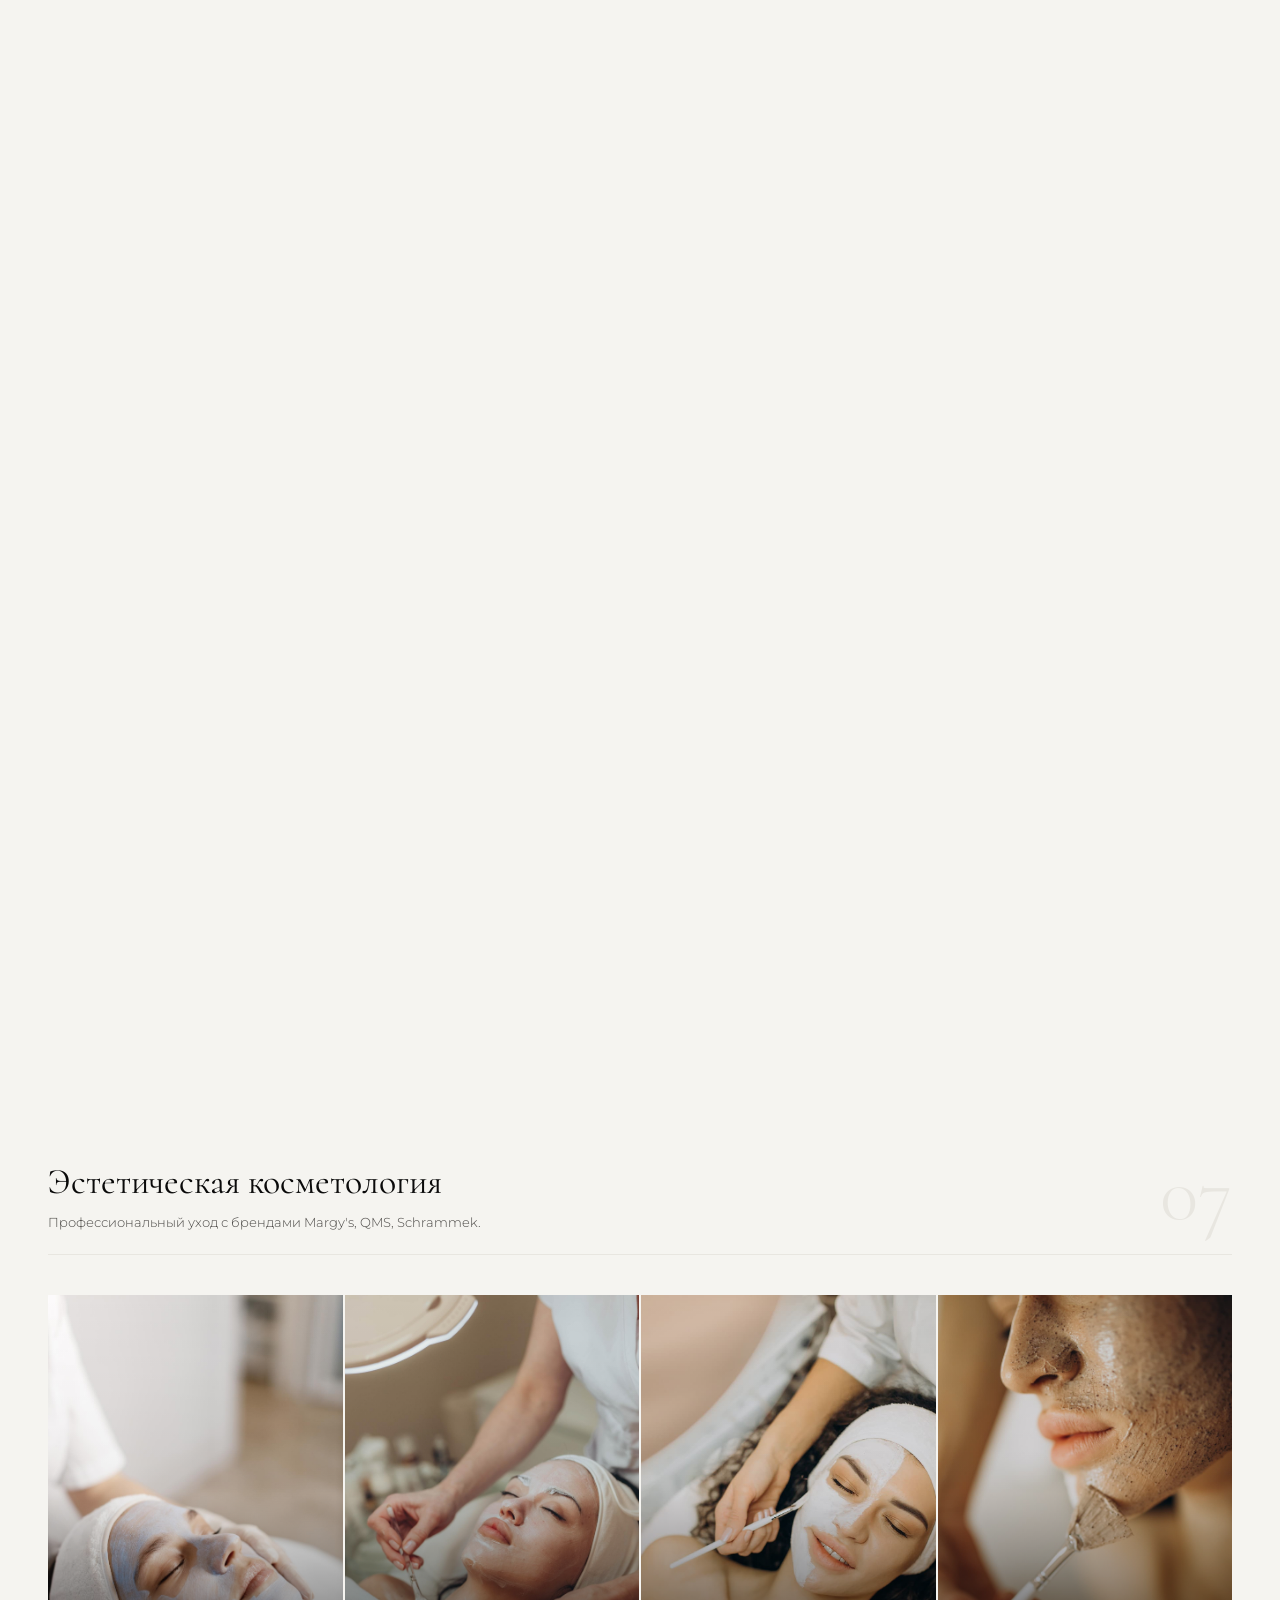
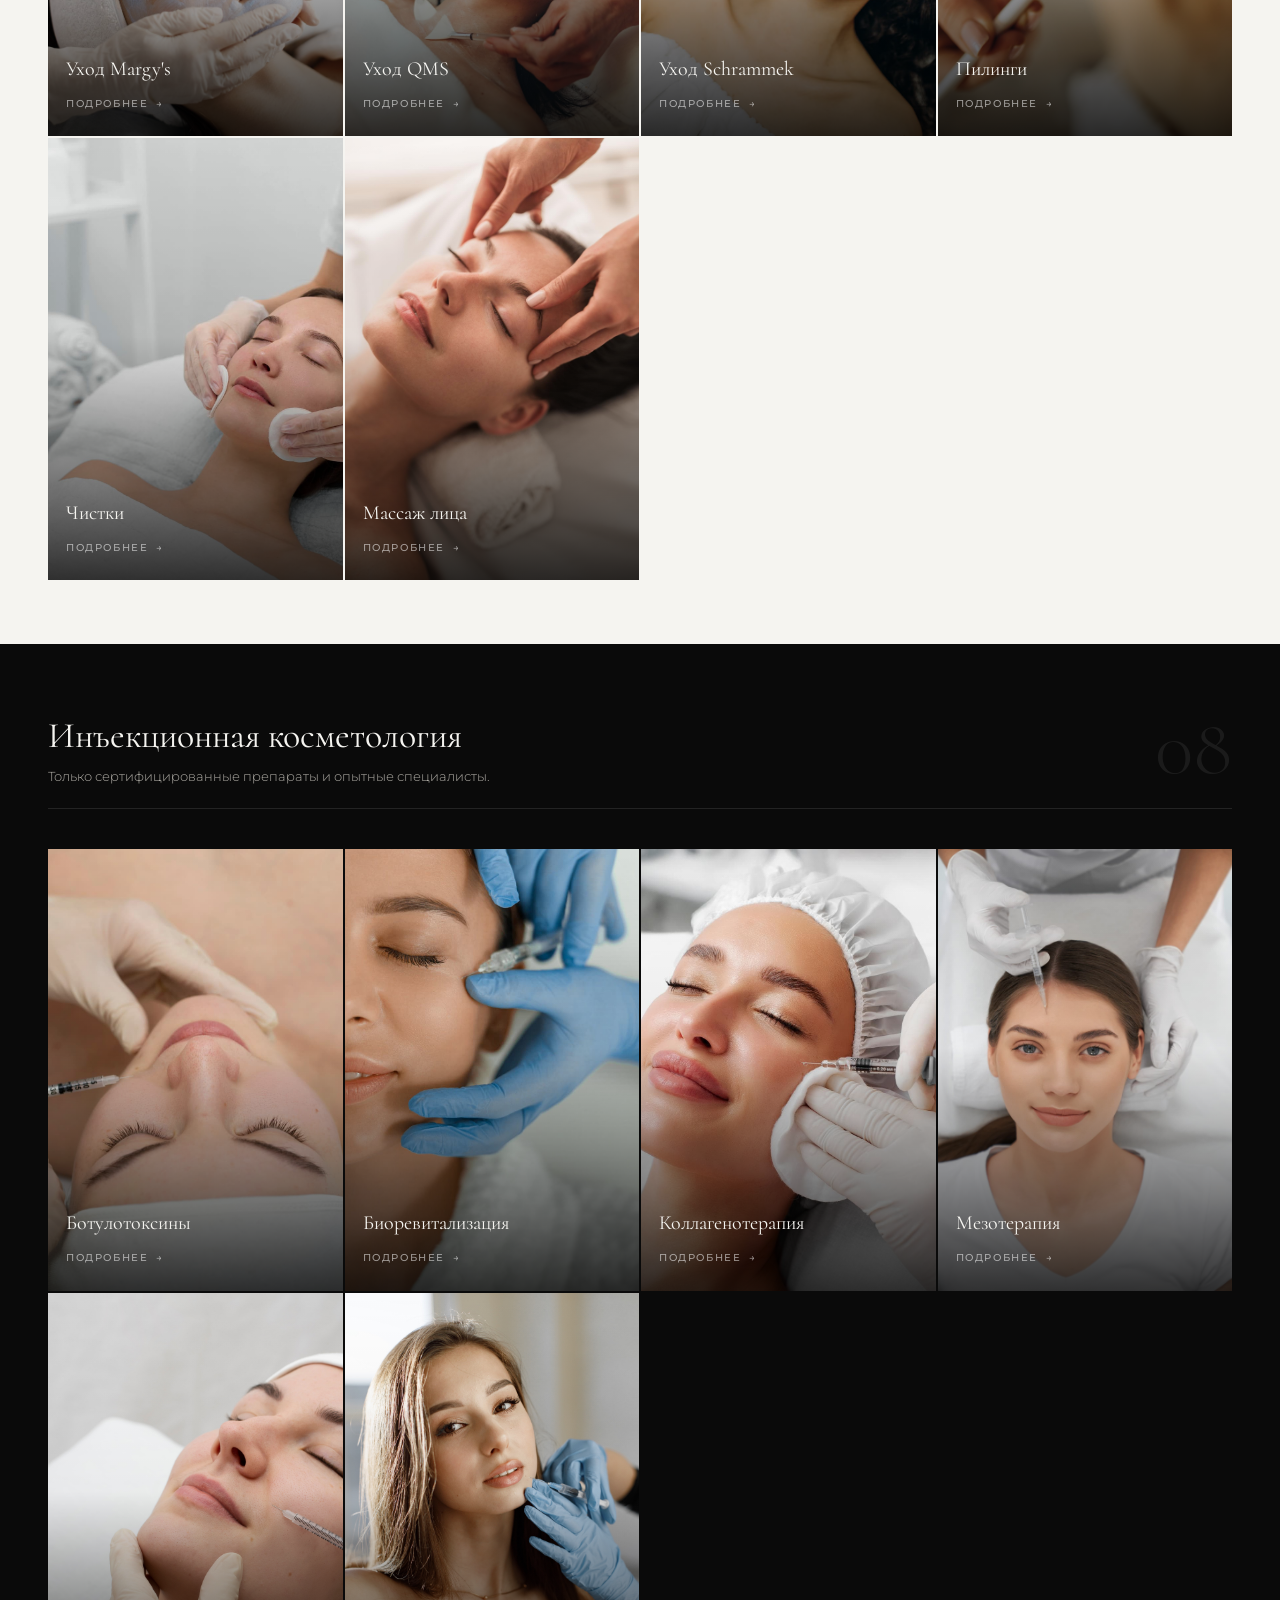
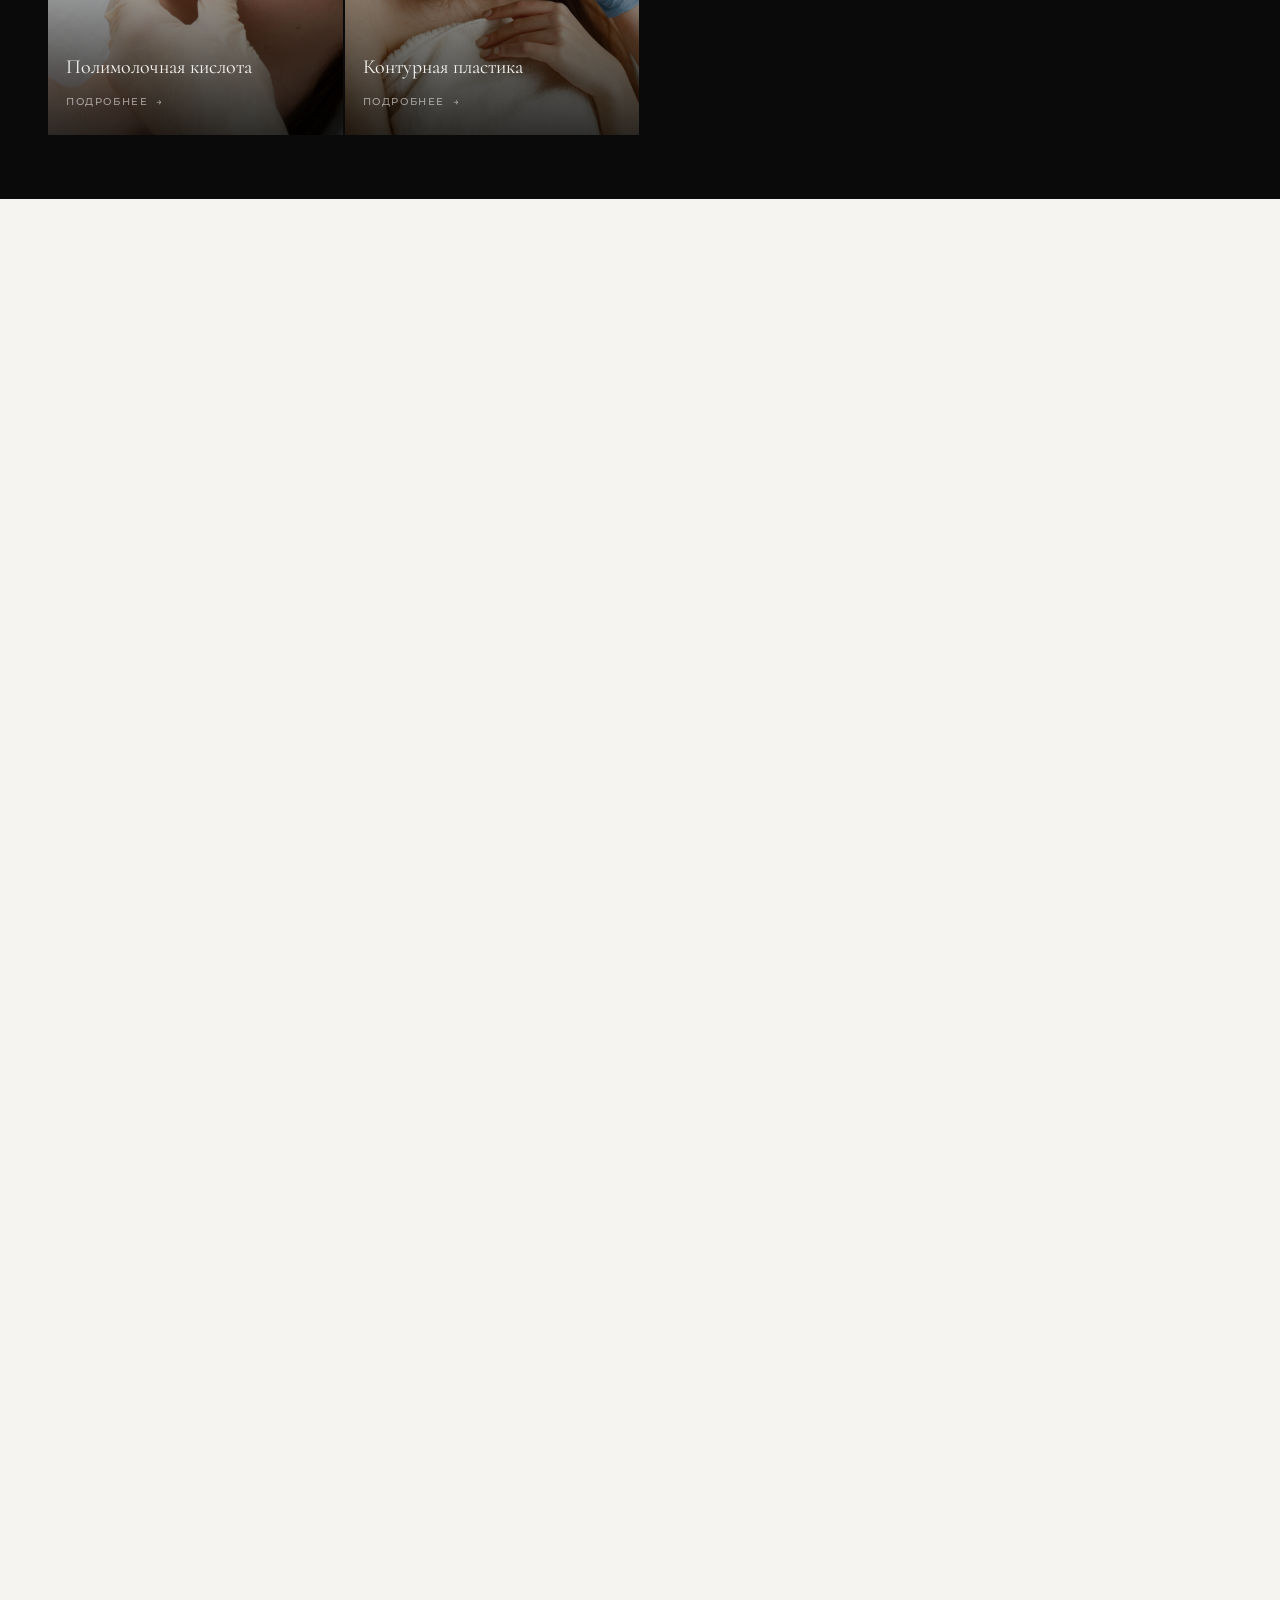
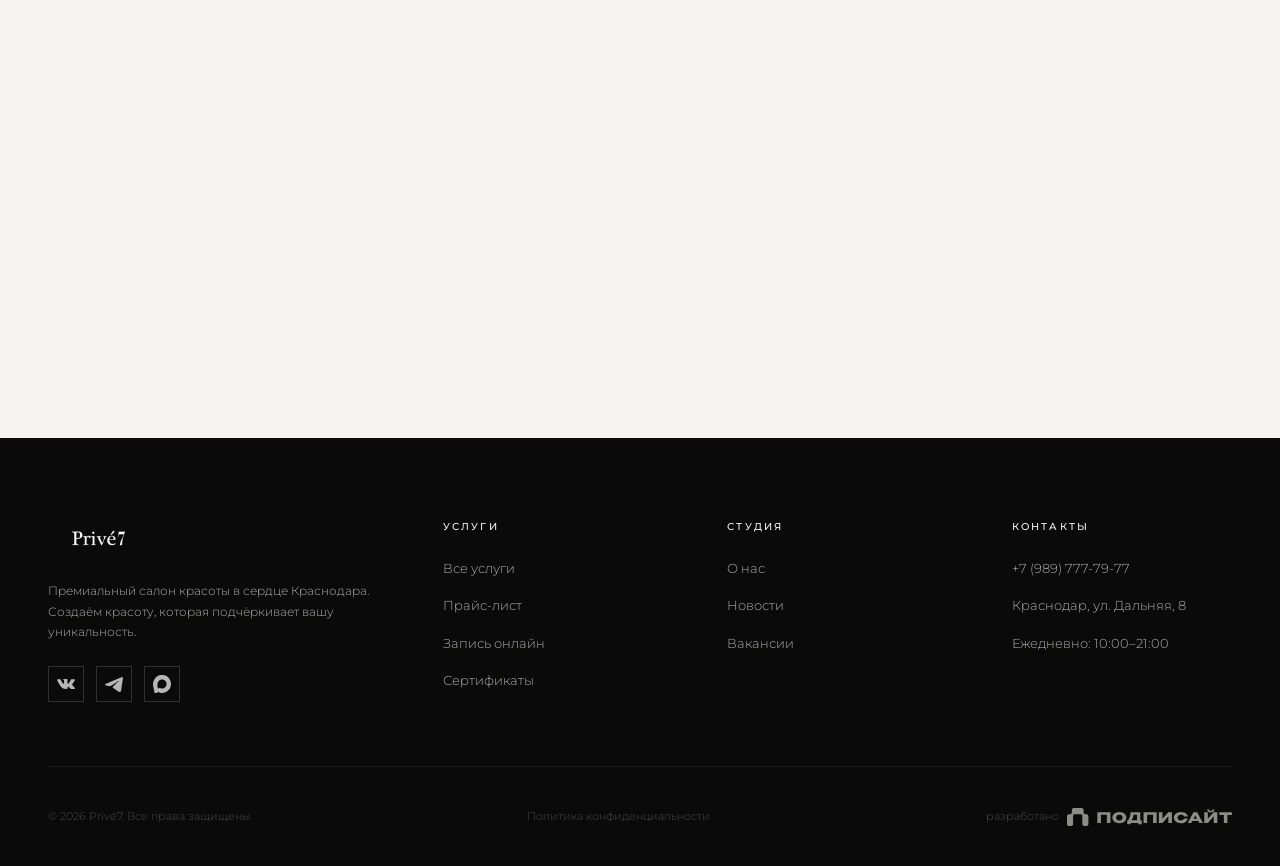
<file: services.html>
<!DOCTYPE html>
<html lang="ru">
<head>
<meta charset="UTF-8"><meta name="viewport" content="width=device-width, initial-scale=1.0">
<title>Услуги — Privé7 Краснодар</title>
<link rel="preconnect" href="https://fonts.googleapis.com"><link rel="preconnect" href="https://fonts.gstatic.com" crossorigin><link href="https://fonts.googleapis.com/css2?family=Cormorant:ital,wght@0,300;0,400;0,500;0,600;1,300;1,400;1,500&family=Montserrat:wght@300;400;500;600&family=Dancing+Script:wght@400;500&display=swap" rel="stylesheet">
<link rel="stylesheet" href="styles/main.css">
<link rel="stylesheet" href="styles/services.css">
</head>
<body>
<div class="cursor" id="cursor"></div>
<div class="cursor-follower" id="cursorFollower"></div>
<div class="cookie-banner" id="cookieBanner">
  <p class="cookie-text">Мы используем файлы cookie для улучшения вашего опыта. <a href="#" onclick="openPrivacy(event)">Политика конфиденциальности</a>.</p>
  <div class="cookie-actions">
    <button class="cookie-decline" onclick="declineCookies()">Отклонить</button>
    <button class="cookie-accept" onclick="acceptCookies()">Принять</button>
  </div>
</div>
<nav id="navbar">
  <a href="index.html" class="nav-logo-link"><img src="assets/icons/logo_black.svg" alt="Privé7" class="nav-logo-img"/></a>
  <ul class="nav-links"><li><a href="index.html">Главная</a></li><li><a href="about.html">О нас</a></li><li><a href="services.html" class="active">Услуги</a></li><li style="display:none"><a href="masters.html">Мастера</a></li><li><a href="https://prive7.shop">Цены</a></li><li><a href="news.html">Новости</a></li><li><a href="index.html#faq">Вопросы</a></li></ul>
  <a href="#booking" class="nav-cta">Записаться</a>
  <div class="mobile-toggle" id="mobileToggle"><span></span><span></span><span></span></div>
</nav>
<div class="mobile-menu" id="mobileMenu">
  <ul class="mobile-menu-links"><li><a href="index.html">Главная</a></li><li><a href="about.html">О нас</a></li><li><a href="services.html" class="active">Услуги</a></li><li style="display:none"><a href="masters.html">Мастера</a></li><li><a href="https://prive7.shop">Цены</a></li><li><a href="news.html">Новости</a></li><li><a href="index.html#faq">Вопросы</a></li></ul>
  <div class="mobile-menu-bottom">
    <a href="#booking" class="mobile-menu-cta">Записаться</a>
    <div class="mobile-menu-contact"><a href="tel:+79897777977">+7 (989) 777-79-77</a>Краснодар, ул. Дальняя, 8<br>Ежедневно: 10:00–21:00</div>
  </div>
</div>
<section class="page-hero">
  <img class="page-hero-bg" src="assets/images/n03.png" alt=""/>
  <div class="page-hero-content">
    <div class="page-hero-label">Услуги</div>
    <h1 class="page-hero-h1">Всё для<br><em>вашей красоты</em></h1>
    <p class="page-hero-sub">Полный спектр премиальных услуг красоты — от классических стрижек до передовых аппаратных методик.</p>
  </div>
</section>
<div class="catalog-intro fade-up">
  <div><div class="section-label">Каталог</div><h2 class="section-heading">Наши направления</h2></div>
  <a href="https://prive7.shop" target="_blank" class="btn-dark">Смотреть прайс</a>
</div>
<div class="srv-cat fade-up">
  <div class="cat-top">
    <div><div class="cat-title" style="color:var(--black)">Макияж</div><p class="cat-desc" style="color:var(--gray-dark)">Создаём образы для любого случая.</p></div>
    <div class="cat-num" style="color:var(--gray-light)">01</div>
  </div>
  <div class="srv-cards c3"><a href="https://prive7.shop/service/2" target="_blank" class="srv-card"><img src="assets/images/evening-makeup.jpg" alt="Вечерний макияж"/><div class="srv-overlay"></div><div class="srv-body"><div class="srv-name">Вечерний макияж</div><span class="srv-link">Подробнее</span></div></a>
<a href="https://prive7.shop/service/2" target="_blank" class="srv-card"><img src="assets/images/daily-makeup.jpg" alt="Дневной макияж"/><div class="srv-overlay"></div><div class="srv-body"><div class="srv-name">Дневной макияж</div><span class="srv-link">Подробнее</span></div></a>
<a href="https://prive7.shop/service/2" target="_blank" class="srv-card"><img src="assets/images/party-makeup.jpg" alt="Праздничный макияж"/><div class="srv-overlay"></div><div class="srv-body"><div class="srv-name">Праздничный макияж</div><span class="srv-link">Подробнее</span></div></a>
</div>
</div>
<div class="srv-cat dark fade-up">
  <div class="cat-top">
    <div><div class="cat-title" style="color:var(--white)">Парикмахерский зал</div><p class="cat-desc" style="color:var(--gray-mid)">Стрижки, укладки, окрашивание и уход от топ-стилистов.</p></div>
    <div class="cat-num" style="color:rgba(255,255,255,.07)">02</div>
  </div>
  <div class="srv-cards c4"><a href="https://prive7.shop/service/4" target="_blank" class="srv-card"><img src="assets/images/stylist.jpg" alt="Стилист"/><div class="srv-overlay"></div><div class="srv-body"><div class="srv-name">Стилист</div><span class="srv-link">Подробнее</span></div></a>
<a href="https://prive7.shop/service/4" target="_blank" class="srv-card"><img src="assets/images/top-stylist.jpg" alt="Топ-стилист"/><div class="srv-overlay"></div><div class="srv-body"><div class="srv-name">Топ-стилист</div><span class="srv-link">Подробнее</span></div></a>
<a href="https://prive7.shop/service/4" target="_blank" class="srv-card"><img src="assets/images/n01.png" alt="Уходы для волос"/><div class="srv-overlay"></div><div class="srv-body"><div class="srv-name">Уходы для волос</div><span class="srv-link">Подробнее</span></div></a>
<a href="https://prive7.shop/service/4" target="_blank" class="srv-card"><img src="assets/images/hair-coloring.jpg" alt="Окрашивание"/><div class="srv-overlay"></div><div class="srv-body"><div class="srv-name">Окрашивание</div><span class="srv-link">Подробнее</span></div></a>
<a href="https://prive7.shop/service/4" target="_blank" class="srv-card"><img src="assets/images/haircuts.jpg" alt="Стрижки" style="object-position:right center"/><div class="srv-overlay"></div><div class="srv-body"><div class="srv-name">Стрижки</div><span class="srv-link">Подробнее</span></div></a>
<a href="https://prive7.shop/service/4" target="_blank" class="srv-card"><img src="assets/images/hairstyles.jpg" alt="Укладки" style="object-position:right center"/><div class="srv-overlay"></div><div class="srv-body"><div class="srv-name">Укладки</div><span class="srv-link">Подробнее</span></div></a>
<a href="https://prive7.shop/service/4" target="_blank" class="srv-card"><img src="assets/images/difficult-dying.jpg" alt="Сложное окрашивание"/><div class="srv-overlay"></div><div class="srv-body"><div class="srv-name">Сложное окрашивание</div><span class="srv-link">Подробнее</span></div></a>
</div>
</div>
<div class="srv-cat fade-up">
  <div class="cat-top">
    <div><div class="cat-title" style="color:var(--black)">Ногтевой сервис</div><p class="cat-desc" style="color:var(--gray-dark)">Маникюр и педикюр с премиальными материалами.</p></div>
    <div class="cat-num" style="color:var(--gray-light)">03</div>
  </div>
  <div class="srv-cards c3"><a href="https://prive7.shop/service/5" target="_blank" class="srv-card"><img src="assets/images/p14.png" alt="Маникюр"/><div class="srv-overlay"></div><div class="srv-body"><div class="srv-name">Маникюр</div><span class="srv-link">Подробнее</span></div></a>
<a href="https://prive7.shop/service/5" target="_blank" class="srv-card"><img src="assets/images/pedicure.jpg" alt="Педикюр"/><div class="srv-overlay"></div><div class="srv-body"><div class="srv-name">Педикюр</div><span class="srv-link">Подробнее</span></div></a>
<a href="https://prive7.shop/service/5" target="_blank" class="srv-card"><img src="assets/images/manicure_covering.jpg" alt="Покрытие"/><div class="srv-overlay"></div><div class="srv-body"><div class="srv-name">Покрытие</div><span class="srv-link">Подробнее</span></div></a>
<a href="https://prive7.shop/service/5" target="_blank" class="srv-card"><img src="assets/images/nail-care.jpg" alt="Уход"/><div class="srv-overlay"></div><div class="srv-body"><div class="srv-name">Уход</div><span class="srv-link">Подробнее</span></div></a>
</div>
</div>
<div class="srv-cat dark fade-up">
  <div class="cat-top">
    <div><div class="cat-title" style="color:var(--white)">Брови и ресницы</div><p class="cat-desc" style="color:var(--gray-mid)">Идеальная форма и выразительный взгляд.</p></div>
    <div class="cat-num" style="color:rgba(255,255,255,.07)">04</div>
  </div>
  <div class="srv-cards c4"><a href="https://prive7.shop/service/6" target="_blank" class="srv-card"><img src="assets/images/threading.jpg" alt="Тридинг"/><div class="srv-overlay"></div><div class="srv-body"><div class="srv-name">Тридинг</div><span class="srv-link">Подробнее</span></div></a>
<a href="https://prive7.shop/service/6" target="_blank" class="srv-card"><img src="assets/images/waxing.jpg" alt="Коррекция воском"/><div class="srv-overlay"></div><div class="srv-body"><div class="srv-name">Коррекция воском</div><span class="srv-link">Подробнее</span></div></a>
<a href="https://prive7.shop/service/6" target="_blank" class="srv-card"><img src="assets/images/brow-forming.jpg" alt="Оформление бровей"/><div class="srv-overlay"></div><div class="srv-body"><div class="srv-name">Оформление бровей</div><span class="srv-link">Подробнее</span></div></a>
<a href="https://prive7.shop/service/6" target="_blank" class="srv-card"><img src="assets/images/lamination.jpg" alt="Ламинирование"/><div class="srv-overlay"></div><div class="srv-body"><div class="srv-name">Ламинирование</div><span class="srv-link">Подробнее</span></div></a>
<a href="https://prive7.shop/service/6" target="_blank" class="srv-card"><img src="assets/images/brow-architecture.jpg" alt="Архитектура бровей"/><div class="srv-overlay"></div><div class="srv-body"><div class="srv-name">Архитектура бровей</div><span class="srv-link">Подробнее</span></div></a>
</div>
</div>
<div class="srv-cat fade-up">
  <div class="cat-top">
    <div><div class="cat-title" style="color:var(--black)">Лазерная эпиляция Candela</div><p class="cat-desc" style="color:var(--gray-dark)">Безболезненно, эффективно, с долговременным результатом.</p></div>
    <div class="cat-num" style="color:var(--gray-light)">05</div>
  </div>
  <div class="srv-cards c3"><a href="https://prive7.shop/service/7" target="_blank" class="srv-card"><img src="assets/images/alex-laser.jpg" alt="Александритовый лазер"/><div class="srv-overlay"></div><div class="srv-body"><div class="srv-name">Александритовый лазер</div><span class="srv-link">Подробнее</span></div></a>
<a href="https://prive7.shop/service/7" target="_blank" class="srv-card"><img src="assets/images/laser-epilation.jpg" alt="Лазерная эпиляция"/><div class="srv-overlay"></div><div class="srv-body"><div class="srv-name">Лазерная эпиляция</div><span class="srv-link">Подробнее</span></div></a>
<a href="https://prive7.shop/service/7" target="_blank" class="srv-card"><img src="assets/images/candela.jpg" alt="Candela GentleLase Pro-U"/><div class="srv-overlay"></div><div class="srv-body"><div class="srv-name">Candela GentleLase Pro-U</div><span class="srv-link">Подробнее</span></div></a>
</div>
</div>
<div class="srv-cat dark fade-up">
  <div class="cat-top">
    <div><div class="cat-title" style="color:var(--white)">Аппаратная косметология</div><p class="cat-desc" style="color:var(--gray-mid)">SMAS-лифтинг, Термаж, Ultraformer — с доказанной эффективностью.</p></div>
    <div class="cat-num" style="color:rgba(255,255,255,.07)">06</div>
  </div>
  <div class="srv-cards c4"><a href="https://prive7.shop/service/8" target="_blank" class="srv-card"><img src="assets/images/p09.png" alt="SMAS-лифтинг"/><div class="srv-overlay"></div><div class="srv-body"><div class="srv-name">SMAS-лифтинг</div><span class="srv-link">Подробнее</span></div></a>
<a href="https://prive7.shop/service/8" target="_blank" class="srv-card"><img src="assets/images/Thermage.jpg" alt="Термаж"/><div class="srv-overlay"></div><div class="srv-body"><div class="srv-name">Термаж</div><span class="srv-link">Подробнее</span></div></a>
<a href="https://prive7.shop/service/8" target="_blank" class="srv-card"><img src="assets/images/Ultrasonic-Facial.jpg" alt="Ультразвуковая чистка"/><div class="srv-overlay"></div><div class="srv-body"><div class="srv-name">Ультразвуковая чистка</div><span class="srv-link">Подробнее</span></div></a>
<a href="https://prive7.shop/service/8" target="_blank" class="srv-card"><img src="assets/images/ultraformer.jpg" alt="Ultraformer"/><div class="srv-overlay"></div><div class="srv-body"><div class="srv-name">Ultraformer</div><span class="srv-link">Подробнее</span></div></a>
<a href="https://prive7.shop/service/8" target="_blank" class="srv-card"><img src="assets/images/ulfit.jpg" alt="Ulfit HydraFacial"/><div class="srv-overlay"></div><div class="srv-body"><div class="srv-name">Ulfit HydraFacial</div><span class="srv-link">Подробнее</span></div></a>
<a href="https://prive7.shop/service/8" target="_blank" class="srv-card"><img src="assets/images/endospheres.jpg" alt="Endospheres Therapy"/><div class="srv-overlay"></div><div class="srv-body"><div class="srv-name">Endospheres Therapy</div><span class="srv-link">Подробнее</span></div></a>
<a href="https://prive7.shop/service/8" target="_blank" class="srv-card"><img src="assets/images/microcurrents.jpg" alt="Микротоковая терапия"/><div class="srv-overlay"></div><div class="srv-body"><div class="srv-name">Микротоковая терапия</div><span class="srv-link">Подробнее</span></div></a>
<a href="https://prive7.shop/service/8" target="_blank" class="srv-card"><img src="assets/images/bbl.jpg" alt="BBL HERO"/><div class="srv-overlay"></div><div class="srv-body"><div class="srv-name">BBL HERO</div><span class="srv-link">Подробнее</span></div></a>
<a href="https://prive7.shop/service/8" target="_blank" class="srv-card"><img src="assets/images/moxi.jpg" alt="MOXI"/><div class="srv-overlay"></div><div class="srv-body"><div class="srv-name">MOXI</div><span class="srv-link">Подробнее</span></div></a>
</div>
</div>
<div class="srv-cat fade-up">
  <div class="cat-top">
    <div><div class="cat-title" style="color:var(--black)">Эстетическая косметология</div><p class="cat-desc" style="color:var(--gray-dark)">Профессиональный уход с брендами Margy's, QMS, Schrammek.</p></div>
    <div class="cat-num" style="color:var(--gray-light)">07</div>
  </div>
  <div class="srv-cards c4"><a href="https://prive7.shop/service/10" target="_blank" class="srv-card"><img src="assets/images/margys.jpg" alt="Уход Margy's"/><div class="srv-overlay"></div><div class="srv-body"><div class="srv-name">Уход Margy's</div><span class="srv-link">Подробнее</span></div></a>
<a href="https://prive7.shop/service/10" target="_blank" class="srv-card"><img src="assets/images/qms.jpg" alt="Уход QMS"/><div class="srv-overlay"></div><div class="srv-body"><div class="srv-name">Уход QMS</div><span class="srv-link">Подробнее</span></div></a>
<a href="https://prive7.shop/service/10" target="_blank" class="srv-card"><img src="assets/images/schramek.jpg" alt="Уход Schrammek"/><div class="srv-overlay"></div><div class="srv-body"><div class="srv-name">Уход Schrammek</div><span class="srv-link">Подробнее</span></div></a>
<a href="https://prive7.shop/service/10" target="_blank" class="srv-card"><img src="assets/images/peeling.jpg" alt="Пилинги"/><div class="srv-overlay"></div><div class="srv-body"><div class="srv-name">Пилинги</div><span class="srv-link">Подробнее</span></div></a>
<a href="https://prive7.shop/service/10" target="_blank" class="srv-card"><img src="assets/images/cleanings.jpg" alt="Чистки"/><div class="srv-overlay"></div><div class="srv-body"><div class="srv-name">Чистки</div><span class="srv-link">Подробнее</span></div></a>
<a href="https://prive7.shop/service/10" target="_blank" class="srv-card"><img src="assets/images/face-massage.jpg" alt="Массаж лица"/><div class="srv-overlay"></div><div class="srv-body"><div class="srv-name">Массаж лица</div><span class="srv-link">Подробнее</span></div></a>
</div>
</div>
<div class="srv-cat dark fade-up">
  <div class="cat-top">
    <div><div class="cat-title" style="color:var(--white)">Инъекционная косметология</div><p class="cat-desc" style="color:var(--gray-mid)">Только сертифицированные препараты и опытные специалисты.</p></div>
    <div class="cat-num" style="color:rgba(255,255,255,.07)">08</div>
  </div>
  <div class="srv-cards c4"><a href="https://prive7.shop/service/11" target="_blank" class="srv-card"><img src="assets/images/bottox.jpg" alt="Ботулотоксины"/><div class="srv-overlay"></div><div class="srv-body"><div class="srv-name">Ботулотоксины</div><span class="srv-link">Подробнее</span></div></a>
<a href="https://prive7.shop/service/11" target="_blank" class="srv-card"><img src="assets/images/biorevitalization.jpg" alt="Биоревитализация"/><div class="srv-overlay"></div><div class="srv-body"><div class="srv-name">Биоревитализация</div><span class="srv-link">Подробнее</span></div></a>
<a href="https://prive7.shop/service/11" target="_blank" class="srv-card"><img src="assets/images/collagen-therapy.jpg" alt="Коллагенотерапия"/><div class="srv-overlay"></div><div class="srv-body"><div class="srv-name">Коллагенотерапия</div><span class="srv-link">Подробнее</span></div></a>
<a href="https://prive7.shop/service/11" target="_blank" class="srv-card"><img src="assets/images/mesotherapy.jpg" alt="Мезотерапия"/><div class="srv-overlay"></div><div class="srv-body"><div class="srv-name">Мезотерапия</div><span class="srv-link">Подробнее</span></div></a>
<a href="https://prive7.shop/service/11" target="_blank" class="srv-card"><img src="assets/images/polylactic-acid.jpg" alt="Полимолочная кислота"/><div class="srv-overlay"></div><div class="srv-body"><div class="srv-name">Полимолочная кислота</div><span class="srv-link">Подробнее</span></div></a>
<a href="https://prive7.shop/service/11" target="_blank" class="srv-card"><img src="assets/images/contour-plastic.jpg" alt="Контурная пластика"/><div class="srv-overlay"></div><div class="srv-body"><div class="srv-name">Контурная пластика</div><span class="srv-link">Подробнее</span></div></a>
</div>
</div>
<div class="srv-cat fade-up">
  <div class="cat-top">
    <div><div class="cat-title" style="color:var(--black)">Тело</div><p class="cat-desc" style="color:var(--gray-dark)">Массаж, обёртывания, Thalion, Dibi Olos, Comfort Zone.</p></div>
    <div class="cat-num" style="color:var(--gray-light)">09</div>
  </div>
  <div class="srv-cards c4"><a href="https://prive7.shop/service/13" target="_blank" class="srv-card"><img src="assets/images/p11.png" alt="Массаж"/><div class="srv-overlay"></div><div class="srv-body"><div class="srv-name">Массаж</div><span class="srv-link">Подробнее</span></div></a>
<a href="https://prive7.shop/service/13" target="_blank" class="srv-card"><img src="assets/images/thalion.jpg" alt="Уход Thalion"/><div class="srv-overlay"></div><div class="srv-body"><div class="srv-name">Уход Thalion</div><span class="srv-link">Подробнее</span></div></a>
<a href="https://prive7.shop/service/13" target="_blank" class="srv-card"><img src="assets/images/dibi-olos.jpg" alt="Dibi Olos"/><div class="srv-overlay"></div><div class="srv-body"><div class="srv-name">Dibi Olos</div><span class="srv-link">Подробнее</span></div></a>
<a href="https://prive7.shop/service/13" target="_blank" class="srv-card"><img src="assets/images/pressotherapy.jpg" alt="Прессотерапия"/><div class="srv-overlay"></div><div class="srv-body"><div class="srv-name">Прессотерапия</div><span class="srv-link">Подробнее</span></div></a>
<a href="https://prive7.shop/service/13" target="_blank" class="srv-card"><img src="assets/images/wrapping.jpg" alt="Обёртывание"/><div class="srv-overlay"></div><div class="srv-body"><div class="srv-name">Обёртывание</div><span class="srv-link">Подробнее</span></div></a>
<a href="https://prive7.shop/service/13" target="_blank" class="srv-card"><img src="assets/images/body-endosphere.jpg" alt="Эндосфера"/><div class="srv-overlay"></div><div class="srv-body"><div class="srv-name">Эндосфера</div><span class="srv-link">Подробнее</span></div></a>
<a href="https://prive7.shop/service/13" target="_blank" class="srv-card"><img src="assets/images/comfort-zone.jpg" alt="Comfort Zone"/><div class="srv-overlay"></div><div class="srv-body"><div class="srv-name">Comfort Zone</div><span class="srv-link">Подробнее</span></div></a>
</div>
</div>

<section class="booking" id="booking">
  <div class="fade-up">
    <div class="section-label">Запись</div>
    <h2 class="booking-h">Запишитесь<br><em>прямо сейчас</em></h2>
    <p class="booking-intro">Оставьте заявку — администратор свяжется с вами в течение 30 минут.</p>
    <div class="contact-details">
      <div class="contact-item"><div class="contact-icon">✆</div><div><div class="contact-label">Телефон</div><div class="contact-value"><a href="tel:+79897777977">+7 (989) 777-79-77</a></div></div></div>
      <div class="contact-item"><div class="contact-icon">⊙</div><div><div class="contact-label">Адрес</div><div class="contact-value">Краснодар, ул. Дальняя, 8</div></div></div>
      <div class="contact-item"><div class="contact-icon">◷</div><div><div class="contact-label">График</div><div class="contact-value">Ежедневно: 10:00–21:00</div></div></div>
    </div>
  </div>
  <div class="fade-up" style="transition-delay:.15s">
    <div class="form-row"><div class="form-group"><label class="form-label">Имя</label><input class="form-input" type="text" placeholder="Ваше имя"/></div><div class="form-group"><label class="form-label">Телефон</label><input class="form-input" type="tel" placeholder="+7 (___) ___-__-__"/></div></div>
    <div class="form-group"><label class="form-label">Услуга</label><select class="form-select"><option value="" disabled selected>Выберите услугу</option><option>Макияж</option><option>Парикмахерский зал</option><option>Ногтевой сервис</option><option>Брови и ресницы</option><option>Лазерная эпиляция</option><option>Аппаратная косметология</option><option>Эстетическая косметология</option><option>Инъекционная косметология</option><option>Тело</option></select></div>
    <div class="form-row"><div class="form-group"><label class="form-label">Дата</label><input class="form-input" type="date"/></div><div class="form-group"><label class="form-label">Время</label><select class="form-select"><option value="" disabled selected>Время</option><option>10:00</option><option>11:00</option><option>12:00</option><option>13:00</option><option>14:00</option><option>15:00</option><option>16:00</option><option>17:00</option><option>18:00</option><option>19:00</option><option>20:00</option></select></div></div>
    <div class="form-group"><label class="form-label">Пожелания</label><textarea class="form-textarea" placeholder="Опишите пожелания..."></textarea></div>
    <button class="form-submit" onclick="submitForm(this)">Отправить заявку</button>
    <p class="form-note">Нажимая кнопку, вы соглашаетесь с <a href="#" onclick="openPrivacy(event)">политикой конфиденциальности</a>.</p>
  </div>
</section>
<footer>
  <div class="footer-top">
    <div>
      <a href="index.html" class="footer-logo-link"><img src="assets/icons/logo_white.svg" alt="Privé7" class="footer-logo-img"/></a>
      <p class="footer-tagline">Премиальный салон красоты в сердце Краснодара. Создаём красоту, которая подчёркивает вашу уникальность.</p>
      <div class="footer-social">
        <a href="#" class="social-link"><img src="assets/icons/vk.svg" alt="VK"/></a>
        <a href="#" class="social-link"><img src="assets/icons/tg.svg" alt="TG"/></a>
        <a href="#" class="social-link"><img src="assets/icons/max.svg" alt="MAX"/></a>
      </div>
    </div>
    <div>
      <div class="footer-col-title">Услуги</div>
      <ul class="footer-links">
        <li><a href="services.html">Все услуги</a></li>
        <li><a href="https://prive7.shop" target="_blank">Прайс-лист</a></li>
        <li><a href="index.html#booking">Запись онлайн</a></li>
        <li><a href="#" onclick="openCert(event)">Сертификаты</a></li>
      </ul>
    </div>
    <div>
      <div class="footer-col-title">Студия</div>
      <ul class="footer-links">
        <li><a href="about.html">О нас</a></li>
        <li style="display:none"><a href="masters.html">Мастера</a></li>
        <li><a href="news.html">Новости</a></li>
        <li><a href="about.html#join">Вакансии</a></li>
      </ul>
    </div>
    <div>
      <div class="footer-col-title">Контакты</div>
      <ul class="footer-links">
        <li><a href="tel:+79897777977">+7 (989) 777-79-77</a></li>
        <li><a href="https://yandex.com/maps/org/prive_7/147616015872/?ll=38.961785%2C45.061272&z=16.74" target="_blank">Краснодар, ул. Дальняя, 8</a></li>
        <li><a href="#">Ежедневно: 10:00–21:00</a></li>
      </ul>
    </div>
  </div>
  <div class="footer-bottom">
    <div class="footer-copy">© 2026 Privé7. Все права защищены.</div>
    <div class="footer-legal">
      <a href="#" onclick="openPrivacy(event)">Политика конфиденциальности</a>
    </div>
    <div class="footer-dev">разработано <a href="https://podpisait.ru" target="_blank" class="footer-dev-link"><img src="assets/icons/podpisait.svg" alt="podpisait" class="footer-dev-logo"/></a></div>
  </div>
</footer>
<div id="privacyPopup"><div class="privacy-inner">
  <button class="privacy-close" onclick="closePrivacy()">×</button>
  <h2 class="privacy-h">Политика конфиденциальности</h2>
  <p class="privacy-date">Последнее обновление: 1 января 2025</p>
  <div class="privacy-body">
    <p><strong>1. ОБЩИЕ ПОЛОЖЕНИЯ</strong><br>1.1 Настоящая Политика конфиденциальности персональных данных клиентов и пользователей (далее также – «Субъект персональных данных») сервисов ООО «ПРИВЕ7» (далее также – «Политика») регулирует отношения, связанные с обработкой персональных данных, которые осуществляет ООО «ПРИВЕ7» (адрес: 119146, город Москва, Фрунзенская наб., д. 24, этаж/помещ. 1/1, ОГРН: 1137746312660, ИНН: 7701994480) (далее также – «Оператор») с использованием средств автоматизации, включая сайт в информационно-телекоммуникационной сети «Интернет» https://prive-7.ru/ (в том числе сайт https://www.yclients.com/, если переход на указанный сайт осуществлен через сайт https://prive-7.ru/, в том числе, но не ограничиваясь, https://n453474.yclients.com/, https://n379377.yclients.com/, https://n1360835.yclients.com/, https://n966899.yclients.com/, https://n409244.yclients.com/, https://b860090.yclients.com/ и https://n668277.yclients.com/) (далее также – «Сайт»).
<br>1.2 Настоящая Политика разработана в соответствии с Федеральным законом от 27.07.2006 № 152-ФЗ «О персональных данных». Обработка персональных данных осуществляется на территории Российской Федерации.
<br>1.3 Сайт может осуществлять обработку следующих персональных данных, а именно:
• данных, указанных самим Субъектом персональных данных на Сайте: фамилия; имя; отчество; контактный номер телефона; адрес электронной почты; сведения, полученные при автоматизированной обработке персональных данных;
• данных, которые автоматически передаются в процессе просмотра и при посещении страниц Сайта (cookie-файлы): URL страницы; реферер страницы; заголовок страницы; браузер и его версия; операционная система и ее версия; тип устройства; высота и ширина экрана; наличие cookie-файлов (включены, отключены или не поддерживаются); наличие JavaScript; часовой пояс; язык браузера; глубина цвета экрана; ширина и высота клиентской части окна браузера; пол и возраст посетителей; интересы посетителей; географические данные (страна, область, город, зона действия Генерального регламента о защите данных (General Data Protection Regulation, GDPR)); JavaScript-события (учет взаимодействий посетителя с Сайтом, в том числе использование на сайте методов JavaScript API, например, отправка формы, скроллинг страницы); параметры загрузки страницы (например, время до отрисовки и время ответа сервера); просмотр страницы; визит; переход по внешней ссылке; скачивание файла; отказ; время на сайте; глубина просмотра; правильность установления других cookie-файлов; сведения о том, включен ли у пользователя блокировщик рекламы; дата первого визита; клиентский идентификатор (Client ID), который определяет браузер, в котором посетитель просматривает Сайт.
<br>1.4 Любые платежи, которые обрабатываются третьими лицами на Сайте, регулируются политикой конфиденциальности этих третьих лиц.
<br>1.5 Оператор не осуществляет сбор и обработку персональных данных Субъекта персональных данных о его расовой, национальной принадлежности, политических взглядах, религиозных или философских убеждениях, частной жизни.
<br>1.6 Персональные данные Субъекта персональных данных относятся к конфиденциальной информации ограниченного доступа.
<br>1.7 Давая согласие на обработку персональных данных, Субъект персональных данных подтверждает, что является совершеннолетним.
<br>1.8 Решение о предоставлении своих персональных данных и согласие на их обработку дано своей волей и в своем интересе. Отказ от предоставления своих персональных данных влечет невозможность для Оператора надлежаще оказывать услуги.
<br>1.9 Оператор вправе время от времени по своему усмотрению вносить изменения в настоящую Политику и обязан уведомлять Субъекта персональных данных о существенных изменениях Политики. Существенность изменений определяется по усмотрению Оператора.</p>
    <p><strong>2. ТЕРМИНЫ И ОПРЕДЕЛЕНИЯ</strong><br>Для целей применения и толкования настоящей Политики используются определенные ниже основные термины (если в Политике прямо не указано иное). В тексте Политики эти термины могут быть указаны с большой или маленькой буквы в единственном или множественном числе, а также в виде сокращений.
Персональные данные – любая информация, относящаяся к прямо или косвенно определенному или определяемому физическому лицу (Субъекту персональных данных).
Обработка персональных данных – любое действие (операция) или совокупность действий (операций), совершаемых с использованием средств автоматизации или без использования таких средств с персональными данными, включая сбор, запись, систематизацию, накопление, хранение, уточнение (обновление, изменение), извлечение, использование, передачу (распространение, предоставление, доступ), обезличивание, блокирование, удаление, уничтожение персональных данных.
Автоматизированная обработка персональных данных – обработка персональных данных с помощью средств вычислительной техники.
Распространение персональных данных — действия, направленные на раскрытие персональных данных неопределенному кругу лиц.
Предоставление персональных данных – действия, направленные на раскрытие персональных данных определенному лицу или определенному кругу лиц.
Блокирование персональных данных – временное прекращение обработки персональных данных (за исключением случаев, если обработка необходима для уточнения персональных данных).
Уничтожение персональных данных – действия, в результате которых становится невозможным восстановить содержание персональных данных в информационной системе персональных данных и (или) в результате которых уничтожаются материальные носители персональных данных.
Обезличивание персональных данных – действия, в результате которых становится невозможным без использования дополнительной информации определить принадлежность персональных данных конкретному Субъекту персональных данных.
Информационная система персональных данных – совокупность содержащихся в базах данных персональных данных и обеспечивающих их обработку информационных технологий и технических средств.
Трансграничная передача персональных данных – передача персональных данных на территорию иностранного государства органу власти иностранного государства, иностранному физическому лицу или иностранному юридическому лицу.
Иные термины и определения, встречающиеся в настоящей Политике, подлежат толкованию в соответствии с положениями Федерального закона от 27.07.2006 № 152-ФЗ «О персональных данных».</p>
    <p><strong>3. ЦЕЛИ ОБРАБОТКИ ПЕРСОНАЛЬНЫХ ДАННЫХ</strong><br>
Оператор обрабатывает персональные данные Субъекта персональных данных в целях оказания услуг, указанных на Сайте, а также в следующих целях:
• заключение, изменение, расторжение договоров, исполнение обязательств по заключенным договорам, а также выполнение соответствующих требований, предусмотренных законодательством Российской Федерации;
• предоставление информации об оказываемых Оператором услугах, о разработке Оператором новых продуктов и услугах, информирование о предложениях по продуктам и услугам Оператора, проведение маркетинговых (рекламных) мероприятий;
• формирование статистической отчетности, анализ эффективности Сайта, предоставление доступа к Сайту, его содержанию, к функционалу сервиса, для администрирования Сайта;
• установление обратной связи, включая направление уведомлений и запросов, улучшение качества работы Сайта и его сервисов, удобства их использования и разработки новых сервисов и услуг;
• предоставление эффективной клиентской и технической поддержки при возникновении проблем, связанных с использованием Сайта.</p>
    <p><strong>4. УСЛОВИЯ ОБРАБОТКИ ПЕРСОНАЛЬНЫХ ДАННЫХ</strong><br>Обработка персональных данных осуществляется с соблюдением принципов и правил, предусмотренных законодательством Российской Федерации. Обработка персональных данных допускается в следующих случаях:
• обработка персональных данных осуществляется с согласия Субъекта персональных данных на обработку его персональных данных;
• обработка персональных данных необходима для исполнения договора, стороной которого либо выгодоприобретателем по которому является Субъект персональных данных, а также для заключения договора по инициативе Субъекта персональных данных или договора, по которому Субъект персональных данных будет являться выгодоприобретателем;
• обработка персональных данных необходима для осуществления прав и законных интересов Оператора, третьих лиц и публичных интересов в случаях и с ограничениями, предусмотренными законодательством Российской Федерации;
• обработка персональных данных осуществляется в отношении данных, подлежащих опубликованию или обязательному раскрытию в соответствии с законодательством Российской Федерации.
<br>4.2 Оператор вправе поручить обработку персональных данных третьему лицу с согласия Субъекта персональных данных, если иное не предусмотрено законодательством Российской Федерации, на основании заключаемого с этим лицом договора.
<br>4.3 В случае, если Оператор поручает обработку персональных данных третьему лицу, ответственность перед Субъектом персональных данных за действия указанного лица несет Оператор.
<br>4.4 Персональные данные Субъекта персональных данных, являющегося пользователем Сайта, обрабатываются исключительно с использованием средств автоматизации.
<br>4.5 Обработка персональных данных осуществляется Оператором с согласия Субъекта персональных данных как с момента заполнения любых форм на Сайте либо при оставлении на Сайте любых данных, так и непосредственно после указанных действий Субъекта персональных данных на Сайте.
<br>4.6 Получение согласия Субъекта персональных данных на обработку его персональных данных является необходимым условием для оказания Оператором услуг в пользу Субъекта персональных данных. С содержанием электронного документа «Согласие на обработку персональных данных» Субъект персональных данных может ознакомиться в любой время на Сайте Оператора, в том числе при заполнении форм.
<br>4.7 Все персональные данные следует получать от самого Субъекта персональных данных. Если персональные данные Субъекта персональных данных можно получить только у третьей стороны, то Субъект персональных данных должен быть уведомлен об этом, и от него должно быть получено согласие.
<br>4.8 Некоторые данные могут собираться автоматически без участия Субъекта персональных данных, например, cookie-файлы.
<br>4.9 Хранение данных в форме, позволяющей определить Субъекта персональных данных, осуществляется не дольше, чем этого требуют цели их обработки, и они подлежат уничтожению по достижении целей обработки или в случае утраты необходимости в их достижении.</p>
    <p><strong>5. ПСОГЛАСИЕ НА ОБРАБОТКУ ПЕРСОНАЛЬНЫХ ДАННЫХ</strong><br>5.1 Субъект персональных данных при заполнении любых форм на Сайте Оператора либо при оставлении на Сайте любых данных дает конкретное, предметное, информированное, сознательное и однозначное согласие Оператору на обработку своих персональных данных.
<br>5.2 Перечень персональных данных, согласие на обработку которых дает Субъект персональных данных в случае предоставления таких данных:
• данные, указанные самим Субъектом персональных данных на Сайте: фамилия; имя; отчество; контактный номер телефона; адрес электронной почты; сведения, полученные при автоматизированной обработке персональных данных;
• данные, которые автоматически передаются в процессе просмотра и при посещении страниц Сайта (cookie-файлы): URL страницы; реферер страницы; заголовок страницы; браузер и его версия; операционная система и ее версия; тип устройства; высота и ширина экрана; наличие cookie-файлов (включены, отключены или не поддерживаются); наличие JavaScript; часовой пояс; язык браузера; глубина цвета экрана; ширина и высота клиентской части окна браузера; пол и возраст посетителей; интересы посетителей; географические данные (страна, область, город, зона действия Генерального регламента о защите данных (General Data Protection Regulation, GDPR)); JavaScript-события (учет взаимодействий посетителя с Сайтом, в том числе использование на сайте методов JavaScript API, например, отправка формы, скроллинг страницы); параметры загрузки страницы (например, время до отрисовки и время ответа сервера); просмотр страницы; визит; переход по внешней ссылке; скачивание файла; отказ; время на сайте; глубина просмотра; правильность установления других cookie-файлов; сведения о том, включен ли у пользователя блокировщик рекламы; дата первого визита; клиентский идентификатор (Client ID), который определяет браузер, в котором посетитель просматривает Сайт.
<br>5.3 Перечень действий с персональными данными, на совершение которых дается согласие, общее описание используемых Оператором способов обработки персональных данных: сбор, запись, систематизация, накопление, хранение, уточнение (обновление, изменение), извлечение, использование в целях заключения и исполнения договоров, передача (предоставление, доступ) в целях заключения и исполнения договоров, обезличивание, блокирование, удаление, уничтожение персональных данных, а также иные действия, которые Оператор обязан выполнить в соответствии с законодательством Российской Федерации.
<br>5.4 Оператор имеет право поручать (передавать персональные данные (предоставление, доступ)) обработку персональных данных третьим лицам, в том числе ООО «ПРИВЕ7 ДАЧА» (143082, Московская область, д Жуковка, д. 70, ОГРН: 1207700039084, ИНН: 9724003429) и ООО «ПРИВЕ7 ПРЕСНЯ» (119146, город Москва, Фрунзенская наб., д. 24, антресоль 1 эт. пом. Vб, комн. 1б,
ОГРН: 1187746374694, ИНН: 7704453641).
<br>5.5 Оператор имеет право поручать (передавать персональные данные (предоставление, доступ)) обработку cookie-файлов третьим лицам, в том числе ООО «ЯНДЕКС» (119021, г. Москва, ул. Льва Толстого, д. 16, ОГРН: 1027700229193, ИНН: 7736207543),
ООО «ЯНДЕКС ДЦ» (115035, город Москва, Садовническая ул., д. 82 стр. 2, ком. 5B68, ОГРН: 1116232000411, ИНН: 6232008480),
ООО «ЯНДЕКС ДЦ КАЛУГА» (248926, Калужская область, г. Калуга, проезд 1-й Автомобильный, зд. 8, ОГРН: 1214000005010, ИНН: 4027146565), ООО «ЯНДЕКС ДЦ ВЛАДИМИР» (600902, г. Владимир, микрорайон Энергетик, ул. Энергетиков, д. 37, к. 1, ОГРН: 1153328000154, ИНН: 3328000568).
<br>5.6 Срок, в течение которого действует Согласие Субъекта персональных данных: в течение всего периода взаимодействия с Оператором и 3 (трех) лет после его прекращения.
<br>5.7 Способ отзыва Согласия: в письменной форме путем направления отзыва по адресу: 119146, город Москва, Фрунзенская наб., д. 24, этаж/помещ. 1/1.</p>
    <p><strong>6. ПРАВА СУБЪЕКТА ПЕРСОНАЛЬНЫХ ДАННЫХ</strong><br>6.1 Субъект персональных данных вправе требовать от Оператора уточнения его персональных данных, их блокирования или уничтожения в случае, если персональные данные являются неполными, устаревшими, неточными, незаконно полученными или не являются необходимыми для заявленной цели обработки, а также принимать предусмотренные законом меры по защите своих прав.
<br>6.2 Субъект персональных данных имеет право на получение информации, касающейся обработки его персональных данных, в том числе содержащей:
• подтверждение факта обработки персональных данных Оператором;
• правовые основания и цели обработки персональных данных;
• цели и применяемые Оператором способы обработки персональных данных;
• наименование и место нахождения Оператора, сведения о лицах (за исключением работников Оператора), которые имеют доступ к персональным данным или которым могут быть раскрыты персональные данные на основании договора с Оператором или на основании законодательства Российской Федерации;
• обрабатываемые персональные данные, относящиеся к соответствующему Субъекту персональных данных, источник их получения, если иной порядок предоставления таких данных не предусмотрен законодательством Российской Федерации;
• сроки обработки персональных данных, в том числе сроки их хранения;
• порядок осуществления Субъектом персональных данных прав, предусмотренных законодательством Российской Федерации;
• информацию об осуществленной или о предполагаемой трансграничной передаче данных;
• наименование или фамилию, имя, отчество и адрес лица, осуществляющего обработку персональных данных по поручению Оператора, если обработка поручена или будет поручена такому лицу;
• иные сведения, предусмотренные действующим законодательством Российской Федерации.
<br>6.3 Сведения, указанные в п. 6.2 настоящей Политики, предоставляются Субъекту персональных данных при обращении по электронной почте info@prive7.com или по адресу: 119146, город Москва, Фрунзенская наб., д. 24, этаж/помещ. 1/1. Субъект персональных данных обязан предоставить Оператору доказательства принадлежности персональных данных, в отношении которых направляется запрос. Такие сведения должны быть предоставлены Субъекту персональных данных в доступной форме, в них не должны содержаться персональные данные, относящиеся к другому Субъекту персональных данных, за исключением случаев, если имеются законные основания для раскрытия таких персональных данных.
<br>6.4 Субъект персональных данных имеет право на отзыв своего согласия на обработку персональных данных, а также на их удаление. Для реализации данных прав Субъект персональных данных должен направить соответствующее обращение по адресу: 119146, город Москва, Фрунзенская наб., д. 24, этаж/помещ. 1/1. Субъект персональных данных обязан предоставить Оператору доказательства принадлежности персональных данных, в отношении которых направляется запрос. Оператор рассматривает поступившее обращение и обеспечивает прекращение обработки персональных данных Субъекта персональных данных, а также удаляет персональные данные Субъекта персональных данных в течение 5 (пяти) рабочих дней с момента поступления обращения Субъекта персональных данных.
<br>6.5 Уничтожение документов (носителей), содержащих персональные данные, производится путем сожжения, дробления (измельчения), химического разложения, превращения в бесформенную массу или порошок. Для уничтожения бумажных документов допускается применение шредера.
<br>6.6 Данные на электронных носителях уничтожаются путем стирания или форматирования носителя. Факт уничтожения персональных данных подтверждается документально актом об уничтожении носителей.</p>
    <p><strong>7. ОБЯЗАННОСТИ ОПЕРАТОРА</strong><br>7.1 Оператор обязан обеспечить запись, систематизацию, накопление, хранение, уточнение (обновление, изменение), извлечение персональных данных Субъекта персональных данных с использованием баз данных, находящихся на территории Российской Федерации.
<br>7.2 Оператор обязан принимать меры, необходимые и достаточные для обеспечения выполнения обязанностей, предусмотренных законодательством Российской Федерации в отношении персональных данных. Оператор самостоятельно определяет состав и перечень мер, необходимых и достаточных для обеспечения выполнения обязанностей. К таким мерам относятся:
<br>7.3 Формирование комиссии по защите персональных данных.
<br>7.4 Назначение Оператором ответственного за организацию обработки персональных данных.
<br>7.5 Применение правовых, организационных и технических мер по обеспечению безопасности персональных данных.
<br>7.6 Оценка вреда, который может быть причинен Субъекту персональных данных в случае нарушения его прав, предусмотренных настоящей Политикой и законодательством Российской Федерации.
<br>7.7 К мерам, необходимым и достаточным для обеспечения выполнения обязанностей Оператора, предусмотренных законодательством Российской Федерации о персональных данных, могут относиться:
• издание Оператором локальных актов по вопросам обработки персональных данных, а также локальных актов, устанавливающих процедуры, направленные на предотвращение и выявление нарушений законодательства Российской Федерации, устранение последствий таких нарушений;
• осуществление внутреннего контроля и (или) аудита соответствия обработки персональных данных закону и принятым в соответствии с ним нормативным правовым актам, требованиям к защите персональных данных, Политике Оператора, локальным актам Оператора;
• ознакомление работников Оператора, непосредственно осуществляющих обработку персональных данных, с положениями законодательства Российской Федерации о персональных данных, в том числе с требованиями к защите персональных данных, документами, определяющими Политику Оператора, локальными актами по вопросам обработки персональных данных, и (или) обучение указанных работников.
<br>7.8 Оператор при обработке персональных данных обязан принимать необходимые правовые, организационные и технические меры или обеспечивать их принятие для защиты персональных данных от неправомерного или случайного доступа к ним, уничтожения, изменения, блокирования, копирования, предоставления, распространения персональных данных, а также от иных неправомерных действий в отношении персональных данных.
<br>7.9 Обеспечение безопасности персональных данных достигается следующими способами:
• определение угроз безопасности персональных данных при их обработке в информационных системах персональных данных;
• применение организационных и технических мер по обеспечению безопасности персональных данных при их обработке в информационных системах персональных данных, необходимых для выполнения требований к защите персональных данных;
• учет машинных носителей персональных данных;
• обнаружение фактов несанкционированного доступа к персональным данным и принятие мер;
• контроль за принимаемыми мерами по обеспечению безопасности персональных данных и уровня защищенности информационных систем персональных данных.
<br>7.10 Обеспечение безопасности персональных данных может достигаться следующими способами:
• применение прошедших в установленном порядке процедур оценки соответствия средств защиты информации;
• восстановление персональных данных, модифицированных или уничтоженных вследствие несанкционированного доступа к ним;
• установление правил доступа к персональным данным, обрабатываемым в информационной системе персональных данных, а также обеспечение регистрации и учета всех действий, совершаемых с персональными данными в информационной системе персональных данных;
• совершенствование и обновление настоящей Политики.
<br>7.11 Оператор обязан предоставить безвозмездно Субъекту персональных данных или его представителю возможность ознакомления с персональными данными, относящимися к этому Субъекту персональных данных.
<br>7.12 В срок, не превышающий 7 (семи) рабочих дней со дня предоставления Субъектом персональных данных или его представителем сведений, подтверждающих, что персональные данные являются неполными, неточными или неактуальными, Оператор обязан внести в них необходимые изменения.
<br>7.13 В срок, не превышающий 5 (пяти) рабочих дней со дня представления Субъектом персональных данных или его представителем сведений, подтверждающих, что такие персональные данные являются незаконно полученными или не являются необходимыми для заявленной цели обработки, Оператор обязан уничтожить такие персональные данные.
<br>7.14 Оператор обязан уведомить Субъекта персональных данных или его представителя о внесенных изменениях и предпринятых мерах и принять разумные меры для уведомления третьих лиц, которым персональные данные этого Субъекта персональных данных были переданы.
<br>7.15 В случае выявления неправомерной обработки персональных данных при обращении Субъекта персональных данных или его представителя либо по запросу Субъекта персональных данных или его представителя Оператор обязан осуществить блокирование неправомерно обрабатываемых персональных данных, относящихся к этому Субъекту персональных данных, или обеспечить их блокирование (если обработка персональных данных осуществляется другим лицом, действующим по поручению Оператора) с момента такого обращения или получения указанного запроса на период проверки.
<br>7.16 В случае выявления неточных персональных данных при обращении Субъекта персональных данных или его представителя Оператор обязан осуществить блокирование персональных данных, относящихся к этому Субъекту персональных данных, или обеспечить их блокирование (если обработка персональных данных осуществляется другим лицом, действующим по поручению Оператора) с момента такого обращения или получения указанного запроса на период проверки, если блокирование персональных данных не нарушает права и законные интересы Субъекта персональных данных или третьих лиц.
<br>7.17 В случае выявления неправомерной обработки персональных данных, осуществляемой Оператором или лицом, действующим по поручению Оператора, Оператор в срок, не превышающий 5 (пяти) рабочих дней с даты этого выявления, обязан прекратить неправомерную обработку персональных данных или обеспечить прекращение неправомерной обработки персональных данных лицом, действующим по поручению Оператора.
<br>7.18 Оператор не вправе предоставлять возможность распространения информации и доступа к информации, ограниченной в распространении на территории Российской Федерации.
<br>7.19 Оператор обязан принимать правовые, организационные и технические меры, направленные на соблюдение требований Федерального закона от 27.07.2006 № 149-ФЗ «Об информации, информационных технологиях и о защите информации», в частности:
• обеспечение защиты информации от неправомерного доступа, уничтожения, модифицирования, блокирования, копирования, предоставления, распространения, а также от иных неправомерных действий в отношении такой информации;
• соблюдение конфиденциальности информации ограниченного доступа;
• реализация права на доступ к информации;
• своевременное обнаружение фактов несанкционированного доступа к информации;
• предупреждение возможности неблагоприятных последствий нарушения порядка доступа к информации;
• недопущение воздействия на технические средства обработки информации, в результате которого нарушается их функционирование;
• возможность незамедлительного восстановления информации, модифицированной или уничтоженной вследствие несанкционированного доступа к ней;
• постоянный контроль за обеспечением уровня защищенности информации;
• нахождение на территории Российской Федерации баз данных информации, с использованием которых осуществляются сбор, запись, систематизация, накопление, хранение, уточнение (обновление, изменение), извлечение персональных данных граждан Российской Федерации.</p>
<p><strong>8. COOKIE-ФАЙЛЫ</strong><br>8.1 Оператор может использовать cookie-файлы и другие технологии отслеживания для поддержки работы Сайта, анализа трафика или в рекламных целях.
<br>8.2 Пользуясь Сайтом, Субъект персональных данных подтверждает свое согласие на использование cookie-файлов, описанных в настоящей Политике.
<br>8.3 Субъект персональных данных может настроить все свои устройства на прием cookie-файлов, уведомления о получении cookie-файлов или отключение приема cookie-файлов. Настройки изменения или отключения cookie-файлов могут варьироваться в зависимости от вида браузера. Субъект персональных данных должен воспользоваться такими вкладками, как «Помощь», «Настройки» или «Предпочтения» в меню браузера.
<br>8.4 Чтобы узнать больше о том, как работать с cookie-файлами или удалить их, Субъект персональных данных может зайти на сайт https://allaboutcookies.org/ и в раздел «Справка» или «Помощь» своего браузера. Через настройки браузера (например, «Internet Explorer», «Safari», «Mozilla Firefox» или «Chrome») Субъект персональных данных может выбрать, какие cookie-файлы принимать, а какие отклонять. Расположение настроек зависит от того, какой браузер используется.
<br>8.5 Если Субъект персональных данных решил отказаться от определенных технических и/или функциональных cookie-файлов, ему могут быть недоступны некоторые функции Сайта и услуги Оператора.</p>
<p><strong>9. КОНТРОЛЬ ЗА СОБЛЮДЕНИЕМ ТРЕБОВАНИЙ К ЗАЩИТЕ ПЕРСОНАЛЬНЫХ ДАННЫХ</strong><br>9.1 Внутренний контроль за соблюдением структурными подразделениями Оператора законодательства Российской Федерации и локальных нормативных актов в области персональных данных осуществляется комиссией по защите персональных данных и ответственным за организацию обработки персональных данных.
<br>9.2 Все сотрудники Оператора, осуществляющие обработку персональных данных, обязаны хранить тайну о сведениях, содержащих персональные данные, в соответствии с Политикой и требованиями законодательства Российской Федерации.
<br>9.3 Лица, виновные в нарушении требований настоящей Политики, несут предусмотренную законодательством Российской Федерации ответственность.</p>
    <p style="margin-bottom:0"><strong>ООО «ПРИВЕ7»</strong><br>ОГРН: 1137746312660<br>ИНН: 7701994480<br>КПП: 770401001<br>Телефоны: +7 (969) 347-34-47, +7 (495) 640-97-77<br>Е-mail: info@prive7.com</p>
  </div>
</div></div>
<div id="certPopup"><div class="cert-inner">
  <button class="cert-close" onclick="closeCert()">×</button>
  <h2 class="cert-h">Наши сертификаты</h2>
  <p class="cert-date">Последнее обновление: 1 января 2025</p>
  <div class="cert-body">
  <div class="cert-list fade-up" style="transition-delay:.1s">
    <div class="cert-item"><div class="cert-question" onclick="toggleCert(this)">Оферта на заключение договора<span class="cert-arrow">›</span></div><div class="cert-answer"><p><strong>В настоящей Оферте</strong><br>
В настоящей Оферте содержатся условия договора предоставления ООО «ПРИВЕ7» (ОГРН: 1137746312660, ИНН: 7701994480), сетью салонов красоты премиум класса «Privé7» (далее также – «Исполнитель»), услуг, предусмотренных настоящей Офертой, а также взаимные права, обязанности и порядок взаимоотношений между Исполнителем и потребителем услуг (далее также – «Заказчик»), который принимает и акцептует настоящую Оферту о заключении договора об оказании услуг (далее также – «Договор»).</p>

<p>Совершение Заказчиком действий, указанных в настоящей Оферте, является подтверждением согласия Заказчика заключить Договор на условиях, в порядке и объеме, изложенных в настоящей Оферте.</p>

<p>Изложенный текст Оферты является публичным предложением заключить Договор в соответствии с п. 2 ст. 437 Гражданского кодекса Российской Федерации (часть первая) от 30.11.1994 № 51-ФЗ (далее также – «ГК РФ»). Исполнитель считается давшим Оферту на условиях, изложенных в настоящем Договоре, с момента размещения Оферты на сайте <a href="https://prive-7.ru/">https://prive-7.ru/</a>.</p>

<p><strong>ОПРЕДЕЛЕНИЯ И ТЕРМИНЫ</strong></p>

<p><strong>Оферта</strong> – адресованное одному или нескольким лицам предложение, которое достаточно определенно и выражает намерение лица, сделавшего предложение, считать себя заключившим договор с адресатом, которым будет принято предложение.</p>

<p><strong>Акцепт оферты</strong> – ответ лица, которому адресована оферта, о ее принятии. Акцепт должен быть полным и безоговорочным.</p>

<p><strong>Заказ</strong> – заполнение Заказчиком формы заказа на Сайте Исполнителя, нажатие кнопки «Записаться», а также подтверждение Заказа менеджеру Исполнителя и согласование с менеджером Исполнителя иных необходимых условий.</p>

<p><strong>Заказчик</strong> – физическое лицо, достигшее 18 лет, либо юридическое лицо, принявшее все условия Договора и заключившее Договор с Исполнителем на условиях настоящей Оферты.</p>

<p><strong>Пациент</strong> – лицо, в интересах которого Заказчик принял все условия Договора и заключил Договор с Исполнителем на условиях настоящей Оферты.</p>

<p><strong>Сайт</strong> – интернет-ресурс, состоящий из совокупности программ для ЭВМ, вэб-панели управления, баз данных и размещенной в них информации. Сайт содержится в информационной системе, обеспечивающей доступность указанной информации в сети «Интернет» по адресам <a href="https://prive-7.ru/">https://prive-7.ru/</a> и <a href="https://www.yclients.com/">https://www.yclients.com/</a>, включая все уровни домена prive-7.ru, как функционирующие на дату их посещения Заказчиком, так и создаваемые в течение всего срока функционирования Сайта, а также отдельные страницы yclients.com. <p><strong>Администрация Сайта</strong> – администрация Сайта Исполнителя, действующая от имени Исполнителя, осуществляющая администрирование сетью салонов красоты премиум класса «Privé7» и управление сервисами Исполнителя.</p>

<p><strong>Бан</strong> – внесение Заказчика в «черный список» за нарушение условий Договора с Исполнителем для предотвращения повторного Заказа и блокировки доступа Заказчика к получению услуг Исполнителя.</p>

<p><strong>Контент</strong> – все информационно-значимое наполнение Сайта, включая тексты, графику, аудио, видео и иное содержимое, доступные для просмотра, воспроизведения и скачивания, являющиеся в том числе результатами интеллектуальной деятельности и/или средствами индивидуализации, права использования которых могут принадлежать Исполнителю либо третьим лицам. Пользователи Сайта могут просматривать, получать или загружать Контент посредством функционала Сайта на условиях и в порядке, которые предусмотрены настоящей Офертой.</p>

<p><strong>Персональные (личные) данные</strong> – личная информация (в том числе фамилия; имя; отчество; контактный номер телефона, адрес электронной почты; сведения, полученные при автоматизированной обработке персональных данных), добровольно и осознанно предоставляемая Заказчиком при совершении действий на Сайте Исполнителя, необходимых для доступа Заказчика к сервисам и услугам Исполнителя.</p>

<p>В Оферте могут быть использованы термины, не определенные в данном разделе. В этом случае толкование такого термина производится в соответствии с текстом Оферты. В случае отсутствия однозначного толкования термина в тексте следует руководствоваться толкованием термина, определенным в первую очередь на Сайте, а затем сложившимся (общеупотребимым) языком в сети «Интернет» и других источниках.</p>

<p><strong>ПРЕДМЕТ ДОГОВОРА</strong></p>

<p>1.1. В соответствии с условиями настоящего Договора Исполнитель обязуется оказать Заказчику медицинские и косметические немедицинские услуги, указанные на Сайте Исполнителя (далее также – «Услуги»). Заказчик обязуется принять заказанные Услуги и оплатить их в соответствии с прайс-листом, размещенным на Сайте Исполнителя, действующим на момент Заказа Услуг Заказчиком.</p>

<p>1.2. Исполнитель оказывает Услуги в пределах своей компетентности.</p>

<p>1.3. Исполнитель и Заказчик в рамках настоящего Договора осуществляют деятельность для достижения целей Заказчика (Пациента). В процессе оказания Услуг цели Заказчика (Пациента) могут меняться и уточняться, ставиться новые.</p>

<p>1.3.1. Полученные от Исполнителя рекомендации относительно здоровья Заказчик (Пациент) фиксирует, хранит и исполняет по своему усмотрению, осознавая при этом, что достижение им цели своего Заказа прямо связано с выполнением рекомендаций Исполнителя.</p>

<p>1.4. Отсутствие ожидаемого Заказчиком (Пациентом) результата от Услуг в условиях, когда Исполнителем были предприняты все необходимые профессиональные действия при соблюдении той степени заботливости и осмотрительности, которая от него требовалась по характеру обязательств и условиям Договора, не является основанием для признания Услуг оказанными в ненадлежащем качестве.</p>

<p>1.5. Услуги, указанные в п. 1.1 настоящего Договора, предоставляются Заказчику (Пациенту) после передачи всей необходимой информации для выполнения данного вида Услуг Исполнителем.</p>
<p><strong>АКЦЕПТ ОФЕРТЫ</strong></p>

<p>2.1. Настоящая Оферта является публичной и представляет собой предложение Исполнителя заключить Договор на оказание услуг на условиях, изложенных в настоящей Оферте. Акцептом Оферты считается полное и безоговорочное согласие Заказчика с условиями Оферты, выраженное в форме:</p>

<p>2.1.1. подписания Заказчиком электронного согласия на Сайте Исполнителя; либо</p>
<p>2.1.2. оплаты Заказчиком Услуг Исполнителя любым из способов, предусмотренных на Сайте Исполнителя.</p>

<p>2.2. Акцепт Оферты означает полное и безоговорочное согласие Заказчика с условиями настоящей Оферты, а также признание, что Заказчик ознакомлен с условиями предоставления Услуг, их стоимости и особенностями оказания.</p>

<p><strong>УСЛОВИЯ ОКАЗАНИЯ УСЛУГ</strong></p>

<p>3.1. Исполнитель оказывает Услуги в соответствии с условиями настоящего Договора, с соблюдением законодательства Российской Федерации и внутренних правил Исполнителя.</p>

<p>3.2. Исполнитель оставляет за собой право в любое время изменять условия предоставления Услуг, включая их стоимость, описание и перечень, публикуя соответствующую информацию на Сайте Исполнителя.</p>

<p>3.3. Заказчик обязуется предоставлять Исполнителю достоверные персональные данные, необходимые для оказания Услуг, и самостоятельно контролировать правильность введенной информации.</p>

<p>3.4. Исполнитель вправе приостанавливать оказание Услуг или ограничивать доступ Заказчика к сервисам Сайта при выявлении нарушений условий Оферты или законодательства.</p>

<p><strong>ОПЛАТА УСЛУГ</strong></p>

<p>4.1. Оплата Услуг производится Заказчиком на основании стоимости, указанной на Сайте Исполнителя на момент оформления Заказа.</p>

<p>4.2. Оплата может быть произведена любым из способов, предложенных на Сайте Исполнителя, включая банковскую карту, электронные платежные системы или иные методы, предусмотренные Исполнителем.</p>

<p>4.3. В случае возврата средств по инициативе Заказчика, Исполнитель оставляет за собой право удерживать административный сбор, указанный на Сайте, если иное не предусмотрено законодательством.</p>

<p>4.4. Оплата Услуг считается произведенной с момента поступления денежных средств на расчетный счет Исполнителя или подтверждения операции в электронных платежных системах.</p>
<p><strong>ПРАВА И ОБЯЗАННОСТИ СТОРОН</strong></p>

<p>5.1. Заказчик обязуется:</p>
<p>5.1.1. Использовать услуги Исполнителя строго в соответствии с условиями Договора и Оферты.</p>
<p>5.1.2. Предоставлять достоверную информацию для оформления Заказа и получения Услуг.</p>
<p>5.1.3. Соблюдать правила поведения в помещениях Исполнителя и требования техники безопасности.</p>
<p>5.1.4. Не причинять ущерб имуществу Исполнителя и другим лицам.</p>
<p>5.1.5. Соблюдать рекомендации Исполнителя по оказанию услуг.</p>

<p>5.2. Заказчик имеет право:</p>
<p>5.2.1. Получать услуги в объеме и качестве, предусмотренном Договором.</p>
<p>5.2.2. Требовать уважительного отношения со стороны Исполнителя.</p>
<p>5.2.3. Получать информацию о методах оказания Услуг.</p>
<p>5.2.4. Обращаться к Исполнителю по вопросам, связанным с оказанием Услуг.</p>
<p>5.2.5. В случае отказа Исполнителя требовать возврата средств.</p>

<p>5.3. Исполнитель обязан:</p>
<p>5.3.1. Оказывать услуги в согласованное время и в полном объеме.</p>
<p>5.3.2. Контролировать качество и длительность оказания услуг.</p>
<p>5.3.3. Подбирать подходящие методы и инструменты оказания услуг.</p>
<p>5.3.4. Сохранять конфиденциальность персональных данных и информации о Заказчике.</p>
<p>5.3.5. Исполнять обязательства лично или через доверенное лицо.</p>

<p>5.4. Исполнитель вправе:</p>
<p>5.4.1. Определять способы и формы оказания услуг.</p>
<p>5.4.2. Требовать оплату за услуги согласно Договору и прайс-листу на Сайте.</p>
<p>5.4.3. Информировать Заказчика об изменениях даты, времени или места оказания услуг.</p>
<p>5.4.4. Не отвечать на запросы, не связанные с оказанием услуг и обработкой персональных данных.</p>
<p>5.4.5. Включать Заказчика в рассылку информационных и рекламных материалов.</p>
<p>5.4.6. Изменять стоимость услуг и условия Оферты с публикацией обновлений на Сайте.</p>
<p>5.4.7. Устанавливать открытое видео- и аудионаблюдение в помещениях Исполнителя для контроля соблюдения условий Договора.</p>

<p><strong>ОТВЕТСТВЕННОСТЬ И РИСКИ</strong></p>

<p>6.1. Стороны несут ответственность за неисполнение или ненадлежащее исполнение обязательств в соответствии с законодательством Российской Федерации.</p>
<p>6.2. Исполнитель не несет ответственности за травмы Заказчика или непредвиденные происшествия по вине Заказчика или третьих лиц.</p>
<p>6.3. Исполнитель вправе приостанавливать оказание услуг и ограничивать доступ Заказчика при нарушении условий Договора.</p>
<p>6.4. При отказе Исполнителя от оказания услуг с уведомлением Заказчика за 3 рабочих дня производится возврат оплаченных средств.</p>
<p>6.5. Неявка Заказчика в согласованное время или несвоевременное уведомление считается подтверждением оказания услуг надлежащим образом, перерасчет средств не производится.</p>
<p>6.6. В случае нарушения правил поведения или порчи имущества Исполнитель вправе отказать в услугах и добавить Заказчика в Бан, требуя возмещения реального ущерба.</p>
<p><strong>МЕДИЦИНСКИЕ УСЛУГИ И РИСКИ</strong></p>

<p>7.1. Все услуги, предоставляемые Исполнителем, носят оздоровительный, косметический или эстетический характер и не являются медицинской помощью, за исключением случаев, прямо оговоренных на Сайте.</p>
<p>7.2. Исполнитель не ставит диагнозы, не назначает лечение и не заменяет консультацию врача.</p>
<p>7.3. Заказчик обязан предоставить полную и достоверную информацию о своем здоровье, включая хронические заболевания, аллергии и чувствительность кожи, до начала оказания услуг.</p>
<p>7.4. Исполнитель имеет право отказать в оказании услуги при наличии противопоказаний или сомнении в безопасности процедуры.</p>
<p>7.5. Любые последствия, возникшие вследствие игнорирования Заказчиком медицинских противопоказаний или недостоверной информации о здоровье, ложатся полностью на Заказчика.</p>
<p>7.6. Исполнитель вправе приостановить или прекратить оказание услуг, если Заказчик проявляет агрессию, нарушает правила безопасности или инструкции по проведению процедуры.</p>
<p>7.7. Заказчик соглашается с тем, что эффективность услуг может варьироваться и результаты не гарантируются.</p>
<p>7.8. Исполнитель не несет ответственности за побочные эффекты, осложнения или индивидуальные реакции, которые могли быть вызваны особенностями организма Заказчика.</p>
<p>7.9. Все процедуры проводятся с соблюдением правил санитарии и гигиены, однако Исполнитель не несет ответственность за случайное заражение инфекциями, возникшее по независимым от него причинам.</p>
<p>7.10. Заказчик имеет право прекратить оказание услуги в любой момент, уведомив об этом Исполнителя, при этом уже оказанные услуги оплачиваются в полном объеме.</p>
<p><strong>КОНФИДЕНЦИАЛЬНОСТЬ И ПЕРСОНАЛЬНЫЕ ДАННЫЕ</strong></p>

<p>10.1. Акцепт Заказчиком Оферты означает согласие на обработку персональных данных, включая ФИО, контактный телефон, адрес электронной почты и другую информацию, предоставленную при оформлении заказа.</p>
<p>10.2. Исполнитель обрабатывает персональные данные в целях: заключения и исполнения договора, информирования о заказе и услугах, проведения маркетинговых мероприятий, статистического анализа и улучшения работы Сайта.</p>
<p>10.3. Обработка персональных данных осуществляется с использованием автоматизированных средств и информационных систем.</p>
<p>10.4. Персональные данные хранятся в течение периода взаимодействия с Исполнителем и 3 (трех) лет после его завершения.</p>
<p>10.5. Заказчик имеет право отозвать согласие на обработку данных, отправив соответствующее уведомление по адресу: 119146, г. Москва, Фрунзенская наб., д. 24, этаж/помещ. 1/1.</p>
<p>10.6. Исполнитель обязуется обеспечивать конфиденциальность персональных данных и не передавать их третьим лицам без согласия Заказчика, за исключением случаев, предусмотренных законодательством.</p>
<p>10.7. Исполнитель вправе поручить обработку персональных данных и cookie-файлов своим дочерним и партнерским компаниям, а также третьим лицам, обеспечивая сохранность и использование данных в рамках действующего законодательства.</p>
<p>10.8. Заказчик соглашается с возможностью получения информационных и рекламных материалов от Исполнителя и его партнеров посредством электронной почты, телефонного номера и/или мессенджеров.</p>
<p>10.9. Исполнитель не несет ответственности за сайты третьих лиц, на которые Заказчик может перейти по ссылкам с Сайта, а также за их политику обработки персональных данных.</p>
<p><strong>ПРАВА НА РЕЗУЛЬТАТЫ ИНТЕЛЛЕКТУАЛЬНОЙ ДЕЯТЕЛЬНОСТИ И СРЕДСТВА ИНДИВИДУАЛИЗАЦИИ</strong></p>

<p>11.1. Все права на Сайт в целом и на использование доменного имени prive-7.ru принадлежат Исполнителю. Доступ к Сайту предоставляется всем заинтересованным лицам в соответствии с настоящим Договором и законодательством Российской Федерации.</p>
<p>11.2. Исключительные права на Контент принадлежат Исполнителю и/или третьим лицам.</p>
<p>11.3. Исполнитель имеет право осуществлять фото- и видеосъемку Заказчика (Пациента) во время оказания Услуг.</p>
<p>11.3.1. Акцепт настоящей Оферты является согласием гражданина на использование изображений (фото и видео) в соответствии с п. 1 ст. 152.1 ГК РФ.</p>
<p>11.3.2. Исполнитель обязан предупредить Заказчика о съемке до ее начала. Исполнитель является правообладателем фото- и видеоматериалов, в которых изображен гражданин.</p>
<p>11.4. Любые материалы, полученные Заказчиком в рамках оказания Услуг, включая обучающие материалы, инструкции, методики и рекомендации, являются собственностью Исполнителя и не могут использоваться Заказчиком в коммерческих целях без письменного согласия Исполнителя.</p>
<p>11.5. Заказчик обязуется не копировать, не распространять и не использовать Контент Сайта и материалы Исполнителя, за исключением личного использования и в рамках настоящего Договора.</p>
<p><strong>12. РАЗРЕШЕНИЕ СПОРОВ</strong></p>

<p>12.1. В случае возникновения у Заказчика (Пациента) вопросов и/или недопонимания в связи с настоящим Договором, оказанием Услуг в рамках настоящего Договора, деятельностью Исполнителя по оказанию Услуг, Заказчик (Пациент) вправе обратиться к Исполнителю с вопросами, замечаниями, пожеланиями и/или предложениями с использованием любого из доступных способов обратной связи: устно (в том числе по телефону); письменно; в электронном виде (в том числе по электронной почте). Исполнитель обязуется отреагировать на обращение Заказчика (Пациента) и предоставить обратную связь в течение 5 (пяти) рабочих дней. Обращения Заказчика (Пациента), предусмотренные настоящим пунктом Договора, не являются мерой по досудебному урегулированию спора.</p>

<p>12.2. Претензионный порядок разрешения споров обязателен. Срок ответа на претензию установлен в 10 (десять) рабочих дней с момента ее получения.</p>

<p>12.3. В случае невозможности урегулирования споров и разногласий путем переговоров их разрешение и рассмотрение производится в суде по местонахождению Исполнителя.</p>

<p><strong>ПРОЧИЕ УСЛОВИЯ</strong></p>

<p>13.1. Настоящий Договор, а также все изменения и дополнения к настоящему Договору являются открытыми документами и опубликованы для всеобщего обозрения на Сайте Исполнителя.</p>
<p>13.2. Исполнитель оставляет за собой право внести изменения в условия настоящей Оферты или отозвать настоящую Оферту в любой момент по своему усмотрению. В случае внесения Исполнителем изменений в Оферту такие изменения вступают в силу с момента размещения соответствующей редакции Оферты на Сайте.</p>
<p>13.3. Заказчик соглашается и признает, что внесение изменений в настоящую Оферту влечет за собой внесение этих изменений в заключенный и действующий между Заказчиком и Исполнителем Договор, и эти изменения Договора вступают в силу одновременно с изменениями, вносимыми в Оферту.</p>
<p>13.4. Администрация Сайта рекомендует Заказчику регулярно проверять условия настоящей Оферты на предмет их изменений и/или дополнений. Факт продолжения использования Услуг Заказчиком (Пациентом) после внесения изменений и/или дополнений в настоящую Оферту подтверждает принятие Заказчиком таких изменений и/или дополнений.</p>
<p>13.5. В случае отзыва настоящей Оферты Исполнителем в течение срока действия Договора Договор считается прекращенным с момента отзыва, если иное не оговорено Исполнителем при отзыве Оферты.</p>

<p><strong>ООО «ПРИВЕ7»</strong></p>
<p>ОГРН: 1137746312660<br>
ИНН: 7701994480<br>
КПП: 770401001<br>
Телефон № 1: +7 (969) 347-34-47<br>
Телефон № 2: +7 (495) 640-97-77<br>
E-mail: info@prive7.com</p>
</p></div></div>
    <div class="cert-item"><div class="cert-question" onclick="toggleCert(this)">Согласие на обработку персональных данных<span class="cert-arrow">›</span></div><div class="cert-answer"><p>Пользователь (далее также – «Субъект персональных данных») при заполнении любых форм на сайте <a href="https://prive-7.ru/">https://prive-7.ru/</a> (в том числе на сайте <a href="https://www.yclients.com/">https://www.yclients.com/</a>, если переход на указанный сайт осуществлен через сайт <a href="https://prive-7.ru/">https://prive-7.ru/</a>, в том числе, но не ограничиваясь, <a href="https://n453474.yclients.com/">https://n453474.yclients.com/</a> и <a href="https://n966899.yclients.com/">https://n966899.yclients.com/</a>) (далее также – «Сайт»), принадлежащих ООО «ПРИВЕ7» (ОГРН: 1137746312660, ИНН: 7701994480) (далее также – «Оператор») либо при оставлении на Сайте любых данных дает конкретное, предметное, информированное, сознательное и однозначное согласие Оператору на обработку своих персональных данных, а именно:</p>

<p>— данные, указанные самим Субъектом персональных данных на Сайте: фамилия; имя; отчество; контактный номер телефона; адрес электронной почты; сведения, полученные при автоматизированной обработке персональных данных;</p>

<p>— данные, которые автоматически передаются в процессе просмотра и при посещении страниц Сайта (cookie-файлы): URL страницы; реферер страницы; заголовок страницы; браузер и его версия; операционная система и ее версия; тип устройства; высота и ширина экрана; наличие cookie-файлов (включены, отключены или не поддерживаются); наличие JavaScript; часовой пояс; язык браузера; глубина цвета экрана; ширина и высота клиентской части окна браузера; пол и возраст посетителей; интересы посетителей; географические данные (страна, область, город, зона действия Генерального регламента о защите данных (General Data Protection Regulation, GDPR)); JavaScript-события (учет взаимодействий посетителя с Сайтом, в том числе использование на сайте методов JavaScript API, например, отправка формы, скроллинг страницы); параметры загрузки страницы (например, время до отрисовки и время ответа сервера); просмотр страницы; визит; переход по внешней ссылке; скачивание файла; отказ; время на сайте; глубина просмотра; правильность установления других cookie-файлов; сведения о том, включен ли у пользователя блокировщик рекламы; дата первого визита; клиентский идентификатор (Client ID), который определяет браузер, в котором посетитель просматривает Сайт.</p>

<p><strong>Цели обработки персональных данных:</strong> заключение, изменение, расторжение договоров, исполнение обязательств по заключенным договорам, а также выполнение соответствующих требований, предусмотренных законодательством Российской Федерации; предоставление информации об оказываемых Оператором услугах, о разработке Оператором новых продуктов и услуг; информирование о предложениях по продуктам и услугам Оператора; формирование статистической отчетности; анализ эффективности Сайта; предоставление доступа к Сайту, его содержанию, к функционалу сервиса, для администрирования Сайта; установление обратной связи, включая направление уведомлений и запросов; улучшение качества работы Сайта и его сервисов, удобства их использования и разработки новых сервисов и услуг; проведение маркетинговых (рекламных) мероприятий; предоставление эффективной клиентской и технической поддержки при возникновении проблем, связанных с использованием Сайта.</p>

<p><strong>Юридический и фактический адрес Оператора:</strong> 119146, город Москва, Фрунзенская наб., д. 24, этаж/помещ. 1/1.</p>

<p><strong>Наименования и адреса лиц, осуществляющих обработку персональных данных по поручению Оператора:</strong> ООО «ПРИВЕ7 ДАЧА» (143082, Московская область, д Жуковка, д. 70, ОГРН: 1207700039084, ИНН: 9724003429), ООО «ПРИВЕ7 ПРЕСНЯ» (119146, город Москва, Фрунзенская наб., д. 24, антресоль 1 эт. пом. Vб, комн. 1б, ОГРН: 1187746374694, ИНН: 7704453641).</p>

<p><strong>Наименования и адреса лиц, осуществляющих обработку cookie-файлов по поручению Оператора:</strong> ООО «ЯНДЕКС» (119021, г. Москва, ул. Льва Толстого, д. 16, ОГРН: 1027700229193, ИНН: 7736207543), ООО «ЯНДЕКС ДЦ» (115035, город Москва, Садовническая ул., д. 82 стр. 2, ком. 5B68, ОГРН: 1116232000411, ИНН: 6232008480), ООО «ЯНДЕКС ДЦ КАЛУГА» (248926, Калужская область, г. Калуга, проезд 1-й Автомобильный, зд. 8, ОГРН: 1214000005010, ИНН: 4027146565), ООО «ЯНДЕКС ДЦ ВЛАДИМИР» (600902, г. Владимир, микрорайон Энергетик, ул. Энергетиков, д. 37, к. 1, ОГРН: 1153328000154, ИНН: 3328000568).</p>

<p><strong>Перечень действий с персональными данными:</strong> сбор, запись, систематизация, накопление, хранение, уточнение (обновление, изменение), извлечение, использование в целях заключения и исполнения договоров, передача (предоставление, доступ) в целях заключения и исполнения договоров, обезличивание, блокирование, удаление, уничтожение персональных данных, а также иные действия, которые Оператор обязан выполнить в соответствии с законодательством Российской Федерации.</p>

<p>Обработка персональных данных осуществляется с использованием средств автоматизации, в том числе в информационно-телекоммуникационных сетях.</p>

<p><strong>Срок действия Согласия Субъекта персональных данных:</strong> в течение всего периода взаимодействия с Оператором и 3 (трех) лет после его прекращения.</p>

<p><strong>Способ отзыва Согласия:</strong> в письменной форме путем направления отзыва по адресу: 119146, город Москва, Фрунзенская наб., д. 24, этаж/помещ. 1/1.</p>

<p>Оператор вправе время от времени по своему усмотрению вносить изменения в настоящее Согласие и обязан уведомлять Субъекта персональных данных о существенных изменениях Согласия. Существенность изменений определяется по усмотрению Оператора.</p>

<p>Датой и временем формирования, подтверждения и предоставления Согласия считается момент маркировки соответствующего поля («Я предоставляю согласие на обработку персональных данных») и нажатия на соответствующую кнопку «Записаться» в форме сбора персональных данных и/или нажатие на кнопку «Принять» в баннере о сборе cookie-файлов Субъектом персональных данных на любой странице Сайта.</p>.</div></div>

    <div class="cert-item"><div class="cert-question" onclick="toggleCert(this)">Лицензия департамента здравоохранения города Москвы Л041-01137-77/00359949 от 22.09.2020<span class="cert-arrow">›</span></div><div class="cert-answer"><a href="https://roszdravnadzor.gov.ru/services/licenses" target="_blank">https://roszdravnadzor.gov.ru/services/licenses</a></div></div>
  </div>
  </div>
</div></div>

<script>
// ── CURSOR ──────────────────────────────────────────
(function(){
  var c=document.getElementById('cursor'),f=document.getElementById('cursorFollower');
  if(!c||!f)return;
  var mx=0,my=0,fx=0,fy=0;
  document.addEventListener('mousemove',function(e){
    mx=e.clientX;my=e.clientY;
    c.style.left=mx+'px';c.style.top=my+'px';
    var el=document.elementFromPoint(mx,my);
    if(el&&el!==c&&el!==f){
      var bg=window.getComputedStyle(el).backgroundColor;
      var dark=['rgb(10, 10, 10)','rgb(0, 0, 0)','rgb(17, 17, 17)','rgb(26, 26, 26)'].includes(bg);
      f.style.borderColor=dark?'rgba(255,255,255,0.55)':'rgba(0,0,0,0.45)';
    }
  });
  (function af(){fx+=(mx-fx)*.12;fy+=(my-fy)*.12;f.style.left=fx+'px';f.style.top=fy+'px';requestAnimationFrame(af);})();
  document.querySelectorAll('a,button').forEach(function(el){
    el.addEventListener('mouseenter',function(){c.classList.add('hover');f.classList.add('hover');});
    el.addEventListener('mouseleave',function(){c.classList.remove('hover');f.classList.remove('hover');});
  });
})();

// ── NAVBAR SCROLL ────────────────────────────────────
var navbar=document.getElementById('navbar');
window.addEventListener('scroll',function(){navbar.classList.toggle('scrolled',window.scrollY>60);});

// ── FADE-UP ──────────────────────────────────────────
var fo=new IntersectionObserver(function(entries){entries.forEach(function(e){if(e.isIntersecting)e.target.classList.add('visible');});},{threshold:0.07});
document.querySelectorAll('.fade-up').forEach(function(el){fo.observe(el);});

// ── MOBILE MENU ──────────────────────────────────────
(function(){
  var t=document.getElementById('mobileToggle'),m=document.getElementById('mobileMenu');
  if(!t||!m)return;
  function doToggle(){
    var open=m.classList.contains('open');
    m.classList.toggle('open',!open);
    t.classList.toggle('open',!open);
    document.body.style.overflow=open?'':'hidden';
  }
  t.addEventListener('click',doToggle);
  t.addEventListener('touchend',function(e){e.preventDefault();doToggle();});
  m.querySelectorAll('a').forEach(function(a){
    a.addEventListener('click',function(){
      m.classList.remove('open');t.classList.remove('open');
      document.body.style.overflow='';
    });
  });
})();

// ── PRIVACY ──────────────────────────────────────────
function openPrivacy(e){if(e)e.preventDefault();document.getElementById('privacyPopup').style.display='flex';}
function closePrivacy(){document.getElementById('privacyPopup').style.display='none';}
document.addEventListener('click',function(e){if(e.target===document.getElementById('privacyPopup'))closePrivacy();});

// ── CERTIFICATE ──────────────────────────────────────────
function openCert(e){if(e)e.preventDefault();document.getElementById('certPopup').style.display='flex';}
function closeCert(){document.getElementById('certPopup').style.display='none';}
document.addEventListener('click',function(e){if(e.target===document.getElementById('certPopup'))closeCert();});
function toggleCert(el){var item=el.parentElement,isOpen=item.classList.contains('open');document.querySelectorAll('.cert-item.open').forEach(function(i){i.classList.remove('open');});if(!isOpen)item.classList.add('open');}

// ── COOKIE ───────────────────────────────────────────
function acceptCookies(){document.getElementById('cookieBanner').classList.add('hidden');localStorage.setItem('cookiesAccepted','true');}
function declineCookies(){document.getElementById('cookieBanner').classList.add('hidden');localStorage.setItem('cookiesAccepted','false');}
if(localStorage.getItem('cookiesAccepted'))document.getElementById('cookieBanner').classList.add('hidden');

// ── FORM SUBMIT ──────────────────────────────────────
function submitForm(btn){
  var o=btn.textContent;btn.textContent='Отправляем...';btn.disabled=true;
  setTimeout(function(){btn.textContent='✓ Заявка отправлена';btn.style.background='#2a2a2a';
    setTimeout(function(){btn.textContent=o;btn.disabled=false;btn.style.background='';},3000);
  },1200);
}

// ── FAQ ───────────────────────────────────────────────
function toggleFaq(el){
  var item=el.parentElement,isOpen=item.classList.contains('open');
  document.querySelectorAll('.faq-item.open').forEach(function(i){i.classList.remove('open');});
  if(!isOpen)item.classList.add('open');
}
</script>
</body>
</html>
</file>
<file: styles/main.css>
:root{--black:#0a0a0a;--white:#f5f4f0;--pure-white:#fff;--gray-light:#e8e6e0;--gray-mid:#b0ada6;--gray-dark:#4a4845}
/* ─── RESET ───────────────────────────────── */
*,*::before,*::after{box-sizing:border-box;margin:0;padding:0}
html{scroll-behavior:auto}
body{font-family:'Montserrat',sans-serif;background:var(--white);color:var(--black);font-weight:300;font-size:15px;line-height:1.7;overflow-x:hidden}

/* ─── CURSOR (desktop only) ───────────────── */
@media(hover:hover){
  *{cursor:none!important}
  .cursor{position:fixed;width:10px;height:10px;background:#fff;border-radius:50%;pointer-events:none;z-index:99999;transform:translate(-50%,-50%);transition:width .25s,height .25s;mix-blend-mode:difference;top:0;left:0}
  .cursor-follower{position:fixed;width:36px;height:36px;border:1.5px solid rgba(0,0,0,.45);border-radius:50%;pointer-events:none;z-index:99998;transform:translate(-50%,-50%);opacity:1;transition:width .3s,height .3s,border-color .2s;top:0;left:0}
  .cursor.hover{width:6px;height:6px}
  .cursor-follower.hover{width:54px;height:54px}
}

/* ─── SCROLLBAR ───────────────────────────── */
::-webkit-scrollbar{width:4px}
::-webkit-scrollbar-track{background:transparent}
::-webkit-scrollbar-thumb{background:var(--black)}

/* ─── NAV ─────────────────────────────────── */
nav{position:fixed;top:0;left:0;right:0;z-index:100;display:flex;align-items:center;justify-content:space-between;padding:0 48px;height:64px;background:var(--white);border-bottom:1px solid rgba(0,0,0,.08);transition:background .4s}
nav.scrolled{background:rgba(245,244,240,.97);backdrop-filter:blur(12px)}
.nav-logo-link{display:flex;align-items:center;text-decoration:none}
.nav-logo-img{height:50px;width:auto;display:block}
.nav-links{display:flex;gap:28px;list-style:none}
.nav-links a{font-size:11px;font-weight:500;letter-spacing:.16em;text-transform:uppercase;color:var(--black);text-decoration:none;position:relative}
.nav-links a::after{content:'';position:absolute;bottom:-2px;left:0;right:0;height:1px;background:var(--black);transform:scaleX(0);transition:transform .3s;transform-origin:left}
.nav-links a:hover::after,.nav-links a.active::after{transform:scaleX(1)}
.nav-cta{font-size:11px;font-weight:500;letter-spacing:.18em;text-transform:uppercase;color:var(--white);background:var(--black);padding:10px 24px;text-decoration:none;transition:background .3s;white-space:nowrap}
.nav-cta:hover{background:var(--gray-dark)}

/* ─── MOBILE TOGGLE (hidden on desktop) ──── */
.mobile-toggle{display:none;flex-direction:column;gap:5px;padding:8px;background:none;border:none;z-index:200;cursor:pointer!important}
.mobile-toggle span{display:block;width:24px;height:1.5px;background:var(--black);transition:transform .35s,opacity .3s;transform-origin:center}
.mobile-toggle.open span:nth-child(1){transform:translateY(6.5px) rotate(45deg)}
.mobile-toggle.open span:nth-child(2){opacity:0;transform:scaleX(0)}
.mobile-toggle.open span:nth-child(3){transform:translateY(-6.5px) rotate(-45deg)}

/* ─── MOBILE MENU (hidden by default) ─────── */
.mobile-menu{position:fixed;top:64px;left:0;right:0;bottom:0;background:var(--white);z-index:99;flex-direction:column;padding:48px 32px;overflow-y:auto;transform:translateX(100%);transition:transform .4s cubic-bezier(.16,1,.3,1);display:flex;visibility:hidden}
.mobile-menu.open{transform:translateX(0);visibility:visible}
.mobile-menu-links{list-style:none;display:flex;flex-direction:column;flex:1}
.mobile-menu-links li{border-bottom:1px solid var(--gray-light)}
.mobile-menu-links a{display:block;padding:18px 0;font-family:'Cormorant',serif;font-size:30px;font-weight:300;color:var(--black);text-decoration:none;line-height:1.1}
.mobile-menu-links a.active{font-style:italic}
.mobile-menu-bottom{margin-top:36px;display:flex;flex-direction:column;gap:16px}
.mobile-menu-cta{font-size:11px;font-weight:500;letter-spacing:.18em;text-transform:uppercase;color:var(--white);background:var(--black);padding:16px 32px;text-decoration:none;text-align:center;display:block}
.mobile-menu-contact{font-size:13px;color:var(--gray-mid);font-weight:300;line-height:1.7}
.mobile-menu-contact a{color:var(--black);text-decoration:none;font-weight:500;display:block;font-size:15px;margin-bottom:4px}

/* ─── COOKIE BANNER ───────────────────────── */
.cookie-banner{position:fixed;bottom:0;left:0;right:0;background:var(--black);padding:20px 48px;display:flex;align-items:center;justify-content:space-between;gap:32px;z-index:1000;transform:translateY(0);transition:transform .5s;border-top:1px solid rgba(255,255,255,.08)}
.cookie-banner.hidden{transform:translateY(110%)}
.cookie-text{font-size:12px;color:var(--gray-mid);font-weight:300;line-height:1.6}
.cookie-text a{color:var(--white);text-decoration:underline}
.cookie-actions{display:flex;gap:12px;flex-shrink:0}
.cookie-accept{font-family:'Montserrat',sans-serif;font-size:10px;font-weight:500;letter-spacing:.18em;text-transform:uppercase;color:var(--black);background:var(--white);border:none;padding:10px 24px;cursor:auto}
.cookie-decline{font-family:'Montserrat',sans-serif;font-size:10px;font-weight:500;letter-spacing:.18em;text-transform:uppercase;color:var(--gray-mid);background:transparent;border:1px solid rgba(255,255,255,.15);padding:10px 24px;cursor:auto}

/* ─── FOOTER ──────────────────────────────── */
footer{background:var(--black);padding:80px 48px 40px}
.footer-top{display:grid;grid-template-columns:1.5fr 1fr 1fr 1fr;gap:64px;padding-bottom:64px;border-bottom:1px solid rgba(255,255,255,.08);margin-bottom:40px}
.footer-logo-link{display:inline-block;margin-bottom:16px;text-decoration:none}
.footer-logo-img{height:40px;width:auto;display:block}
.footer-tagline{font-size:12px;color:var(--gray-mid);line-height:1.7;font-weight:300;margin-bottom:24px}
.footer-social{display:flex;gap:12px}
.social-link{width:36px;height:36px;border:1px solid rgba(255,255,255,.15);display:flex;align-items:center;justify-content:center;text-decoration:none;transition:border-color .3s;padding:8px}
.social-link img{width:100%;height:100%;object-fit:contain;opacity:.7;transition:opacity .3s}
.social-link:hover{border-color:rgba(255,255,255,.5)}
.social-link:hover img{opacity:1}
.footer-col-title{font-size:10px;font-weight:500;letter-spacing:.22em;text-transform:uppercase;color:var(--white);margin-bottom:20px}
.footer-links{list-style:none;display:flex;flex-direction:column;gap:12px}
.footer-links a{font-size:13px;color:var(--gray-mid);text-decoration:none;font-weight:300;transition:color .3s}
.footer-links a:hover{color:var(--white)}
.footer-bottom{display:flex;justify-content:space-between;align-items:center;flex-wrap:wrap;gap:16px}
.footer-copy{font-size:11px;color:var(--gray-dark);font-weight:300}
.footer-legal{display:flex;gap:24px}
.footer-legal a{font-size:11px;color:var(--gray-dark);text-decoration:none;font-weight:300}
.footer-legal a:hover{color:var(--white)}

/* ─── ANIMATIONS ─────────────────────────── */
.fade-up{opacity:0;transform:translateY(28px);transition:opacity .8s ease,transform .8s ease}
.fade-up.visible{opacity:1;transform:translateY(0)}

/* ─── SECTION HELPERS ─────────────────────── */
.section-label{font-size:10px;font-weight:500;letter-spacing:.3em;text-transform:uppercase;color:var(--gray-mid);margin-bottom:14px;display:flex;align-items:center;gap:12px}
.section-label::before{content:'';display:block;width:32px;height:1px;background:currentColor}
.section-label.light{color:var(--gray-mid)}
.section-heading{font-family:'Cormorant',serif;font-size:clamp(32px,3.5vw,56px);font-weight:300;line-height:1.1;letter-spacing:-.01em}
.section-heading.light{color:var(--white)}

/* ─── BUTTONS ────────────────────────────── */
.btn-primary{font-size:11px;font-weight:500;letter-spacing:.18em;text-transform:uppercase;color:var(--black);background:var(--white);padding:14px 32px;text-decoration:none;transition:background .3s,transform .2s;display:inline-block}
.btn-primary:hover{background:var(--gray-light);transform:translateY(-1px)}
.btn-outline{font-size:11px;font-weight:500;letter-spacing:.18em;text-transform:uppercase;color:var(--white);background:transparent;border:1px solid rgba(255,255,255,.4);padding:14px 32px;text-decoration:none;transition:border-color .3s,background .3s;display:inline-block}
.btn-outline:hover{border-color:var(--white);background:rgba(255,255,255,.08)}
.btn-dark{font-size:11px;font-weight:500;letter-spacing:.18em;text-transform:uppercase;color:var(--white);background:var(--black);padding:14px 32px;text-decoration:none;transition:background .3s;display:inline-block;border:1px solid var(--black)}
.btn-dark:hover{background:var(--gray-dark)}
.btn-outline-dark{font-size:11px;font-weight:500;letter-spacing:.18em;text-transform:uppercase;color:var(--black);background:transparent;border:1px solid rgba(0,0,0,.3);padding:14px 32px;text-decoration:none;transition:border-color .3s;display:inline-block}
.btn-outline-dark:hover{border-color:var(--black)}

/* ─── FORMS ──────────────────────────────── */
.form-row{display:grid;grid-template-columns:1fr 1fr;gap:16px;margin-bottom:16px}
.form-group{display:flex;flex-direction:column;gap:8px;margin-bottom:16px}
.form-label{font-size:10px;font-weight:500;letter-spacing:.18em;text-transform:uppercase;color:var(--gray-dark)}
.form-input,.form-select,.form-textarea{font-family:'Montserrat',sans-serif;font-size:13px;font-weight:300;color:var(--black);background:transparent;border:none;border-bottom:1px solid var(--gray-light);padding:12px 0;outline:none;width:100%;transition:border-color .3s;appearance:none}
.form-input::placeholder,.form-textarea::placeholder{color:var(--gray-mid)}
.form-input:focus,.form-select:focus,.form-textarea:focus{border-bottom-color:var(--black)}
.form-textarea{resize:none;height:80px}
.form-submit{font-family:'Montserrat',sans-serif;font-size:11px;font-weight:500;letter-spacing:.18em;text-transform:uppercase;color:var(--white);background:var(--black);border:none;padding:16px 48px;width:100%;margin-top:8px;transition:background .3s,transform .2s}
.form-submit:hover{background:var(--gray-dark);transform:translateY(-1px)}
.form-note{font-size:11px;color:var(--gray-mid);margin-top:12px;font-weight:300;line-height:1.6}
.form-note a{color:var(--black);text-decoration:underline}

/* Dark form variant */
.form-dark .form-input,.form-dark .form-select,.form-dark .form-textarea{color:var(--white);border-bottom-color:rgba(255,255,255,.15)}
.form-dark .form-input::placeholder,.form-dark .form-textarea::placeholder{color:var(--gray-dark)}
.form-dark .form-input:focus,.form-dark .form-select:focus,.form-dark .form-textarea:focus{border-bottom-color:var(--white)}
.form-dark .form-select option{background:var(--black)}
.form-dark .form-submit{color:var(--black);background:var(--white)}
.form-dark .form-submit:hover{background:var(--gray-light)}
.form-dark .form-note a{color:var(--white)}
.form-dark .form-label{color:var(--gray-dark)}

/* ─── PAGE HERO ──────────────────────────── */
.page-hero{margin-top:64px;background:var(--black);padding:100px 48px 80px;position:relative;overflow:hidden}
.page-hero-bg{position:absolute;inset:0;width:100%;height:100%;object-fit:cover;opacity:.25}
.page-hero-content{position:relative;z-index:2;max-width:700px}
.page-hero-label{font-size:10px;font-weight:500;letter-spacing:.3em;text-transform:uppercase;color:var(--gray-mid);margin-bottom:20px;display:flex;align-items:center;gap:12px}
.page-hero-label::before{content:'';display:block;width:32px;height:1px;background:var(--gray-mid)}
.page-hero-h1{font-family:'Cormorant',serif;font-size:clamp(48px,6vw,88px);font-weight:300;line-height:1.05;color:var(--white);letter-spacing:-.02em}
.page-hero-h1 em{font-style:italic}
.page-hero-sub{font-size:14px;color:var(--gray-mid);margin-top:24px;font-weight:300;max-width:500px;line-height:1.75}

/* ─── PRIVACY POPUP ──────────────────────── */
#privacyPopup{display:none;position:fixed;inset:0;z-index:9000;background:rgba(0,0,0,.6);backdrop-filter:blur(4px);align-items:center;justify-content:center}
.privacy-inner{background:var(--white);max-width:680px;width:90%;max-height:82vh;overflow-y:auto;padding:48px;position:relative}
.privacy-close{position:absolute;top:20px;right:24px;background:none;border:none;font-size:28px;color:var(--black);line-height:1;font-family:sans-serif}
.privacy-h{font-family:'Cormorant',serif;font-size:32px;font-weight:400;margin-bottom:8px}
.privacy-date{font-size:11px;color:var(--gray-mid);margin-bottom:28px;font-weight:300}
.privacy-body{font-size:13px;color:var(--gray-dark);line-height:1.85;font-weight:300}
.privacy-body p{margin-bottom:16px}
.privacy-body strong{font-weight:500;color:var(--black)}

/* ─── CERTIFICATE POPUP ──────────────────────── */
#certPopup{display:none;position:fixed;inset:0;z-index:9000;background:rgba(0,0,0,.6);backdrop-filter:blur(4px);align-items:center;justify-content:center}
.cert-inner{background:var(--white);max-width:680px;width:90%;max-height:82vh;overflow-y:auto;padding:48px;position:relative}
.cert-close{position:absolute;top:20px;right:24px;background:none;border:none;font-size:28px;color:var(--black);line-height:1;font-family:sans-serif}
.cert-h{font-family:'Cormorant',serif;font-size:32px;font-weight:400;margin-bottom:8px}
.cert-date{font-size:11px;color:var(--gray-mid);margin-bottom:28px;font-weight:300}
.cert-body{font-size:13px;color:var(--gray-dark);line-height:1.85;font-weight:300}
.cert-body p{margin-bottom:16px}
.cert-body strong{font-weight:500;color:var(--black)}
.cert-list{display:flex;flex-direction:column}
.cert-item{border-bottom:1px solid var(--gray-light)}
.cert-question{display:flex;justify-content:space-between;align-items:center;padding:24px 0;font-size:15px;font-weight:300;color:var(--black);cursor:pointer;transition:color .3s}
.cert-question:hover{color:var(--gray-dark)}
.cert-arrow{font-size:18px;transition:transform .4s;color:var(--black);flex-shrink:0;margin-left:24px}
.cert-item.open .cert-arrow{transform:rotate(90deg)}
.cert-answer{font-size:13px;color:var(--gray-dark);line-height:1.85;font-weight:300;max-height:0;overflow:hidden;transition:max-height .6s ease,padding .3s;padding-bottom:0}
.cert-item.open .cert-answer{max-height:10000px;padding-bottom:24px}
.cert-answer a{color:var(--black);text-decoration:underline}
.cert-answer a:hover{color:var(--gray-dark)}
.footer-dev{display:flex;align-items:center;gap:8px;font-size:11px;color:var(--gray-dark);font-weight:300}
.footer-dev-link{display:flex;align-items:center;line-height:1}
.footer-dev-logo{height:18px;width:auto;opacity:.8;transition:opacity .3s}
.footer-dev-link:hover .footer-dev-logo{opacity:.9}

/* ─── TABLET 1024px ──────────────────────── */
@media(max-width:1024px){
  nav{padding:0 24px}
  a,button,input,select,textarea{cursor:auto!important}
  .nav-links,.nav-cta{display:none}
  .mobile-toggle{display:flex}
  .cursor,.cursor-follower{display:none!important}
  footer{padding:60px 24px 32px}
  .footer-top{grid-template-columns:1fr 1fr;gap:40px}
  .cookie-banner{padding:20px 24px}
}

/* ─── MOBILE 768px ───────────────────────── */
@media(max-width:768px){
  nav{height:56px}
  .nav-logo-img{height:38px}
  .mobile-menu{top:56px}
  .page-hero{margin-top:56px;padding:60px 20px 48px}
  .section-heading{font-size:clamp(26px,7vw,40px)}
  .footer-top{grid-template-columns:1fr;gap:28px}
  .footer-bottom{flex-direction:column;align-items:flex-start;gap:8px}
  .footer-legal{flex-direction:column;gap:6px}
  .cookie-banner{flex-direction:column;padding:16px 20px;gap:12px;align-items:flex-start}
  .cookie-actions{width:100%;display:flex}
  .cookie-accept,.cookie-decline{flex:1;text-align:center}
  .form-row{grid-template-columns:1fr}
  .btn-primary,.btn-outline,.btn-dark,.btn-outline-dark{width:100%;text-align:center;box-sizing:border-box}
  #privacyPopup .privacy-inner{padding:28px 20px;max-height:90vh}
}


  /* MASTERS SECTION (shared) */
  .masters-section{padding:100px 48px}
  .masters-section-header{display:flex;align-items:flex-end;justify-content:space-between;margin-bottom:48px;flex-wrap:wrap;gap:24px}
  .masters-grid{display:grid;grid-template-columns:repeat(4,1fr);gap:2px}
  .master-card{position:relative;overflow:hidden}
  .master-photo{width:100%;aspect-ratio:3/4;object-fit:cover;display:block;transition:transform 6s ease}
  .master-card:hover .master-photo{transform:scale(1.04)}
  .master-overlay{position:absolute;bottom:0;left:0;right:0;background:linear-gradient(to top,rgba(0,0,0,.78),transparent);padding:32px 24px 28px;transform:translateY(8px);transition:transform .4s}
  .master-card:hover .master-overlay{transform:translateY(0)}
  .master-role{font-size:10px;font-weight:500;letter-spacing:.2em;text-transform:uppercase;color:var(--gray-mid);margin-bottom:6px}
  .master-name{font-family:'Cormorant',serif;font-size:22px;font-weight:400;color:var(--white);line-height:1.2}
  .master-spec{font-size:12px;color:var(--gray-mid);margin-top:4px;font-weight:300}

  /* JOIN / CAREER FORM */
  .join-section{padding:100px 48px;background:var(--black);display:grid;grid-template-columns:1fr 1fr;gap:80px;align-items:start}
  .join-title{font-family:'Cormorant',serif;font-size:clamp(32px,3.5vw,52px);font-weight:300;line-height:1.15;margin-top:12px;color:var(--white)}
  .join-title em{font-style:italic}
  .join-text{font-size:14px;color:var(--gray-mid);line-height:1.85;font-weight:300;margin-top:20px}

  /* BOOKING STRIP */
  .booking-strip{padding:80px 48px;display:grid;grid-template-columns:1fr 1fr;gap:80px;align-items:center}
  .booking-strip-h{font-family:'Cormorant',serif;font-size:clamp(28px,3.5vw,48px);font-weight:300;line-height:1.2;margin-top:12px}
  .booking-strip-h em{font-style:italic}
  .booking-strip-sub{font-size:14px;color:var(--gray-dark);margin-top:12px;font-weight:300;line-height:1.8}
  .contact-details{display:flex;flex-direction:column;gap:20px}
  .contact-item{display:flex;gap:16px;align-items:flex-start}
  .contact-icon{width:44px;height:44px;border:1px solid var(--gray-light);display:flex;align-items:center;justify-content:center;flex-shrink:0;font-size:22px;line-height:1}
  .contact-label{font-size:10px;font-weight:500;letter-spacing:.15em;text-transform:uppercase;color:var(--gray-mid);margin-bottom:4px}
  .contact-value{font-size:15px;color:var(--black);font-weight:300}
  .contact-value a{color:inherit;text-decoration:none}
  .contact-value a:hover{text-decoration:underline}

  /* TABLET */
  @media(max-width:1024px){
    .masters-section{padding:64px 24px}
    .masters-grid{grid-template-columns:repeat(2,1fr)}
    .join-section{grid-template-columns:1fr;gap:48px;padding:64px 24px}
    .booking-strip{grid-template-columns:1fr;gap:40px;padding:64px 24px}
  }
  /* MOBILE */
  @media(max-width:768px){
    .page-hero{margin-top:56px;padding:56px 20px 44px}
    .page-hero-h1{font-size:clamp(36px,10vw,64px)}
    .masters-section{padding:56px 20px}
    .masters-section-header{flex-direction:column;align-items:flex-start}
    .masters-grid{grid-template-columns:repeat(2,1fr)}
    .join-section{padding:56px 20px}
    .booking-strip{padding:56px 20px}
  }
  @media(max-width:480px){
    .masters-grid{grid-template-columns:1fr}
  }
</file>
<file: styles/index.css>
/* HERO */
  .hero{margin-top:64px;position:relative;height:calc(100vh - 64px);min-height:560px;max-height:900px;overflow:hidden;display:flex;align-items:flex-end}
  .hero-bg{position:absolute;inset:0;width:100%;height:100%;object-fit:cover;object-position:center 30%}
  .hero-overlay{position:absolute;inset:0;background:linear-gradient(to right,rgba(10,10,10,.72) 0%,rgba(10,10,10,.35) 55%,rgba(10,10,10,.08) 100%)}
  .hero-left{position:relative;z-index:2;padding:0 56px 72px;max-width:700px}
  .hero-tag{font-size:10px;font-weight:500;letter-spacing:.25em;text-transform:uppercase;color:var(--gray-light);margin-bottom:24px;display:flex;align-items:center;gap:12px}
  .hero-tag::before{content:'';display:block;width:32px;height:1px;background:var(--gray-mid)}
  .hero-h1{font-family:'Cormorant',serif;font-size:clamp(40px,5vw,72px);font-weight:300;line-height:1.1;color:var(--white);letter-spacing:-.01em;margin-bottom:12px}
  .hero-h1 em{font-style:italic;font-weight:300}
  .hero-accent{font-family:'Dancing Script',cursive;font-size:clamp(28px,3.5vw,52px);color:var(--gray-light);margin-bottom:40px;line-height:1.2}
  .hero-btns{display:flex;gap:16px;flex-wrap:wrap}

  /* INTRO */
  .intro{padding:100px 48px;display:grid;grid-template-columns:1fr 1fr;gap:80px;align-items:center}
  .intro-heading{font-family:'Cormorant',serif;font-size:clamp(28px,3vw,44px);font-weight:400;line-height:1.25;letter-spacing:-.01em;margin-bottom:32px}
  .intro-img-wrap{overflow:hidden;margin-top:40px;max-width:774px}
  .intro-img-wrap img{width:100%;aspect-ratio:4/3;object-fit:cover;transition:transform 1s ease;display:block}
  .intro-img-wrap:hover img{transform:scale(1.04)}
  .intro-text{font-size:14px;line-height:1.85;color:var(--gray-dark);margin-bottom:20px;font-weight:300}
  .intro-stats{display:grid;grid-template-columns:1fr 1fr;gap:32px;margin-top:48px;padding-top:48px;border-top:1px solid var(--gray-light)}
  .stat-num{font-family:'Cormorant',serif;font-size:52px;font-weight:300;line-height:1;color:var(--black)}
  .stat-label{font-size:11px;font-weight:500;letter-spacing:.12em;text-transform:uppercase;color:var(--gray-mid);margin-top:8px}

  /* SERVICES */
  .services{padding:100px 48px;background:var(--black)}
  .services-header{display:flex;align-items:flex-end;justify-content:space-between;margin-bottom:64px;flex-wrap:wrap;gap:24px}
  .services-list{}
  .service-row{display:grid;grid-template-columns:1fr 1fr;height:500px;margin-bottom:2px}
  .service-row.reverse .service-content{order:2}
  .service-row.reverse .service-image{order:1}
  .service-content{background:#111;padding:56px 48px;display:flex;flex-direction:column;justify-content:space-between;height:100%}
  .service-num{font-family:'Cormorant',serif;font-size:64px;font-weight:300;color:rgba(255,255,255,.08);line-height:1;margin-bottom:auto}
  .service-title{font-family:'Cormorant',serif;font-size:clamp(24px,2.5vw,36px);font-weight:400;color:var(--white);line-height:1.2;margin-bottom:16px}
  .service-desc{font-size:13px;color:var(--gray-mid);line-height:1.75;font-weight:300;margin-bottom:32px}
  .service-link{font-size:10px;font-weight:500;letter-spacing:.2em;text-transform:uppercase;color:var(--gray-mid);text-decoration:none;display:inline-flex;align-items:center;gap:10px;transition:color .3s,gap .3s}
  .service-link:hover{color:var(--white);gap:16px}
  .service-image{overflow:hidden;height:100%}
  .service-image img{width:100%;height:100%;object-fit:cover;transition:transform 1s ease;display:block}
  .service-row:hover .service-image img{transform:scale(1.04)}
  .btn-outline-light{font-size:11px;font-weight:500;letter-spacing:.18em;text-transform:uppercase;color:var(--white);background:transparent;border:1px solid rgba(255,255,255,.3);padding:14px 32px;text-decoration:none;transition:border-color .3s;display:inline-block}
  .btn-outline-light:hover{border-color:var(--white)}

  /* PHILOSOPHY */
  .philosophy{display:grid;grid-template-columns:1fr 1fr}
  .philosophy-image{overflow:hidden;min-height:600px}
  .philosophy-image img{width:100%;height:100%;object-fit:cover;transition:transform 1s ease;display:block}
  .philosophy-image:hover img{transform:scale(1.04)}
  .philosophy-content{background:var(--black);padding:80px 56px;display:flex;flex-direction:column;justify-content:center}
  .philosophy-quote{font-family:'Dancing Script',cursive;font-size:clamp(22px,2.5vw,36px);color:var(--white);line-height:1.4;margin:20px 0 28px;opacity:.9}
  .philosophy-text{font-size:14px;line-height:1.85;color:var(--gray-mid);font-weight:300;margin-bottom:16px}

  /* MASTERS */
  .masters{padding:100px 48px}
  .masters-header{display:flex;align-items:flex-end;justify-content:space-between;margin-bottom:56px;flex-wrap:wrap;gap:24px}
  .masters-grid{display:grid;grid-template-columns:repeat(4,1fr);gap:2px}
  .master-card{position:relative;overflow:hidden}
  .master-photo{width:100%;aspect-ratio:3/4;object-fit:cover;display:block;transition:transform 1s ease}
  .master-card:hover .master-photo{transform:scale(1.04)}
  .master-overlay{position:absolute;bottom:0;left:0;right:0;background:linear-gradient(to top,rgba(0,0,0,.75),transparent);padding:32px 24px 28px;transform:translateY(8px);transition:transform .4s}
  .master-card:hover .master-overlay{transform:translateY(0)}
  .master-role{font-size:10px;font-weight:500;letter-spacing:.2em;text-transform:uppercase;color:var(--gray-mid);margin-bottom:6px}
  .master-name{font-family:'Cormorant',serif;font-size:22px;font-weight:400;color:var(--white)}

  /* GALLERY */
  .gallery{padding:80px 0}
  .gallery-grid{display:grid;grid-template-columns:repeat(12,1fr);grid-template-rows:280px 280px;gap:2px}
  .gallery-item{overflow:hidden;position:relative}
  .gallery-item img{width:100%;height:100%;object-fit:cover;transition:transform 1s ease;display:block}
  .gallery-item:hover img{transform:scale(1.05)}
  .g1{grid-column:span 5;grid-row:span 2}
  .g2{grid-column:span 4}
  .g3{grid-column:span 3}
  .g4{grid-column:span 3;grid-row:span 2}
  .g5{grid-column:span 4}
  .g6{grid-column:span 2}
  .g7{grid-column:span 3}
  .g8{grid-column:span 4}

  /* REVIEWS */
  .reviews{padding:100px 48px;background:var(--white)}
  .reviews-grid{display:grid;grid-template-columns:repeat(3,1fr);gap:2px;margin-top:56px}
  .review-card{background:var(--gray-light);padding:48px 40px}
  .review-card.featured{background:var(--black)}
  .review-stars{color:#c9a84c;font-size:14px;margin-bottom:20px;letter-spacing:2px}
  .review-text{font-size:14px;line-height:1.8;color:var(--gray-dark);font-weight:300;margin-bottom:28px;font-style:italic}
  .review-card.featured .review-text{color:var(--gray-mid)}
  .review-author{font-size:13px;font-weight:500;color:var(--black)}
  .review-card.featured .review-author{color:var(--white)}
  .review-service{font-size:11px;color:var(--gray-mid);margin-top:4px;font-weight:300}
  .review-card.featured .review-service{color:var(--gray-dark)}

  /* NEWS */
  .news{padding:100px 48px;background:var(--black)}
  .news-header{display:flex;align-items:flex-end;justify-content:space-between;margin-bottom:56px;flex-wrap:wrap;gap:24px}
  .news-grid{display:grid;grid-template-columns:repeat(3,1fr);gap:2px}
  .news-card{background:#111;overflow:hidden;text-decoration:none;display:block;transition:background .3s}
  .news-card:hover{background:#161616}
  .news-image{overflow:hidden;aspect-ratio:4/3}
  .news-image img{width:100%;height:100%;object-fit:cover;transition:transform 1s ease;display:block}
  .news-card:hover .news-image img{transform:scale(1.04)}
  .news-body{padding:28px}
  .news-date{font-size:10px;font-weight:500;letter-spacing:.2em;text-transform:uppercase;color:var(--gray-dark);margin-bottom:12px}
  .news-title{font-family:'Cormorant',serif;font-size:22px;font-weight:400;color:var(--white);line-height:1.3;margin-bottom:10px}
  .news-excerpt{font-size:12px;color:var(--gray-mid);line-height:1.7;font-weight:300}

  /* FAQ */
  .faq{padding:100px 48px;background:var(--white)}
  .faq-list{margin-top:56px;border-top:1px solid var(--gray-light)}
  .faq-item{border-bottom:1px solid var(--gray-light)}
  .faq-question{display:flex;justify-content:space-between;align-items:center;padding:24px 0;font-size:15px;font-weight:300;color:var(--black);transition:color .3s}
  .faq-question:hover{color:var(--gray-dark)}
  .faq-arrow{font-size:18px;transition:transform .4s;color:var(--black);flex-shrink:0;margin-left:24px}
  .faq-item.open .faq-arrow{transform:rotate(90deg)}
  .faq-answer{font-size:13px;color:var(--gray-dark);line-height:1.85;font-weight:300;max-height:0;overflow:hidden;transition:max-height .5s ease,padding .3s;padding-bottom:0}
  .faq-item.open .faq-answer{max-height:300px;padding-bottom:24px}

  /* BOOKING */
  .booking{padding:100px 48px;background:var(--white);display:grid;grid-template-columns:1fr 1fr;gap:80px;align-items:start}
  .booking-h{font-family:'Cormorant',serif;font-size:clamp(32px,4vw,52px);font-weight:300;line-height:1.15;margin:16px 0 0}
  .booking-h em{font-style:italic}
  .booking-intro{font-size:14px;color:var(--gray-dark);line-height:1.85;margin:24px 0 40px;font-weight:300}
  .contact-details{display:flex;flex-direction:column;gap:20px}
  .contact-item{display:flex;gap:16px;align-items:flex-start}
  .contact-icon{width:44px;height:44px;border:1px solid var(--gray-light);display:flex;align-items:center;justify-content:center;flex-shrink:0;font-size:22px;line-height:1}
  .contact-label{font-size:10px;font-weight:500;letter-spacing:.15em;text-transform:uppercase;color:var(--gray-mid);margin-bottom:4px}
  .contact-value{font-size:15px;color:var(--black);font-weight:300}
  .contact-value a{color:inherit;text-decoration:none}
  .contact-value a:hover{text-decoration:underline}

  /* MAP */
  .map-section{position:relative;height:480px;overflow:hidden;background:var(--gray-light)}
  .map-section iframe{width:100%;height:100%;border:none;filter:grayscale(100%);transition:filter .4s}
  .map-section:hover iframe{filter:grayscale(60%)}
  .map-overlay{position:absolute;top:40px;right:48px;background:var(--black);color:var(--white);padding:28px 32px;max-width:280px;z-index:2}
  .map-overlay-title{font-family:'Cormorant',serif;font-size:20px;font-weight:400;margin-bottom:12px}
  .map-overlay-text{font-size:12px;color:var(--gray-mid);line-height:1.7;font-weight:300}

  /* TABLET */
  @media(max-width:1024px){
    .intro{grid-template-columns:1fr;gap:48px;padding:64px 24px}
    .service-row{grid-template-columns:1fr;height:auto}
    .service-row.reverse .service-content,.service-row.reverse .service-image{order:unset}
    .service-content{height:auto;min-height:280px}
    .service-image{height:300px}
    .philosophy{grid-template-columns:1fr}
    .philosophy-image{min-height:400px}
    .philosophy-content{padding:56px 40px}
    .masters-grid{grid-template-columns:repeat(2,1fr)}
    .reviews-grid{grid-template-columns:1fr}
    .news-grid{grid-template-columns:1fr}
    .booking{grid-template-columns:1fr;gap:48px;padding:64px 24px}
    .services{padding:64px 24px}
    .masters,.faq,.reviews,.news{padding:64px 24px}
    .gallery-grid{grid-template-columns:repeat(2,1fr);grid-template-rows:auto}
    .g1,.g2,.g3,.g4,.g5,.g6,.g7,.g8{grid-column:span 1;grid-row:span 1;min-height:200px}
    .map-overlay{right:16px;top:16px;max-width:220px;padding:20px}
  }

  /* MOBILE */
  @media(max-width:768px){
    .hero{margin-top:56px;height:85vh;min-height:480px;max-height:none}
    .hero-left{padding:0 20px 48px;max-width:100%}
    .hero-h1{font-size:clamp(32px,9vw,52px)}
    .hero-accent{font-size:clamp(20px,5vw,30px)}
    .hero-btns{flex-direction:column;gap:12px}
    .hero-btns .btn-primary,.hero-btns .btn-outline{width:100%;text-align:center}
    .intro{padding:56px 20px}
    .intro-stats{gap:20px}
    .stat-num{font-size:40px}
    .services{padding:56px 20px}
    .services-header{margin-bottom:40px}
    .service-content{padding:36px 24px}
    .service-image{height:240px}
    .philosophy-content{padding:48px 20px}
    .philosophy-quote{font-size:clamp(20px,5vw,28px)}
    .masters,.faq,.reviews,.news{padding:56px 20px}
    .masters-grid{grid-template-columns:repeat(2,1fr)}
    .masters-header{flex-direction:column;align-items:flex-start}
    .reviews-grid,.news-grid{grid-template-columns:1fr}
    .gallery-grid{grid-template-columns:1fr 1fr;grid-template-rows:auto}
    .booking{padding:56px 20px}
    .map-section{height:380px}
    .map-overlay{display:none}
  }

  @media(max-width:480px){
    .masters-grid{grid-template-columns:1fr}
    .gallery-grid{grid-template-columns:1fr}
    .g1,.g2,.g3,.g4,.g5,.g6,.g7,.g8{min-height:240px}
    .intro-grid{grid-template-columns:1fr 1fr}
  }
</file>
<file: styles/about.css>
.mission{padding:100px 48px;display:grid;grid-template-columns:1fr 1fr;gap:80px;align-items:center}
  .mission-quote{font-family:'Cormorant',serif;font-size:clamp(20px,2.2vw,32px);font-weight:300;line-height:1.45;color:var(--black);margin-bottom:28px;font-style:italic}
  .mission-text{font-size:14px;line-height:1.9;color:var(--gray-dark);font-weight:300;margin-bottom:14px}
  .mission-image{overflow:hidden;aspect-ratio:4/5}
  .mission-image img{width:100%;height:100%;object-fit:cover;transition:transform 1s ease;display:block}
  .mission-image:hover img{transform:scale(1.04)}
  .philosophy-sec{background:var(--black);padding:100px 48px;display:grid;grid-template-columns:1fr 1fr;gap:80px;align-items:center}
  .philosophy-img{overflow:hidden;aspect-ratio:3/4}
  .philosophy-img img{width:100%;height:100%;object-fit:cover;transition:transform 1s ease;display:block}
  .philosophy-img:hover img{transform:scale(1.04)}
  .philosophy-accent{font-family:'Dancing Script',cursive;font-size:clamp(24px,2.8vw,40px);color:var(--white);line-height:1.3;margin:20px 0 28px}
  .philosophy-txt{font-size:14px;color:var(--gray-mid);line-height:1.9;font-weight:300;margin-bottom:14px}
  .interior{padding:80px 48px;background:var(--black)}
  .interior-grid{display:grid;grid-template-columns:repeat(4,1fr);gap:2px;margin-top:40px}
  .interior-item{overflow:hidden;aspect-ratio:3/4}
  .interior-item img{width:100%;height:100%;object-fit:cover;transition:transform 1s ease;display:block}
  .interior-item:hover img{transform:scale(1.05)}
  .interior-text{font-size:14px;color:var(--gray-mid);line-height:1.9;font-weight:300;margin-top:28px;max-width:640px}
  .advantages{padding:100px 48px}
  .adv-grid{display:grid;grid-template-columns:repeat(3,1fr);gap:2px;margin-top:56px}
  .adv-card{padding:48px 40px;background:#f0ede7;transition:background .1s}
  .adv-card.dark{background:var(--black)}
  .adv-card:hover{background:#e8e4dd}
  .adv-card.dark:hover{background:#1a1a1a}
  .adv-num{font-family:'Cormorant',serif;font-size:56px;font-weight:300;line-height:1;color:rgba(0,0,0,.18);margin-bottom:16px}
  .adv-card.dark .adv-num{color:rgba(255,255,255,.1)}
  .adv-title{font-family:'Cormorant',serif;font-size:22px;font-weight:400;color:var(--black);margin-bottom:12px}
  .adv-card.dark .adv-title{color:var(--white)}
  .adv-text{font-size:13px;color:var(--gray-dark);line-height:1.75;font-weight:300}
  .adv-card.dark .adv-text{color:var(--gray-mid)}
  .booking{padding:100px 48px;background:var(--white);display:grid;grid-template-columns:1fr 1fr;gap:80px;align-items:start}
  .booking-h{font-family:'Cormorant',serif;font-size:clamp(32px,4vw,52px);font-weight:300;line-height:1.15;margin-top:12px}
  .booking-h em{font-style:italic}
  .booking-intro{font-size:14px;color:var(--gray-dark);line-height:1.85;margin:24px 0 40px;font-weight:300}
  .contact-icon{width:44px;height:44px;border:1px solid var(--gray-light);display:flex;align-items:center;justify-content:center;flex-shrink:0;font-size:22px;line-height:1}
  .contact-label{font-size:10px;font-weight:500;letter-spacing:.15em;text-transform:uppercase;color:var(--gray-mid);margin-bottom:4px}
  .contact-value{font-size:15px;color:var(--black);font-weight:300}
  .contact-value a{color:inherit;text-decoration:none}
  .contact-value a:hover{text-decoration:underline}
  @media(max-width:1024px){
    .booking{grid-template-columns:1fr;gap:48px;padding:64px 24px}
    .mission,.philosophy-sec{grid-template-columns:1fr;gap:48px}
    .mission-image,.philosophy-img{aspect-ratio:4/3}
    .interior{padding:64px 24px}
    .interior-grid{grid-template-columns:1fr 1fr}
    .advantages{padding:64px 24px}
    .adv-grid{grid-template-columns:1fr 1fr}
  }
  @media(max-width:768px){
    .mission,.philosophy-sec{padding:56px 20px}
    .interior{padding:56px 20px}
    .interior-item{aspect-ratio:3/4!important}
    .interior-grid{grid-template-columns:1fr 1fr}
    .interior-item{aspect-ratio:1/1}
    .advantages{padding:56px 20px}
    .adv-grid{grid-template-columns:1fr}
    .adv-card{padding:36px 28px}
  }
</file>
<file: styles/masters.css>
.masters-page{padding:80px 48px 100px}
  .masters-full-grid{display:grid;grid-template-columns:repeat(4,1fr);gap:2px;margin-top:48px}
  .master-card{position:relative;overflow:hidden}
  .master-photo{width:100%;aspect-ratio:3/4;object-fit:cover;display:block;transition:transform 1s ease}
  .master-card:hover .master-photo{transform:scale(1.04)}
  .master-overlay{position:absolute;bottom:0;left:0;right:0;background:linear-gradient(to top,rgba(0,0,0,.8),transparent);padding:36px 24px 28px;transform:translateY(8px);transition:transform .4s}
  .master-card:hover .master-overlay{transform:translateY(0)}
  .master-role{font-size:10px;font-weight:500;letter-spacing:.2em;text-transform:uppercase;color:var(--gray-mid);margin-bottom:6px}
  .master-name{font-family:'Cormorant',serif;font-size:24px;font-weight:400;color:var(--white);line-height:1.2;margin-bottom:4px}
  .master-exp{font-size:11px;color:var(--gray-mid);font-weight:300}
  .values{padding:100px 48px;background:var(--black)}
  .values-grid{display:grid;grid-template-columns:repeat(3,1fr);gap:2px;margin-top:56px}
  .value-item{padding:48px 40px;border:1px solid rgba(255,255,255,.06);transition:border-color .3s}
  .value-item:hover{border-color:rgba(255,255,255,.2)}
  .value-icon{width:52px;height:52px;margin-bottom:28px}
  .value-icon img{width:100%;height:100%;object-fit:contain;filter:brightness(0) invert(1);opacity:.7;transition:opacity .3s}
  .value-item:hover .value-icon img{opacity:1}
  .value-title{font-family:'Cormorant',serif;font-size:22px;font-weight:400;color:var(--white);margin-bottom:12px}
  .value-text{font-size:13px;color:var(--gray-mid);line-height:1.75;font-weight:300}
  .booking{padding:100px 48px;background:var(--white);display:grid;grid-template-columns:1fr 1fr;gap:80px;align-items:start}
.booking-h{font-family:'Cormorant',serif;font-size:clamp(32px,4vw,52px);font-weight:300;line-height:1.15;margin-top:12px}
.booking-h em{font-style:italic}
.booking-intro{font-size:14px;color:var(--gray-dark);line-height:1.85;margin:24px 0 40px;font-weight:300}
.contact-details{display:flex;flex-direction:column;gap:20px}
.contact-item{display:flex;align-items:center;gap:16px}
.contact-icon{width:44px;height:44px;border:1px solid var(--gray-light);display:flex;align-items:center;justify-content:center;flex-shrink:0;font-size:22px;line-height:1}
.contact-label{font-size:10px;font-weight:500;letter-spacing:.15em;text-transform:uppercase;color:var(--gray-mid);margin-bottom:4px}
.contact-value{font-size:15px;color:var(--black);font-weight:300}
.contact-value a{color:inherit;text-decoration:none}
.contact-value a:hover{text-decoration:underline}
@media(max-width:1024px){
    .masters-page{padding:64px 24px}
    .masters-full-grid{grid-template-columns:repeat(2,1fr)}
    .values{padding:64px 24px}
    .values-grid{grid-template-columns:1fr}
    .booking{grid-template-columns:1fr;gap:48px;padding:64px 24px}
  }
  @media(max-width:768px){
    .masters-page{padding:56px 20px}
    .values{padding:56px 20px}
    .booking{padding:56px 20px}
  }
  @media(max-width:480px){
    .masters-full-grid{grid-template-columns:1fr}
  }
</file>
<file: styles/news.css>
.news-page{padding:80px 48px 100px}
  .news-featured{display:grid;grid-template-columns:1fr 1fr;gap:2px;margin-bottom:2px}
  .nf-main{display:flex;flex-direction:column;text-decoration:none;overflow:hidden}
  .nf-img{overflow:hidden;height:440px;flex-shrink:0}
  .nf-img img{width:100%;height:100%;object-fit:cover;display:block;transition:transform 1s ease}
  .nf-main:hover .nf-img img{transform:scale(1.03)}
  .nf-cap{padding:24px 28px;background:var(--white);border:1px solid var(--gray-light);border-top:none;flex:1}
  .nf-cap-tag{font-size:10px;font-weight:500;letter-spacing:.2em;text-transform:uppercase;color:var(--gray-mid);display:block;margin-bottom:10px}
  .nf-cap-title{font-family:'Cormorant',serif;font-size:clamp(18px,1.8vw,26px);font-weight:400;color:var(--black);line-height:1.3;margin-bottom:8px}
  .nf-cap-date{font-size:11px;color:var(--gray-mid);font-weight:300}
  .news-grid{display:grid;grid-template-columns:repeat(3,1fr);gap:2px;margin-top:2px}
  .nc{background:var(--white);overflow:hidden;text-decoration:none;display:block;border:1px solid var(--gray-light);transition:border-color .3s}
  .nc:hover{border-color:var(--black)}
  .nc-img{overflow:hidden;aspect-ratio:4/3}
  .nc-img img{width:100%;height:100%;object-fit:cover;display:block;transition:transform 1s ease}
  .nc:hover .nc-img img{transform:scale(1.05)}
  .nc-body{padding:24px}
  .nc-date{font-size:10px;font-weight:500;letter-spacing:.2em;text-transform:uppercase;color:var(--gray-mid);margin-bottom:10px}
  .nc-title{font-family:'Cormorant',serif;font-size:20px;font-weight:400;color:var(--black);line-height:1.3;margin-bottom:8px}
  .nc-excerpt{font-size:12px;color:var(--gray-dark);line-height:1.7;font-weight:300}
  .nc-arrow{font-size:10px;font-weight:500;letter-spacing:.16em;text-transform:uppercase;color:var(--black);display:inline-flex;align-items:center;gap:8px;margin-top:16px;transition:gap .3s}
  .nc-arrow::after{content:'→'}
  .nc:hover .nc-arrow{gap:14px}
  .subscribe{background:var(--black);padding:80px 48px;display:grid;grid-template-columns:1fr 1fr;gap:80px;align-items:center;margin-top:64px}
  .subscribe-h{font-family:'Cormorant',serif;font-size:clamp(28px,3vw,44px);font-weight:300;color:var(--white);line-height:1.2;margin-top:12px}
  .subscribe-h em{font-style:italic}
  .subscribe-sub{font-size:14px;color:var(--gray-mid);margin-top:12px;font-weight:300;line-height:1.8}
  @media(max-width:1024px){
    .news-page{padding:64px 24px}
    .news-featured{grid-template-columns:1fr}
    .nf-img{height:320px}
    .subscribe{grid-template-columns:1fr;gap:40px;padding:64px 24px}
  }
  @media(max-width:768px){
    .news-page{padding:56px 20px}
    .nf-img{height:260px}
    .news-grid{grid-template-columns:1fr}
    .subscribe{padding:56px 20px}
  }
</file>
<file: styles/services.css>
.catalog-intro{padding:80px 48px 0;display:flex;align-items:flex-end;justify-content:space-between;flex-wrap:wrap;gap:24px}
  .srv-cat{padding:64px 48px 64px}
  .srv-cat.dark{background:var(--black);padding-top:64px;padding-bottom:64px}
  .cat-top{display:flex;align-items:flex-end;justify-content:space-between;gap:24px;margin-bottom:40px;padding-bottom:20px;border-bottom:1px solid var(--gray-light)}
  .srv-cat.dark .cat-top{border-bottom-color:rgba(255,255,255,.1)}
  .cat-num{font-family:'Cormorant',serif;font-size:80px;font-weight:300;line-height:1;flex-shrink:0}
  .cat-title{font-family:'Cormorant',serif;font-size:clamp(24px,2.8vw,40px);font-weight:400;line-height:1.2;margin-bottom:8px}
  .cat-desc{font-size:13px;line-height:1.75;font-weight:300;max-width:560px}
  .srv-cards{display:grid;gap:2px}
  .srv-cards.c3{grid-template-columns:repeat(3,1fr)}
  .srv-cards.c4{grid-template-columns:repeat(4,1fr)}
  .srv-card{position:relative;overflow:hidden;aspect-ratio:3/4;display:block;text-decoration:none}
  .srv-cards.c4 .srv-card{aspect-ratio:2/3}
  .srv-card img{position:absolute;inset:0;width:100%;height:100%;object-fit:cover;transition:transform 1s ease}
  .srv-card:hover img{transform:scale(1.06)}
  .srv-overlay{position:absolute;inset:0;background:linear-gradient(to top,rgba(0,0,0,.8) 0%,rgba(0,0,0,.05) 55%,transparent 100%);transition:background .4s}
  .srv-card:hover .srv-overlay{background:linear-gradient(to top,rgba(0,0,0,.9) 0%,rgba(0,0,0,.15) 55%,transparent 100%)}
  .srv-body{position:absolute;bottom:0;left:0;right:0;padding:22px 18px;z-index:2}
  .srv-name{font-family:'Cormorant',serif;font-size:20px;font-weight:400;color:var(--white);line-height:1.2;margin-bottom:8px}
  .srv-link{font-size:10px;font-weight:500;letter-spacing:.16em;text-transform:uppercase;color:rgba(255,255,255,.55);display:inline-flex;align-items:center;gap:8px;transition:color .3s,gap .3s}
  .srv-link::after{content:'→'}
  .srv-card:hover .srv-link{color:var(--white);gap:12px}
  /* BOOKING FORM on services page */
  .booking{padding:100px 48px;background:var(--white);display:grid;grid-template-columns:1fr 1fr;gap:80px;align-items:start}
  .booking-h{font-family:'Cormorant',serif;font-size:clamp(32px,4vw,52px);font-weight:300;line-height:1.15;margin-top:12px}
  .booking-h em{font-style:italic}
  .booking-intro{font-size:14px;color:var(--gray-dark);line-height:1.85;margin:24px 0 40px;font-weight:300}
  .contact-details{display:flex;flex-direction:column;gap:20px}
  .contact-item{display:flex;gap:16px;align-items:flex-start}
  .contact-icon{width:44px;height:44px;border:1px solid var(--gray-light);display:flex;align-items:center;justify-content:center;flex-shrink:0;font-size:22px;line-height:1}
  .contact-label{font-size:10px;font-weight:500;letter-spacing:.15em;text-transform:uppercase;color:var(--gray-mid);margin-bottom:4px}
  .contact-value{font-size:15px;color:var(--black);font-weight:300}
  .contact-value a{color:inherit;text-decoration:none}
  .contact-value a:hover{text-decoration:underline}
  @media(max-width:1024px){
    .catalog-intro{padding:60px 24px 0}
    .srv-cat{padding-left:24px;padding-right:24px}
    .srv-cards.c3,.srv-cards.c4{grid-template-columns:repeat(2,1fr)}
    .srv-card,.srv-cards.c4 .srv-card{aspect-ratio:3/4}
    .booking{grid-template-columns:1fr;gap:48px;padding:64px 24px}
  }
  @media(max-width:768px){
    .catalog-intro{padding:48px 20px 0}
    .srv-cat{padding-left:20px;padding-right:20px}
    .srv-cat.dark{padding-top:48px;padding-bottom:48px}
    .booking{padding:56px 20px}
  }
  @media(max-width:480px){
    .srv-cards.c3,.srv-cards.c4{grid-template-columns:1fr}
    .srv-card,.srv-cards.c4 .srv-card{aspect-ratio:4/3}
  }
</file>
